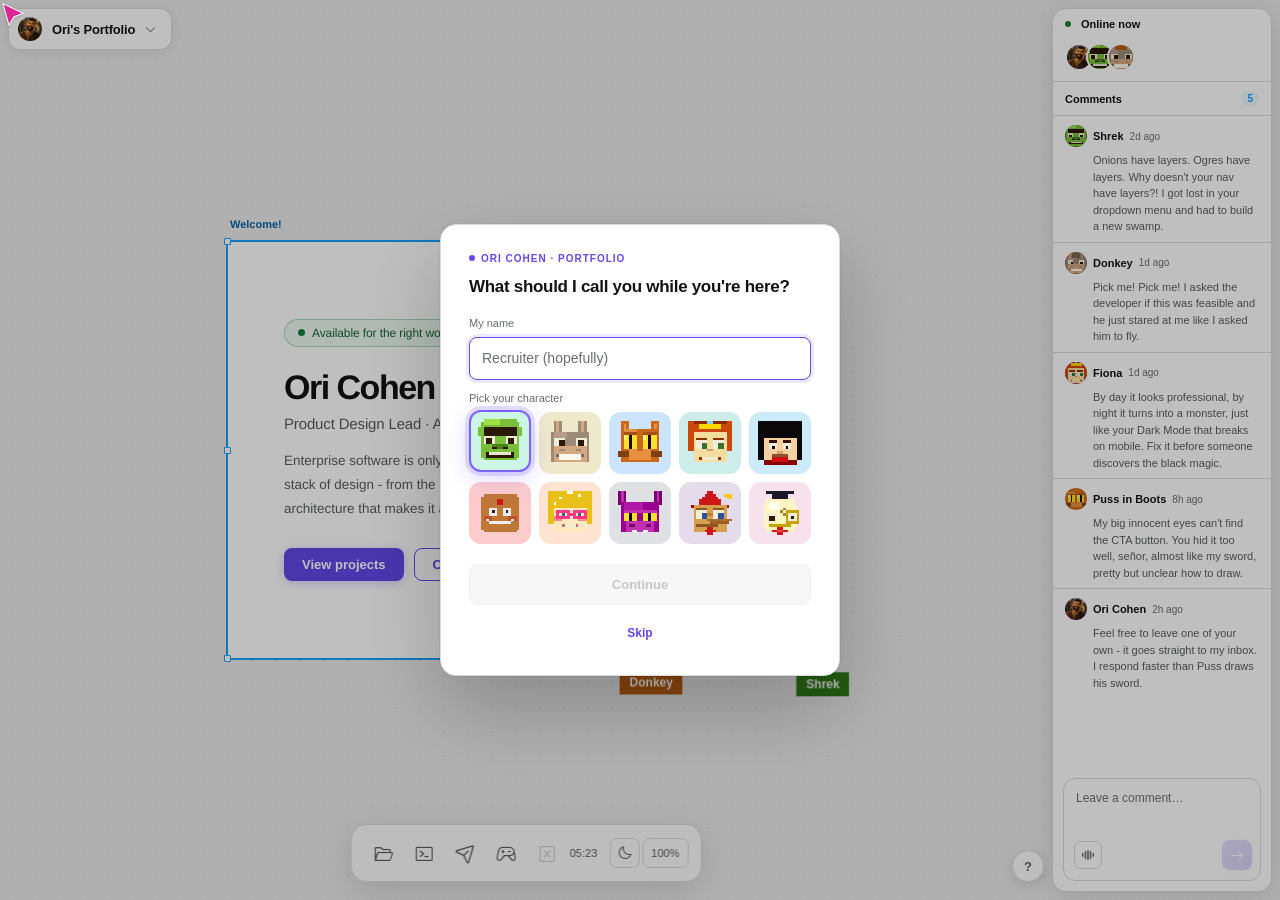
<file: index.html>
<!DOCTYPE html>
<html lang="en" data-theme="light">
<head>
<meta charset="UTF-8"/>
<meta name="viewport" content="width=device-width,initial-scale=1.0"/>
<title>Ori Cohen · Product Design Lead · AI Products &amp; Design Systems</title>
<meta name="description" content="Ori Cohen - Product Design Lead in Israel. AI products, enterprise design systems, Figma plugins, and the details that hold them together."/>
<meta name="author" content="Ori Cohen"/>
<link rel="canonical" href="https://oricohen.co/"/>
<meta property="og:type" content="website"/>
<meta property="og:title" content="Ori Cohen · Product Design Lead"/>
<meta property="og:description" content="Product Design Lead. AI products, enterprise design systems, and the details that hold them together."/>
<meta property="og:url" content="https://oricohen.co/"/>
<meta property="og:image" content="https://oricohen.co/Assets/Media/general/og-image-v2.jpg"/>
<meta property="og:image:width" content="1200"/>
<meta property="og:image:height" content="630"/>
<meta property="og:image:alt" content="Ori Cohen's portfolio: a design canvas with his intro card, a comments panel and cursors."/>
<meta name="twitter:card" content="summary_large_image"/>
<meta name="twitter:title" content="Ori Cohen · Product Design Lead"/>
<meta name="twitter:description" content="Product Design Lead. AI products, enterprise design systems, and the details that hold them together."/>
<meta name="twitter:image" content="https://oricohen.co/Assets/Media/general/og-image-v2.jpg"/>
<link rel="icon" type="image/svg+xml" href="Assets/favicon.svg"/>
<link rel="apple-touch-icon" href="Assets/apple-touch-icon.png"/>
<!-- Press Start 2P loaded on demand (only used in A11y game) via JS -->
<!-- Design tokens inlined — zero-latency, no extra HTTP request.
     Single source of truth: tokens.css is kept for case study pages which load it externally. -->
<style>
:root{--gray-0:#FFFFFF;--gray-50:#F5F5F5;--gray-100:#EBEBEB;--gray-200:#D9D9D9;--gray-300:#BFBFBF;--gray-400:#999999;--gray-500:#737373;--gray-600:#595959;--gray-700:#3D3D3D;--gray-750:#333333;--gray-800:#2C2C2C;--gray-850:#222222;--gray-900:#1E1E1E;--gray-950:#1A1A1A;--purple-50:#F4F2FF;--purple-100:#E8E3FF;--purple-200:#D0C7FF;--purple-300:#B0A0FF;--purple-400:#9F8AFF;--purple-500:#7B61FF;--purple-600:#6248E8;--purple-700:#4D35C8;--purple-800:#3A278A;--purple-900:#2A1F7A;--blue-50:#EEF6FF;--blue-100:#D0E8FE;--blue-200:#A8D4FD;--blue-300:#75B9FC;--blue-400:#4DAEFB;--blue-500:#18A0FB;--blue-600:#0882D4;--blue-700:#0664A8;--blue-800:#054880;--vg-50:#f7f8f8;--vg-75:#f3f4f5;--vg-300:#d0d3d6;--vg-500:#b0b6bb;--vg-600:#8d9296;--vg-650:#7b7f83;--vg-700:#6a6d70;--vg-750:#585b5e;--vg-950:#121213;--radius-xs:2px;--radius-sm:4px;--radius-md:8px;--radius-lg:12px;--radius-xl:16px;--radius-full:9999px;--ease:cubic-bezier(.4,0,.2,1);--spring:cubic-bezier(.22,.68,0,1.2);--duration-fast:100ms;--duration-base:150ms;--duration-slow:300ms;--font-sans:-apple-system,BlinkMacSystemFont,'Helvetica Neue',sans-serif;--font-mono:Consolas,'Courier New',monospace}
:root{--surface-canvas:var(--gray-100);--surface-default:var(--gray-0);--surface-raised:var(--gray-50);--surface-sunken:var(--gray-100);--surface-overlay:var(--gray-0);--border-subtle:var(--gray-200);--border-default:var(--gray-300);--border-strong:var(--gray-400);--text-primary:var(--vg-950);--text-secondary:var(--vg-750);--text-tertiary:var(--vg-700);--text-brand:var(--blue-700);--text-disabled:var(--vg-500);--text-inverse:var(--vg-50);--action-primary:var(--purple-600);--action-primary-hover:var(--purple-700);--action-primary-subtle:var(--purple-50);--action-secondary:var(--blue-500);--action-secondary-subtle:var(--blue-50);--state-hover:var(--gray-100);--state-active:rgba(24,160,251,.08);--state-focus:var(--blue-500);--overlay-backdrop:rgba(0,0,0,.25);--overlay-glass:rgba(255,255,255,.88);--overlay-glass-bd:var(--gray-200);--terminal-bg:var(--gray-0);--terminal-text:var(--gray-950);--terminal-grey:var(--gray-400);--terminal-prompt:#3DAD38;--terminal-key:#881391;--terminal-string:#C41A16;--terminal-dir:#0066CC;--terminal-link:#0066CC}
[data-theme="dark"]{--surface-canvas:var(--gray-900);--surface-default:var(--gray-800);--surface-raised:var(--gray-750);--surface-sunken:var(--gray-850);--surface-overlay:var(--gray-800);--border-subtle:var(--gray-700);--border-default:#464646;--border-strong:var(--gray-600);--text-primary:var(--vg-75);--text-secondary:var(--vg-300);--text-tertiary:var(--vg-500);--text-brand:var(--blue-400);--text-disabled:var(--vg-750);--text-inverse:var(--vg-950);--action-primary-subtle:rgba(98,72,232,.15);--action-secondary-subtle:rgba(24,160,251,.12);--state-hover:rgba(255,255,255,.05);--state-active:rgba(24,160,251,.12);--overlay-backdrop:rgba(0,0,0,.60);--overlay-glass:rgba(40,40,40,.90);--overlay-glass-bd:var(--gray-700);--terminal-bg:#0D0D0D;--terminal-text:#DDDDDD;--terminal-grey:var(--gray-600);--terminal-prompt:#4A9EFF;--terminal-key:#FF79C6;--terminal-string:#F1FA8C;--terminal-dir:#8BE9FD;--terminal-link:#8BE9FD}
:root{--panel:var(--surface-default);--canvas:var(--surface-canvas);--wbg:var(--surface-default);--whdr:var(--surface-raised);--inp:var(--surface-sunken);--frm:var(--surface-default);--mbox:var(--surface-overlay);--bd:var(--border-subtle);--bd2:var(--border-default);--bd3:var(--border-subtle);--wbd:var(--border-subtle);--mbd:var(--border-subtle);--tx:var(--text-primary);--tx2:var(--text-secondary);--tx3:var(--text-tertiary);--tx-brand:var(--text-brand);--tx-dis:var(--text-disabled);--tx-inv:var(--text-inverse);--hov:var(--state-hover);--act:var(--state-active);--mbg:var(--overlay-backdrop);--glass:var(--overlay-glass);--glass-bd:var(--overlay-glass-bd);--blue:var(--action-secondary);--figma:var(--action-primary);--f:var(--font-sans);--mono:var(--font-mono);--r-xs:var(--radius-xs);--r-sm:var(--radius-sm);--r-md:var(--radius-md);--r-lg:var(--radius-lg);--r-xl:var(--radius-xl);--r-full:var(--radius-full);--tbg:var(--terminal-bg);--ttx:var(--terminal-text);--tgrey:var(--terminal-grey);--tprompt:var(--terminal-prompt);--tkey:var(--terminal-key);--tstr:var(--terminal-string);--tdir:var(--terminal-dir);--tlink:var(--terminal-link);--thdr:var(--surface-canvas);--thdr-bd:var(--border-subtle);--dot:rgba(0,0,0,.05)}
[data-theme="dark"]{--thdr:#1C1C1C;--thdr-bd:var(--border-subtle);--dot:rgba(255,255,255,.04)}
.skip-nav{position:absolute;top:-100%;left:0;z-index:99999;padding:8px 16px;background:var(--figma);color:#fff;font-size:14px;font-weight:600;border-radius:0 0 8px 0;text-decoration:none;transition:top .1s}
.skip-nav:focus{top:0}
#cvp{transition:opacity .18s ease-out}
html.cv-wait #cvp{opacity:0;transition:none}
@media(prefers-reduced-motion:reduce){#cvp{transition:none}}
</style>
<!-- Restore saved theme before CSS paints — prevents flash of light mode on reload -->
<script>try{if(localStorage.getItem('ori-theme')==='dark')document.documentElement.setAttribute('data-theme','dark')}catch(e){}
/* Hide the canvas until the inline script before main.js has centred the frame. The timeout is a safety net only. */
document.documentElement.classList.add('cv-wait');setTimeout(function(){document.documentElement.classList.remove('cv-wait')},3000);</script>
<!-- Preload icon font — starts downloading immediately instead of after phosphor.css is parsed -->
<link rel="preload" href="Assets/fonts/phosphor/Phosphor.woff2" as="font" type="font/woff2" crossorigin>
<link rel="preload" href="Assets/Media/general/ori-profile-144.webp" as="image" type="image/webp"/>
<link rel="sitemap" type="application/xml" href="/sitemap.xml"/>
<link rel="stylesheet" href="Assets/fonts/phosphor/phosphor.css"/>
<link rel="stylesheet" href="src/styles.css?v=202610070648"/>
<script type="application/ld+json">
{
  "@context": "https://schema.org",
  "@graph": [
    {
      "@type": "Person",
      "@id": "https://oricohen.co/#person",
      "name": "Ori Cohen",
      "alternateName": "אורי כהן",
      "jobTitle": "Product Design Lead",
      "address": { "@type": "PostalAddress", "addressCountry": "IL" },
      "alumniOf": {
        "@type": "Organization",
        "name": "Verint",
        "url": "https://www.verint.com"
      },
      "url": "https://oricohen.co/",
      "image": "https://oricohen.co/Assets/Media/general/ori-profile.webp",
      "sameAs": [
        "https://www.linkedin.com/in/ori-cohen-hello/",
        "https://github.com/Oricohen10"
      ],
      "knowsAbout": ["Product Design", "AI Product Design", "Conversational AI", "Agentic UX", "Design Systems", "Design Tokens", "Figma", "Figma Plugins", "UX Design", "Enterprise Software", "Design Leadership"]
    },
    {
      "@type": "WebSite",
      "@id": "https://oricohen.co/#website",
      "url": "https://oricohen.co/",
      "name": "Ori Cohen - Product Design Lead, AI Products & Design Systems",
      "description": "Portfolio of Ori Cohen, Product Design Lead for AI products and design systems.",
      "author": { "@id": "https://oricohen.co/#person" }
    },
    {
      "@type": "WebPage",
      "@id": "https://oricohen.co/",
      "url": "https://oricohen.co/",
      "name": "Ori Cohen - Product Design Lead, AI Products & Design Systems",
      "isPartOf": { "@id": "https://oricohen.co/#website" },
      "about": { "@id": "https://oricohen.co/#person" },
      "description": "Enterprise design systems, AI product design, and the details that hold them together."
    }
  ]
}
</script>
</head>
<body>

<a href="#main-content" class="skip-nav">Skip to main content</a>

<!-- Cursor — 3 states: arrow (default) · hand (space) · grab (space+drag) -->
<div id="cursor" aria-hidden="true">
  <!-- State: arrow (Ori's exact Figma cursor) -->
  <svg id="cur-arrow" width="26" height="28" viewBox="3 2 27 27" fill="none" xmlns="http://www.w3.org/2000/svg" aria-hidden="true">
    <defs>
      <filter id="cshadow" x="-30%" y="-30%" width="160%" height="160%">
        <feDropShadow dx="0" dy="1" stdDeviation="1.5" flood-color="rgba(0,0,0,0.18)"/>
      </filter>
    </defs>
    <g filter="url(#cshadow)">
      <path d="M12.5448 26L6.72762 5.59339L26 14.8132L17.1816 17.9377L12.5448 26Z" fill="currentColor"/>
      <path d="M6.9457 5.14539L26.2178 14.3651L27.2985 14.8826L26.1697 15.2813L17.5259 18.3444L12.9812 26.2464L12.3881 27.2792L12.0614 26.1349L6.24434 5.72851L5.94119 4.66488L6.9457 5.14539Z" fill="none" stroke="#F5FAFF" stroke-width="1"/>
    </g>
  </svg>
  <!-- State: open hand (space held — pan mode) — same Group 19.svg design -->
  <svg id="cur-hand" width="20" height="22" viewBox="3 2 19 22" fill="none" style="display:none;position:absolute;top:0;left:0" aria-hidden="true">
    <defs>
      <filter id="hshad" x="-30%" y="-30%" width="160%" height="160%">
        <feDropShadow dx="0" dy="1" stdDeviation="1.4" flood-color="rgba(0,0,0,0.22)"/>
      </filter>
    </defs>
    <g filter="url(#hshad)">
      <path d="M13.3955 2.90039C14.2678 2.90048 15.0138 3.43265 15.3311 4.18945C15.6432 4.00561 16.0072 3.90039 16.3955 3.90039C17.5551 3.90051 18.4951 4.84024 18.4951 6V7.10254C18.768 6.97282 19.0735 6.90039 19.3955 6.90039C20.5551 6.90051 21.4951 7.84024 21.4951 9V17C21.4951 20.3689 18.7643 23.0995 15.3955 23.0996H14.3955C12.5375 23.0996 10.8731 22.2678 9.75586 20.96C9.72947 20.9368 9.70259 20.9139 9.67676 20.8896L4.67188 16.1836C3.73192 15.2999 3.63774 13.8218 4.45996 12.8262C5.26586 11.8502 6.68046 11.6719 7.70117 12.4258L8.29492 12.8633V7C8.29492 5.84017 9.23568 4.90039 10.3955 4.90039C10.7172 4.90042 11.0223 4.97212 11.2949 5.10156V5C11.2949 3.8402 12.2357 2.90039 13.3955 2.90039Z" fill="#DD2590"/>
      <path d="M13.3953 4C12.843 4 12.3953 4.4477 12.3953 5V12H11.3953V7C11.3953 6.4477 10.9475 6 10.3953 6C9.84296 6 9.39526 6.4477 9.39526 7V15.0448L7.04786 13.3105C6.49926 12.9052 5.74316 12.9989 5.30766 13.5262C4.85546 14.0739 4.90756 14.8949 5.42556 15.3819L10.4305 20.0878C10.4653 20.1205 10.5009 20.1514 10.5371 20.1805C11.4541 21.2917 12.842 22 14.3953 22H15.3953C18.1567 22 20.3953 19.7614 20.3953 17V9C20.3953 8.4477 19.9475 8 19.3953 8C18.843 8 18.3953 8.4477 18.3953 9V12H17.3953V6C17.3953 5.4477 16.9475 5 16.3953 5C15.8436 5 15.3963 5.4466 15.3953 5.998V12H14.3953V5C14.3953 4.4477 13.9476 4 13.3953 4Z" fill="white"/>
    </g>
  </svg>
  <!-- State: open grab (space + drag — actively panning) — from Group 19.svg -->
  <svg id="cur-grab" width="20" height="22" viewBox="3 2 19 22" fill="none" style="display:none;position:absolute;top:0;left:0" aria-hidden="true">
    <defs>
      <filter id="gshad" x="-30%" y="-30%" width="160%" height="160%">
        <feDropShadow dx="0" dy="1" stdDeviation="1.4" flood-color="rgba(0,0,0,0.22)"/>
      </filter>
    </defs>
    <g filter="url(#gshad)">
      <path d="M13.3955 2.90039C14.2678 2.90048 15.0138 3.43265 15.3311 4.18945C15.6432 4.00561 16.0072 3.90039 16.3955 3.90039C17.5551 3.90051 18.4951 4.84024 18.4951 6V7.10254C18.768 6.97282 19.0735 6.90039 19.3955 6.90039C20.5551 6.90051 21.4951 7.84024 21.4951 9V17C21.4951 20.3689 18.7643 23.0995 15.3955 23.0996H14.3955C12.5375 23.0996 10.8731 22.2678 9.75586 20.96C9.72947 20.9368 9.70259 20.9139 9.67676 20.8896L4.67188 16.1836C3.73192 15.2999 3.63774 13.8218 4.45996 12.8262C5.26586 11.8502 6.68046 11.6719 7.70117 12.4258L8.29492 12.8633V7C8.29492 5.84017 9.23568 4.90039 10.3955 4.90039C10.7172 4.90042 11.0223 4.97212 11.2949 5.10156V5C11.2949 3.8402 12.2357 2.90039 13.3955 2.90039Z" fill="#DD2590"/>
      <path d="M13.3953 4C12.843 4 12.3953 4.4477 12.3953 5V12H11.3953V7C11.3953 6.4477 10.9475 6 10.3953 6C9.84296 6 9.39526 6.4477 9.39526 7V15.0448L7.04786 13.3105C6.49926 12.9052 5.74316 12.9989 5.30766 13.5262C4.85546 14.0739 4.90756 14.8949 5.42556 15.3819L10.4305 20.0878C10.4653 20.1205 10.5009 20.1514 10.5371 20.1805C11.4541 21.2917 12.842 22 14.3953 22H15.3953C18.1567 22 20.3953 19.7614 20.3953 17V9C20.3953 8.4477 19.9475 8 19.3953 8C18.843 8 18.3953 8.4477 18.3953 9V12H17.3953V6C17.3953 5.4477 16.9475 5 16.3953 5C15.8436 5 15.3963 5.4466 15.3953 5.998V12H14.3953V5C14.3953 4.4477 13.9476 4 13.3953 4Z" fill="white"/>
    </g>
  </svg>
  <div id="ctag">Visitor</div>
</div>

<!-- Modal -->
<div id="modal-bg"><div id="modal-box" role="dialog" aria-modal="true" aria-labelledby="modal-q">
  <div class="m-badge"><div class="m-dot"></div>Ori Cohen · Portfolio</div>
  <p class="m-q" id="modal-q">What should I call you while you're here?</p>
  <div class="m-av-label" id="name-label">My name</div>
  <input type="text" id="name-input" class="field" placeholder="Recruiter (hopefully)" maxlength="20" autocomplete="off" aria-labelledby="name-label"/>
  <div class="m-av-label">Pick your character</div>
  <div id="m-av-grid" class="m-av-grid"></div>
  <button id="btn-go" disabled>Continue</button>
  <button id="btn-skip" class="btn btn-tertiary">Skip</button>
</div></div>

<!-- Toast -->
<div id="toast" role="status" aria-live="polite"><span id="tmsg"></span></div>

<!-- ══════════ FLOATING WINDOWS ══════════ -->

<!-- Projects -->
<span id="main-content" tabindex="-1" style="position:absolute;top:0;left:0;width:0;height:0;overflow:hidden"></span>
<div class="win" id="win-projects" role="dialog" aria-modal="true" aria-label="Projects" tabindex="-1" style="width:860px;height:760px">
  <div class="wh" onmousedown="startDrag(event,'win-projects')">
    <div class="wcs">
      <div class="wc cl" onclick="closeWin('projects')">×</div>

      <div class="wc mx" onclick="maximizeWin('projects')">+</div>
    </div>
    <span class="wt">portfolio.fig</span>
    <div class="wrc">
      <button class="wrc-btn on" id="vt-grid" data-tip="Grid view" aria-label="Grid view" aria-pressed="true" onclick="setView('grid')">
        <i class="ph ph-squares-four"></i>
      </button>
      <button class="wrc-btn" id="vt-list" data-tip="List view" aria-label="List view" aria-pressed="false" onclick="setView('list')">
        <i class="ph ph-list"></i>
      </button>
    </div>
  </div>
  <div class="wib">
    <h2 class="wib-title">Projects</h2>
  </div>

  <!-- GRID VIEW — priority order -->
  <div class="wb" id="view-grid">
    <!-- 1. Verint Design System 2.0 -->
    <div class="pg-card" role="button" tabindex="0" onclick="openWin('proj-lux')" onkeydown="if(event.key==='Enter'||event.key===' ')openWin('proj-lux')">
      <div class="pg-card-thumb">
        <img src="cases/lux/images/lux-thumb.webp"
             data-src-light="cases/lux/images/lux-thumb.webp"
             data-src-dark="cases/lux/images/lux-thumb-dark.webp"
             alt="Verint LUX 2.0 Design System - component library overview" width="1280" height="800" loading="lazy" style="width:100%;height:100%;object-fit:cover;object-position:center top;display:block">
      </div>
      <div class="pg-card-body">
        <div class="pg-card-name">Verint Design System</div>
        <div class="pg-card-desc">LUX 2.0 replaced seven years of design debt with a token-driven system that lets a designer change a color in Figma and see it live in code.</div>
      </div>
    </div>
    <!-- 2. My Verint -->
    <div class="pg-card" role="button" tabindex="0" onclick="openWin('proj-myverint')" onkeydown="if(event.key==='Enter'||event.key===' ')openWin('proj-myverint')">
      <div class="pg-card-thumb">
        <img src="cases/myverint/images/thumbnail.webp"
             data-src-light="cases/myverint/images/thumbnail.webp"
             data-src-dark="cases/myverint/images/thumbnail-dark.webp"
             alt="My Verint mobile app - AI assistant and schedule management for contact center employees" width="1600" height="1000" loading="lazy"/>
      </div>
      <div class="pg-card-body">
        <div class="pg-card-name">My Verint</div>
        <div class="pg-card-desc">Merged two legacy mobile apps into one AI-first experience for 10,000+ contact center employees. 85% of users now complete their tasks through conversation instead of navigating screens.</div>
      </div>
    </div>
    <!-- 3. Verint Copilot -->
    <div class="pg-card" role="button" tabindex="0" onclick="openWin('proj-copilot')" onkeydown="if(event.key==='Enter'||event.key===' ')openWin('proj-copilot')">
      <div class="pg-card-thumb">
        <img src="cases/copilot/images/thumbnail.webp"
             data-src-light="cases/copilot/images/thumbnail.webp"
             data-src-dark="cases/copilot/images/thumbnail-dark.webp"
             alt="Verint Agent Copilot - real-time AI panel for contact center agents" width="1600" height="1000" loading="lazy"/>
      </div>
      <div class="pg-card-body">
        <div class="pg-card-name">Verint Copilot</div>
        <div class="pg-card-desc">A real-time AI panel embedded in Verint's contact center desktop. Reads the conversation as it happens and surfaces what the agent needs - before they have to search.</div>
      </div>
    </div>
    <!-- 4. LUX Plugins -->
    <div class="pg-card" role="button" tabindex="0" onclick="openWin('proj-plugins')" onkeydown="if(event.key==='Enter'||event.key===' ')openWin('proj-plugins')">
      <div class="pg-card-thumb">
        <img src="cases/plugins/images/thumbnail.webp"
             data-src-light="cases/plugins/images/thumbnail.webp"
             data-src-dark="cases/plugins/images/thumbnail-dark.webp"
             alt="LUX Plugins - Figma plugin UIs for token sync, layout creation, table generation, and icon search" width="640" height="360" loading="lazy"/>
      </div>
      <div class="pg-card-body">
        <div class="pg-card-name">LUX Plugins</div>
        <div class="pg-card-desc">Four Figma plugins that close the LUX 2.0 workflow loop - token sync, layout scaffolding, table generation, icon search. Thirty minutes of manual work, cut to one click.</div>
      </div>
    </div>
    <!-- 5. Supervisor Hub -->
    <div class="pg-card" role="button" tabindex="0" onclick="openWin('proj-supervisor')" onkeydown="if(event.key==='Enter'||event.key===' ')openWin('proj-supervisor')">
      <div class="pg-card-thumb">
        <!-- Light theme thumbnail -->
        <svg class="sh-thumb-light" viewBox="-20 -12 360 204" preserveAspectRatio="xMidYMid slice" fill="none" xmlns="http://www.w3.org/2000/svg" aria-hidden="true">
          <defs><radialGradient id="shl-a" cx="50%" cy="110%" r="70%"><stop offset="0%" stop-color="#E07840" stop-opacity=".06"/><stop offset="100%" stop-color="#E07840" stop-opacity="0"/></radialGradient></defs>
          <rect x="-20" y="-12" width="360" height="204" fill="#FFF7F0"/>
          <rect x="-20" y="-12" width="360" height="204" fill="url(#shl-a)"/>
          <rect x="28" y="14" width="82" height="72" rx="10" fill="#FFFFFF" stroke="#E0C8B0" stroke-width=".8"/>
          <circle cx="69" cy="50" r="22" fill="none" stroke="#EDE0D8" stroke-width="7"/>
          <circle cx="69" cy="50" r="22" fill="none" stroke="#E07840" stroke-width="7" stroke-dasharray="87 52" stroke-dashoffset="34" opacity=".85"/>
          <circle cx="69" cy="50" r="22" fill="none" stroke="#E07840" stroke-width="7" stroke-dasharray="22 117" stroke-dashoffset="-53" opacity=".6"/>
          <rect x="119" y="14" width="82" height="72" rx="10" fill="#FFFFFF" stroke="#E0C8B0" stroke-width=".8"/>
          <rect x="129" y="58" width="10" height="22" rx="3" fill="#E07840" opacity=".25"/>
          <rect x="143" y="47" width="10" height="33" rx="3" fill="#E07840" opacity=".45"/>
          <rect x="157" y="38" width="10" height="42" rx="3" fill="#E07840" opacity=".7"/>
          <rect x="171" y="44" width="10" height="36" rx="3" fill="#E07840" opacity=".5"/>
          <rect x="185" y="52" width="10" height="28" rx="3" fill="#E07840" opacity=".3"/>
          <rect x="210" y="14" width="82" height="72" rx="10" fill="#FFFFFF" stroke="#E0C8B0" stroke-width=".8"/>
          <rect x="222" y="32" width="58" height="6" rx="3" fill="#EDE0D8"/>
          <rect x="222" y="32" width="50" height="6" rx="3" fill="#5599E0" opacity=".45"/>
          <rect x="222" y="46" width="58" height="6" rx="3" fill="#EDE0D8"/>
          <rect x="222" y="46" width="38" height="6" rx="3" fill="#E07840" opacity=".65"/>
          <rect x="222" y="60" width="58" height="6" rx="3" fill="#EDE0D8"/>
          <rect x="222" y="60" width="46" height="6" rx="3" fill="#5599E0" opacity=".45"/>
          <rect x="28" y="96" width="264" height="1" fill="#D8CCC4" opacity=".6"/>
          <rect x="28" y="97" width="264" height="100" rx="8" fill="#FFFFFF"/>
          <rect x="28" y="97" width="264" height="14" rx="8" fill="#F8F2EC"/>
          <rect x="28" y="105" width="264" height="6" fill="#F8F2EC"/>
          <rect x="38" y="102" width="34" height="4" rx="2" fill="#B8B0A8" opacity=".7"/>
          <rect x="104" y="102" width="26" height="4" rx="2" fill="#B8B0A8" opacity=".6"/>
          <rect x="162" y="102" width="34" height="4" rx="2" fill="#B8B0A8" opacity=".5"/>
          <rect x="232" y="102" width="44" height="4" rx="2" fill="#B8B0A8" opacity=".4"/>
          <rect x="28" y="111" width="4" height="26" fill="#E07840" opacity=".9"/>
          <rect x="28" y="111" width="264" height="26" fill="#E07840" opacity=".04"/>
          <circle cx="48" cy="124" r="10" fill="#F5E8DC"/>
          <rect x="62" y="119" width="32" height="5" rx="2.5" fill="#4A4540" opacity=".75"/>
          <rect x="62" y="127" width="24" height="4" rx="2" fill="#E07840" opacity=".45"/>
          <rect x="104" y="118" width="48" height="12" rx="6" fill="#FFF0E8"/>
          <rect x="109" y="122" width="34" height="4" rx="2" fill="#E07840" opacity=".75"/>
          <rect x="162" y="118" width="52" height="12" rx="4" fill="#F0EDE8"/>
          <rect x="167" y="122" width="34" height="4" rx="2" fill="#4A4540" opacity=".55"/>
          <rect x="232" y="116" width="52" height="16" rx="5" fill="#FFF0E8"/>
          <rect x="238" y="121" width="38" height="5" rx="2.5" fill="#E07840" opacity=".75"/>
          <rect x="28" y="138" width="264" height="20" fill="none" stroke="#E0D8D0" stroke-width=".5" opacity=".6"/>
          <circle cx="48" cy="148" r="10" fill="#F0EAE2"/>
          <rect x="62" y="144" width="32" height="5" rx="2.5" fill="#4A4540" opacity=".45"/>
          <rect x="104" y="143" width="48" height="12" rx="6" fill="#FFF8F0"/>
          <rect x="109" y="147" width="30" height="4" rx="2" fill="#E07840" opacity=".45"/>
          <rect x="162" y="143" width="52" height="12" rx="4" fill="#F0EDE8"/>
          <rect x="167" y="147" width="26" height="4" rx="2" fill="#4A4540" opacity=".3"/>
          <rect x="28" y="159" width="264" height="16" fill="none" stroke="#E0D8D0" stroke-width=".4" opacity=".35"/>
          <circle cx="48" cy="167" r="10" fill="#EDE8E2" opacity=".6"/>
          <rect x="62" y="163" width="32" height="5" rx="2.5" fill="#9A9590" opacity=".3"/>
          <rect x="104" y="162" width="48" height="12" rx="6" fill="#F5F2EE" opacity=".7"/>
          <rect x="109" y="166" width="26" height="4" rx="2" fill="#5599E0" opacity=".2"/>
        </svg>
        <!-- Dark theme thumbnail -->
        <svg class="sh-thumb-dark" viewBox="-20 -12 360 204" preserveAspectRatio="xMidYMid slice" fill="none" xmlns="http://www.w3.org/2000/svg" aria-hidden="true">
          <defs>
            <filter id="shd-glo"  x="-80%" y="-80%" width="260%" height="260%"><feGaussianBlur in="SourceGraphic" stdDeviation="10"/></filter>
            <filter id="shd-glo2" x="-50%" y="-50%" width="200%" height="200%"><feGaussianBlur in="SourceGraphic" stdDeviation="4"/></filter>
            <radialGradient id="shd-a" cx="50%" cy="110%" r="70%"><stop offset="0%" stop-color="#FCA878" stop-opacity=".18"/><stop offset="100%" stop-color="#FCA878" stop-opacity="0"/></radialGradient>
          </defs>
          <rect x="-20" y="-12" width="360" height="204" fill="#130F0D"/>
          <rect x="-20" y="-12" width="360" height="204" fill="url(#shd-a)"/>
          <rect x="28" y="102" width="264" height="26" fill="#FCA878" filter="url(#shd-glo)" opacity=".45"/>
          <rect x="28" y="14" width="82" height="72" rx="10" fill="#1A1412" stroke="#FCA878" stroke-width=".8" opacity=".55"/>
          <circle cx="69" cy="50" r="22" fill="none" stroke="#3A3C3E" stroke-width="7"/>
          <circle cx="69" cy="50" r="22" fill="none" stroke="#FCA878" stroke-width="7" stroke-dasharray="87 52" stroke-dashoffset="34" opacity=".8"/>
          <circle cx="69" cy="50" r="22" fill="none" stroke="#FCA878" stroke-width="7" stroke-dasharray="22 117" stroke-dashoffset="-53" opacity=".6"/>
          <circle cx="69" cy="50" r="22" fill="none" stroke="#FCA878" filter="url(#shd-glo2)" stroke-width="7" stroke-dasharray="87 52" stroke-dashoffset="34" opacity=".4"/>
          <rect x="119" y="14" width="82" height="72" rx="10" fill="#1A1412" stroke="#FCA878" stroke-width=".8" opacity=".45"/>
          <rect x="129" y="58" width="10" height="22" rx="3" fill="#FCA878" opacity=".25"/>
          <rect x="143" y="47" width="10" height="33" rx="3" fill="#FCA878" opacity=".4"/>
          <rect x="157" y="38" width="10" height="42" rx="3" fill="#FCA878" opacity=".65"/>
          <rect x="171" y="44" width="10" height="36" rx="3" fill="#FCA878" opacity=".45"/>
          <rect x="185" y="52" width="10" height="28" rx="3" fill="#FCA878" opacity=".3"/>
          <rect x="210" y="14" width="82" height="72" rx="10" fill="#1A1412" stroke="#FCA878" stroke-width=".8" opacity=".4"/>
          <rect x="222" y="32" width="58" height="6" rx="3" fill="#2A2520"/>
          <rect x="222" y="32" width="50" height="6" rx="3" fill="#66AFFF" opacity=".4"/>
          <rect x="222" y="46" width="58" height="6" rx="3" fill="#2A2520"/>
          <rect x="222" y="46" width="38" height="6" rx="3" fill="#FCA878" opacity=".6"/>
          <rect x="222" y="60" width="58" height="6" rx="3" fill="#2A2520"/>
          <rect x="222" y="60" width="46" height="6" rx="3" fill="#66AFFF" opacity=".4"/>
          <rect x="28" y="96" width="264" height="1" fill="#3A3C3E" opacity=".5"/>
          <rect x="28" y="97" width="264" height="115" rx="8" fill="#1A1412"/>
          <rect x="28" y="97" width="264" height="14" rx="8" fill="#1E1A18"/>
          <rect x="28" y="105" width="264" height="6" fill="#1E1A18"/>
          <rect x="38" y="102" width="34" height="4" rx="2" fill="#46494B" opacity=".7"/>
          <rect x="104" y="102" width="26" height="4" rx="2" fill="#46494B" opacity=".6"/>
          <rect x="162" y="102" width="34" height="4" rx="2" fill="#46494B" opacity=".5"/>
          <rect x="232" y="102" width="44" height="4" rx="2" fill="#46494B" opacity=".4"/>
          <rect x="28" y="111" width="4" height="26" fill="#FCA878" opacity=".9"/>
          <rect x="28" y="111" width="264" height="26" fill="#FCA878" opacity=".07"/>
          <circle cx="48" cy="124" r="10" fill="#2D1E10" opacity=".9"/>
          <rect x="62" y="119" width="32" height="5" rx="2.5" fill="#C0C5C9" opacity=".8"/>
          <rect x="62" y="127" width="24" height="4" rx="2" fill="#FCA878" opacity=".4"/>
          <rect x="104" y="118" width="48" height="12" rx="6" fill="#2D1E10"/>
          <rect x="109" y="122" width="34" height="4" rx="2" fill="#FCA878" opacity=".7"/>
          <rect x="162" y="118" width="52" height="12" rx="4" fill="#1E1A18"/>
          <rect x="167" y="122" width="34" height="4" rx="2" fill="#F7F8F8" opacity=".6"/>
          <rect x="232" y="116" width="52" height="16" rx="5" fill="#2D1E10"/>
          <rect x="238" y="121" width="38" height="5" rx="2.5" fill="#FCA878" opacity=".75"/>
          <rect x="28" y="138" width="264" height="20" fill="none" stroke="#3A3C3E" stroke-width=".5" opacity=".4"/>
          <circle cx="48" cy="148" r="10" fill="#1C1D1A" opacity=".7"/>
          <rect x="62" y="144" width="32" height="5" rx="2.5" fill="#C0C5C9" opacity=".55"/>
          <rect x="104" y="143" width="48" height="12" rx="6" fill="#2A2010" opacity=".7"/>
          <rect x="109" y="147" width="30" height="4" rx="2" fill="#FCA878" opacity=".45"/>
          <rect x="162" y="143" width="52" height="12" rx="4" fill="#1E1A18"/>
          <rect x="167" y="147" width="26" height="4" rx="2" fill="#F7F8F8" opacity=".35"/>
          <rect x="28" y="159" width="264" height="16" fill="none" stroke="#3A3C3E" stroke-width=".4" opacity=".18"/>
          <circle cx="48" cy="167" r="10" fill="#1A1A12" opacity=".4"/>
          <rect x="62" y="163" width="32" height="5" rx="2.5" fill="#3A3C3E" opacity=".35"/>
          <rect x="104" y="162" width="48" height="12" rx="6" fill="#1C1D20" opacity=".35"/>
          <rect x="109" y="166" width="26" height="4" rx="2" fill="#66AFFF" opacity=".15"/>
        </svg>
      </div>
      <div class="pg-card-body">
        <div class="pg-card-name">Supervisor Hub</div>
        <div class="pg-card-desc">Four fragmented WFM tools redesigned into one real-time dashboard for supervisors.</div>
      </div>
    </div>
    <div class="pg-card pg-card-soon" aria-hidden="true">
      <div class="pg-card-thumb pg-thumb-soon">
        <i class="ph ph-plus-circle"></i>
        <span>More coming soon</span>
      </div>
      <div class="pg-card-body">
        <div class="pg-card-name">In progress</div>
        <div class="pg-card-desc">More case studies are on the way.</div>
      </div>
    </div>
  </div>

  <!-- LIST VIEW -->
  <div class="wb" id="view-list" style="display:none">
    <div class="pl-table">
      <div class="pl-hdr">
        <span class="pl-hdr-cell">Project<button class="pl-sort-btn" aria-label="Sort by project name" data-sort="asc" onclick="sortProjectTable(this)"><i class="ph ph-arrow-up" aria-hidden="true"></i></button></span>
        <span class="pl-hdr-cell">Description</span>
        <span class="pl-hdr-cell">Type</span>
      </div>
      <!-- LUX Plugins -->
      <div class="pl-row" onclick="openWin('proj-plugins')" role="button" tabindex="0" onkeydown="if(event.key==='Enter'||event.key===' ')openWin('proj-plugins')">
        <div class="pl-name-cell">
<span class="pl-name">LUX Plugins</span>
        </div>
        <span class="pl-desc">4 Figma plugins that close the LUX 2.0 workflow loop - token sync, layout scaffolding, table generation, icon search.</span>
        <span class="chip chip--plugin">Figma Plugin</span>
      </div>
      <!-- My Verint -->
      <div class="pl-row" onclick="openWin('proj-myverint')" role="button" tabindex="0" onkeydown="if(event.key==='Enter'||event.key===' ')openWin('proj-myverint')">
        <div class="pl-name-cell">
<span class="pl-name">My Verint</span>
        </div>
        <span class="pl-desc">Merged two legacy mobile apps into one AI-first workforce experience. 85% of users now complete their tasks through conversation.</span>
        <span class="chip chip--mobile">Mobile</span>
      </div>
      <!-- Supervisor Hub -->
      <div class="pl-row" onclick="openWin('proj-supervisor')" role="button" tabindex="0" onkeydown="if(event.key==='Enter'||event.key===' ')openWin('proj-supervisor')">
        <div class="pl-name-cell">
<span class="pl-name">Supervisor Hub</span>
        </div>
        <span class="pl-desc">Collapsed 4 separate WFM tools into a unified dashboard for contact center supervisors.</span>
        <span class="chip chip--dash">Dashboard</span>
      </div>
      <!-- Verint Copilot -->
      <div class="pl-row" onclick="openWin('proj-copilot')" role="button" tabindex="0" onkeydown="if(event.key==='Enter'||event.key===' ')openWin('proj-copilot')">
        <div class="pl-name-cell">
<span class="pl-name">Verint Copilot</span>
        </div>
        <span class="pl-desc">Designed the UX for an enterprise AI assistant in contact centers. Zero to shipped in 6 months.</span>
        <span class="chip chip--ai">AI / Product</span>
      </div>
      <!-- Verint Design System 2.0 -->
      <div class="pl-row" onclick="openWin('proj-lux')" role="button" tabindex="0" onkeydown="if(event.key==='Enter'||event.key===' ')openWin('proj-lux')">
        <div class="pl-name-cell">
<span class="pl-name">Verint Design System</span>
        </div>
        <span class="pl-desc">Built Verint's design system from scratch. One design language for 40+ products.</span>
        <span class="chip chip--system">Design System</span>
      </div>
    </div>
  </div>
</div>

<!-- ═══ PROJECT DETAIL WINDOWS ═══ -->

<!-- LUX 2.0: loads case study in iframe -->
<div class="win" id="win-proj-lux" role="dialog" aria-modal="true" aria-label="Verint Design System Case Study" style="width:min(1080px, calc(100vw - 360px));height:min(720px, calc(100vh - 100px))">
  <div class="wh" onmousedown="startDrag(event,'win-proj-lux')">
    <div class="wcs">
      <div class="wc cl" onclick="closeWin('proj-lux')">×</div>
      <div class="wc mx" onclick="maximizeWin('proj-lux')">+</div>
    </div>
    <span class="wt">Verint Design System - Case Study</span>
  </div>
  <iframe class="proj-iframe" allow="fullscreen" src="cases/lux/index.html?v=202610070648" title="Verint Design System 2.0 Case Study" loading="lazy"></iframe>
</div>

<!-- My Verint: case study -->
<div class="win" id="win-proj-myverint" role="dialog" aria-modal="true" aria-label="My Verint Case Study" style="width:min(1320px, calc(100vw - 300px));height:min(820px, calc(100vh - 80px))">
  <div class="wh" onmousedown="startDrag(event,'win-proj-myverint')">
    <div class="wcs">
      <div class="wc cl" onclick="closeWin('proj-myverint')">×</div>
      <div class="wc mx" onclick="maximizeWin('proj-myverint')">+</div>
    </div>
    <span class="wt">My Verint - Case Study</span>
  </div>
  <iframe class="proj-iframe" allow="fullscreen" src="cases/myverint/index.html?v=202610070648" title="My Verint Case Study" loading="lazy"></iframe>
</div>

<!-- Verint Copilot: case study -->
<div class="win" id="win-proj-copilot" role="dialog" aria-modal="true" aria-label="Verint Copilot Case Study" style="width:min(1080px, calc(100vw - 360px));height:min(720px, calc(100vh - 100px))">
  <div class="wh" onmousedown="startDrag(event,'win-proj-copilot')">
    <div class="wcs">
      <div class="wc cl" onclick="closeWin('proj-copilot')">×</div>
      <div class="wc mx" onclick="maximizeWin('proj-copilot')">+</div>
    </div>
    <span class="wt">Agent Copilot - Case Study</span>
  </div>
  <iframe class="proj-iframe" allow="fullscreen" src="cases/copilot/index.html?v=202610070648" title="Agent Copilot Case Study" loading="lazy"></iframe>
</div>

<!-- LUX Plugins: case study -->
<div class="win" id="win-proj-plugins" role="dialog" aria-modal="true" aria-label="LUX Plugins Case Study" style="width:min(1080px, calc(100vw - 360px));height:min(720px, calc(100vh - 100px))">
  <div class="wh" onmousedown="startDrag(event,'win-proj-plugins')">
    <div class="wcs">
      <div class="wc cl" onclick="closeWin('proj-plugins')">×</div>
      <div class="wc mx" onclick="maximizeWin('proj-plugins')">+</div>
    </div>
    <span class="wt">LUX Plugins - Case Study</span>
  </div>
  <iframe class="proj-iframe" allow="fullscreen" src="cases/plugins/index.html?v=202610070648" title="LUX Plugins Case Study" loading="lazy"></iframe>
</div>

<!-- Supervisor Hub: placeholder -->
<div class="win" id="win-proj-supervisor" role="dialog" aria-modal="true" aria-label="Supervisor Hub Case Study" style="width:700px">
  <div class="wh" onmousedown="startDrag(event,'win-proj-supervisor')">
    <div class="wcs">
      <div class="wc cl" onclick="closeWin('proj-supervisor')">×</div>
      <div class="wc mx" onclick="maximizeWin('proj-supervisor')">+</div>
    </div>
    <span class="wt">Supervisor Hub - Case Study</span>
    <div class="wrc"></div>
  </div>
  <div class="wib"><h2 class="wib-title">Supervisor Hub</h2></div>
  <div class="proj-placeholder">
    <div class="proj-ph-thumb">
      <!-- Light theme placeholder -->
      <svg class="sh-thumb-light" viewBox="-20 -12 360 204" preserveAspectRatio="xMidYMid slice" fill="none" xmlns="http://www.w3.org/2000/svg" aria-hidden="true">
        <defs><radialGradient id="shl-b" cx="50%" cy="110%" r="70%"><stop offset="0%" stop-color="#E07840" stop-opacity=".06"/><stop offset="100%" stop-color="#E07840" stop-opacity="0"/></radialGradient></defs>
        <rect x="-20" y="-12" width="360" height="204" fill="#FFF7F0"/>
        <rect x="-20" y="-12" width="360" height="204" fill="url(#shl-b)"/>
        <rect x="28" y="14" width="82" height="72" rx="10" fill="#FFFFFF" stroke="#E0C8B0" stroke-width=".8"/>
        <circle cx="69" cy="50" r="22" fill="none" stroke="#EDE0D8" stroke-width="7"/>
        <circle cx="69" cy="50" r="22" fill="none" stroke="#E07840" stroke-width="7" stroke-dasharray="87 52" stroke-dashoffset="34" opacity=".85"/>
        <circle cx="69" cy="50" r="22" fill="none" stroke="#E07840" stroke-width="7" stroke-dasharray="22 117" stroke-dashoffset="-53" opacity=".6"/>
        <rect x="119" y="14" width="82" height="72" rx="10" fill="#FFFFFF" stroke="#E0C8B0" stroke-width=".8"/>
        <rect x="129" y="58" width="10" height="22" rx="3" fill="#E07840" opacity=".25"/>
        <rect x="143" y="47" width="10" height="33" rx="3" fill="#E07840" opacity=".45"/>
        <rect x="157" y="38" width="10" height="42" rx="3" fill="#E07840" opacity=".7"/>
        <rect x="171" y="44" width="10" height="36" rx="3" fill="#E07840" opacity=".5"/>
        <rect x="185" y="52" width="10" height="28" rx="3" fill="#E07840" opacity=".3"/>
        <rect x="210" y="14" width="82" height="72" rx="10" fill="#FFFFFF" stroke="#E0C8B0" stroke-width=".8"/>
        <rect x="222" y="32" width="58" height="6" rx="3" fill="#EDE0D8"/>
        <rect x="222" y="32" width="50" height="6" rx="3" fill="#5599E0" opacity=".45"/>
        <rect x="222" y="46" width="58" height="6" rx="3" fill="#EDE0D8"/>
        <rect x="222" y="46" width="38" height="6" rx="3" fill="#E07840" opacity=".65"/>
        <rect x="222" y="60" width="58" height="6" rx="3" fill="#EDE0D8"/>
        <rect x="222" y="60" width="46" height="6" rx="3" fill="#5599E0" opacity=".45"/>
        <rect x="28" y="96" width="264" height="1" fill="#D8CCC4" opacity=".6"/>
        <rect x="28" y="97" width="264" height="100" rx="8" fill="#FFFFFF"/>
        <rect x="28" y="97" width="264" height="14" rx="8" fill="#F8F2EC"/>
        <rect x="28" y="105" width="264" height="6" fill="#F8F2EC"/>
        <rect x="38" y="102" width="34" height="4" rx="2" fill="#B8B0A8" opacity=".7"/>
        <rect x="104" y="102" width="26" height="4" rx="2" fill="#B8B0A8" opacity=".6"/>
        <rect x="162" y="102" width="34" height="4" rx="2" fill="#B8B0A8" opacity=".5"/>
        <rect x="232" y="102" width="44" height="4" rx="2" fill="#B8B0A8" opacity=".4"/>
        <rect x="28" y="111" width="4" height="26" fill="#E07840" opacity=".9"/>
        <rect x="28" y="111" width="264" height="26" fill="#E07840" opacity=".04"/>
        <circle cx="48" cy="124" r="10" fill="#F5E8DC"/>
        <rect x="62" y="119" width="32" height="5" rx="2.5" fill="#4A4540" opacity=".75"/>
        <rect x="62" y="127" width="24" height="4" rx="2" fill="#E07840" opacity=".45"/>
        <rect x="104" y="118" width="48" height="12" rx="6" fill="#FFF0E8"/>
        <rect x="109" y="122" width="34" height="4" rx="2" fill="#E07840" opacity=".75"/>
        <rect x="162" y="118" width="52" height="12" rx="4" fill="#F0EDE8"/>
        <rect x="167" y="122" width="34" height="4" rx="2" fill="#4A4540" opacity=".55"/>
        <rect x="232" y="116" width="52" height="16" rx="5" fill="#FFF0E8"/>
        <rect x="238" y="121" width="38" height="5" rx="2.5" fill="#E07840" opacity=".75"/>
        <rect x="28" y="138" width="264" height="20" fill="none" stroke="#E0D8D0" stroke-width=".5" opacity=".6"/>
        <circle cx="48" cy="148" r="10" fill="#F0EAE2"/>
        <rect x="62" y="144" width="32" height="5" rx="2.5" fill="#4A4540" opacity=".45"/>
        <rect x="104" y="143" width="48" height="12" rx="6" fill="#FFF8F0"/>
        <rect x="109" y="147" width="30" height="4" rx="2" fill="#E07840" opacity=".45"/>
        <rect x="162" y="143" width="52" height="12" rx="4" fill="#F0EDE8"/>
        <rect x="167" y="147" width="26" height="4" rx="2" fill="#4A4540" opacity=".3"/>
        <rect x="28" y="159" width="264" height="16" fill="none" stroke="#E0D8D0" stroke-width=".4" opacity=".35"/>
        <circle cx="48" cy="167" r="10" fill="#EDE8E2" opacity=".6"/>
        <rect x="62" y="163" width="32" height="5" rx="2.5" fill="#9A9590" opacity=".3"/>
        <rect x="104" y="162" width="48" height="12" rx="6" fill="#F5F2EE" opacity=".7"/>
        <rect x="109" y="166" width="26" height="4" rx="2" fill="#5599E0" opacity=".2"/>
      </svg>
      <!-- Dark theme placeholder -->
      <svg class="sh-thumb-dark" viewBox="-20 -12 360 204" preserveAspectRatio="xMidYMid slice" fill="none" xmlns="http://www.w3.org/2000/svg" aria-hidden="true">
        <defs>
          <filter id="shd-glo2b" x="-80%" y="-80%" width="260%" height="260%"><feGaussianBlur in="SourceGraphic" stdDeviation="10"/></filter>
          <filter id="shd-glo3"  x="-50%" y="-50%" width="200%" height="200%"><feGaussianBlur in="SourceGraphic" stdDeviation="4"/></filter>
          <radialGradient id="shd-b" cx="50%" cy="110%" r="70%"><stop offset="0%" stop-color="#FCA878" stop-opacity=".18"/><stop offset="100%" stop-color="#FCA878" stop-opacity="0"/></radialGradient>
        </defs>
        <rect x="-20" y="-12" width="360" height="204" fill="#130F0D"/>
        <rect x="-20" y="-12" width="360" height="204" fill="url(#shd-b)"/>
        <rect x="28" y="102" width="264" height="26" fill="#FCA878" filter="url(#shd-glo2b)" opacity=".45"/>
        <rect x="28" y="14" width="82" height="72" rx="10" fill="#1A1412" stroke="#FCA878" stroke-width=".8" opacity=".55"/>
        <circle cx="69" cy="50" r="22" fill="none" stroke="#3A3C3E" stroke-width="7"/>
        <circle cx="69" cy="50" r="22" fill="none" stroke="#FCA878" stroke-width="7" stroke-dasharray="87 52" stroke-dashoffset="34" opacity=".8"/>
        <circle cx="69" cy="50" r="22" fill="none" stroke="#FCA878" stroke-width="7" stroke-dasharray="22 117" stroke-dashoffset="-53" opacity=".6"/>
        <circle cx="69" cy="50" r="22" fill="none" stroke="#FCA878" filter="url(#shd-glo3)" stroke-width="7" stroke-dasharray="87 52" stroke-dashoffset="34" opacity=".4"/>
        <rect x="119" y="14" width="82" height="72" rx="10" fill="#1A1412" stroke="#FCA878" stroke-width=".8" opacity=".45"/>
        <rect x="129" y="58" width="10" height="22" rx="3" fill="#FCA878" opacity=".25"/>
        <rect x="143" y="47" width="10" height="33" rx="3" fill="#FCA878" opacity=".4"/>
        <rect x="157" y="38" width="10" height="42" rx="3" fill="#FCA878" opacity=".65"/>
        <rect x="171" y="44" width="10" height="36" rx="3" fill="#FCA878" opacity=".45"/>
        <rect x="185" y="52" width="10" height="28" rx="3" fill="#FCA878" opacity=".3"/>
        <rect x="210" y="14" width="82" height="72" rx="10" fill="#1A1412" stroke="#FCA878" stroke-width=".8" opacity=".4"/>
        <rect x="222" y="32" width="58" height="6" rx="3" fill="#2A2520"/>
        <rect x="222" y="32" width="50" height="6" rx="3" fill="#66AFFF" opacity=".4"/>
        <rect x="222" y="46" width="58" height="6" rx="3" fill="#2A2520"/>
        <rect x="222" y="46" width="38" height="6" rx="3" fill="#FCA878" opacity=".6"/>
        <rect x="222" y="60" width="58" height="6" rx="3" fill="#2A2520"/>
        <rect x="222" y="60" width="46" height="6" rx="3" fill="#66AFFF" opacity=".4"/>
        <rect x="28" y="96" width="264" height="1" fill="#3A3C3E" opacity=".5"/>
        <rect x="28" y="97" width="264" height="115" rx="8" fill="#1A1412"/>
        <rect x="28" y="97" width="264" height="14" rx="8" fill="#1E1A18"/>
        <rect x="28" y="105" width="264" height="6" fill="#1E1A18"/>
        <rect x="38" y="102" width="34" height="4" rx="2" fill="#46494B" opacity=".7"/>
        <rect x="104" y="102" width="26" height="4" rx="2" fill="#46494B" opacity=".6"/>
        <rect x="162" y="102" width="34" height="4" rx="2" fill="#46494B" opacity=".5"/>
        <rect x="232" y="102" width="44" height="4" rx="2" fill="#46494B" opacity=".4"/>
        <rect x="28" y="111" width="4" height="26" fill="#FCA878" opacity=".9"/>
        <rect x="28" y="111" width="264" height="26" fill="#FCA878" opacity=".07"/>
        <circle cx="48" cy="124" r="10" fill="#2D1E10" opacity=".9"/>
        <rect x="62" y="119" width="32" height="5" rx="2.5" fill="#C0C5C9" opacity=".8"/>
        <rect x="62" y="127" width="24" height="4" rx="2" fill="#FCA878" opacity=".4"/>
        <rect x="104" y="118" width="48" height="12" rx="6" fill="#2D1E10"/>
        <rect x="109" y="122" width="34" height="4" rx="2" fill="#FCA878" opacity=".7"/>
        <rect x="162" y="118" width="52" height="12" rx="4" fill="#1E1A18"/>
        <rect x="167" y="122" width="34" height="4" rx="2" fill="#F7F8F8" opacity=".6"/>
        <rect x="232" y="116" width="52" height="16" rx="5" fill="#2D1E10"/>
        <rect x="238" y="121" width="38" height="5" rx="2.5" fill="#FCA878" opacity=".75"/>
        <rect x="28" y="138" width="264" height="20" fill="none" stroke="#3A3C3E" stroke-width=".5" opacity=".4"/>
        <circle cx="48" cy="148" r="10" fill="#1C1D1A" opacity=".7"/>
        <rect x="62" y="144" width="32" height="5" rx="2.5" fill="#C0C5C9" opacity=".55"/>
        <rect x="104" y="143" width="48" height="12" rx="6" fill="#2A2010" opacity=".7"/>
        <rect x="109" y="147" width="30" height="4" rx="2" fill="#FCA878" opacity=".45"/>
        <rect x="162" y="143" width="52" height="12" rx="4" fill="#1E1A18"/>
        <rect x="167" y="147" width="26" height="4" rx="2" fill="#F7F8F8" opacity=".35"/>
        <rect x="28" y="159" width="264" height="16" fill="none" stroke="#3A3C3E" stroke-width=".4" opacity=".18"/>
        <circle cx="48" cy="167" r="10" fill="#1A1A12" opacity=".4"/>
        <rect x="62" y="163" width="32" height="5" rx="2.5" fill="#3A3C3E" opacity=".35"/>
        <rect x="104" y="162" width="48" height="12" rx="6" fill="#1C1D20" opacity=".35"/>
        <rect x="109" y="166" width="26" height="4" rx="2" fill="#66AFFF" opacity=".15"/>
      </svg>
    </div>
    <div class="proj-ph-name">Supervisor Hub</div>
    <div class="proj-ph-badge">Dashboard</div>
    <div class="proj-ph-desc">Contact center supervisors were juggling 4 separate WFM tools. Redesigned the whole workflow into one real-time workspace.</div>
    <div class="proj-ph-wip">✦ Case study in progress</div>
  </div>
</div>

<!-- About / Terminal -->
<div class="win term-win" id="win-about" role="dialog" aria-modal="true" aria-label="About" style="width:760px;height:600px">
  <div class="wh" onmousedown="startDrag(event,'win-about')">
    <div class="wcs">
      <div class="wc cl" onclick="closeWin('about')">×</div>
      <div class="wc mx" onclick="maximizeWin('about')">+</div>
    </div>
    <span class="wt">Terminal: about ~ zsh</span>
    <div class="wrc"></div>
  </div>
  <div class="wb" id="term-wb">
    <div id="tcon"></div>
  </div>
</div>

<!-- Contact -->
<div class="win" id="win-contact" role="dialog" aria-modal="true" aria-label="Contact" style="width:340px">
  <div class="wh" onmousedown="startDrag(event,'win-contact')">
    <div class="wcs">
      <div class="wc cl" onclick="closeWin('contact')">×</div>
      <div class="wc mx" onclick="maximizeWin('contact')">+</div>
    </div>
    <span class="wt">contact</span>
  </div>
  <div class="wb" style="padding:0">
    <!-- Profile hero -->
    <div style="padding:28px 24px 20px;border-bottom:1px solid var(--bd3);display:flex;flex-direction:column;align-items:center;text-align:center;gap:12px">
      <div style="position:relative;display:inline-block">
        <div style="width:72px;height:72px;border-radius:50%;overflow:hidden;border:2.5px solid var(--bd2);background:var(--inp);display:flex;align-items:center;justify-content:center">
          <!-- Drop ori-photo.jpg next to the HTML to display here -->
          <img id="contact-photo" src="Assets/Media/general/ori-profile-144.webp" alt="Ori Cohen" width="72" height="72"
            style="width:100%;height:100%;object-fit:cover;display:block"
            onerror="this.style.display='none';this.nextElementSibling.style.display='flex'"/>
          <svg style="display:none;width:44px;height:44px;flex-shrink:0" viewBox="0 0 64 64" fill="none" xmlns="http://www.w3.org/2000/svg" aria-hidden="true">
            <defs><linearGradient id="cphoto-g" x1="0" y1="0" x2="64" y2="64" gradientUnits="userSpaceOnUse"><stop offset="0%" stop-color="#4ADE80"/><stop offset="48%" stop-color="#38BDF8"/><stop offset="100%" stop-color="#818CF8"/></linearGradient></defs>
            <path d="M18 4 L46 4 A14 14 0 0 1 60 18 L60 56 A4 4 0 0 1 56 60 L18 60 A14 14 0 0 1 4 46 L4 18 A14 14 0 0 1 18 4 Z" fill="url(#cphoto-g)"/>
          </svg>
        </div>
      </div>
      <div>
        <div style="font-size:15px;font-weight:700;color:var(--tx);letter-spacing:-.2px">Ori Cohen</div>
        <div style="font-size:11.5px;color:var(--tx2);margin-top:2px">Product Design Lead · AI &amp; Design Systems</div>
      </div>
      <div style="display:flex;align-items:center;gap:6px">
        <span style="width:6px;height:6px;border-radius:50%;background:#1BC47D;animation:pulse 1.8s infinite;flex-shrink:0"></span>
        <span class="avl-txt" style="font-size:11px;font-weight:600">Available for the right work</span>
      </div>
      <p style="margin:0;font-size:12px;color:var(--tx3);line-height:1.6;max-width:240px">Good design starts with a conversation. I'd love to have one. Reach out.</p>
    </div>
    <!-- Contact links -->
    <a class="clink" href="mailto:oricohenw@gmail.com">
      <div class="cico"><i class="ph ph-envelope-simple"></i></div>
      <div><div class="clbl">Email</div><div class="cval">oricohenw@gmail.com</div></div>
      <i class="ph ph-caret-right clink-arr"></i>
    </a>
    <a class="clink" href="https://www.linkedin.com/in/ori-cohen-hello/" target="_blank" rel="noopener">
      <div class="cico"><i class="ph ph-linkedin-logo"></i></div>
      <div><div class="clbl">LinkedIn</div><div class="cval">/in/ori-cohen-hello</div></div>
      <i class="ph ph-caret-right clink-arr"></i>
    </a>
    <a class="clink" href="tel:0543383953">
      <div class="cico"><i class="ph ph-phone"></i></div>
      <div><div class="clbl">Phone</div><div class="cval">054-338-3953</div></div>
      <i class="ph ph-caret-right clink-arr"></i>
    </a>
    <a class="clink" href="Assets/CV/Ori_Cohen_CV.docx" target="_blank" rel="noopener" download>
      <div class="cico"><i class="ph ph-file-arrow-down"></i></div>
      <div><div class="clbl">Resume</div><div class="cval">Download CV (.docx)</div></div>
      <i class="ph ph-caret-right clink-arr"></i>
    </a>
    <div class="lg-links">
      <button type="button" onclick="openLegal('privacy')">Privacy</button>
      <span aria-hidden="true">·</span>
      <button type="button" onclick="openLegal('accessibility')">Accessibility</button>
    </div>
  </div>
</div>


<!-- Privacy -->
<div class="win lg-win" id="win-privacy" role="dialog" aria-modal="true" aria-label="Privacy" style="width:520px;height:560px">
  <div class="wh" onmousedown="startDrag(event,'win-privacy')">
    <div class="wcs">
      <div class="wc cl" onclick="closeWin('privacy')">×</div>
      <div class="wc mx" onclick="maximizeWin('privacy')">+</div>
    </div>
    <span class="wt">privacy.md</span>
  </div>
  <div class="wb">
    <div class="lg-body" id="lg-privacy">
      <p class="lg-lede">This is a personal portfolio. It doesn't sell anything, show ads or share your data with anyone. Here's what it collects and why.</p>
      <h3>Who's responsible</h3>
      <p>Ori Cohen, Tel Aviv, Israel. For questions or requests, email <a href="mailto:oricohenw@gmail.com">oricohenw@gmail.com</a>.</p>
      <h3>Analytics</h3>
      <p>I use PostHog, hosted in the EU, to see which projects people read. It records page views, clicks, scroll depth, the windows you open, your device and browser, and your approximate city and country, based on your IP address.</p>
      <p>It also records session replays, so I can spot where the site is confusing. Anything you type is masked, and I can't tell who you are.</p>
      <h3>No cookies</h3>
      <p>Analytics don't use cookies, so there's no consent banner. A random ID is kept in your browser tab and deleted when you close it. If you come back tomorrow, you count as a new visitor.</p>
      <h3>Saved on your device</h3>
      <p>Your name and avatar, theme, comments and game scores are stored only in your browser. None of it is sent to me, except comments.</p>
      <h3>Comments</h3>
      <p>When you post a comment, your name and message are emailed to me through FormSubmit. I use them only to read and reply, and I'll delete them if you ask.</p>
      <h3>Other services</h3>
      <p>GitHub Pages hosts the site and keeps standard server logs. The contrast game loads a font from Google Fonts when you open it. Voice comments use your browser's built-in speech recognition, which Chrome processes through Google. Your audio never reaches this site.</p>
      <h3>Retention and your rights</h3>
      <p>Analytics data is kept under PostHog's standard retention limits. You can ask to see or delete any data about you at any time, or file a complaint with the Israeli Privacy Protection Authority.</p>
      <p class="lg-date">Last updated: October 2026</p>
    </div>
  </div>
</div>

<!-- Accessibility statement -->
<div class="win lg-win" id="win-accessibility" role="dialog" aria-modal="true" aria-label="Accessibility statement" style="width:520px;height:560px">
  <div class="wh" onmousedown="startDrag(event,'win-accessibility')">
    <div class="wcs">
      <div class="wc cl" onclick="closeWin('accessibility')">×</div>
      <div class="wc mx" onclick="maximizeWin('accessibility')">+</div>
    </div>
    <span class="wt">accessibility.md</span>
  </div>
  <div class="wb">
    <div class="lg-body" id="lg-accessibility">
      <p class="lg-lede">Accessibility is part of my job, so I hold this site to the same standard as the products I ship.</p>
      <h3>Standard</h3>
      <p>This site aims to meet WCAG 2.2 Level AA, which also covers Israeli Standard IS 5568.</p>
      <h3>What I've done</h3>
      <ul>
        <li>Every window, menu and case study works with a keyboard, with a visible focus indicator.</li>
        <li>Text contrast is at least 4.5:1, in both light and dark mode.</li>
        <li>Images and videos have text alternatives, and windows and controls are labeled for screen readers.</li>
        <li>You can always zoom, and case studies reduce animation when your system asks for it.</li>
        <li>Every page scores 100 for accessibility in Lighthouse.</li>
      </ul>
      <h3>Known limitations</h3>
      <p>Dragging windows and panning the canvas need a mouse, but you never have to do either. Windows open in place, and every section is available from the toolbar.</p>
      <p>Some decorative animation on the homepage, like the live cursors, keeps running when reduced motion is on. The contrast game is visual by design. Demo videos are silent screen recordings, so there's nothing to caption.</p>
      <h3>Found a barrier?</h3>
      <p>Let me know at <a href="mailto:oricohenw@gmail.com">oricohenw@gmail.com</a> or <a href="tel:0543383953">054-338-3953</a>. I'll get back to you within a few days.</p>
      <p class="lg-date">Last reviewed: October 2026</p>
    </div>
  </div>
</div>

<!-- Contrast Quest v2 — Pixel Edition -->
<div class="win" id="win-a11y" role="dialog" aria-modal="true" aria-label="A11y Game" style="width:460px" data-no-resize>
  <div class="wh" onmousedown="startDrag(event,'win-a11y')">
    <div class="wcs">
      <div class="wc cl" onclick="closeWin('a11y')">×</div>
      <div class="wc mx" onclick="maximizeWin('a11y')">+</div>
    </div>
    <span class="wt">contrast.quest</span>
  </div>
  <div class="wb" style="padding:0;overflow:hidden">

    <!-- Full game container — fixed 500 px, no overflow gap -->
    <div id="px-wrap" style="background:#080816;height:500px;overflow:hidden;display:flex;flex-direction:column;position:relative">

      <!-- Scanlines -->
      <div style="position:absolute;inset:0;background:repeating-linear-gradient(0deg,transparent,transparent 3px,rgba(0,0,0,.07) 3px,rgba(0,0,0,.07) 4px);pointer-events:none;z-index:50"></div>

      <!-- ── TITLE SCREEN ── -->
      <div id="px-title" style="display:flex;flex-direction:column;flex:1">
        <!-- Top bar with leaderboard button -->
        <div style="display:flex;align-items:center;justify-content:space-between;padding:0 14px;height:56px;flex-shrink:0;border-bottom:2px solid #1A1A3A">
          <!-- Player card compact -->
          <div style="display:flex;align-items:center;gap:8px">
            <div id="px-card-av" role="button" tabindex="0"
                 aria-label="Change avatar"
                 onkeydown="if(event.key==='Enter'||event.key===' '){event.preventDefault();pxGoSetup()}" style="width:30px;height:30px;display:flex;align-items:center;justify-content:center;border:2px solid #1A1A3A;background:#080816;flex-shrink:0;cursor:pointer" onclick="pxGoSetup()" title="Change character"></div>
            <div>
              <div id="px-card-name" style="font-family:'Press Start 2P',monospace;font-size:8px;color:#E0E0FF;white-space:nowrap;overflow:hidden;text-overflow:ellipsis;max-width:120px"></div>
              <div id="px-hiscore" style="font-family:'Press Start 2P',monospace;font-size:7px;color:#FFD700;margin-top:3px">BEST: 0 PTS</div>
            </div>
          </div>
          <button onclick="pxShowBoard()" style="font-family:'Press Start 2P',monospace;font-size:7px;padding:6px 10px;background:transparent;color:#FFD700;border:2px solid #FFD700;cursor:pointer;letter-spacing:.5px;box-shadow:3px 3px 0 #4A3800" onmousedown="this.style.transform='translate(2px,2px)';this.style.boxShadow='1px 1px 0 #4A3800'" onmouseup="this.style.transform='';this.style.boxShadow='3px 3px 0 #4A3800'">🏆</button>
        </div>
        <!-- Title — vertically centered in its own flex section -->
        <div style="flex:1;display:flex;align-items:center;justify-content:center;text-align:center">
          <div>
            <div style="font-family:'Press Start 2P',monospace;font-size:36px;color:#00F5FF;text-shadow:0 0 20px #00F5FF,5px 5px 0 #005566;letter-spacing:3px;line-height:1.2">CONTRAST</div>
            <div style="font-family:'Press Start 2P',monospace;font-size:36px;color:#FF00FF;text-shadow:0 0 20px #FF00FF,5px 5px 0 #550055;letter-spacing:3px;line-height:1.2">QUEST</div>
            <div style="font-family:'Press Start 2P',monospace;font-size:7px;color:#9292C8;margin-top:10px;letter-spacing:4px">A11Y EDITION</div>
          </div>
        </div>

        <!-- Content — how to play + play button pinned to bottom -->
        <div style="padding:0 24px 20px;display:flex;flex-direction:column;gap:12px">
          <div style="background:#0E0E22;border:2px solid #1A1A3A;padding:12px 16px;text-align:left">
            <div style="font-family:'Press Start 2P',monospace;font-size:7px;color:#00FF7F;margin-bottom:10px;letter-spacing:1px">HOW TO PLAY</div>
            <div style="font-family:'Press Start 2P',monospace;font-size:7px;color:#C0C0E8;line-height:2.4;letter-spacing:.3px">
              1. BG COLOR APPEARS - MOVE SLIDER<br>
              2. MATCH THE TEXT COLOR BY EYE<br>
              3. AIM FOR 4.5:1 CONTRAST RATIO<br>
              4. LOCK IN - SEE YOUR SCORE<br>
              5. +100 PERFECT · −5 PER 0.1 OFF
            </div>
          </div>
          <button onclick="pxStartGame()" style="width:100%;font-family:'Press Start 2P',monospace;font-size:11px;padding:15px;background:#00F5FF;color:#080816;border:none;cursor:pointer;letter-spacing:1px;box-shadow:5px 5px 0 #006677;display:flex;align-items:center;justify-content:center" onmousedown="this.style.transform='translate(2px,2px)';this.style.boxShadow='2px 2px 0 #006677'" onmouseup="this.style.transform='';this.style.boxShadow='5px 5px 0 #006677'">PLAY</button>
        </div>
      </div>

      <!-- ── PLAY SCREEN ── -->
      <div id="px-play" style="display:none;flex-direction:column;flex:1">
        <div style="display:flex;align-items:center;justify-content:space-between;padding:0 16px;height:42px;flex-shrink:0;background:#0E0E22;border-bottom:2px solid #00F5FF;font-family:'Press Start 2P',monospace;font-size:8px">
          <span id="px-rnd-lbl" style="color:#00F5FF">ROUND 1/3</span>
          <span style="color:#7878AA;font-size:6px">✦ CONTRAST QUEST ✦</span>
          <span id="px-pts-lbl" style="color:#FFD700">0 PTS</span>
        </div>
        <div id="px-preview" style="flex:1;margin:10px 16px 6px;border:3px solid #00F5FF;box-shadow:0 0 0 1px #080816,0 0 20px rgba(0,245,255,.2),inset 0 0 30px rgba(0,0,0,.3);display:flex;flex-direction:column;align-items:center;justify-content:center;gap:10px;transition:background .06s;overflow:hidden">
          <div id="px-txt-a" style="font-family:'Press Start 2P',monospace;font-size:28px;letter-spacing:2px;transition:color .06s">Aa</div>
          <div id="px-txt-b" style="font-family:'Press Start 2P',monospace;font-size:9px;letter-spacing:2px;transition:color .06s">QUICK FOX JUMPS</div>
          <div id="px-txt-c" style="font-family:'Press Start 2P',monospace;font-size:6px;letter-spacing:3px;transition:color .06s;opacity:.45">TARGET: 4.5:1</div>
        </div>
        <div style="flex-shrink:0;padding:0 16px;height:60px;display:flex;flex-direction:column;justify-content:center;gap:5px">
          <div style="display:flex;justify-content:space-between;font-family:'Press Start 2P',monospace;font-size:6px;color:#9292C8">
            <span>◀ DARK</span><span>FOREGROUND BRIGHTNESS</span><span>LIGHT ▶</span>
          </div>
          <input type="range" id="px-sl" min="0" max="100" value="50" aria-label="Foreground brightness" oninput="pxUpdate()" style="width:100%;height:6px;accent-color:#FF00FF;cursor:pointer;display:block">
          <div style="height:5px;border:1px solid #1A1A3A;background:linear-gradient(to right,#000,#fff)"></div>
        </div>
        <div style="flex-shrink:0;padding:0 16px 14px">
          <button onclick="pxLockIn()" style="width:100%;font-family:'Press Start 2P',monospace;font-size:10px;padding:12px;background:#FF00FF;color:#080816;border:none;cursor:pointer;letter-spacing:1px;box-shadow:4px 4px 0 #660066" onmousedown="this.style.transform='translate(2px,2px)';this.style.boxShadow='2px 2px 0 #660066'" onmouseup="this.style.transform='';this.style.boxShadow='4px 4px 0 #660066'">LOCK IN</button>
        </div>
      </div>

      <!-- ── ROUND RESULT ── -->
      <div id="px-result" style="display:none;flex-direction:column;flex:1">
        <div style="flex:1;display:flex;flex-direction:column;align-items:center;justify-content:center;padding:18px 16px 8px;gap:14px;text-align:center">
          <div style="font-family:'Press Start 2P',monospace;font-size:11px;color:#00F5FF;text-shadow:0 0 10px #00F5FF;letter-spacing:1px">ROUND RESULT</div>
          <!-- 3 containers -->
          <div style="display:flex;gap:8px;width:100%">
            <!-- MY RATIO -->
            <div style="flex:1;padding:14px 8px;background:#0E0E22;border:2px solid #1A1A3A;display:flex;flex-direction:column;align-items:center;gap:8px">
              <div style="font-family:'Press Start 2P',monospace;font-size:5px;color:#7878AA;letter-spacing:.5px">MY RATIO</div>
              <div id="px-r-ratio" style="font-family:'Press Start 2P',monospace;font-size:14px;color:#FFD700;line-height:1"></div>
              <div style="font-family:'Press Start 2P',monospace;font-size:4px;color:#3A3A6A">TARGET 4.5:1</div>
            </div>
            <!-- DIFF -->
            <div style="flex:1;padding:14px 8px;background:#0E0E22;border:2px solid #1A1A3A;display:flex;flex-direction:column;align-items:center;gap:8px">
              <div style="font-family:'Press Start 2P',monospace;font-size:5px;color:#7878AA;letter-spacing:.5px">DIFF</div>
              <div id="px-r-diff" style="font-family:'Press Start 2P',monospace;font-size:14px;line-height:1"></div>
            </div>
            <!-- SCORE big -->
            <div style="flex:1.2;padding:14px 8px;background:#0A1F12;border:2px solid #00FF7F;display:flex;flex-direction:column;align-items:center;justify-content:center;gap:6px">
              <div style="font-family:'Press Start 2P',monospace;font-size:5px;color:#00BB55;letter-spacing:.5px">SCORE</div>
              <div id="px-r-pts" style="font-family:'Press Start 2P',monospace;font-size:22px;color:#00FF7F;text-shadow:0 0 12px #00FF7F;line-height:1"></div>
              <div style="font-family:'Press Start 2P',monospace;font-size:5px;color:#00BB55">PTS</div>
            </div>
          </div>
          <!-- Running total -->
          <div id="px-r-total" style="font-family:'Press Start 2P',monospace;font-size:7px;color:#9292C8">TOTAL: <span style="color:#FFD700">0</span> PTS</div>
        </div>
        <!-- Action button anchored to bottom — same position as LOCK IN -->
        <div style="flex-shrink:0;padding:0 16px 14px">
          <button id="px-next-btn" style="width:100%;font-family:'Press Start 2P',monospace;font-size:9px;padding:12px;background:#00F5FF;color:#080816;border:none;cursor:pointer;letter-spacing:1px;box-shadow:4px 4px 0 #006677" onmousedown="this.style.transform='translate(2px,2px)';this.style.boxShadow='2px 2px 0 #006677'" onmouseup="this.style.transform='';this.style.boxShadow='4px 4px 0 #006677'"></button>
        </div>
      </div>

            <!-- ── END SCREEN ── -->
      <div id="px-end" style="display:none;flex-direction:column;flex:1;position:relative;overflow:hidden">
        <canvas id="px-cvc" style="position:absolute;inset:0;width:100%;height:100%;pointer-events:none;z-index:0"></canvas>
        <div style="position:relative;z-index:1;display:flex;flex-direction:column;flex:1;padding:20px 22px 22px;text-align:center;overflow-y:auto">
          <!-- Back button top-right -->
          <button onclick="pxGoTitle()" style="position:absolute;top:12px;right:12px;z-index:3;font-family:'Press Start 2P',monospace;font-size:7px;padding:7px 12px;background:transparent;color:#7878AA;border:none;cursor:pointer;display:flex;align-items:center;gap:6px"><i class="ph ph-house" style="font-size:14px"></i> HOME</button>
          <!-- Top: avatar + name -->
          <div style="display:flex;flex-direction:column;align-items:center;padding-top:32px;gap:0;flex-shrink:0">
            <div style="font-size:28px;line-height:1;filter:drop-shadow(0 0 8px rgba(255,215,0,.7))">👑</div>
            <div id="px-end-av" style="width:64px;height:64px;border-radius:50%;display:flex;align-items:center;justify-content:center;border:3px solid #FFD700;background:#0A0A1A;overflow:hidden;flex-shrink:0;margin-top:-4px"></div>
            <div id="px-end-name" style="font-family:'Press Start 2P',monospace;font-size:8px;color:#9292C8;overflow:hidden;text-overflow:ellipsis;white-space:nowrap;max-width:100%;margin-top:8px"></div>
          </div>
          <!-- Center: score — fills remaining space, truly centered -->
          <div style="flex:1;display:flex;flex-direction:column;align-items:center;justify-content:center;gap:22px">
            <div style="font-family:'Press Start 2P',monospace;font-size:7px;color:#9292C8;letter-spacing:2px">FINAL SCORE</div>
            <div style="display:flex;align-items:baseline;gap:8px">
              <div id="px-end-score" style="font-family:'Press Start 2P',monospace;font-size:62px;color:#FFD700;text-shadow:0 0 24px #FFD700,7px 7px 0 #4A3800;letter-spacing:4px;line-height:1">0</div>
              <div style="font-family:'Press Start 2P',monospace;font-size:9px;color:#9292C8">/ 300</div>
            </div>
          </div>
          <!-- Bottom: actions -->
          <div style="display:flex;flex-direction:column;gap:8px;width:100%">
            <button onclick="pxStartGame()" style="width:100%;font-family:'Press Start 2P',monospace;font-size:9px;padding:14px;background:#FF00FF;color:#080816;border:none;cursor:pointer;letter-spacing:1px;box-shadow:3px 3px 0 #660066" onmousedown="this.style.transform='translate(2px,2px)';this.style.boxShadow='1px 1px 0 #660066'" onmouseup="this.style.transform='';this.style.boxShadow='3px 3px 0 #660066'">PLAY AGAIN</button>
            <button onclick="pxShowBoard()" style="width:100%;font-family:'Press Start 2P',monospace;font-size:8px;padding:11px;background:transparent;color:#FFD700;border:2px solid #FFD700;cursor:pointer;letter-spacing:1px" onmousedown="this.style.opacity='.7'" onmouseup="this.style.opacity='1'">LEADERBOARD</button>
          </div>
        </div>
      </div>

      <!-- ── LEADERBOARD ── -->
      <div id="px-board" style="display:none;flex-direction:column;flex:1">
        <div style="display:flex;align-items:center;justify-content:space-between;padding:0 16px;height:44px;flex-shrink:0;background:#0E0E22;border-bottom:2px solid #FFD700">
          <span style="font-family:'Press Start 2P',monospace;font-size:9px;color:#FFD700;text-shadow:0 0 10px #FFD700">🏆 LEADERBOARD</span>
          <button onclick="pxGoTitle()" style="font-family:'Press Start 2P',monospace;font-size:6px;padding:6px 10px;background:transparent;color:#9292C8;border:2px solid #1A1A3A;cursor:pointer">BACK</button>
        </div>
        <div id="px-board-list" style="flex:1;overflow-y:auto;padding:10px;display:flex;flex-direction:column;gap:6px"></div>
      </div>

    </div>
  </div>
</div>

<!-- LUX Component Viewer -->
<div class="win" id="win-lux-viewer" role="dialog" aria-modal="true" aria-label="Verint Design System Component Viewer" style="width:1100px;height:720px">
  <div class="wh" onmousedown="startDrag(event,'win-lux-viewer')">
    <div class="wcs">
      <div class="wc cl" onclick="closeWin('lux-viewer')" aria-label="Close">×</div>
      <div class="wc mn" onclick="minimizeWin('lux-viewer')">-</div>
      <div class="wc mx" onclick="maximizeWin('lux-viewer')">+</div>
    </div>
    <span class="wt">Verint Design System - Component Viewer</span>
    <div class="wrc"></div>
  </div>
  <iframe class="proj-iframe" allow="fullscreen" src="cases/lux/viewer.html?v=202610070648" title="Verint Design System Component Viewer" loading="lazy"></iframe>
</div>

<!-- ══════════ APP SHELL ══════════ -->
<div id="app">

  <div id="workspace">
    <!-- Figma-style title pill (desktop) -->
    <div id="title-pill" role="button" tabindex="0" aria-controls="site-menu" aria-expanded="false"
         aria-label="Site menu" onclick="toggleSiteMenu(this)"
         onkeydown="if(event.key==='Enter'||event.key===' '){event.preventDefault();toggleSiteMenu(this)}">
      <img src="Assets/Media/general/ori-profile-144.webp" width="26" height="26" alt="Ori Cohen" style="border-radius:50%;object-fit:cover;flex-shrink:0;border:1.5px solid rgba(255,255,255,.15)">
      <span id="title-pill-name">Ori's Portfolio</span>
      <i class="ph ph-caret-down tp-chevron-ph"></i>
    </div>

    <!-- Canvas: pan + zoom -->
    <div id="canvas-area" role="main">
      <div id="cvp">
        <div id="fw">
          <div id="flabel">Welcome!</div>
          <div id="fborder">
            <div class="rh rh-tl" data-rh="tl" aria-hidden="true"></div>
            <div class="rh rh-tc" data-rh="tc" aria-hidden="true"></div>
            <div class="rh rh-tr" data-rh="tr" aria-hidden="true"></div>
            <div class="rh rh-ml" data-rh="ml" aria-hidden="true"></div>
            <div class="rh rh-mr" data-rh="mr" aria-hidden="true"></div>
            <div class="rh rh-bl" data-rh="bl" aria-hidden="true"></div>
            <div class="rh rh-bc" data-rh="bc" aria-hidden="true"></div>
            <div class="rh rh-br" data-rh="br" aria-hidden="true"></div>
            <div id="welcome">
              <div>
                <div class="wf-badge"><div class="wf-bdot"></div>Available for the right work</div>
                <h1 class="wf-name">Ori Cohen</h1>
                <div class="wf-role">Product Design Lead · AI Products &amp; Design Systems</div>

                <p class="wf-bio">Enterprise software is only as good as the trust it builds. I work across the full stack of design - from the micro-interaction that feels just right, to the system architecture that makes it all hold together.</p>
                <div class="wf-ctas">
                  <button class="btn btn-primary" onclick="openWin('projects')">View projects</button>
                  <button class="btn btn-secondary" onclick="openWin('contact')">Contact</button>
                </div>
                <p class="wf-hint">↓ Use the toolbar below to explore</p>
              </div>
            </div>
          </div>
        </div>
      </div>
      <button id="hint-btn" onclick="toggleHint()" title="Controls">?</button>
      <div id="hint-panel">
        <div class="hint-title">Canvas controls</div>
        <div class="hint-row"><span class="hint-key">pinch</span> zoom in / out</div>
        <div class="hint-row"><span class="hint-key">space + drag</span> pan canvas</div>
        <div class="hint-row"><span class="hint-key">cmd + / -</span> zoom in / out</div>
        <div class="hint-row"><span class="hint-key">click zoom %</span> reset to 100%</div>
      </div>
    </div>

    <!-- Right panel: Presence + Comments -->
    <div id="panel-right">
      <!-- Online now -->
      <div class="rp-section">
        <div class="rp-sh">
          <span style="display:inline-block;width:6px;height:6px;border-radius:50%;background:#15803d;margin-right:4px;flex-shrink:0;animation:pulse 2s infinite"></span>Online now
        </div>
        <div class="rp-avatars" id="rp-avatars">
          <!-- portraits injected by initPortraitAvatars() -->
        </div>
      </div>

      <!-- Comments header -->
      <div class="rp-sh" style="border-bottom:1px solid var(--bd)">
        Comments
        <span id="rp-cc" style="font-size:10px;font-weight:600;color:var(--blue);background:var(--act);padding:2px 6px;border-radius:10px;margin-left:auto">5</span>
      </div>

      <!-- Comment list -->
      <div id="rp-cl" style="flex:1;overflow-y:auto"></div>

      <!-- Add comment -->
      <div class="rp-input-wrap">
        <div class="rp-chatbox">
          <textarea class="rp-ta" id="rp-ta" aria-label="Leave a comment" placeholder="Leave a comment…" rows="2" oninput="syncSendBtn()" onkeyup="syncSendBtn()"></textarea>
          <div class="rp-actions">
            <!-- Mic / waveform button -->
            <button class="rp-mic-btn" id="rp-mic-btn" aria-label="Record voice" title="Record voice" onclick="toggleRecording()">
              <svg viewBox="0 0 14 14" fill="currentColor" xmlns="http://www.w3.org/2000/svg" aria-hidden="true">
                <rect class="wb" x="1"   y="5"   width="1.6" height="4"  rx=".8"  transform-origin="1.8 7"/>
                <rect class="wb" x="3.7" y="3"   width="1.6" height="8"  rx=".8"  transform-origin="4.5 7"/>
                <rect class="wb" x="6.2" y="2"   width="1.6" height="10" rx=".8"  transform-origin="7 7"/>
                <rect class="wb" x="8.7" y="3"   width="1.6" height="8"  rx=".8"  transform-origin="9.5 7"/>
                <rect class="wb" x="11.4" y="5"  width="1.6" height="4"  rx=".8"  transform-origin="12.2 7"/>
              </svg>
            </button>
            <!-- Send button -->
            <button class="rp-sb" id="rp-sb" disabled aria-label="Post comment" title="Post (⌘↵)" onclick="postComment()">
              <i class="ph ph-arrow-right" style="font-size:15px"></i>
            </button>
          </div>
        </div>
      </div>
    </div>
  </div>

  <!-- FLOATING BOTTOM BAR -->
  <div id="bottombar">
    <!-- Left: nav buttons -->
    <div class="bb-left">
      <button class="bb-btn" id="nav-projects" data-tip="Projects" aria-label="Projects" onclick="toggleWin('projects')">
        <i class="ph ph-folder-open" aria-hidden="true"></i>
      </button>
      <button class="bb-btn" id="nav-about" data-tip="About" aria-label="About" onclick="toggleWin('about')">
        <i class="ph ph-terminal-window" aria-hidden="true"></i>
      </button>
      <button class="bb-btn" id="nav-contact" data-tip="Contact" aria-label="Contact" onclick="toggleWin('contact')">
        <i class="ph ph-paper-plane-tilt" aria-hidden="true"></i>
      </button>
      <button class="bb-btn" id="nav-a11y" data-tip="A11y Game" aria-label="Accessibility Game" onclick="toggleWin('a11y')">
        <i class="ph ph-game-controller" aria-hidden="true"></i>
      </button>
      <button class="bb-btn inactive" id="nav-closeall" data-tip="Close All" aria-label="Close all windows" onclick="closeAllWins()">
        <i class="ph ph-x-square" aria-hidden="true"></i>
      </button>
    </div>
    <!-- Center: clock (absolutely centered) -->
    <div id="tb-clock">--:--</div>
    <!-- Right: theme + zoom -->
    <div class="bb-right">
      <button id="theme-btn" data-tip="Toggle theme" aria-label="Toggle dark mode" onclick="toggleTheme()">
        <i id="icon-moon" class="ph ph-moon" aria-hidden="true"></i>
        <i id="icon-sun" class="ph ph-sun" style="display:none" aria-hidden="true"></i>
      </button>
      <button id="bb-zoom" data-tip="Click to reset zoom" aria-label="Reset zoom" onclick="resetZoom()">100%</button>
    </div>
  </div>
</div>

<!-- Site action menu (shared desktop + mobile) -->
<div id="site-menu" aria-label="Site menu">
  <div id="site-menu-head">
    <img id="site-menu-photo" src="Assets/Media/general/ori-profile-144.webp" width="30" height="30" alt="Ori Cohen" style="border-radius:50%;object-fit:cover;flex-shrink:0;border:1.5px solid rgba(255,255,255,.15)">
    <div>
      <div id="site-menu-head-name">Ori Cohen</div>
      <div id="site-menu-head-sub">Product Design Lead</div>
    </div>
  </div>
  <a class="sm-item" href="Assets/CV/Ori_Cohen_CV.docx" download onclick="closeSiteMenu()">
    <i class="ph ph-download-simple"></i>Download CV
  </a>
  <a class="sm-item" href="mailto:oricohenw@gmail.com" onclick="closeSiteMenu()">
    <i class="ph ph-envelope-simple"></i>Send email
  </a>
  <a class="sm-item" href="tel:0543383953" onclick="closeSiteMenu()">
    <i class="ph ph-phone"></i>Call
  </a>
  <div class="sm-divider"></div>
  <button class="sm-item" onclick="sharePortfolio(this)">
    <i class="ph ph-share-network"></i>Share portfolio
  </button></div>

<!-- Mobile view -->
<div id="mv">

  <!-- Top bar: favicon + site name left · hamburger right -->
  <div id="mv-bar">
    <div id="mv-logo-trigger" class="mv-logo-grp" role="button" tabindex="0" aria-controls="site-menu"
         aria-expanded="false" aria-label="Site menu" onclick="toggleSiteMenu(this)"
         onkeydown="if(event.key==='Enter'||event.key===' '){event.preventDefault();toggleSiteMenu(this)}">
      <img src="Assets/Media/general/ori-profile-144.webp" width="26" height="26" alt="Ori Cohen" style="border-radius:50%;object-fit:cover;flex-shrink:0;border:1.5px solid rgba(255,255,255,.15)">
      <span class="mv-site-nm">Ori's Portfolio</span>
      <i class="ph ph-caret-down tp-chevron-ph"></i>
    </div>
    <button id="mv-ham" onclick="mvHamClick()" aria-label="Open menu" aria-expanded="false" aria-controls="mv-menu">
      <span></span><span></span><span></span>
    </button>
  </div>

  <!-- Canvas: dots background + centered welcome frame -->
  <div id="mv-canvas" role="main">
    <div id="mv-welcome">
      <div class="wf-badge"><div class="wf-bdot"></div>Available for the right work</div>
      <h1 class="wf-name">Ori Cohen</h1>
      <div class="wf-role">Product Design Lead · AI &amp; Design Systems</div>
      <p class="wf-bio">Enterprise software is only as good as the trust it builds. I work across the full stack of design - from the micro-interaction that feels just right, to the system architecture that makes it all hold together.</p>
      <p class="wf-hint">↓ Use the menu above to explore</p>
      <div class="wf-ctas">
        <button class="btn btn-primary" onclick="mvPageOpen('portfolio')">View projects</button>
        <a class="btn btn-secondary" href="mailto:oricohenw@gmail.com">Contact</a>
      </div>
    </div>
  </div>

  <!-- Slide-in hamburger menu -->
  <div id="mv-menu">
    <div id="mv-menu-bd" aria-hidden="true" onclick="mvMenuClose()"></div>
    <div id="mv-menu-inner">
      <!-- Header -->
      <div class="mv-menu-hdr">
        <div class="mv-menu-icon">OC</div>
        <div>
          <div class="mv-menu-name">Ori Cohen</div>
          <div class="mv-menu-sub">Product Design Lead</div>
        </div>
      </div>
      <!-- Nav -->
      <div class="mv-mi on">
        <i class="ph ph-house-simple"></i>Home
      </div>
      <div class="mv-mi" role="button" tabindex="0" onclick="mvPageOpen('portfolio')" onkeydown="if(event.key==='Enter'||event.key===' ')mvPageOpen('portfolio')">
        <i class="ph ph-squares-four"></i>Projects
      </div>
      <div class="mv-mi" role="button" tabindex="0" onclick="mvPageOpen('about')" onkeydown="if(event.key==='Enter'||event.key===' ')mvPageOpen('about')">
        <i class="ph ph-user-circle"></i>About
      </div>
      <div class="mv-mi" role="button" tabindex="0" onclick="mvPageOpen('contact')" onkeydown="if(event.key==='Enter'||event.key===' ')mvPageOpen('contact')">
        <i class="ph ph-envelope-simple"></i>Contact
      </div>
      <!-- Theme toggle — pinned to bottom -->
      <div style="flex:1;min-height:16px"></div>
      <div class="mv-mi-sep"></div>
      <div class="mv-mi" role="button" tabindex="0" onclick="toggleTheme()" onkeydown="if(event.key==='Enter'||event.key===' ')toggleTheme()">
        <i class="ph ph-moon" id="mv-icon-moon"></i>
        <i class="ph ph-sun" id="mv-icon-sun" style="display:none"></i>
        <span id="mv-theme-text">Dark mode</span>
        <div class="mv-toggle"></div>
      </div>
    </div><!-- /mv-menu-inner -->
  </div><!-- /mv-menu -->

  <div id="mv-foot">Best experienced on desktop</div>
</div>

<!-- Mobile full-page: Portfolio -->
<div id="mv-page-portfolio" class="mv-page">
  <div class="mv-ph">
    <span class="mv-page-title">Portfolio</span>
  </div>
  <div class="mv-pb">
    <a class="mv-proj-card" href="cases/lux/index.html">
      <div class="mv-proj-thumb">
        <img src="cases/lux/images/lux-thumb.webp" data-src-light="cases/lux/images/lux-thumb.webp" data-src-dark="cases/lux/images/lux-thumb-dark.webp" alt="Verint LUX 2.0 Design System" width="720" height="240" loading="lazy" style="width:100%;height:100%;object-fit:cover;object-position:center top;display:block">
      </div>
      <div class="mv-proj-info">
        <div class="mv-proj-name">Verint Design System</div>
        <div class="mv-proj-sub">Verint · Design System · 2024-2026</div>
        <div class="mv-proj-desc">Built Verint's enterprise design system from scratch: one design language for 40+ products.</div>
        <div class="mv-proj-tag">Case Study →</div>
      </div>
    </a>
    <a class="mv-proj-card" href="cases/myverint/index.html">
      <div class="mv-proj-thumb">
        <img src="cases/myverint/images/thumbnail.webp" data-src-light="cases/myverint/images/thumbnail.webp" data-src-dark="cases/myverint/images/thumbnail-dark.webp" alt="My Verint mobile app" width="720" height="240" loading="lazy" style="width:100%;height:100%;object-fit:cover;display:block">
      </div>
      <div class="mv-proj-info">
        <div class="mv-proj-name">My Verint</div>
        <div class="mv-proj-sub">Verint · Mobile App · 2024-2025</div>
        <div class="mv-proj-desc">Unified two disconnected mobile apps into one AI-powered experience for 10,000+ contact center employees.</div>
        <div class="mv-proj-tag">Case Study →</div>
      </div>
    </a>
    <a class="mv-proj-card" href="cases/copilot/index.html">
      <div class="mv-proj-thumb">
        <img src="cases/copilot/images/thumbnail.webp" data-src-light="cases/copilot/images/thumbnail.webp" data-src-dark="cases/copilot/images/thumbnail-dark.webp" alt="Verint Agent Copilot" width="720" height="240" loading="lazy" style="width:100%;height:100%;object-fit:cover;display:block">
      </div>
      <div class="mv-proj-info">
        <div class="mv-proj-name">Verint Copilot</div>
        <div class="mv-proj-sub">Verint · AI / Product · 2023</div>
        <div class="mv-proj-desc">AI assistant UX design for enterprise contact centers - from concept to shipped in 6 months.</div>
        <div class="mv-proj-tag mv-proj-tag--green">Case Study →</div>
      </div>
    </a>
    <a class="mv-proj-card" href="cases/plugins/index.html">
      <div class="mv-proj-thumb">
        <img src="cases/plugins/images/thumbnail.webp" data-src-light="cases/plugins/images/thumbnail.webp" data-src-dark="cases/plugins/images/thumbnail-dark.webp" alt="LUX Figma Plugins" width="720" height="240" loading="lazy" style="width:100%;height:100%;object-fit:cover;display:block">
      </div>
      <div class="mv-proj-info">
        <div class="mv-proj-name">LUX Plugins</div>
        <div class="mv-proj-sub">Verint · Figma Plugin</div>
        <div class="mv-proj-desc">4 Figma plugins extending LUX 2.0 - token sync, component inspector, design QA, and theming tools.</div>
        <div class="mv-proj-tag mv-proj-tag--purple">Case Study →</div>
      </div>
    </a>
    <div class="mv-proj-card mv-proj-card--soon">
      <div class="mv-proj-thumb">
        <svg viewBox="0 0 360 120" xmlns="http://www.w3.org/2000/svg" style="width:100%;height:100%;display:block;background:#F4F6F8" aria-hidden="true">
          <!-- bar chart -->
          <rect x="44" y="62" width="20" height="40" rx="3" fill="#64748B" opacity=".2"/>
          <rect x="70" y="42" width="20" height="60" rx="3" fill="#64748B" opacity=".2"/>
          <rect x="96" y="52" width="20" height="50" rx="3" fill="#64748B" opacity=".2"/>
          <rect x="122" y="34" width="20" height="68" rx="3" fill="#64748B" opacity=".3"/>
          <rect x="148" y="48" width="20" height="54" rx="3" fill="#64748B" opacity=".2"/>
          <!-- KPI cards right -->
          <rect x="200" y="20" width="130" height="36" rx="7" fill="#64748B" opacity=".1"/>
          <rect x="212" y="30" width="50" height="7" rx="3.5" fill="#64748B" opacity=".25"/>
          <rect x="212" y="41" width="32" height="7" rx="3.5" fill="#64748B" opacity=".18"/>
          <rect x="200" y="64" width="130" height="36" rx="7" fill="#64748B" opacity=".1"/>
          <rect x="212" y="74" width="50" height="7" rx="3.5" fill="#64748B" opacity=".25"/>
          <rect x="212" y="85" width="32" height="7" rx="3.5" fill="#64748B" opacity=".18"/>
        </svg>
      </div>
      <div class="mv-proj-info">
        <div class="mv-proj-name">Supervisor Hub</div>
        <div class="mv-proj-sub">Verint · Dashboard</div>
        <div class="mv-proj-desc">Unified WFM dashboard for contact center supervisors - redesigned from 4 separate tools to one.</div>
        <div class="mv-proj-tag mv-proj-tag--soon">Coming soon</div>
      </div>
    </div>
    <div style="height:20px"></div>
  </div>
</div>

<!-- Mobile full-page: About — terminal style -->
<div id="mv-page-about" class="mv-page">
  <div class="mv-ph">
    <span class="mv-page-title">terminal: about ~ zsh</span>
  </div>
  <div class="mv-pb" id="mv-term">
    <div id="mv-tcon"></div>
  </div>
</div>

<!-- Mobile full-page: Contact -->
<div id="mv-page-contact" class="mv-page">
  <div class="mv-ph">
    <span class="mv-page-title">Contact</span>
  </div>
  <div class="mv-pb" style="background:var(--panel)">
    <div style="padding:28px 24px 20px;border-bottom:1px solid var(--bd3);display:flex;flex-direction:column;align-items:center;text-align:center;gap:12px">
      <div style="width:72px;height:72px;border-radius:50%;overflow:hidden;border:2.5px solid var(--bd2);flex-shrink:0">
        <img src="Assets/Media/general/ori-profile-144.webp" width="72" height="72" alt="Ori Cohen" style="width:100%;height:100%;object-fit:cover;display:block">
      </div>
      <div>
        <div style="font-size:15px;font-weight:700;color:var(--tx);letter-spacing:-.2px">Ori Cohen</div>
        <div style="font-size:11.5px;color:var(--tx2);margin-top:2px">Product Design Lead · AI &amp; Design Systems</div>
      </div>
      <div style="display:flex;align-items:center;gap:6px">
        <span style="width:6px;height:6px;border-radius:50%;background:#1BC47D;flex-shrink:0;animation:pulse 1.8s infinite"></span>
        <span class="avl-txt" style="font-size:11px;font-weight:600">Available for the right work</span>
      </div>
      <p style="margin:0;font-size:12px;color:var(--tx3);line-height:1.6;max-width:240px">Good design starts with a conversation. I'd love to have one. Reach out.</p>
    </div>
    <div class="mv-clinks-grid">
      <a class="mv-ccard" href="mailto:oricohenw@gmail.com">
        <div class="mv-ccard-ico"><i class="ph ph-envelope-simple"></i></div>
        <div class="mv-ccard-lbl">Email</div>
        <div class="mv-ccard-val">oricohenw@gmail.com</div>
      </a>
      <a class="mv-ccard" href="https://www.linkedin.com/in/ori-cohen-hello/" target="_blank" rel="noopener">
        <div class="mv-ccard-ico"><i class="ph ph-linkedin-logo"></i></div>
        <div class="mv-ccard-lbl">LinkedIn</div>
        <div class="mv-ccard-val">/in/ori-cohen-hello</div>
      </a>
      <a class="mv-ccard" href="tel:0543383953">
        <div class="mv-ccard-ico"><i class="ph ph-phone"></i></div>
        <div class="mv-ccard-lbl">Phone</div>
        <div class="mv-ccard-val">054-338-3953</div>
      </a>
      <a class="mv-ccard" href="Assets/CV/Ori_Cohen_CV.docx" target="_blank" rel="noopener" download>
        <div class="mv-ccard-ico"><i class="ph ph-file-arrow-down"></i></div>
        <div class="mv-ccard-lbl">Resume</div>
        <div class="mv-ccard-val">Download CV (.docx)</div>
      </a>
    </div>
    <div class="lg-links">
      <button type="button" onclick="openLegal('privacy')">Privacy</button>
      <span aria-hidden="true">·</span>
      <button type="button" onclick="openLegal('accessibility')">Accessibility</button>
    </div>
  </div>
</div>

<!-- Mobile full-page: Privacy and Accessibility. Bodies are copied from the
     desktop windows by initLegalPages() in main.js, so the text lives once. -->
<div id="mv-page-privacy" class="mv-page" role="dialog" aria-label="Privacy">
  <div class="mv-ph"><button type="button" class="mv-back" onclick="mvPageBack('privacy')" aria-label="Back to Contact"><svg viewBox="0 0 16 16" width="16" height="16" fill="none" stroke="currentColor" stroke-width="1.8" stroke-linecap="round" stroke-linejoin="round" aria-hidden="true"><path d="M10 3 5 8l5 5"/></svg><span>Contact</span></button><span class="mv-page-title">Privacy</span></div>
  <div class="mv-pb" style="background:var(--panel)"><div class="lg-body" data-legal="privacy"></div></div>
</div>
<div id="mv-page-accessibility" class="mv-page" role="dialog" aria-label="Accessibility statement">
  <div class="mv-ph"><button type="button" class="mv-back" onclick="mvPageBack('accessibility')" aria-label="Back to Contact"><svg viewBox="0 0 16 16" width="16" height="16" fill="none" stroke="currentColor" stroke-width="1.8" stroke-linecap="round" stroke-linejoin="round" aria-hidden="true"><path d="M10 3 5 8l5 5"/></svg><span>Contact</span></button><span class="mv-page-title">Accessibility</span></div>
  <div class="mv-pb" style="background:var(--panel)"><div class="lg-body" data-legal="accessibility"></div></div>
</div>

<script>
/* Centre the welcome frame at parse time, before main.js has even downloaded,
   then reveal the canvas. Same arithmetic as centerFrame() in main.js, which
   repeats it later and lands on the identical transform, so nothing moves.
   Keep the two in step: 228 = right panel 220 + 8 margin; 600x420 = frame. */
(function(){
  var d = document.documentElement;
  try {
    var ca = document.getElementById('canvas-area'), cvp = document.getElementById('cvp');
    if (ca && cvp && ca.offsetWidth) {
      var r = ca.getBoundingClientRect();
      cvp.style.transform = 'translate(' + ((r.width - 228 - 600) / 2) + 'px,' + ((r.height - 420) / 2) + 'px) scale(1)';
    }
  } catch (e) {}
  d.classList.remove('cv-wait');
})();
</script>
<script src="src/main.js?v=202610070648" defer></script>
<script src="src/analytics.js?v=202610070648" defer></script>
<!-- Performance overlay, opt-in via ?perf=1. The guard means that in normal
     use nothing is fetched and no observer is installed - the cost of having
     this available is this comment and one regex test. -->
<script>
if (/[?&#]perf\b/.test(location.href)) {
  var _p = document.createElement('script');
  _p.src = 'src/perf-hud.js'; _p.defer = true;
  document.head.appendChild(_p);
}
</script>
</body>
</html>
</file>
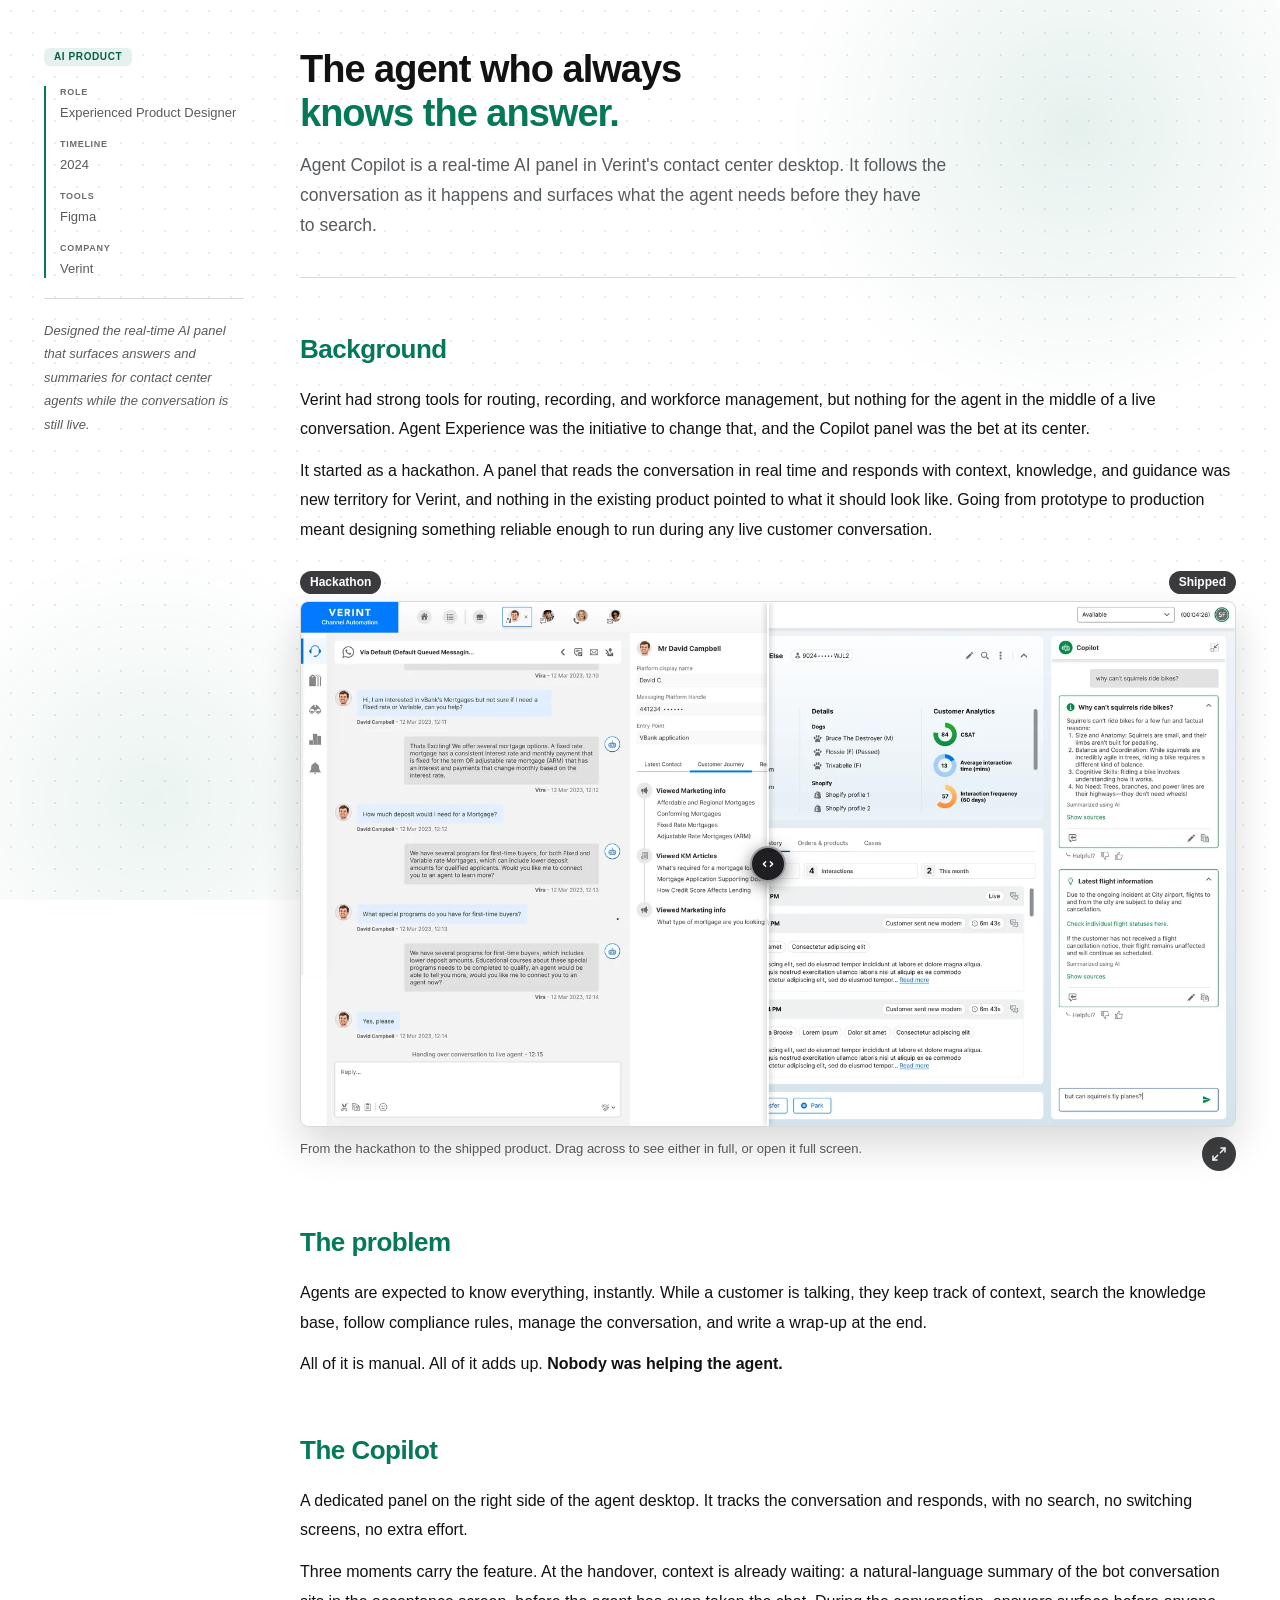
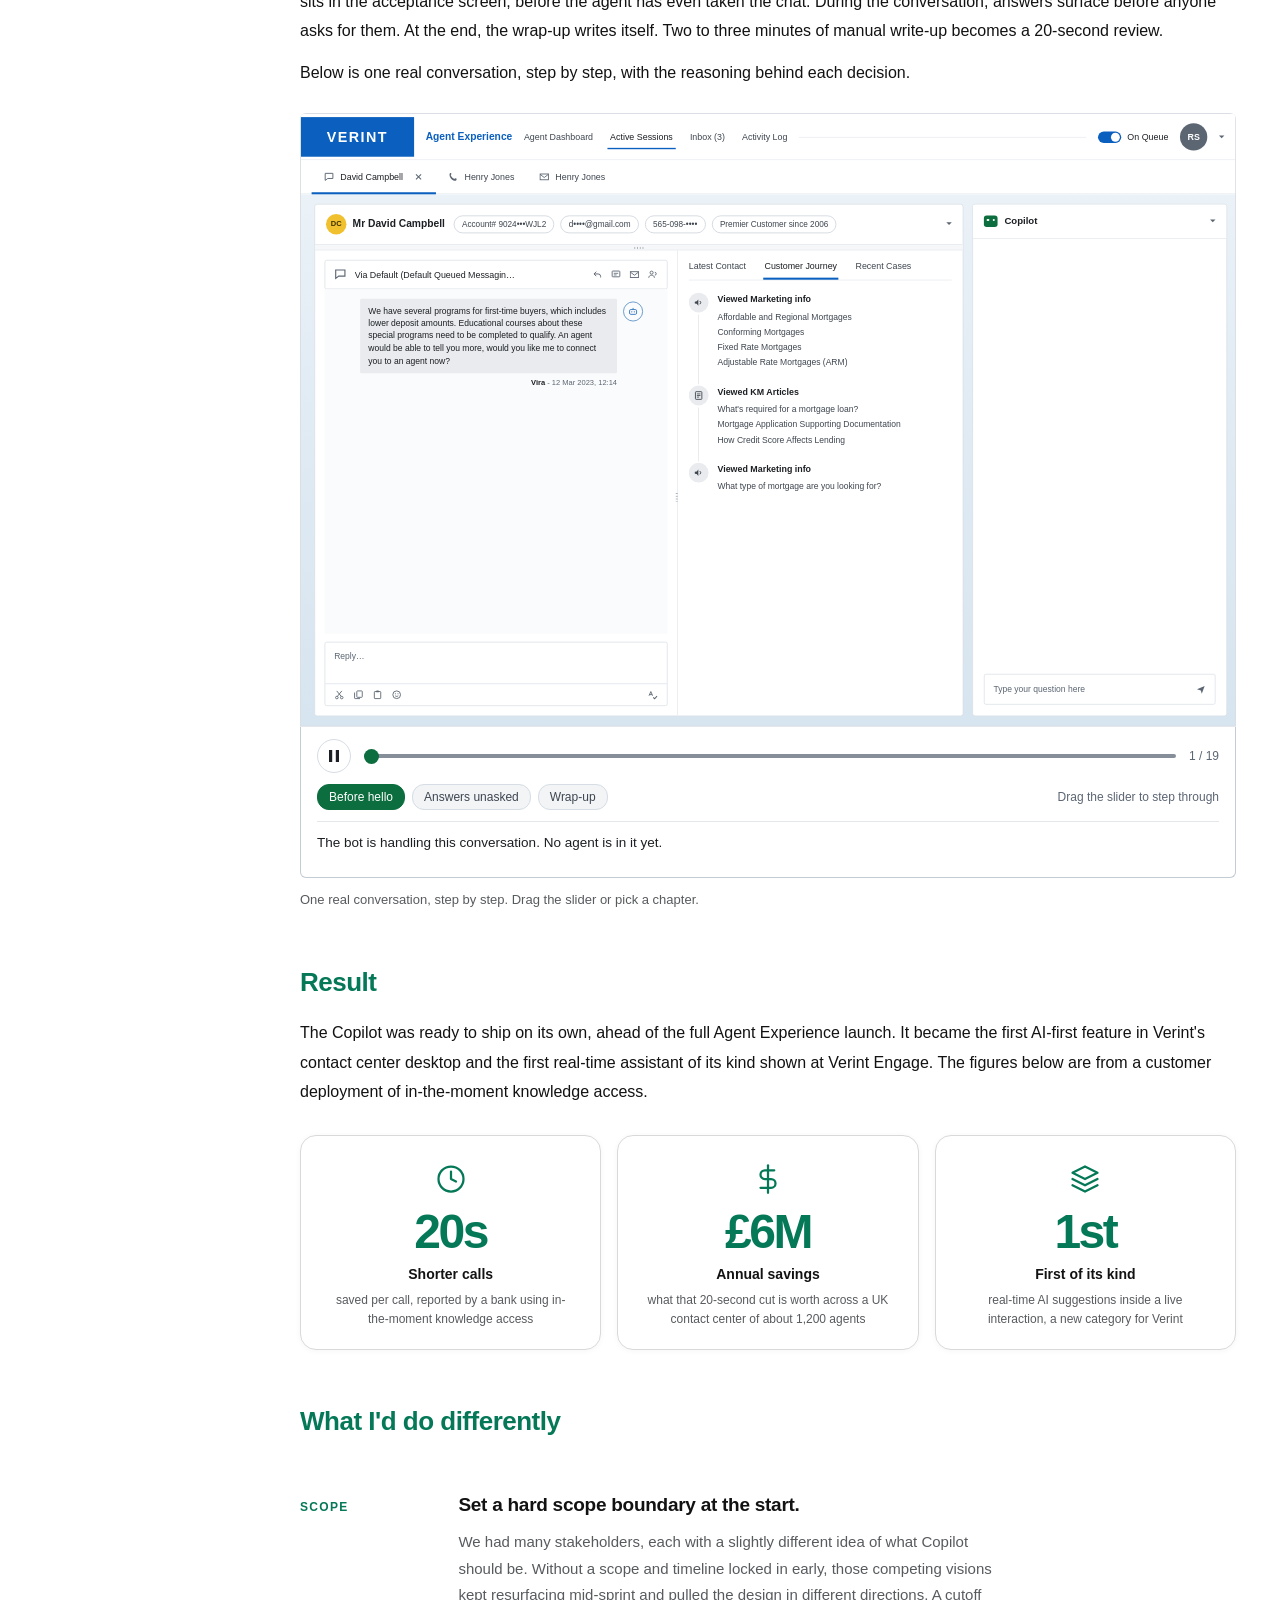
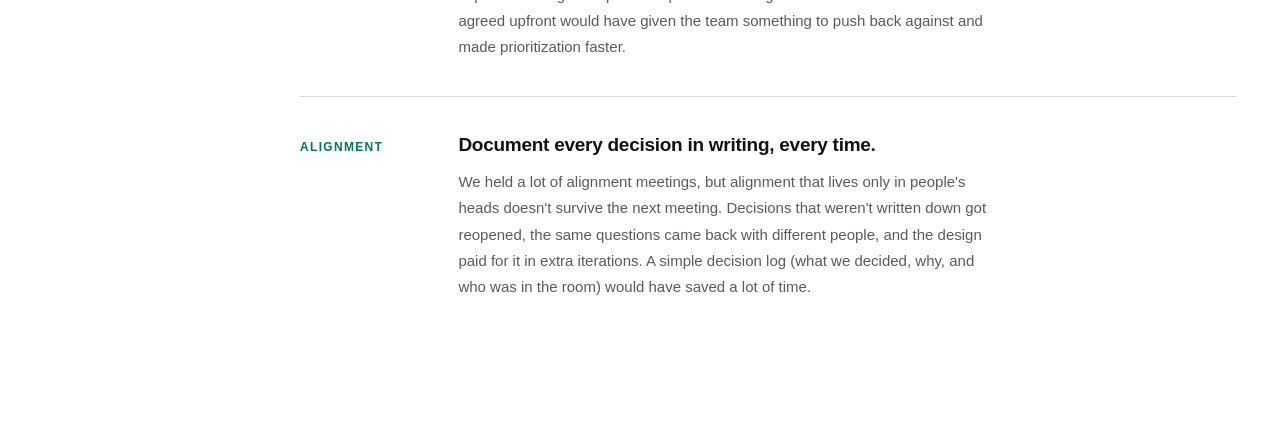
<file: cases/copilot/index.html>
<!DOCTYPE html>
<html lang="en" data-theme="light">
<head>
<meta charset="UTF-8"/>
<meta name="viewport" content="width=device-width, initial-scale=1.0"/>
<title>Agent Copilot - Case Study - Ori Cohen</title>
<link rel="icon" type="image/svg+xml" href="../../Assets/favicon.svg"/>
<link rel="apple-touch-icon" href="../../Assets/apple-touch-icon.png"/>
<meta name="description" content="Designing the real-time AI panel that coaches contact center agents during live customer conversations. Hackathon to Verint Engage in six months."/>
<link rel="canonical" href="https://oricohen.co/cases/copilot/"/>
<meta property="og:type" content="article"/>
<meta property="og:title" content="Agent Copilot - Case Study - Ori Cohen"/>
<meta property="og:description" content="Designing the real-time AI panel that coaches contact center agents during live customer conversations."/>
<meta property="og:url" content="https://oricohen.co/cases/copilot/"/>
<meta property="og:image" content="https://oricohen.co/cases/copilot/images/og-image.png"/>
<meta name="twitter:card" content="summary_large_image"/>
<meta name="twitter:image" content="https://oricohen.co/cases/copilot/images/og-image.png"/>
<meta name="author" content="Ori Cohen"/>
<script type="application/ld+json">
{
  "@context": "https://schema.org",
  "@type": "Article",
  "@id": "https://oricohen.co/cases/copilot/",
  "url": "https://oricohen.co/cases/copilot/",
  "headline": "Agent Copilot - Case Study",
  "description": "Designing the real-time AI panel that coaches contact center agents during live customer conversations. Hackathon to Verint Engage in six months.",
  "image": "https://oricohen.co/cases/copilot/images/og-image.png",
  "author": {
    "@type": "Person",
    "@id": "https://oricohen.co/#person",
    "name": "Ori Cohen"
  },
  "publisher": {
    "@type": "Person",
    "name": "Ori Cohen",
    "url": "https://oricohen.co/"
  },
  "isPartOf": {
    "@type": "WebSite",
    "@id": "https://oricohen.co/#website"
  }
}
</script>
<link rel="stylesheet" href="../../src/tokens.css?v=202610070648"/>
<link rel="stylesheet" href="../shared/case-study.css?v=202610070648"/>
<script>try{if(localStorage.getItem('ori-theme')==='dark')document.documentElement.setAttribute('data-theme','dark')}catch(e){}
if(window.self!==window.top){var _s=document.createElement('style');_s.textContent='*{cursor:none!important}';document.head.appendChild(_s);}</script>
<style>
/* -- Project accent: Copilot = emerald ---------------------------------- */
:root {
  --action-primary:        #047857;
  --action-primary-hover:  #065f46;
  --action-primary-subtle: rgba(4,120,87,.07);
}
[data-theme="dark"] {
  --action-primary:        #34d399;
  --action-primary-hover:  #6ee7b7;
  --action-primary-subtle: rgba(52,211,153,.12);
}

/* -- Chip variant ------------------------------------------------------- */
/* emerald-800 ink, not 700: on the tinted mobile meta card #047857 was
   4.17:1. #065f46 is 5.84:1 there and 6.65:1 on desktop. */
.chip--ai{background:rgba(4,120,87,.1);color:#065f46}
[data-theme="dark"] .chip--ai{background:rgba(52,211,153,.10);color:#34d399}


/* ── Hackathon vs shipped seam ────────────────────────────────────────────
   Labels sit in a row above the frame. The stage gets the room; the shared
   .cmp-label keeps its look, only its anchor changes. */
.cmp-wrapup{--cmp-ar:16/9}  /* both exports cut to 16:9, 1600 and 2400 wide */
.cmp-wrapup .cmp-stage{padding-top:30px}
.cmp-wrapup .cmp-label{top:0}
.cmp-wrapup .cmp-label-a{left:0}
.cmp-wrapup .cmp-label-b{right:0}
/* "Hackathon" and "Shipped" as written, not all caps: Ori's call. The shared
   label is 10px uppercase with tracking; sentence case needs neither the
   tracking nor the small size to read as a label. */
.cmp-wrapup .cmp-label{text-transform:none;letter-spacing:0;font-size:12px;font-weight:700}
/* Full screen: icon only, the same chrome as the Plugins video expand button
   (.vs-btn.vs-exp) - fixed dark circle, white glyph (15.3:1) - so the
   portfolio has one way of saying "full screen". */
.cmp-cap{display:flex;align-items:flex-start;justify-content:space-between;gap:16px}
.cmp-expand{flex-shrink:0;margin-top:-2px;
  width:34px;height:34px;padding:0;border:0;border-radius:50%;cursor:pointer;
  display:flex;align-items:center;justify-content:center;
  background:rgba(18,19,20,.82);color:#fff;transition:background .16s,transform .16s}
.cmp-expand:hover{background:rgba(18,19,20,.95);transform:scale(1.07)}
.cmp-expand:focus-visible{outline:3px solid var(--action-primary);outline-offset:2px}
/* On the dark page the circle needs an edge to separate from the background. */
[data-theme="dark"] .cmp-expand{box-shadow:inset 0 0 0 1px rgba(255,255,255,.22)}
.cmp-expand svg{width:16px;height:16px;display:block}
@media(prefers-reduced-motion:reduce){.cmp-expand{transition:none}.cmp-expand:hover{transform:none}}
/* An app window, not a card: a tighter radius reads as the product's own
   chrome. 12px on a square screenshot looked clipped. */
.cmp-wrapup .cmp-frame{border-radius:var(--radius-md, 8px)}

/* The dialog. Sized by the viewport's height as well as its width, so the
   16:9 frame fits whole on a wide short laptop screen, not just a tall one. */
.cmp-dlg{border:0;margin:0;padding:64px 24px 24px;background:transparent;
  width:100vw;height:100vh;height:100dvh;max-width:none;max-height:none;overflow:hidden}
.cmp-dlg[open]{display:flex;align-items:center;justify-content:center}
.cmp-dlg::backdrop{background:rgba(10,11,13,.97)}
html:has(.cmp-dlg[open]){overflow:hidden}
.cmp-dlg .cmp{width:min(100%, calc((100dvh - 118px) * 16 / 9));margin:0}
.cmp-dlg .cmp-expand{display:none}
/* Fixed chrome on a fixed dark backdrop, so fixed colours in both themes. */
.cmp-dlg .cmp-label{background:#fff;color:#121213}
.cmp-dlg .cmp-frame{box-shadow:none}
.cmp-dlg-x{position:fixed;top:14px;right:16px;width:44px;height:44px;border-radius:50%;
  display:flex;align-items:center;justify-content:center;cursor:pointer;
  border:1px solid rgba(255,255,255,.4);background:rgba(255,255,255,.12);color:#fff}
.cmp-dlg-x:hover{background:rgba(255,255,255,.22)}
.cmp-dlg-x:focus-visible{outline:3px solid #fff;outline-offset:2px}
@media(max-width:720px){.cmp-dlg{padding:64px 12px 16px}}

/* Inside a section the figure's own 26px is the gap; the seam's 22px on top
   of it would make this the one figure on the page set further off its text. */
.cmp-fig > .cmp{margin-top:0}

/* ══ Agent Copilot player ══════════════════════════════════════════════════
   Pasted verbatim from the supplied fragment. Everything is scoped to
   .cp-wrap, including its custom properties, so nothing here reaches the
   rest of the page and the page does not reach in. Contrast pairs inside
   were checked against WCAG when it was built - body 9.5:1, muted 5.8:1,
   green 6.4:1, the orange compliance rule 4.5:1, the slider track 3.3:1 -
   so a colour change here needs re-measuring, not taste.                 */
.cp-wrap{
  --ink:#1c1f23; --body:#3f4650; --mute:#5c6673; --line:#d6dde4; --hair:#e4e8ec;
  --blue:#0a5fbf; --green:#0c6d3e; --greendk:#0a5c34; --orange:#c25708;
  --cust:#d7e6fa; --bot:#e9ebee;
  font:400 13px/1.5 -apple-system,"Segoe UI",Roboto,"Helvetica Neue",Arial,sans-serif;
  color:var(--ink); max-width:1180px; margin:0 auto;
}
.cp-wrap *{box-sizing:border-box}

/* scale wrapper: keeps the native 1370x898 layout at any width */
.cp-fit{position:relative; overflow:hidden; border-radius:6px}
.cp-stage{
  width:1370px; height:898px; transform-origin:top left; position:relative;
  background:linear-gradient(180deg,#eef4f9 0%,#dfeaf3 55%,#d7e5f0 100%);
  border:1px solid #c3cbd3; border-radius:6px; overflow:hidden;
  display:flex; flex-direction:column;
}

/* ---------- glyphs, drawn as masks so there is no icon font ---------- */
.cp-wrap .ic{
  display:inline-block; flex:none; width:15px; height:15px;
  background:#5c6673; opacity:1;
  -webkit-mask-repeat:no-repeat;mask-repeat:no-repeat;
  -webkit-mask-position:center;mask-position:center;
  -webkit-mask-size:contain;mask-size:contain;
}
.ic-chat{-webkit-mask-image:url("data:image/svg+xml,%3Csvg xmlns='http://www.w3.org/2000/svg' viewBox='0 0 16 16'%3E%3Cpath d='M2 2.5h12v8H6l-4 3z' fill='none' stroke='%23000' stroke-width='1.5'/%3E%3C/svg%3E");mask-image:url("data:image/svg+xml,%3Csvg xmlns='http://www.w3.org/2000/svg' viewBox='0 0 16 16'%3E%3Cpath d='M2 2.5h12v8H6l-4 3z' fill='none' stroke='%23000' stroke-width='1.5'/%3E%3C/svg%3E")}
.ic-chat.big{width:18px;height:18px}
.ic-phone{-webkit-mask-image:url("data:image/svg+xml,%3Csvg xmlns='http://www.w3.org/2000/svg' viewBox='0 0 16 16'%3E%3Cpath d='M3 2c1 0 2 .3 2 1.2 0 1-1 1.4-1 2.3 0 1.6 3.9 5.5 5.5 5.5.9 0 1.3-1 2.3-1 .9 0 1.2 1 1.2 2 0 1.3-1.2 2-2.5 2C6.7 14 2 9.3 2 4.5 2 3.2 2.7 2 3 2z' fill='%23000'/%3E%3C/svg%3E");mask-image:url("data:image/svg+xml,%3Csvg xmlns='http://www.w3.org/2000/svg' viewBox='0 0 16 16'%3E%3Cpath d='M3 2c1 0 2 .3 2 1.2 0 1-1 1.4-1 2.3 0 1.6 3.9 5.5 5.5 5.5.9 0 1.3-1 2.3-1 .9 0 1.2 1 1.2 2 0 1.3-1.2 2-2.5 2C6.7 14 2 9.3 2 4.5 2 3.2 2.7 2 3 2z' fill='%23000'/%3E%3C/svg%3E")}
.ic-mail{-webkit-mask-image:url("data:image/svg+xml,%3Csvg xmlns='http://www.w3.org/2000/svg' viewBox='0 0 16 16'%3E%3Crect x='1.5' y='3.5' width='13' height='9' fill='none' stroke='%23000' stroke-width='1.4'/%3E%3Cpath d='M1.5 4l6.5 5 6.5-5' fill='none' stroke='%23000' stroke-width='1.4'/%3E%3C/svg%3E");mask-image:url("data:image/svg+xml,%3Csvg xmlns='http://www.w3.org/2000/svg' viewBox='0 0 16 16'%3E%3Crect x='1.5' y='3.5' width='13' height='9' fill='none' stroke='%23000' stroke-width='1.4'/%3E%3Cpath d='M1.5 4l6.5 5 6.5-5' fill='none' stroke='%23000' stroke-width='1.4'/%3E%3C/svg%3E")}
.ic-note{-webkit-mask-image:url("data:image/svg+xml,%3Csvg xmlns='http://www.w3.org/2000/svg' viewBox='0 0 16 16'%3E%3Crect x='2' y='2.5' width='12' height='9' rx='1' fill='none' stroke='%23000' stroke-width='1.4'/%3E%3Cpath d='M4.5 6h7M4.5 8.6h4.5' stroke='%23000' stroke-width='1.3'/%3E%3C/svg%3E");mask-image:url("data:image/svg+xml,%3Csvg xmlns='http://www.w3.org/2000/svg' viewBox='0 0 16 16'%3E%3Crect x='2' y='2.5' width='12' height='9' rx='1' fill='none' stroke='%23000' stroke-width='1.4'/%3E%3Cpath d='M4.5 6h7M4.5 8.6h4.5' stroke='%23000' stroke-width='1.3'/%3E%3C/svg%3E")}
.ic-people{-webkit-mask-image:url("data:image/svg+xml,%3Csvg xmlns='http://www.w3.org/2000/svg' viewBox='0 0 16 16'%3E%3Ccircle cx='6' cy='5' r='2.4' fill='none' stroke='%23000' stroke-width='1.4'/%3E%3Cpath d='M1.6 13c0-2.5 2-4 4.4-4s4.4 1.5 4.4 4M11 4.5a2.2 2.2 0 010 4.4' fill='none' stroke='%23000' stroke-width='1.4'/%3E%3C/svg%3E");mask-image:url("data:image/svg+xml,%3Csvg xmlns='http://www.w3.org/2000/svg' viewBox='0 0 16 16'%3E%3Ccircle cx='6' cy='5' r='2.4' fill='none' stroke='%23000' stroke-width='1.4'/%3E%3Cpath d='M1.6 13c0-2.5 2-4 4.4-4s4.4 1.5 4.4 4M11 4.5a2.2 2.2 0 010 4.4' fill='none' stroke='%23000' stroke-width='1.4'/%3E%3C/svg%3E")}
.ic-back{-webkit-mask-image:url("data:image/svg+xml,%3Csvg xmlns='http://www.w3.org/2000/svg' viewBox='0 0 16 16'%3E%3Cpath d='M6 3.5L2.5 7 6 10.5M2.5 7h6.5a3.8 3.8 0 013.8 3.8v1.7' fill='none' stroke='%23000' stroke-width='1.5' stroke-linejoin='round'/%3E%3C/svg%3E");mask-image:url("data:image/svg+xml,%3Csvg xmlns='http://www.w3.org/2000/svg' viewBox='0 0 16 16'%3E%3Cpath d='M6 3.5L2.5 7 6 10.5M2.5 7h6.5a3.8 3.8 0 013.8 3.8v1.7' fill='none' stroke='%23000' stroke-width='1.5' stroke-linejoin='round'/%3E%3C/svg%3E")}
.ic-x{-webkit-mask-image:url("data:image/svg+xml,%3Csvg xmlns='http://www.w3.org/2000/svg' viewBox='0 0 16 16'%3E%3Cpath d='M4 4l8 8M12 4l-8 8' stroke='%23000' stroke-width='1.6'/%3E%3C/svg%3E");mask-image:url("data:image/svg+xml,%3Csvg xmlns='http://www.w3.org/2000/svg' viewBox='0 0 16 16'%3E%3Cpath d='M4 4l8 8M12 4l-8 8' stroke='%23000' stroke-width='1.6'/%3E%3C/svg%3E");width:11px;height:11px;margin-left:6px}
.ic-send{-webkit-mask-image:url("data:image/svg+xml,%3Csvg xmlns='http://www.w3.org/2000/svg' viewBox='0 0 16 16'%3E%3Cpath d='M2 8l12-5-4.5 12L8 10z' fill='%23000'/%3E%3C/svg%3E");mask-image:url("data:image/svg+xml,%3Csvg xmlns='http://www.w3.org/2000/svg' viewBox='0 0 16 16'%3E%3Cpath d='M2 8l12-5-4.5 12L8 10z' fill='%23000'/%3E%3C/svg%3E");width:18px;height:18px;background:var(--green)}
.ic-copy{-webkit-mask-image:url("data:image/svg+xml,%3Csvg xmlns='http://www.w3.org/2000/svg' viewBox='0 0 16 16'%3E%3Crect x='5.5' y='2' width='8.5' height='10' rx='1' fill='none' stroke='%23000' stroke-width='1.4'/%3E%3Cpath d='M10.5 14H3a1 1 0 01-1-1V4.5' fill='none' stroke='%23000' stroke-width='1.4'/%3E%3C/svg%3E");mask-image:url("data:image/svg+xml,%3Csvg xmlns='http://www.w3.org/2000/svg' viewBox='0 0 16 16'%3E%3Crect x='5.5' y='2' width='8.5' height='10' rx='1' fill='none' stroke='%23000' stroke-width='1.4'/%3E%3Cpath d='M10.5 14H3a1 1 0 01-1-1V4.5' fill='none' stroke='%23000' stroke-width='1.4'/%3E%3C/svg%3E")}
.ic-paste{-webkit-mask-image:url("data:image/svg+xml,%3Csvg xmlns='http://www.w3.org/2000/svg' viewBox='0 0 16 16'%3E%3Crect x='3' y='3' width='10' height='11' rx='1' fill='none' stroke='%23000' stroke-width='1.4'/%3E%3Crect x='6' y='1.5' width='4' height='2.6' rx='.8' fill='%23000'/%3E%3C/svg%3E");mask-image:url("data:image/svg+xml,%3Csvg xmlns='http://www.w3.org/2000/svg' viewBox='0 0 16 16'%3E%3Crect x='3' y='3' width='10' height='11' rx='1' fill='none' stroke='%23000' stroke-width='1.4'/%3E%3Crect x='6' y='1.5' width='4' height='2.6' rx='.8' fill='%23000'/%3E%3C/svg%3E")}
.ic-cut{-webkit-mask-image:url("data:image/svg+xml,%3Csvg xmlns='http://www.w3.org/2000/svg' viewBox='0 0 16 16'%3E%3Cpath d='M4 2l7 8.5M12 2L5 10.5' stroke='%23000' stroke-width='1.4'/%3E%3Ccircle cx='4.2' cy='12.4' r='2' fill='none' stroke='%23000' stroke-width='1.4'/%3E%3Ccircle cx='11.8' cy='12.4' r='2' fill='none' stroke='%23000' stroke-width='1.4'/%3E%3C/svg%3E");mask-image:url("data:image/svg+xml,%3Csvg xmlns='http://www.w3.org/2000/svg' viewBox='0 0 16 16'%3E%3Cpath d='M4 2l7 8.5M12 2L5 10.5' stroke='%23000' stroke-width='1.4'/%3E%3Ccircle cx='4.2' cy='12.4' r='2' fill='none' stroke='%23000' stroke-width='1.4'/%3E%3Ccircle cx='11.8' cy='12.4' r='2' fill='none' stroke='%23000' stroke-width='1.4'/%3E%3C/svg%3E")}
.ic-smile{-webkit-mask-image:url("data:image/svg+xml,%3Csvg xmlns='http://www.w3.org/2000/svg' viewBox='0 0 16 16'%3E%3Ccircle cx='8' cy='8' r='6' fill='none' stroke='%23000' stroke-width='1.4'/%3E%3Cpath d='M5.6 9.4a3 3 0 004.8 0' fill='none' stroke='%23000' stroke-width='1.4'/%3E%3Ccircle cx='6' cy='6.5' r='.85' fill='%23000'/%3E%3Ccircle cx='10' cy='6.5' r='.85' fill='%23000'/%3E%3C/svg%3E");mask-image:url("data:image/svg+xml,%3Csvg xmlns='http://www.w3.org/2000/svg' viewBox='0 0 16 16'%3E%3Ccircle cx='8' cy='8' r='6' fill='none' stroke='%23000' stroke-width='1.4'/%3E%3Cpath d='M5.6 9.4a3 3 0 004.8 0' fill='none' stroke='%23000' stroke-width='1.4'/%3E%3Ccircle cx='6' cy='6.5' r='.85' fill='%23000'/%3E%3Ccircle cx='10' cy='6.5' r='.85' fill='%23000'/%3E%3C/svg%3E")}
.ic-spell{-webkit-mask-image:url("data:image/svg+xml,%3Csvg xmlns='http://www.w3.org/2000/svg' viewBox='0 0 16 16'%3E%3Cpath d='M2 9.5L4.8 3l2.8 6.5M3 7.8h3.6' fill='none' stroke='%23000' stroke-width='1.4'/%3E%3Cpath d='M8.5 12l2.2 2.2L14.5 10' fill='none' stroke='%23000' stroke-width='1.6'/%3E%3C/svg%3E");mask-image:url("data:image/svg+xml,%3Csvg xmlns='http://www.w3.org/2000/svg' viewBox='0 0 16 16'%3E%3Cpath d='M2 9.5L4.8 3l2.8 6.5M3 7.8h3.6' fill='none' stroke='%23000' stroke-width='1.4'/%3E%3Cpath d='M8.5 12l2.2 2.2L14.5 10' fill='none' stroke='%23000' stroke-width='1.6'/%3E%3C/svg%3E");width:17px;height:17px}
.ic-open{-webkit-mask-image:url("data:image/svg+xml,%3Csvg xmlns='http://www.w3.org/2000/svg' viewBox='0 0 16 16'%3E%3Cpath d='M9 2.5h4.5V7M13.5 2.5L8 8' fill='none' stroke='%23000' stroke-width='1.5'/%3E%3Cpath d='M12 10v3a1 1 0 01-1 1H3a1 1 0 01-1-1V5a1 1 0 011-1h3' fill='none' stroke='%23000' stroke-width='1.4'/%3E%3C/svg%3E");mask-image:url("data:image/svg+xml,%3Csvg xmlns='http://www.w3.org/2000/svg' viewBox='0 0 16 16'%3E%3Cpath d='M9 2.5h4.5V7M13.5 2.5L8 8' fill='none' stroke='%23000' stroke-width='1.5'/%3E%3Cpath d='M12 10v3a1 1 0 01-1 1H3a1 1 0 01-1-1V5a1 1 0 011-1h3' fill='none' stroke='%23000' stroke-width='1.4'/%3E%3C/svg%3E")}
.ic-link{-webkit-mask-image:url("data:image/svg+xml,%3Csvg xmlns='http://www.w3.org/2000/svg' viewBox='0 0 16 16'%3E%3Cpath d='M6.5 9.5l3-3M5.5 7.5L4 9a2.5 2.5 0 003.5 3.5L9 11M10.5 8.5L12 7A2.5 2.5 0 008.5 3.5L7 5' fill='none' stroke='%23000' stroke-width='1.4'/%3E%3C/svg%3E");mask-image:url("data:image/svg+xml,%3Csvg xmlns='http://www.w3.org/2000/svg' viewBox='0 0 16 16'%3E%3Cpath d='M6.5 9.5l3-3M5.5 7.5L4 9a2.5 2.5 0 003.5 3.5L9 11M10.5 8.5L12 7A2.5 2.5 0 008.5 3.5L7 5' fill='none' stroke='%23000' stroke-width='1.4'/%3E%3C/svg%3E")}
.ic-list{-webkit-mask-image:url("data:image/svg+xml,%3Csvg xmlns='http://www.w3.org/2000/svg' viewBox='0 0 16 16'%3E%3Cpath d='M5.5 4h9M5.5 8h9M5.5 12h9' stroke='%23000' stroke-width='1.4'/%3E%3Ccircle cx='2.5' cy='4' r='1' fill='%23000'/%3E%3Ccircle cx='2.5' cy='8' r='1' fill='%23000'/%3E%3Ccircle cx='2.5' cy='12' r='1' fill='%23000'/%3E%3C/svg%3E");mask-image:url("data:image/svg+xml,%3Csvg xmlns='http://www.w3.org/2000/svg' viewBox='0 0 16 16'%3E%3Cpath d='M5.5 4h9M5.5 8h9M5.5 12h9' stroke='%23000' stroke-width='1.4'/%3E%3Ccircle cx='2.5' cy='4' r='1' fill='%23000'/%3E%3Ccircle cx='2.5' cy='8' r='1' fill='%23000'/%3E%3Ccircle cx='2.5' cy='12' r='1' fill='%23000'/%3E%3C/svg%3E")}

.cp-chev{width:0;height:0;border:4.5px solid transparent;border-top-color:#5c6673;margin-top:3px;display:inline-block;flex:none}
.cp-chev.white{border-top-color:#fff}
.cp-chev.end{margin-left:auto}

/* ---------- top bar ---------- */
.cp-top{display:flex;align-items:center;gap:17px;height:68px;padding:0 16px 0 0;background:#fff;flex:none;position:relative;z-index:1}
.cp-logo{background:var(--blue);color:#fff;font:700 21px/1 -apple-system,"Segoe UI",Roboto,sans-serif;letter-spacing:.10em;width:166px;height:58px;display:grid;place-items:center;flex:none}
.cp-appname{color:var(--blue);font-weight:600;font-size:15px;flex:none}
.cp-tabs{display:flex;gap:25px;color:var(--body);font-size:13px}
.cp-tabs span{white-space:nowrap;position:relative}
.cp-tabs .on{color:var(--ink);font-weight:500}
.cp-tabs .on::after{content:"";position:absolute;left:-4px;right:-4px;bottom:-8px;height:2px;background:var(--blue)}
.cp-rule{flex:1;height:1px;background:var(--hair);min-width:20px}
.cp-queue{display:flex;align-items:center;gap:9px;font-size:13px;color:var(--ink);white-space:nowrap}
.cp-toggle{width:34px;height:17px;border-radius:9px;background:var(--blue);position:relative;display:inline-block;flex:none}
.cp-toggle::after{content:"";position:absolute;right:2px;top:2px;width:13px;height:13px;border-radius:50%;background:#fff}
.cp-me{width:40px;height:40px;border-radius:50%;background:#5c6673;color:#fff;font-size:13px;font-weight:600;display:grid;place-items:center;flex:none}
.cp-top::after{content:"";position:absolute;left:0;right:0;bottom:0;height:1px;background:var(--hair)}

/* ---------- session tabs ---------- */
.cp-sessions{display:flex;background:#fff;padding:0 16px;flex:none;box-shadow:inset 0 -1px 0 var(--hair);position:relative;z-index:1}
.cp-sessions span{display:flex;align-items:center;gap:9px;padding:15px 18px;font-size:13px;color:var(--body);white-space:nowrap;position:relative}
.cp-sessions .on{color:var(--ink)}
.cp-sessions .on::after{content:"";position:absolute;left:0;right:0;bottom:0;height:3px;background:var(--blue)}

/* ---------- content ---------- */
.cp-content{flex:1;min-height:0;display:flex;gap:13px;padding:14px 12px 14px 20px}
.cp-card-main{flex:1;min-width:0;background:#fff;border:1px solid var(--line);border-radius:4px;display:flex;flex-direction:column;overflow:hidden}
/* the whole Copilot panel is one white card, exactly as in the product */
.cp-panel{width:373px;flex:none;display:flex;flex-direction:column;min-height:0;background:#fff;border:1px solid var(--line);border-radius:4px;overflow:hidden}

.cp-cust{display:flex;align-items:center;gap:9px;padding:14px 16px;flex:none}
.cp-av{border-radius:50%;display:grid;place-items:center;font-weight:700;flex:none;width:30px;height:30px;font-size:11px}
.cp-av.dc{background:#f0c02f;color:#3d3000}
.cp-av.rs{background:var(--blue);color:#fff}
.cp-cust strong{font-size:15px;margin-right:4px}
.cp-chip{border:1px solid #c4ccd4;border-radius:14px;padding:3px 11px;font-size:12px;color:var(--body);white-space:nowrap}
.cp-grab{height:9px;background:#f6f7f9;border-top:1px solid var(--hair);border-bottom:1px solid var(--hair);position:relative;flex:none}
.cp-grab::after{content:"";position:absolute;left:50%;top:3px;width:16px;height:3px;margin-left:-8px;
  background:radial-gradient(circle,#aab2ba 1px,transparent 1.2px) 0 0/4px 3px repeat-x}

.cp-cols{flex:1;min-height:0;display:flex}
.cp-conv{width:530px;flex:none;display:flex;flex-direction:column;min-height:0;padding:14px 14px 0}
.cp-split{width:1px;background:var(--hair);position:relative;flex:none}
.cp-split::after{content:"";position:absolute;left:-2px;top:52%;width:5px;height:14px;
  background:radial-gradient(circle,#aab2ba 1px,transparent 1.2px) 0 0/3px 4px repeat-y}
.cp-journey{flex:1;min-width:0;padding:14px 16px 0;display:flex;flex-direction:column;min-height:0}

/* conversation */
.cp-convhead{display:flex;align-items:center;gap:12px;border:1px solid var(--line);border-radius:3px;padding:11px 13px;font-size:13px;color:var(--ink);flex:none}
.cp-convhead span{flex:1;min-width:0;overflow:hidden;text-overflow:ellipsis;white-space:nowrap;font-weight:500}
.cp-chat{flex:1;min-height:200px;overflow-y:auto;overflow-x:hidden;background:#fafbfc;padding:14px 7px 14px 13px;display:flex;flex-direction:column;scrollbar-width:thin;scrollbar-color:#c3ccd5 transparent}
.cp-chat > *{flex:none}
.cp-msg{display:flex;gap:9px;align-items:flex-start;max-width:100%}
.cp-msg .col{min-width:0}
.cp-msg .bub{display:inline-block;text-align:left;padding:9px 12px;font-size:12.5px;border-radius:2px;line-height:1.45;max-width:100%}
/* inline-block so the bubble hugs its text, even though the
   timestamp underneath it may be wider */
.cp-msg.bot .col,.cp-msg.agent .col{text-align:right}
.cp-msg .meta{font-size:11px;color:var(--mute);margin-top:5px}
.cp-msg .meta b{color:var(--ink);font-weight:600}
.cp-msg.cust .col{max-width:330px}
.cp-msg.cust .bub{background:var(--cust)}
.cp-msg.bot .col{max-width:376px;margin-left:39px}
.cp-msg.bot .bub{background:var(--bot);color:var(--ink)}
.cp-msg.bot .meta{text-align:right}
.cp-botmark{width:29px;height:29px;border-radius:50%;border:1.5px solid #2f74bd;display:grid;place-items:center;flex:none;margin-top:4px}
.cp-botmark i{width:15px;height:15px;background:#2f74bd;display:inline-block;
  -webkit-mask-repeat:no-repeat;mask-repeat:no-repeat;-webkit-mask-size:contain;mask-size:contain;-webkit-mask-position:center;mask-position:center;
  -webkit-mask-image:url("data:image/svg+xml,%3Csvg xmlns='http://www.w3.org/2000/svg' viewBox='0 0 16 16'%3E%3Crect x='2.5' y='5' width='11' height='7.5' rx='2' fill='none' stroke='%23000' stroke-width='1.4'/%3E%3Ccircle cx='6' cy='8.6' r='1' fill='%23000'/%3E%3Ccircle cx='10' cy='8.6' r='1' fill='%23000'/%3E%3Cpath d='M8 2.5v2.4' stroke='%23000' stroke-width='1.4'/%3E%3C/svg%3E");
  mask-image:url("data:image/svg+xml,%3Csvg xmlns='http://www.w3.org/2000/svg' viewBox='0 0 16 16'%3E%3Crect x='2.5' y='5' width='11' height='7.5' rx='2' fill='none' stroke='%23000' stroke-width='1.4'/%3E%3Ccircle cx='6' cy='8.6' r='1' fill='%23000'/%3E%3Ccircle cx='10' cy='8.6' r='1' fill='%23000'/%3E%3Cpath d='M8 2.5v2.4' stroke='%23000' stroke-width='1.4'/%3E%3C/svg%3E")}
.cp-msg.agent{margin-left:auto;flex-direction:row-reverse}
.cp-msg.agent .col{max-width:340px}
.cp-msg.agent .bub{background:#fff;border:1px solid var(--line)}
.cp-msg.agent .meta{text-align:right}
.cp-sys{text-align:center;font-size:12px;color:var(--mute);padding:2px 0}

.cp-reply{flex:none;padding:12px 0 14px}
.cp-reply-field{border:1px solid var(--line);border-radius:3px;background:#fff;overflow:hidden}
.cp-reply-box{padding:11px 13px 30px;color:var(--mute);font-size:12.5px}
/* the agent is typing their reply in the box, before it is sent */
.cp-reply-box.typing{color:var(--ink)}
/* focus ring belongs to the whole field, toolbar included */
.cp-reply.active .cp-reply-field{border-color:var(--blue);box-shadow:0 0 0 1px var(--blue)}
.cp-caret{display:inline-block;width:1.5px;height:13px;background:var(--ink);margin-left:1px;vertical-align:-2px;animation:cpCaret 1s step-end infinite}
@keyframes cpCaret{0%,50%{opacity:1}50.1%,100%{opacity:0}}
.cp-reply-icons{border-top:1px solid var(--line);display:flex;align-items:center;gap:13px;padding:8px 13px}
.cp-reply-icons span{flex:1}

/* wrap up */
.cp-wrapup{flex:none;border-top:1px solid var(--hair);padding:12px 0 14px}
.cp-wrapup-head{display:flex;align-items:center;gap:9px;font-weight:600;font-size:13px;margin-bottom:9px}
.cp-wrapup-head span{font-weight:400;color:var(--mute);border-left:1px solid var(--line);padding-left:9px}
.cp-wrapup-toolbar{display:flex;align-items:center;gap:14px;background:#f2f4f6;border:1px solid var(--line);border-bottom:0;border-radius:3px 3px 0 0;padding:6px 12px;font-size:12.5px;color:var(--body)}
.cp-wrapup-toolbar em{font-style:italic;font-family:Georgia,serif}
.cp-wrapup-box{border:1px solid var(--line);border-radius:0 0 3px 3px;min-height:84px;padding:11px 13px;font-size:12.5px;color:var(--mute);background:#fff}
.cp-wrapup-box.filled{color:var(--ink)}
.cp-wrapup-box p{margin:0 0 8px}
.cp-wrapup-box p:last-child{margin:0}
.cp-wrapup-actions{display:flex;justify-content:flex-end;gap:9px;margin-top:11px}
.cp-wrapup-actions button{font:inherit;font-size:12.5px;border-radius:3px;padding:6px 18px;border:1px solid var(--line);background:#eceef0;color:#6a7480;cursor:default}
.cp-wrapup-actions .prim{background:#b9c4d0;border-color:#b9c4d0;color:#fff}
.cp-wrapup.ready .prim{background:var(--blue);border-color:var(--blue);color:#fff}

/* journey */
.cp-jtabs{display:flex;gap:27px;border-bottom:1px solid var(--hair);font-size:13px;color:var(--body);flex:none}
.cp-jtabs span{padding-bottom:10px;position:relative;white-space:nowrap}
.cp-jtabs .on{color:var(--ink);font-weight:500}
.cp-jtabs .on::after{content:"";position:absolute;left:-2px;right:-2px;bottom:0;height:3px;background:var(--blue)}
.cp-jbody{padding-top:18px;overflow:auto;min-height:0}
.cp-jitem{display:flex;gap:13px;padding-bottom:22px;position:relative}
.cp-jitem::before{content:"";position:absolute;left:14px;top:32px;bottom:2px;width:1px;background:#dfe3e7}
.cp-jitem.last::before{display:none}
.cp-jitem > i{width:29px;height:29px;border-radius:50%;background:#e9ebee;flex:none;position:relative;display:inline-block}
.cp-jitem > i::after{content:"";position:absolute;inset:7px;background:var(--body);
  -webkit-mask-repeat:no-repeat;mask-repeat:no-repeat;-webkit-mask-size:contain;mask-size:contain;-webkit-mask-position:center;mask-position:center}
.jc-mkt::after{-webkit-mask-image:url("data:image/svg+xml,%3Csvg xmlns='http://www.w3.org/2000/svg' viewBox='0 0 16 16'%3E%3Cpath d='M2 6.5v3l3 .5 2.5 3v-10L5 6z' fill='%23000'/%3E%3Cpath d='M10 5.5a3.5 3.5 0 010 5' fill='none' stroke='%23000' stroke-width='1.5'/%3E%3C/svg%3E");mask-image:url("data:image/svg+xml,%3Csvg xmlns='http://www.w3.org/2000/svg' viewBox='0 0 16 16'%3E%3Cpath d='M2 6.5v3l3 .5 2.5 3v-10L5 6z' fill='%23000'/%3E%3Cpath d='M10 5.5a3.5 3.5 0 010 5' fill='none' stroke='%23000' stroke-width='1.5'/%3E%3C/svg%3E")}
.jc-doc::after{-webkit-mask-image:url("data:image/svg+xml,%3Csvg xmlns='http://www.w3.org/2000/svg' viewBox='0 0 16 16'%3E%3Crect x='3' y='2' width='10' height='12' rx='1' fill='none' stroke='%23000' stroke-width='1.4'/%3E%3Cpath d='M5.2 5.5h5.6M5.2 8h5.6M5.2 10.5h3.6' stroke='%23000' stroke-width='1.3'/%3E%3C/svg%3E");mask-image:url("data:image/svg+xml,%3Csvg xmlns='http://www.w3.org/2000/svg' viewBox='0 0 16 16'%3E%3Crect x='3' y='2' width='10' height='12' rx='1' fill='none' stroke='%23000' stroke-width='1.4'/%3E%3Cpath d='M5.2 5.5h5.6M5.2 8h5.6M5.2 10.5h3.6' stroke='%23000' stroke-width='1.3'/%3E%3C/svg%3E")}
.cp-jitem strong{display:block;font-size:13px;margin-bottom:5px}
.cp-jitem span{display:block;font-size:12.5px;color:var(--body);line-height:1.78}

/* ---------- copilot panel ---------- */
.cp-panelhead{display:flex;align-items:center;gap:10px;padding:14px 16px;font-weight:600;font-size:14px;background:#fff;border-bottom:1px solid var(--hair);flex:none}
.cp-bot{width:20px;height:17px;border-radius:4px;background:var(--green);position:relative;flex:none;display:inline-block}
.cp-bot::before,.cp-bot::after{content:"";position:absolute;top:5px;width:3.5px;height:3.5px;border-radius:50%;background:#fff}
.cp-bot::before{left:4px}.cp-bot::after{right:4px}
/* the scrollbar lives in a reserved 6px gutter, so the cards keep an even
   16px inset on both sides whether or not the bar is showing */
.cp-cards{flex:1;min-height:0;overflow-y:auto;overflow-x:hidden;display:flex;flex-direction:column;padding:15px 10px 16px 16px;scrollbar-width:thin;scrollbar-color:#c3ccd5 transparent}
.cp-cards::-webkit-scrollbar,.cp-chat::-webkit-scrollbar{width:6px}
.cp-cards::-webkit-scrollbar-track,.cp-chat::-webkit-scrollbar-track{background:transparent}
.cp-cards::-webkit-scrollbar-thumb,.cp-chat::-webkit-scrollbar-thumb{background:#c3ccd5;border-radius:3px}
.cp-cards > *{flex:none}
.cp-ask{flex:none;margin:0 16px 16px;background:#fff;border:1px solid var(--line);border-radius:3px;padding:12px 13px;color:var(--mute);font-size:12.5px;display:flex;align-items:center;gap:10px}
.cp-ask span{flex:1}

.cp-card{background:#fff;border:1px solid var(--green);border-radius:3px;padding:12px 13px}
.cp-card h4{margin:0 0 7px;font-size:13px;font-weight:600;display:flex;align-items:center;gap:8px}
.cp-card p{margin:0;font-size:12.5px;line-height:1.5}
.cp-card .foot{display:flex;align-items:center;gap:11px;margin-top:10px;padding-top:9px;border-top:1px solid var(--hair);font-size:12px;color:var(--green);font-weight:600}
.cp-card .foot .sp{flex:1}
.cp-card .foot .ok{font-style:normal;display:inline-flex;align-items:center;gap:6px}
.cp-card .foot .ok.pop{animation:cpPop 420ms cubic-bezier(.2,1.5,.4,1)}
@keyframes cpPop{from{transform:scale(.6);opacity:0}to{transform:scale(1);opacity:1}}
.cp-i{width:17px;height:17px;flex:none;display:block}
.cp-card.fill{background:var(--greendk);border-color:var(--greendk);color:#fff}
.cp-card.fill .cp-i .bg{fill:rgba(255,255,255,.28)}
.cp-card .ai{font-size:11px;margin-top:9px;color:rgba(255,255,255,.92)}
.cp-card.nudge{border-color:var(--line);border-left:5px solid var(--orange)}
.cp-card.praise{border-color:var(--line);border-left:5px solid var(--green)}
.cp-card.insights .lead{color:var(--green);font-weight:600;font-size:12.5px;margin-bottom:3px}
.cp-plane{width:15px;height:15px;flex:none;display:block;fill:var(--green)}
.cp-rows{margin:9px 0 0;display:grid;grid-template-columns:auto 1fr;gap:4px 10px;font-size:12px;align-items:center}
.cp-rows dt{color:var(--body)}
.cp-rows dd{margin:0;background:#f2f4f6;border-radius:2px;padding:5px 9px}
.cp-tags{display:flex;flex-wrap:wrap;gap:6px;margin-top:11px}
.cp-tags span{border:1px solid var(--line);border-radius:12px;padding:3px 10px;font-size:11.5px;color:var(--body)}
.cp-rate{margin-top:11px;display:grid;grid-template-columns:1fr 1fr;gap:3px 12px;font-size:12px;color:var(--body)}
.cp-rate .h{color:var(--green);font-weight:600}
.cp-rate .hit{font-weight:700;color:var(--ink)}
.cp-q{display:flex;gap:9px;align-items:flex-start}
.cp-q .bub{background:var(--bot);border-radius:2px;padding:9px 12px;font-size:12.5px}
.cp-a{display:flex;gap:9px;align-items:flex-start}
.cp-a .cp-card{flex:1;min-width:0}
.cp-abot{width:29px;height:29px;border-radius:50%;background:var(--green);flex:none;position:relative;margin-top:2px}
.cp-abot::before,.cp-abot::after{content:"";position:absolute;top:12px;width:4px;height:4px;border-radius:50%;background:#fff}
.cp-abot::before{left:8px}.cp-abot::after{right:8px}
.cp-card .sec{margin-top:10px}
.cp-card .sec strong{display:block;font-size:12.5px;margin-bottom:3px}
.cp-card ul{margin:4px 0 0;padding-left:17px;font-size:12.5px}
.cp-card .out{background:#fff;border:1px solid var(--line);border-radius:3px;padding:7px 10px;font-size:12px;color:var(--ink);margin-top:5px;display:flex;align-items:center}

/* ---------- one motion language ----------
   every transition in the player uses the same curve and the same
   two durations, so arrivals, departures and scrolling read as one
   continuous movement rather than three separate effects. */
.cp-wrap{--ease:cubic-bezier(.22,.7,.16,1); --in:520ms; --out:200ms}

@keyframes cpIn{
  from{opacity:0;transform:translateY(12px) scale(.985)}
  to{opacity:1;transform:none}
}
@keyframes cpOut{
  from{opacity:1;transform:none}
  to{opacity:0;transform:translateY(-5px) scale(.97)}
}
/* the highlight breathes out instead of snapping off */
@keyframes cpRing{
  0%{box-shadow:0 0 0 0 rgba(12,109,62,0)}
  22%{box-shadow:0 0 0 3px rgba(12,109,62,.18)}
  100%{box-shadow:0 0 0 5px rgba(12,109,62,0)}
}
@keyframes cpFlash{
  0%{background:#eaf5ef}
  100%{background:#fff}
}

/* Every arriving item lives in a wrapper that opens to exactly its own
   height. The content settles inside while the wrapper grows, so the
   items above are pushed rather than redrawn. */
.cp-slot{overflow:hidden}
.cp-slot.growing{transition:height var(--in) var(--ease), opacity 300ms var(--ease)}
.cp-slot.growing > *{animation:cpIn var(--in) var(--ease)}
.cp-slot.shown{overflow:visible}
.cp-cards > .cp-slot{margin-bottom:12px}
.cp-cards > .cp-slot:last-child{margin-bottom:0}
.cp-chat > .cp-slot{margin-bottom:12px}
.cp-chat > .cp-slot:last-child{margin-bottom:0}

.cp-out{animation:cpOut var(--out) ease-in forwards}
.cp-slot.growing .cp-card,
.cp-slot.growing .bub{animation:cpIn var(--in) var(--ease), cpRing 1200ms var(--ease)}
.cp-card.cp-flash{animation:cpFlash 900ms var(--ease)}

/* someone is typing */
.cp-dots{display:flex;gap:4px;align-items:center;height:19px}
.cp-dots i{width:6px;height:6px;border-radius:50%;background:var(--mute);display:inline-block;animation:cpDot 1.1s ease-in-out infinite}
.cp-dots i:nth-child(2){animation-delay:.16s}
.cp-dots i:nth-child(3){animation-delay:.32s}
@keyframes cpDot{0%,80%,100%{transform:translateY(0);opacity:.45}40%{transform:translateY(-4px);opacity:1}}

/* copilot is working */
.cp-think{display:flex;gap:9px;align-items:center}
.cp-think .bub{background:#fff;border:1px solid var(--green);border-radius:3px;padding:11px 13px}
.cp-think .cp-dots i{background:var(--green)}
.cp-panelhead.busy .cp-bot{animation:cpPulse 1s ease-in-out infinite}
@keyframes cpPulse{0%,100%{box-shadow:0 0 0 0 rgba(12,109,62,.45)}50%{box-shadow:0 0 0 6px rgba(12,109,62,0)}}

/* confetti */
.cp-fx{position:absolute;inset:0;width:1370px;height:898px;pointer-events:none;z-index:9}

/* ---------- player controls ---------- */
.cp-ctrl{
  margin-top:14px; border:1px solid var(--line); border-radius:6px;
  background:#fff; padding:12px 14px; max-width:720px;
}
.cp-ctrl-row{display:flex;align-items:center;gap:13px}
.cp-btn{width:34px;height:34px;flex:none;border-radius:50%;border:1px solid var(--line);background:#fff;display:grid;place-items:center;cursor:pointer;color:var(--ink)}
.cp-btn:hover{background:#f2f4f6}
.cp-btn svg{fill:currentColor}
.cp-wrap :focus-visible{outline:2px solid var(--blue);outline-offset:2px}
#cpRange{flex:1;min-width:0;height:4px;-webkit-appearance:none;appearance:none;background:#868f99;border-radius:2px;cursor:pointer}
#cpRange::-webkit-slider-thumb{-webkit-appearance:none;width:15px;height:15px;border-radius:50%;background:var(--green);border:0;cursor:pointer}
#cpRange::-moz-range-thumb{width:15px;height:15px;border-radius:50%;background:var(--green);border:0;cursor:pointer}
.cp-count{font-size:12px;color:var(--mute);font-variant-numeric:tabular-nums;white-space:nowrap}
.cp-chapters{display:flex;align-items:center;gap:7px;margin-top:11px;flex-wrap:wrap}
.cp-chapters button{
  font:inherit;font-size:12px;color:var(--body);background:#f2f4f6;
  border:1px solid var(--line);border-radius:12px;padding:3px 11px;cursor:pointer;
}
.cp-chapters button:hover{background:#e9ecef}
.cp-chapters button[aria-current="true"]{background:var(--green);border-color:var(--green);color:#fff}
.cp-chapters .hint{font-size:12px;color:var(--mute);margin-left:auto}
.cp-note{
  margin:11px 0 0; padding-top:11px; border-top:1px solid var(--hair);
  font-size:13.5px; line-height:1.55; color:var(--ink); min-height:3.1em;
}

/* ── page-level: the controls belong to the screen ──────────────────────
   Not part of the pasted fragment, and colours are untouched (the only one
   used is the stage's own border, #c3cbd3). What changes is geometry: the
   bar was a separate 720px card 14px below a full-width screen, so the two
   read as unrelated objects with misaligned edges. Now the bar is the
   screen's bottom edge - same width, same border, square seam, rounded only
   at the outer corners - so the slider reads as the scrubber of the replay
   above it. Ori asked for this on Sept 30. */
.cp-wrap .cp-fit{border-radius:6px 6px 0 0}
.cp-wrap .cp-stage{border-bottom-left-radius:0;border-bottom-right-radius:0}
.cp-wrap .cp-ctrl{margin-top:0;max-width:none;border-color:#c3cbd3;border-top:0;
  border-radius:0 0 6px 6px;padding:12px 16px 14px}

@media (prefers-reduced-motion:reduce){
  .cp-out,.cp-dots i,.cp-panelhead.busy .cp-bot,.cp-card .foot .ok.pop,.cp-caret,
  .cp-card.cp-flash,.cp-slot.growing > *,.cp-slot.growing .cp-card,.cp-slot.growing .bub{animation:none}
  .cp-slot.growing{transition:none}
}
</style>
</head>
<body>
<div class="cs-field" aria-hidden="true"><i></i><i></i></div>

<!-- Back nav (mobile only) -->
<a href="../../index.html" class="back-nav" aria-label="Back to projects">
  <svg width="16" height="16" viewBox="0 0 24 24" fill="none" stroke="currentColor" stroke-width="2.5" stroke-linecap="round" stroke-linejoin="round" aria-hidden="true"><polyline points="15 18 9 12 15 6"/></svg>
  Back to projects
</a>

<!-- Carousel -->

<!-- Body -->
<div class="cs-body">

  <!-- Sidebar -->
  <aside class="sidebar" aria-label="Project details">
    <span class="chip chip--ai">AI Product</span>
    <div class="sb-fields">
      <div>
        <div class="sb-label">Role</div>
        <div class="sb-value">Experienced Product Designer</div>
      </div>
      <div>
        <div class="sb-label">Timeline</div>
        <div class="sb-value">2024</div>
      </div>
      <div>
        <div class="sb-label">Tools</div>
        <div class="sb-value">Figma</div>
      </div>
      <div>
        <div class="sb-label">Company</div>
        <div class="sb-value">Verint</div>
      </div>
    </div>
    <div class="sb-div"></div>
    <p class="sb-nut">Designed the real-time AI panel that surfaces answers and summaries for contact center agents while the conversation is still live.</p>
  </aside>

  <!-- Content -->
  <main class="cs-content">

    <!-- Hero -->
    <div class="cs-hero">
      <h1>The agent who always<br/><span class="cs-hero-accent">knows the answer.</span></h1>
      <p class="cs-hero-sub">Agent Copilot is a real-time AI panel in Verint's contact center desktop. It follows the conversation as it happens and surfaces what the agent needs before they have to search.</p>
    </div>

    <!-- Background -->

    <div class="cs-section cs-reveal">
      <div class="cs-section-num">
        <h2 class="cs-sec-title">Background</h2>
      </div>
      <p>Verint had strong tools for routing, recording, and workforce management, but nothing for the agent in the middle of a live conversation. Agent Experience was the initiative to change that, and the Copilot panel was the bet at its center.</p>
      <p>It started as a hackathon. A panel that reads the conversation in real time and responds with context, knowledge, and guidance was new territory for Verint, and nothing in the existing product pointed to what it should look like. Going from prototype to production meant designing something reliable enough to run during any live customer conversation.</p>

      <!-- Placed here, not under the hero: the reader only knows there was a
           hackathon once this paragraph has said so. -->
      <!-- ══ Before/after: hackathon vs shipped ═════════════════════════════════
           Hackathon design on the left of the seam, shipped design behind it.
           Both are the full agent desktop, because the Copilot panel sits on
           the right and the comparison is only honest whole. The handle travels
           0 to 100, so either one can be seen in full.

           Images are 1600x900 (2x the column), masked: account number, phone,
           messaging handle and date of birth, and the test note under the
           customer name removed. Sources were Ori's exports of Sept 30.

           SHIPPED SIDE: Ori's export of the shipped agent desktop (Sept 30),
         masked before use: account number and phone number, and the test
         note under the customer name ("This customer is blind!!!" plus lorem
         ipsum) removed. Ori chose it over a still of the player below.
         -->
      <figure class="cs-media cmp-fig">
        <div class="cmp cmp-wrapup" id="cmp-wrapup" data-cmp-unit="hackathon">
          <div class="cmp-stage">
            <!-- Above the frame, not on it: both images are full desktops with
                 UI in every corner, so an on-image label always covers something. -->
            <span class="cmp-label cmp-label-a">Hackathon</span>
            <span class="cmp-label cmp-label-b">Shipped</span>
            <div class="cmp-frame">
              <!-- base layer: SHIPPED, full width, sits behind -->
              <div class="cmp-side">
                <picture>
                  <source type="image/webp" sizes="(max-width:720px) 100vw, 1200px"
                          srcset="images/copilot-shipped-1600.webp 1600w, images/copilot-shipped-2400.webp 2400w"/>
                  <img src="images/copilot-shipped.png" width="1600" height="900"
                       loading="lazy" decoding="async"
                       alt="Shipped design of the agent desktop: the chat on the left, the customer profile and interaction history in the middle, and the Copilot panel on the right answering the agent's questions in cards, each with sources, a helpful rating and a box to ask more."/>
                </picture>
              </div>
              <!-- clipped layer: HACKATHON, occupies the left of the seam -->
              <div class="cmp-side cmp-clip">
                <picture>
                  <source type="image/webp" sizes="(max-width:720px) 100vw, 1200px"
                          srcset="images/copilot-hackathon-1600.webp 1600w, images/copilot-hackathon-2400.webp 2400w"/>
                  <img src="images/copilot-hackathon.png" width="1600" height="900"
                       loading="lazy" decoding="async"
                       alt="Hackathon design of the agent desktop: the chat on the left, customer details in the middle, and a Verint Copilot panel on the right with a robot mascot, a green chat summary card and a list of facts about the customer."/>
                </picture>
              </div>
              <input class="cmp-input" type="range" min="0" max="100" value="50" step="1"
                     aria-label="Compare the hackathon design with the shipped design. Drag or use the arrow keys."/>
              <div class="cmp-handle" aria-hidden="true">
                <span class="cmp-line"></span>
                <span class="cmp-pill">
                  <svg viewBox="0 0 24 24" fill="none" stroke="currentColor" stroke-width="2.5" stroke-linecap="round" stroke-linejoin="round"><path d="M8 8L4 12l4 4M16 8l4 4-4 4"/></svg>
                </span>
                <span class="cmp-line"></span>
              </div>
            </div>
          </div>
        </div>
        <!-- Full screen sits at the right end of the caption line, under the
             frame's bottom-right corner. Overlaid on the image it covered the
             Copilot input's send button - product UI, not empty space. -->
        <figcaption class="cmp-cap">
          <span>From the hackathon to the shipped product. Drag across to see either in full, or open it full screen.</span>
          <button type="button" class="cmp-expand" aria-expanded="false" aria-controls="cmp-dlg"
                  aria-label="Open the comparison full screen">
            <svg viewBox="0 0 24 24" fill="none" stroke="currentColor" stroke-width="2.2" stroke-linecap="round" stroke-linejoin="round" aria-hidden="true"><polyline points="15 3 21 3 21 9"/><polyline points="9 21 3 21 3 15"/><line x1="21" y1="3" x2="14" y2="10"/><line x1="3" y1="21" x2="10" y2="14"/></svg>
          </button>
        </figcaption>
      </figure>
      <!-- Full screen. A native dialog, not a fixed overlay: this sits inside a
           .cs-reveal section, whose transform makes position:fixed resolve
           against the section instead of the viewport. showModal() puts the
           dialog in the top layer, which ignores that, and brings Esc, focus
           containment and an inert page with it. The comparison itself is
           moved in and back out, so there is one copy and its seam position
           survives the round trip. -->
      <dialog class="cmp-dlg" id="cmp-dlg" aria-label="Hackathon and Shipped, full screen">
        <button type="button" class="cmp-dlg-x" aria-label="Close full screen">
          <svg viewBox="0 0 24 24" width="18" height="18" fill="none" stroke="currentColor" stroke-width="2.4" stroke-linecap="round" aria-hidden="true"><path d="M6 6l12 12M18 6L6 18"/></svg>
        </button>
      </dialog>
    </div>

    <!-- Problem -->
    <div class="cs-section cs-reveal">
      <div class="cs-section-num">
        <h2 class="cs-sec-title">The problem</h2>
      </div>
      <p>Agents are expected to know everything, instantly. While a customer is talking, they keep track of context, search the knowledge base, follow compliance rules, manage the conversation, and write a wrap-up at the end.</p>
      <p>All of it is manual. All of it adds up. <strong>Nobody was helping the agent.</strong></p>
    </div>

    <!-- Solution -->
    <div class="cs-section cs-reveal">
      <div class="cs-section-num">
        <h2 class="cs-sec-title">The Copilot</h2>
      </div>
      <p>A dedicated panel on the right side of the agent desktop. It tracks the
        conversation and responds, with no search, no switching screens, no extra
        effort.</p>
      <p>Three moments carry the feature. At the handover, context is already
        waiting: a natural-language summary of the bot conversation sits in the
        acceptance screen, before the agent has even taken the chat. During the
        conversation, answers surface before anyone asks for them. At the end,
        the wrap-up writes itself. Two to three minutes of manual write-up
        becomes a 20-second review.</p>
      <p>Below is one real conversation, step by step, with the reasoning behind
        each decision.</p>

      <!-- The player. Inlined rather than iframed, for three reasons:
           it sizes its own container in JS from a scaled 1370x898 stage, so a
           fixed iframe height is only ever right at one viewport width; this
           page is itself loaded in an iframe from the homepage, so an iframe
           here would nest a third document; and the fragment is safe to inline
           - every class is cp- prefixed, its custom properties are declared on
           .cp-wrap rather than :root, and it never selects :root, html, body
           or *. Its own --ease therefore shadows the site's for its subtree.
           Do not restyle anything cp-: those values are measured off the real
           Figma frames and are meant to read as the product, not as this site. -->
      <figure class="cs-media">
        <div class="cp-wrap">
          <div class="cp-fit" id="cpFit">
            <div class="cp-stage" id="cpStage" role="img"
                 aria-label="Agent desktop with the Copilot panel responding to a live conversation">

              <canvas class="cp-fx" id="cpFx" width="1370" height="898" aria-hidden="true"></canvas>

              <!-- top bar -->
              <header class="cp-top">
                <span class="cp-logo">VERINT</span>
                <span class="cp-appname">Agent Experience</span>
                <nav class="cp-tabs">
                  <span>Agent Dashboard</span><span class="on">Active Sessions</span>
                  <span>Inbox (3)</span><span>Activity Log</span>
                </nav>
                <span class="cp-rule"></span>
                <span class="cp-queue"><i class="cp-toggle"></i>On Queue</span>
                <span class="cp-me">RS</span>
                <i class="cp-chev"></i>
              </header>

              <!-- open sessions -->
              <div class="cp-sessions">
                <span class="on"><i class="ic ic-chat"></i>David Campbell<i class="ic ic-x"></i></span>
                <span><i class="ic ic-phone"></i>Henry Jones</span>
                <span><i class="ic ic-mail"></i>Henry Jones</span>
              </div>

              <div class="cp-content">
                <!-- interaction card: conversation + journey -->
                <div class="cp-card-main">
                  <div class="cp-cust">
                    <span class="cp-av dc">DC</span>
                    <strong>Mr David Campbell</strong>
                    <span class="cp-chip">Account# 9024&bull;&bull;&bull;WJL2</span>
                    <span class="cp-chip">d&bull;&bull;&bull;&bull;@gmail.com</span>
                    <span class="cp-chip">565-098-&bull;&bull;&bull;&bull;</span>
                    <span class="cp-chip">Premier Customer since 2006</span>
                    <i class="cp-chev end"></i>
                  </div>
                  <div class="cp-grab"></div>

                  <div class="cp-cols">
                    <section class="cp-conv">
                      <div class="cp-convhead">
                        <i class="ic ic-chat big"></i>
                        <span>Via Default (Default Queued Messagin&hellip;</span>
                        <i class="ic ic-back"></i><i class="ic ic-note"></i><i class="ic ic-mail"></i><i class="ic ic-people"></i>
                      </div>
                      <div class="cp-chat" id="cpChat"></div>

                      <div class="cp-reply" id="cpReply">
                        <div class="cp-reply-field">
                          <div class="cp-reply-box">Reply&hellip;</div>
                          <div class="cp-reply-icons"><i class="ic ic-cut"></i><i class="ic ic-copy"></i><i class="ic ic-paste"></i><i class="ic ic-smile"></i><span></span><i class="ic ic-spell"></i></div>
                        </div>
                      </div>

                      <div class="cp-wrapup" id="cpWrapup" hidden>
                        <div class="cp-wrapup-head">Wrap up <span>David Campbell</span><i class="ic ic-open end"></i></div>
                        <div class="cp-wrapup-toolbar"><b>B</b><em>I</em><u>U</u><i class="ic ic-link"></i><i class="ic ic-list"></i></div>
                        <div class="cp-wrapup-box" id="cpWrapupBox"></div>
                        <div class="cp-wrapup-actions">
                          <button type="button" class="ghost" tabindex="-1">Discard</button>
                          <button type="button" class="prim" tabindex="-1">Save</button>
                        </div>
                      </div>
                    </section>

                    <div class="cp-split"></div>

                    <div class="cp-journey">
                      <div class="cp-jtabs"><span>Latest Contact</span><span class="on">Customer Journey</span><span>Recent Cases</span></div>
                      <div class="cp-jbody">
                        <div class="cp-jitem">
                          <i class="jc jc-mkt"></i>
                          <div><strong>Viewed Marketing info</strong>
                            <span>Affordable and Regional Mortgages</span>
                            <span>Conforming Mortgages</span>
                            <span>Fixed Rate Mortgages</span>
                            <span>Adjustable Rate Mortgages (ARM)</span>
                          </div>
                        </div>
                        <div class="cp-jitem">
                          <i class="jc jc-doc"></i>
                          <div><strong>Viewed KM Articles</strong>
                            <span>What's required for a mortgage loan?</span>
                            <span>Mortgage Application Supporting Documentation</span>
                            <span>How Credit Score Affects Lending</span>
                          </div>
                        </div>
                        <div class="cp-jitem last">
                          <i class="jc jc-mkt"></i>
                          <div><strong>Viewed Marketing info</strong>
                            <span>What type of mortgage are you looking for?</span>
                          </div>
                        </div>
                      </div>
                    </div>
                  </div>
                </div>

                <!-- copilot panel -->
                <div class="cp-panel">
                  <div class="cp-panelhead" id="cpHead"><i class="cp-bot"></i>Copilot<i class="cp-chev end"></i></div>
                  <div class="cp-cards" id="cpCards"></div>
                  <div class="cp-ask"><span>Type your question here</span><i class="ic ic-send"></i></div>
                </div>
              </div>
            </div>
          </div>

          <!-- player controls -->
          <div class="cp-ctrl">
            <div class="cp-ctrl-row">
              <button type="button" id="cpPlay" class="cp-btn" aria-label="Pause">
                <svg viewBox="0 0 12 14" width="12" height="14" aria-hidden="true"><rect x="1" y="1" width="3.2" height="12"/><rect x="7.8" y="1" width="3.2" height="12"/></svg>
              </button>
              <input type="range" id="cpRange" min="0" max="0" value="0" step="1" aria-label="Conversation step">
              <span class="cp-count" id="cpCount">1 / 1</span>
            </div>
            <div class="cp-chapters" id="cpChapters" role="group" aria-label="Jump to a chapter"></div>
            <p class="cp-note" id="cpNote" aria-live="polite"></p>
          </div>
        </div>
        <figcaption>One real conversation, step by step. Drag the slider or pick a chapter.</figcaption>
      </figure>
    </div>

    <!-- Result -->
    <div class="cs-section cs-reveal">
      <div class="cs-section-num">
        <h2 class="cs-sec-title">Result</h2>
      </div>
      <p>The Copilot was ready to ship on its own, ahead of the full Agent Experience launch. It became the first AI-first feature in Verint's contact center desktop and the first real-time assistant of its kind shown at Verint Engage. The figures below are from a customer deployment of in-the-moment knowledge access.</p>

      <div class="stat-grid">
        <div class="stat-card">
          <div class="stat-icon">
            <svg viewBox="0 0 24 24" fill="none" stroke="currentColor" stroke-width="1.8" stroke-linecap="round" stroke-linejoin="round" aria-hidden="true"><circle cx="12" cy="12" r="10"/><polyline points="12 6 12 12 16 14"/></svg>
          </div>
          <div class="stat-num">20s</div>
          <div class="stat-title">Shorter calls</div>
          <div class="stat-desc">saved per call, reported by a bank using in-the-moment knowledge access</div>
        </div>
        <div class="stat-card">
          <div class="stat-icon">
            <svg viewBox="0 0 24 24" fill="none" stroke="currentColor" stroke-width="1.8" stroke-linecap="round" stroke-linejoin="round" aria-hidden="true"><line x1="12" y1="1" x2="12" y2="23"/><path d="M17 5H9.5a3.5 3.5 0 0 0 0 7h5a3.5 3.5 0 0 1 0 7H6"/></svg>
          </div>
          <div class="stat-num">£6M</div>
          <div class="stat-title">Annual savings</div>
          <div class="stat-desc">what that 20-second cut is worth across a UK contact center of about 1,200 agents</div>
        </div>
        <div class="stat-card">
          <div class="stat-icon">
            <svg viewBox="0 0 24 24" fill="none" stroke="currentColor" stroke-width="1.8" stroke-linecap="round" stroke-linejoin="round" aria-hidden="true"><path d="M12 2L2 7l10 5 10-5-10-5z"/><path d="M2 17l10 5 10-5"/><path d="M2 12l10 5 10-5"/></svg>
          </div>
          <div class="stat-num">1st</div>
          <div class="stat-title">First of its kind</div>
          <div class="stat-desc">real-time AI suggestions inside a live interaction, a new category for Verint</div>
        </div>
      </div>
    </div>

    <!-- What I'd do differently -->
    <div class="cs-section cs-reveal">
      <div class="cs-section-num">
        <h2 class="cs-sec-title">What I'd do differently</h2>
      </div>
      <div class="diff-item">
          <div class="diff-marg">Scope</div>
          <div class="diff-body">
            <p class="diff-lesson">Set a hard scope boundary at the start.</p>
            <p class="diff-text">We had many stakeholders, each with a slightly different idea of what Copilot should be. Without a scope and timeline locked in early, those competing visions kept resurfacing mid-sprint and pulled the design in different directions. A cutoff agreed upfront would have given the team something to push back against and made prioritization faster.</p>
          </div>
        </div>
      <div class="diff-item">
          <div class="diff-marg">Alignment</div>
          <div class="diff-body">
            <p class="diff-lesson">Document every decision in writing, every time.</p>
            <p class="diff-text">We held a lot of alignment meetings, but alignment that lives only in people's heads doesn't survive the next meeting. Decisions that weren't written down got reopened, the same questions came back with different people, and the design paid for it in extra iterations. A simple decision log (what we decided, why, and who was in the room) would have saved a lot of time.</p>
          </div>
        </div>
    </div>

  </main><!-- /cs-content -->
</div><!-- /cs-body -->

<button id="scroll-top" aria-label="Back to top">
  <svg width="16" height="16" viewBox="0 0 16 16" fill="none" xmlns="http://www.w3.org/2000/svg" aria-hidden="true">
    <path d="M8 12V4M8 4L4 8M8 4L12 8" stroke="currentColor" stroke-width="1.8" stroke-linecap="round" stroke-linejoin="round"/>
  </svg>
</button>

<script src="../shared/case-study.js?v=202610070648" defer></script>
<script src="../../src/analytics.js?v=202610070648" defer></script>
<script>
/* Hackathon and Shipped, full screen. Page-local: only this comparison has it. */
(function(){
  var cmp=document.getElementById('cmp-wrapup'), dlg=document.getElementById('cmp-dlg');
  if(!cmp||!dlg) return;
  var btn=document.querySelector('.cmp-fig .cmp-expand');
  if(typeof dlg.showModal!=='function'){ btn.hidden=true; return; }
  var home=cmp.parentNode, next=cmp.nextSibling;
  btn.addEventListener('click', function(){
    dlg.appendChild(cmp); dlg.showModal();
    btn.setAttribute('aria-expanded','true');
    cmp.querySelector('.cmp-input').focus();
  });
  dlg.addEventListener('close', function(){
    home.insertBefore(cmp, next);
    btn.setAttribute('aria-expanded','false');
    btn.focus();
  });
  dlg.querySelector('.cmp-dlg-x').addEventListener('click', function(){ dlg.close(); });
  /* A click on the backdrop lands on the dialog itself; one inside it does not. */
  dlg.addEventListener('click', function(e){ if(e.target===dlg) dlg.close(); });
})();
</script>
<script>
(function(){
  var stage = document.getElementById('cpStage'),
      fit   = document.getElementById('cpFit'),
      chat  = document.getElementById('cpChat'),
      cards = document.getElementById('cpCards'),
      head  = document.getElementById('cpHead'),
      reply = document.getElementById('cpReply'),
      wrap  = document.getElementById('cpWrapup'),
      box   = document.getElementById('cpWrapupBox'),
      range = document.getElementById('cpRange'),
      count = document.getElementById('cpCount'),
      note  = document.getElementById('cpNote'),
      play  = document.getElementById('cpPlay'),
      replyBox = document.querySelector('.cp-reply-box'),
      chaps = document.getElementById('cpChapters'),
      fx    = document.getElementById('cpFx'),
      ctx   = fx.getContext('2d');

  var ICON_PLAY  = '<svg viewBox="0 0 12 14" width="12" height="14" aria-hidden="true"><path d="M2 1l9 6-9 6z"/></svg>',
      ICON_PAUSE = '<svg viewBox="0 0 12 14" width="12" height="14" aria-hidden="true"><rect x="1" y="1" width="3.2" height="12"/><rect x="7.8" y="1" width="3.2" height="12"/></svg>';

  var reduce = window.matchMedia('(prefers-reduced-motion:reduce)').matches;

  // Playback speed. 1 is the pace tuned for reading each caption once;
  // lower is faster (0.75 is brisk), higher is slower.
  var SPEED = 1;

  // ---- scale the native 1370x898 layout to whatever width it gets ----
  var APP_W = 1370, APP_H = 898, scale = 1;
  function resize(){
    scale = Math.min(1, fit.clientWidth / APP_W);
    stage.style.transform = 'scale(' + scale + ')';
    fit.style.height = Math.round(APP_H * scale) + 'px';
  }
  window.addEventListener('resize', resize);
  if(window.ResizeObserver) new ResizeObserver(resize).observe(fit);

  // ---- pieces --------------------------------------------------------
  var INFO = '<svg class="cp-i" viewBox="0 0 18 18" aria-hidden="true">'+
             '<circle class="bg" cx="9" cy="9" r="9" fill="#3b4652"/>'+
             '<rect x="8.1" y="7.4" width="1.8" height="6.4" rx=".9" fill="#fff"/>'+
             '<circle cx="9" cy="4.7" r="1.2" fill="#fff"/></svg>',
      PLANE = '<svg class="cp-plane" viewBox="0 0 16 16" aria-hidden="true"><path d="M2 8l12-5-4.5 12L8 10z"/></svg>',
      SMILE = '<svg class="cp-plane" viewBox="0 0 16 16" aria-hidden="true">'+
              '<circle cx="8" cy="8" r="6.6" fill="none" stroke="#0c6d3e" stroke-width="1.4"/>'+
              '<path d="M5.4 9.6a3.2 3.2 0 005.2 0" fill="none" stroke="#0c6d3e" stroke-width="1.4"/>'+
              '<circle cx="5.9" cy="6.4" r=".95" fill="#0c6d3e"/><circle cx="10.1" cy="6.4" r=".95" fill="#0c6d3e"/></svg>',
      CHEV  = '<i class="cp-chev end"></i>',
      CHEVW = '<i class="cp-chev white end"></i>',
      DOTS  = '<span class="cp-dots"><i></i><i></i><i></i></span>';

  // Every card is a slot. Slots are appended once and then only mutate,
  // so the panel accumulates exactly like a chat thread.
  var SLOTS = {
    summary: function(){
      return '<div class="cp-card fill"><h4>'+INFO+'Self-Service Summary'+CHEVW+'</h4>'+
        '<p>David is a <b>first time buyer</b> looking for a <b>Mortgage</b>, but has questions about <b>deposits</b> and how much to put down. David is interested in any <b>assistance programs</b> that can be offered for <b>first-time buyers</b>.</p>'+
        '<div class="ai">Summarized using AI</div></div>';
    },
    insights: function(){
      return '<div class="cp-card insights"><h4>'+PLANE+'Customer Insights'+CHEV+'</h4>'+
        '<div class="lead">Calling about: Mortgages</div>'+
        '<p>David requested information about mortgages.</p>'+
        '<dl class="cp-rows"><dt>Customer name</dt><dd>David Campbell</dd>'+
        '<dt>Hold time</dt><dd>8m 04s</dd>'+
        '<dt>Account number</dt><dd>9024&bull;&bull;&bull;WJL2</dd>'+
        '<dt>Phone number</dt><dd>565-098-&bull;&bull;&bull;&bull;</dd>'+
        '<dt>Address</dt><dd>•• W•••••• Street, Madras, TX</dd></dl>'+
        '<div class="cp-tags"><span>English</span><span>&#9733; Existing Customer</span><span>Called 2 days ago</span></div></div>';
    },
    know: function(st){
      return '<div class="cp-card"><h4>'+INFO+'Mortgage Application'+CHEV+'</h4>'+
        '<p>The first step is to get Pre-approved, this requires you to submit an application</p>'+
        '<div class="foot">'+
        (st.sent ? '<em class="ok">&#10003; Pushed to chat</em><i class="ic ic-mail"></i>'
                 : '<i class="ic ic-back"></i><i class="ic ic-mail"></i>')+
        '<span class="sp"></span><i class="ic ic-copy"></i></div></div>';
    },
    question: function(){
      return '<div class="cp-q"><span class="cp-av rs">RS</span><div class="bub">How does the customer credit score affect the customer\'s buying options?</div></div>';
    },
    answer: function(st){
      return '<div class="cp-a"><div class="cp-card">'+
        '<p>The credit score can impact the interest rate the customer will be offered, a high score will mean a lower interest rate and vice versa.</p>'+
        '<div class="cp-rate"><span class="h">Credit Score</span><span class="h">Interest Rate</span>'+
        '<span>579 or lower</span><span>9.0%</span>'+
        '<span>580-619</span><span>7.1%</span>'+
        '<span>620-659</span><span>5.6%</span>'+
        '<span class="hit">660-719</span><span class="hit">5.4%</span>'+
        '<span>720 or higher</span><span>5.1%</span></div>'+
        '<div class="foot"><i class="ic ic-back"></i>'+
        (st.sent ? '<em class="ok">&#10003; Sent via email</em>' : '<i class="ic ic-mail"></i>')+
        '<span class="sp"></span><i class="ic ic-copy"></i></div>'+
        '</div><span class="cp-abot"></span></div>';
    },
    nudge: function(){
      return '<div class="cp-card nudge"><h4>'+INFO+'Don\'t forget!'+CHEV+'</h4>'+
        '<p>Don\'t forget to offer Private Mortgage Insurance (PMI) to all applicants who are making a down payment less than 20%.</p></div>';
    },
    praise: function(){
      return '<div class="cp-card praise"><h4>'+SMILE+'Satisfied customer'+CHEV+'</h4><p>Well done, keep it up!</p></div>';
    },
    complete: function(){
      return '<div class="cp-card fill"><h4>'+INFO+'Call complete summary'+CHEVW+'</h4>'+
        '<div class="sec"><strong>Outcome</strong><div class="out">Customer provided with relevant information'+CHEV+'</div></div>'+
        '<div class="sec"><strong>Summary</strong>Customer inquired about Mortgage options for first-time buyers. David confirmed his readiness to start the application process.'+
        '<ul><li>Sent information regards credit rating impacting interest rates (via email).</li></ul></div>'+
        '<div class="sec"><strong>Next Steps</strong><ul><li>Assistance sent via email for pre-approval application</li></ul></div>'+
        '<div class="sec"><strong>Additional Notes</strong>Recommend follow-up to maintain momentum.</div>'+
        '<div class="ai">Summarized using AI</div></div>';
    }
  };

  var WRAPUP_FILLED =
    '<p>Customer inquired about Mortgage options for first-time buyers. David confirmed his readiness to start the application process.</p>'+
    '<p>Sent information regarding credit rating impacting interest rates (via email). Assistance sent via email for pre-approval application.</p>'+
    '<p>Recommend follow-up to maintain momentum.</p>';

  // ---- the script: msg = chat message, add = new card, set = mutation --
  // Three acts: escalation, live help, wrap-up.
  // msg = a chat message, add = a new card, set = a card mutation.
  var STEPS = [
    { fx:'type', ms:4180,
      msg:{k:'bot',t:'We have several programs for first-time buyers, which includes lower deposit amounts. Educational courses about these special programs need to be completed to qualify. An agent would be able to tell you more, would you like me to connect you to an agent now?',w:'Vira',at:'12 Mar 2023, 12:14'},
      note:'The bot is handling this conversation. No agent is in it yet.' },

    { fx:'type', ms:2740,
      msg:{k:'cust',t:'Yes, please',w:'David Campbell',at:'12 Mar 2023, 12:14'},
      note:'The customer asks for a person.' },

    { ms:5140, msg:{k:'sys',t:'Handing over conversation to live agent - 12:15'},
      note:'The escalation. Everything said up to this point is invisible to whoever picks the conversation up.' },

    { fx:'think', ms:4420, add:'summary',
      note:'Copilot reads the bot transcript and writes the handover the bot never gave.' },

    { fx:'think', ms:5380, add:'insights',
      note:'Identity, topic and wait time, so the agent does not open a second system to find them.' },

    { fx:'compose', ms:5380, msg:{k:'agent',t:'Hello David, I see you\'re looking to buy your first home.',w:'Robert Smith',at:'12 Mar 2023, 12:17'},
      note:'The agent can open with what they already know, instead of asking the customer to start again.' },

    { fx:'type', ms:5140, msg:{k:'cust',t:'What\'s the first step we need to do to get started?',w:'David Campbell',at:'12 Mar 2023, 12:19'},
      note:'A knowledge question. Normally this is the point where the agent leaves the conversation to search.' },

    { fx:'think', ms:4180, add:'know',
      note:'The answer surfaces from the live conversation, without anyone asking for it.' },

    { fx:'ok', ms:6300, set:['know',{sent:true}],
      msg:{k:'agent',t:'The first step is to get Pre-approved, this requires you to submit an application',w:'Robert Smith',at:'12 Mar 2023, 12:20'},
      note:'Pushed straight into the conversation as the agent\'s own message. The agent typed the greeting; this one they only had to approve.' },

    { ms:4660, add:'question',
      note:'The agent can also ask Copilot directly, in the same panel, without switching context.' },

    { fx:'think', ms:5140, add:'answer',
      note:'Structured content stays structured. A rate table is faster to scan than a paragraph describing it.' },

    { fx:'ok', ms:6100, set:['answer',{sent:true}],
      note:'Sent by email rather than read out, because five rates are not something a customer can hold in their head.' },

    { fx:'think', ms:6579, add:'nudge',
      note:'Compliance fires on its own. Orange, and with no send action, because it is addressed to the agent and not the customer.' },

    { fx:'type', ms:2500, msg:{k:'cust',t:'That\'s really helpful, thank you.',w:'David Campbell',at:'12 Mar 2023, 12:29'} },

    { fx:'think', ms:6340, add:'praise', confetti:true,
      note:'Sentiment goes back to the agent while the conversation is still open and there is still time to act on it.' },

    { ms:2500, msg:{k:'sys',t:'David left the chat - 12:30'} },

    { ms:6579, wrapup:'empty',
      note:'Wrap-up used to happen here: written from memory, after the customer had gone, while the next conversation waited in the queue.' },

    { fx:'think', ms:4420, add:'complete', wrapup:'empty',
      note:'Copilot drafts it instead, from the conversation it has been reading all along.' },

    { ms:5860, wrapup:'filled',
      note:'The agent edits rather than writes. That change of task, repeated on every interaction, is where the time went.' }
  ];

  // labels match the section eyebrows on the case study page
  var CHAPTERS = [
    {label:'Before hello',    at:0},
    {label:'Answers unasked', at:5},
    {label:'Wrap-up',         at:16}
  ];

  // ---- build the state at a given step -------------------------------
  function stateAt(upto){
    var msgs = [], order = [], vars = {}, w = null;
    for(var i=0; i<=upto; i++){
      var st = STEPS[i];
      if(st.msg) msgs.push(st.msg);
      if(st.add){ order.push(st.add); vars[st.add] = vars[st.add] || {}; }
      if(st.set){ vars[st.set[0]] = Object.assign(vars[st.set[0]] || {}, st.set[1]); }
      if(st.wrapup) w = st.wrapup;
    }
    return {msgs:msgs, order:order, vars:vars, wrapup:w};
  }

  function msgHTML(m){
    if(m.k === 'sys') return '<div class="cp-sys">'+m.t+'</div>';
    var inner = m.typing ? DOTS : '<div class="bub">'+m.t+'</div>'
                                  + (m.w ? '<div class="meta"><b>'+m.w+'</b> - '+m.at+'</div>' : ''),
        body  = m.typing ? '<div class="col"><div class="bub">'+DOTS+'</div></div>'
                         : '<div class="col">'+inner+'</div>';
    if(m.k === 'bot')  return '<div class="cp-msg bot">'+body+'<span class="cp-botmark"><i></i></span></div>';
    if(m.k === 'cust') return '<div class="cp-msg cust"><span class="cp-av dc">DC</span>'+body+'</div>';
    return '<div class="cp-msg agent"><span class="cp-av rs">RS</span>'+body+'</div>';
  }

  // Scroll like a chat thread: hold the current position, then ease down
  // to the newest item on the same curve as the entrance, so the list
  // moving and the item arriving read as one gesture.
  var IN_MS = 520;

  // A chat list is anchored to its bottom edge: the newest item grows in
  // place and everything above it is pushed up. Easing the scroll
  // separately meant the card opened below the fold and was briefly
  // clipped by the ask box, so the scroll is now pinned to the bottom for
  // as long as the growth lasts. The one easing curve on the height drives
  // both movements.
  function follow(el, animate){
    var token = (el._scroll = (el._scroll || 0) + 1);
    function bottom(){ return Math.max(0, el.scrollHeight - el.clientHeight); }
    if(!animate || reduce){ el.scrollTop = bottom(); return; }
    var t0 = null, DUR = IN_MS + 140;
    requestAnimationFrame(function step(t){
      if(el._scroll !== token) return;
      if(t0 === null) t0 = t;
      el.scrollTop = bottom();
      if(t - t0 < DUR) requestAnimationFrame(step);
    });
  }

  // An arriving item opens the space it needs instead of appearing in it:
  // the wrapper grows from zero to its own height while the content fades
  // and settles. Everything below is pushed rather than repainted.
  function grow(el){
    if(reduce){ el.classList.add('shown'); return; }
    var h = el.scrollHeight;
    el.style.height = '0px';
    el.style.opacity = '0';
    // force a frame so the transition has a starting point
    void el.offsetHeight;
    el.classList.add('growing');
    el.style.height = h + 'px';
    el.style.opacity = '1';
    setTimeout(function(){
      el.classList.remove('growing');
      el.style.height = '';
      el.style.opacity = '';
      el.classList.add('shown');
    }, IN_MS + 40);
  }

  // ---- the panel and the chat keep their DOM between steps -----------
  var mounted = {order:[], html:{}, msgs:0};

  function resetPanel(){
    cards.innerHTML = '';
    mounted.order = [];
    mounted.html = {};
  }

  function slotEl(name, html, animate){
    var w = document.createElement('div');
    w.className = 'cp-slot';
    w.setAttribute('data-slot', name);
    w.innerHTML = html;
    cards.appendChild(w);
    if(animate) grow(w); else w.classList.add('shown');
    return w;
  }

  function syncCards(s, animate, addedNow){
    // a jump backwards or sideways: rebuild quietly
    var isExtension = mounted.order.every(function(n, k){ return s.order[k] === n; });
    if(!isExtension || s.order.length < mounted.order.length){
      resetPanel();
      animate = false;
    }

    s.order.forEach(function(name, k){
      var html = SLOTS[name](s.vars[name] || {});
      if(k >= mounted.order.length){
        slotEl(name, html, animate && name === addedNow);
        mounted.order.push(name);
        mounted.html[name] = html;
      } else if(mounted.html[name] !== html){
        // same card, new state: patch it in place and let it flash
        var w = cards.children[k];
        w.innerHTML = html;
        mounted.html[name] = html;
        if(animate){
          var card = w.querySelector('.cp-card');
          if(card && !card.classList.contains('fill')) card.classList.add('cp-flash');
          var ok = w.querySelector('.ok');
          if(ok) ok.classList.add('pop');
        }
      }
    });
  }

  // Only real messages are counted. The typing bubble is a transient
  // element that is removed at the top of every render, so it can never
  // take the slot a real message is about to fill.
  function syncChat(msgs, animate){
    if(msgs.length < mounted.msgs){ chat.innerHTML = ''; mounted.msgs = 0; animate = false; }
    for(var k = mounted.msgs; k < msgs.length; k++){
      var w = document.createElement('div');
      w.className = 'cp-slot';
      w.innerHTML = msgHTML(msgs[k]);
      chat.appendChild(w);
      if(animate && k === msgs.length - 1) grow(w); else w.classList.add('shown');
    }
    mounted.msgs = msgs.length;
  }

  function render(i, animate, pending){
    var upto  = pending ? i - 1 : i,
        s     = stateAt(upto),
        stepI = STEPS[i];

    // ---- conversation ----
    var oldType = chat.querySelector('.cp-type-slot');
    if(oldType) oldType.parentNode.removeChild(oldType);
    syncChat(s.msgs, animate && !!stepI.msg);
    if(pending === 'type' && stepI.msg){
      var tw = document.createElement('div');
      tw.className = 'cp-slot cp-type-slot';
      tw.innerHTML = msgHTML({k:stepI.msg.k, typing:true});
      chat.appendChild(tw);
      grow(tw);
    }

    // ---- copilot panel ----
    var think = cards.querySelector('.cp-think-slot');
    if(think) think.parentNode.removeChild(think);
    syncCards(s, animate && !pending, !pending ? stepI.add : null);
    if(pending === 'think'){
      var t = document.createElement('div');
      t.className = 'cp-slot cp-think-slot';
      t.innerHTML = '<div class="cp-think"><div class="bub">'+DOTS+'</div><span class="cp-abot"></span></div>';
      cards.appendChild(t);
      grow(t);
    }
    head.classList.toggle('busy', pending === 'think');

    // ---- the reply box: placeholder, or the agent mid-sentence ----
    if(pending === 'compose'){
      reply.classList.add('active');
      replyBox.className = 'cp-reply-box typing';
      replyBox.innerHTML = '<span class="cp-typed"></span><i class="cp-caret"></i>';
    } else {
      reply.classList.remove('active');
      replyBox.className = 'cp-reply-box';
      replyBox.textContent = 'Reply\u2026';
    }

    // ---- wrap up replaces the reply box ----
    wrap.hidden  = !s.wrapup;
    reply.hidden = !!s.wrapup;
    wrap.classList.toggle('ready', s.wrapup === 'filled');
    box.className = 'cp-wrapup-box' + (s.wrapup === 'filled' ? ' filled' : '');
    box.innerHTML = s.wrapup === 'filled' ? WRAPUP_FILLED : 'Type your summary here...';

    var moving = animate || !!pending;
    follow(chat,  moving);
    follow(cards, moving);

    for(var n=i; n>=0; n--){ if(STEPS[n].note){ note.innerHTML = STEPS[n].note; break; } }
    range.value = i;
    count.textContent = (i+1) + ' / ' + STEPS.length;

    // highlight the chapter the playhead is inside
    var active = 0;
    CHAPTERS.forEach(function(c, n){ if(i >= c.at) active = n; });
    Array.prototype.forEach.call(chaps.querySelectorAll('button'), function(b, n){
      b.setAttribute('aria-current', n === active ? 'true' : 'false');
    });
  }

  // ---- confetti, once, over the panel --------------------------------
  var fxRun = 0;
  // where on the stage (in native 1370x898 coordinates) an element sits
  function originOf(el, fallbackX, fallbackY){
    if(!el || !el.getBoundingClientRect) return [fallbackX, fallbackY];
    var r = el.getBoundingClientRect(), sr = stage.getBoundingClientRect();
    if(!r.width) return [fallbackX, fallbackY];
    return [(r.left - sr.left)/scale + (r.width/scale)/2,
            (r.top  - sr.top )/scale + 6];
  }

  function confetti(ox, oy){
    var COLORS = ['#0c6d3e','#0a5fbf','#c25708','#f0c02f','#63b18d'],
        bits = [], now = ++fxRun, t0 = performance.now();
    if(ox == null){ ox = 1170; oy = 470; }
    for(var n=0; n<46; n++){
      var a = -Math.PI/2 + (Math.random()-0.5)*2.1, v = 4.5 + Math.random()*5.5;
      bits.push({x:ox+(Math.random()-0.5)*140, y:oy, vx:Math.cos(a)*v, vy:Math.sin(a)*v,
                 w:4+Math.random()*4, h:6+Math.random()*6, r:Math.random()*Math.PI,
                 vr:(Math.random()-0.5)*0.3, c:COLORS[n % COLORS.length]});
    }
    (function frame(t){
      if(now !== fxRun) return;
      var age = t - t0;
      ctx.clearRect(0,0,APP_W,APP_H);
      if(age > 1700) return;
      bits.forEach(function(b){
        b.vy += 0.16; b.x += b.vx; b.y += b.vy; b.r += b.vr;
        ctx.save();
        ctx.globalAlpha = Math.max(0, 1 - age/1700);
        ctx.translate(b.x, b.y); ctx.rotate(b.r);
        ctx.fillStyle = b.c;
        ctx.fillRect(-b.w/2, -b.h/2, b.w, b.h);
        ctx.restore();
      });
      requestAnimationFrame(frame);
    })(t0);
  }

  // ---- playback ------------------------------------------------------
  var idx = 0, timer = null, beat = null, running = true;

  // fire the confetti from the card that earned it
  function celebrate(){
    var o = originOf(cards.querySelector('.cp-card.praise'), 1170, 470);
    confetti(o[0], o[1]);
  }

  var typer = null;
  function land(st){
    render(idx, true);
    if(st.confetti) celebrate();
  }

  function advance(){
    clearTimeout(beat);
    clearInterval(typer);
    var st = STEPS[idx], k = st.fx;

    if(reduce || (k !== 'type' && k !== 'think' && k !== 'compose')){
      render(idx, true);
      if(st.confetti && !reduce) celebrate();
      return;
    }

    render(idx, false, k);

    if(k === 'compose'){
      // type the agent's reply into the box, then send it
      var probe = document.createElement('div');
      probe.innerHTML = st.msg.t;
      var text = probe.textContent,
          slot = replyBox.querySelector('.cp-typed'),
          n = 0, per = Math.max(14, Math.round(1100 / text.length));
      typer = setInterval(function(){
        n += 1;
        slot.textContent = text.slice(0, n);
        if(n >= text.length){
          clearInterval(typer);
          beat = setTimeout(function(){ land(st); }, 420);
        }
      }, per);
      return;
    }

    // the dots step aside first, then the message or card lands in the
    // space they leave behind
    var hold = (k === 'type' ? 900 : 1150);
    beat = setTimeout(function(){
      var ph = k === 'type' ? chat.querySelector('.cp-type-slot')
                            : cards.querySelector('.cp-think-slot');
      if(ph && !reduce) ph.classList.add('cp-out');
      beat = setTimeout(function(){ land(st); }, 190);
    }, hold - 190);
  }

  function schedule(){
    clearTimeout(timer);
    if(!running) return;
    timer = setTimeout(function(){
      idx = (idx + 1) % STEPS.length;
      advance();
      schedule();
    }, (STEPS[idx].ms || 1800) * SPEED);
  }

  function setRunning(on){
    running = on;
    play.innerHTML = on ? ICON_PAUSE : ICON_PLAY;
    play.setAttribute('aria-label', on ? 'Pause' : 'Play');
    if(on){ schedule(); } else { clearTimeout(timer); clearTimeout(beat); clearInterval(typer); }
  }

  play.addEventListener('click', function(){ setRunning(!running); });

  range.addEventListener('input', function(){
    clearTimeout(beat);
    clearInterval(typer);
    fxRun++;                              // cancel any confetti in flight
    ctx.clearRect(0,0,APP_W,APP_H);
    setRunning(false);
    idx = +range.value;
    render(idx, false);
  });

  CHAPTERS.forEach(function(c){
    var b = document.createElement('button');
    b.type = 'button';
    b.textContent = c.label;
    b.addEventListener('click', function(){
      clearTimeout(beat); clearInterval(typer);
      fxRun++; ctx.clearRect(0,0,APP_W,APP_H);
      idx = c.at;
      render(idx, false);
      setRunning(true);
    });
    chaps.appendChild(b);
  });
  var hint = document.createElement('span');
  hint.className = 'hint';
  hint.textContent = 'Drag the slider to step through';
  chaps.appendChild(hint);

  range.max = STEPS.length - 1;
  resize();
  render(0, false);
  setRunning(!reduce);
})();
</script>
</body>
</html>
</file>
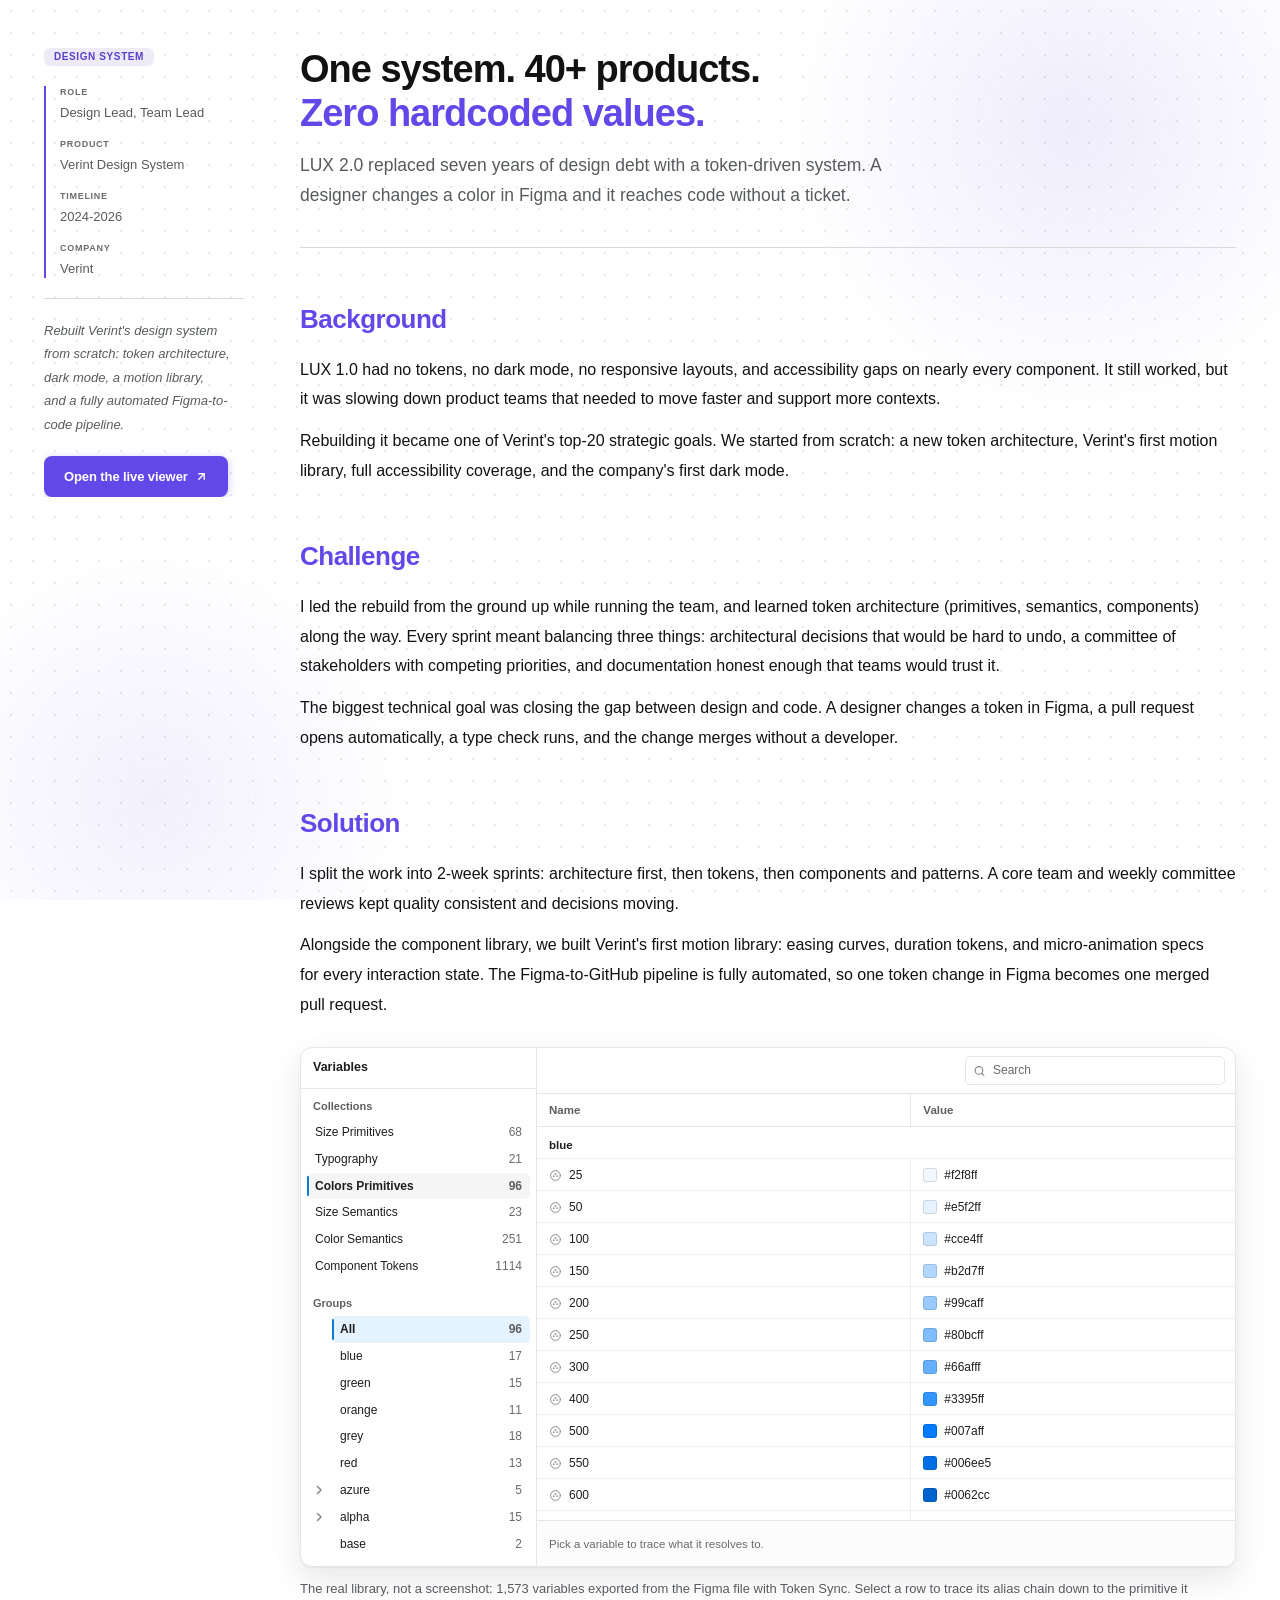
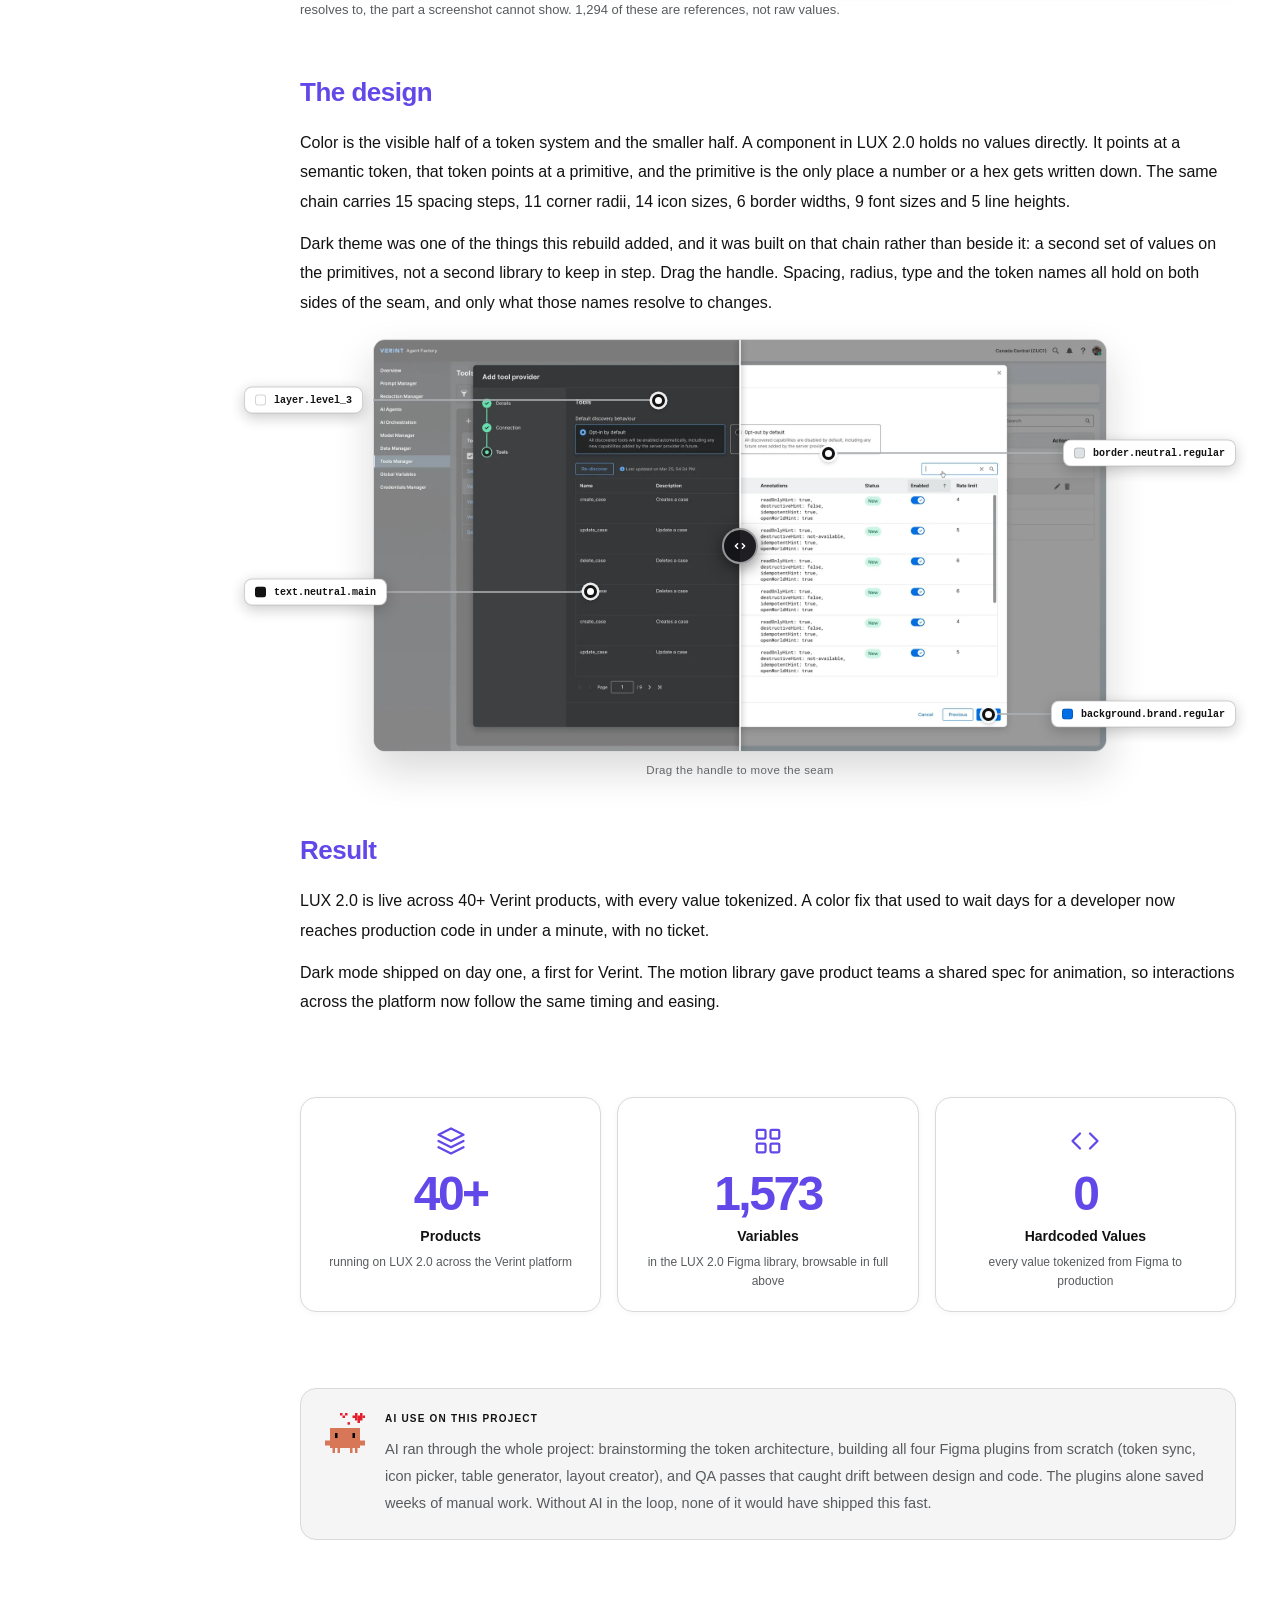
<file: cases/lux/index.html>
<!DOCTYPE html>
<html lang="en" data-theme="light">
<head>
<meta charset="UTF-8"/>
<meta name="viewport" content="width=device-width, initial-scale=1.0"/>
<title>LUX 2.0, Verint's Enterprise Design System - Case Study - Ori Cohen</title>
<link rel="icon" type="image/svg+xml" href="../../Assets/favicon.svg"/>
<link rel="apple-touch-icon" href="../../Assets/apple-touch-icon.png"/>
<meta name="description" content="How Ori Cohen built Verint's enterprise design system from scratch: one design language for 40+ products."/>
<link rel="canonical" href="https://oricohen.co/cases/lux/"/>
<meta property="og:type" content="article"/>
<meta property="og:title" content="Verint Design System - Case Study - Ori Cohen"/>
<meta property="og:description" content="How Ori Cohen built Verint's enterprise design system from scratch: one design language for 40+ products."/>
<meta property="og:url" content="https://oricohen.co/cases/lux/"/>
<meta property="og:image" content="https://oricohen.co/cases/lux/images/og-image.png"/>
<meta name="twitter:card" content="summary_large_image"/>
<meta name="twitter:title" content="Verint Design System - Case Study - Ori Cohen"/>
<meta name="twitter:description" content="How Ori Cohen built Verint's enterprise design system from scratch: one design language for 40+ products."/>
<meta name="twitter:image" content="https://oricohen.co/cases/lux/images/og-image.png"/>
<meta name="author" content="Ori Cohen"/>
<link rel="stylesheet" href="../../src/tokens.css?v=202610070648"/>
<link rel="stylesheet" href="../shared/case-study.css?v=202610070648"/>
<!-- Hide default cursor when embedded in the portfolio iframe -->
<script>try{if(localStorage.getItem('ori-theme')==='dark')document.documentElement.setAttribute('data-theme','dark')}catch(e){}
if(window.self!==window.top){var _s=document.createElement('style');_s.textContent='*{cursor:none!important}';document.head.appendChild(_s);}</script>
<style>
/* -- Project accent: LUX = Verint purple -------------------------------- */
:root {
  --action-primary:        var(--purple-600);
  --action-primary-hover:  var(--purple-700, #4c36c8);
  --action-primary-subtle: rgba(98,72,232,.08);
}
[data-theme="dark"] {
  --action-primary:        var(--purple-300, #a78bfa);
  --action-primary-hover:  var(--purple-200, #c4b5fd);
  --action-primary-subtle: rgba(167,139,250,.15);
}

/* -- Chip variant ------------------------------------------------------- */
.chip--system{background:rgba(91,63,199,.1);color:#5b3fc7}
/* 20% toward white from the old value: on the tinted mobile meta card the
   chip measured 3.80:1. Now 4.64:1, and higher still on desktop. */
[data-theme="dark"] .chip--system{background:rgba(167,139,250,.10);color:#bfaafb}

/* -- Sidebar tag (pill chip with accent border) ------------------------- */

/* -- Sidebar CTA - links to live viewer ---------------------------------
   Primary now, not outlined. It was a ghost button competing with nothing,
   in a sidebar of grey labels - so it read as a footnote rather than as the
   one thing on the page you are meant to click.

   Filled from the fixed purple ramp rather than --action-primary, which is
   the same call .btn-primary makes and for the same reason: the accent flips
   lightness between themes, and white on the dark accent would be 2.78:1.
   purple-600 under white is 5.81:1, purple-700 is 7.90:1, and both read
   against the sidebar in either theme. No dark override needed at all, which
   is also how the two-rule :hover/:active drift below got fixed. */
.sb-cta{
  display:inline-flex;align-items:center;justify-content:center;gap:7px;
  width:fit-content;
  padding:11px 20px;border-radius:var(--r-md);
  background:var(--purple-600, #6248E8);color:var(--gray-0, #fff);border:0;
  font-size:13px;font-weight:700;letter-spacing:-.1px;
  text-decoration:none;
  box-shadow:0 2px 10px rgba(98,72,232,.30);
  transition:background .14s,box-shadow .14s,transform .14s;
}
.sb-cta:hover{background:var(--purple-700, #4D35C8);
  box-shadow:0 5px 18px rgba(98,72,232,.42);transform:translateY(-1px)}
.sb-cta:active{background:var(--purple-800, #3A278A);
  box-shadow:0 1px 6px rgba(98,72,232,.28);transform:translateY(0)}
@media(prefers-reduced-motion:reduce){.sb-cta,.sb-cta:hover{transform:none}}
/* A visible edge in dark, and it is not decoration. purple-600 against the
   near-black sidebar is 2.40:1, so the FILL alone barely separates from the
   surface - the white label reads fine at 5.81:1 but the button's shape does
   not, which is the opposite of standing out. A purple-400 hairline is 5.02:1
   on the sidebar and 2.09:1 against its own fill, so it draws the outline
   without fighting the label. Light mode needs none of this: the same fill is
   already 5.81:1 on white. */
[data-theme="dark"] .sb-cta{border:1px solid var(--purple-400, #9F8AFF);
  box-shadow:0 2px 12px rgba(98,72,232,.5)}
[data-theme="dark"] .sb-cta:hover{border-color:var(--purple-300, #B0A0FF);
  box-shadow:0 5px 20px rgba(98,72,232,.62)}
.sb-cta svg{width:13px;height:13px;flex-shrink:0}

/* ══ The variables browser ══════════════════════════════════════════════════
   A replica of Figma's Variables panel, browsing the real LUX 2.0 library:
   1,573 variables across six collections, exported from the file with Token
   Sync and committed under data/.

   It has both themes, and the earlier version did not. I argued for
   light-in-both on the phone-bezel rule - a picture of a piece of software,
   not page chrome - but the analogy was wrong: a phone bezel really is one
   fixed colour, whereas Figma ships an actual dark UI. So a dark panel is a
   truthful depiction rather than an invention, and a white slab on the
   near-black page was the thing that looked out of place.

   Everything is scoped under .vb and uses Figma's own greys rather than site
   tokens, because the colours belong to the thing being depicted. That part
   still holds. All of them flow through the --vb-* properties below, so the
   dark theme is one override block - eleven of them used to be hardcoded
   further down, which is exactly how a second theme drifts out of sync with
   the first.                                                                */
.vb-shell{margin-top:28px}
.vb{
  --vb-line:#e6e6e6; --vb-line-2:#f0f0f0;
  --vb-ink:#1e1e1e; --vb-ink-2:#5f5f5f;
  /* Two tertiary greys, and this is the one place the replica deviates from
     Figma on purpose. Figma's secondary grey is #8a8a8a, which is 3.45:1 on
     white and 3.04:1 on the selected row - it fails AA as text on every
     surface in this panel. Fine for a GRAPHIC under 1.4.11, which asks 3:1,
     so the row icon and the caret glyphs keep it. Not fine for the counts,
     the placeholder and the footer hint, which are text.
     #6a6a6a is the lightest grey that clears 4.5:1 on all five backgrounds
     here, worst case 4.76:1 on the selected row. Two shades darker than the
     reference and invisible beside it, and the alternative is a case study
     about design-system rigour containing text that fails the standard the
     system exists to guarantee. */
  --vb-ink-3:#8a8a8a;      /* graphics only - icon, caret */
  --vb-ink-3t:#6a6a6a;     /* text - counts, placeholder, hint */
  --vb-sel:#f5f5f5; --vb-selb:#e5f2ff;
  /* Everything the panel paints with lives here, so the dark theme is one
     block rather than a hunt through the file. Eleven of these used to be
     hardcoded further down, which is how a second theme drifts. */
  --vb-bg:#fff;            /* panel, group header, search field, hop chip */
  --vb-bg-hover:#fafafa;   /* row hover */
  --vb-bg-foot:#fcfcfc;    /* the trace strip */
  --vb-bg-input:#fff;      /* the search field */
  --vb-sw-bd:rgba(0,0,0,.12);
  --vb-check:#ccc;         /* transparency checkerboard */
  /* #0a7cd1, not Figma's #0d99ff. The bar exists to carry the selected state
     because the tint cannot, so the bar itself has to clear the 3:1 that
     1.4.11 asks of a state indicator - and #0d99ff is 2.63:1 on the tint it
     sits on and 2.99:1 on the panel. Both just under. One step darker clears
     both at 3.84 and 4.36, and at 2px wide the hue difference is not
     perceptible next to the reference.
     Dark mode does not have this problem and keeps a brighter blue - see the
     override block. */
  --vb-accent:#0a7cd1;     /* selected-row bar, focus ring */
  --vb-accent-a:rgba(10,124,209,.28);
  display:grid;grid-template-columns:236px minmax(0,1fr);
  /* A FIXED height, and it has to live here rather than on the two columns.
     A grid row sizes to its tallest item and a grid item defaults to
     min-height:auto, so flex:1 + min-height:0 on the group list did nothing:
     nothing above it was bounded. The group list for Component Tokens is 276
     rows, about 7,450px, so the sidebar set the height of the whole panel and
     the table sat in the top 376px of it with a mile of white underneath. */
  height:520px;
  background:var(--vb-bg);color:var(--vb-ink);
  border:1px solid var(--vb-line);border-radius:12px;overflow:hidden;
  font-size:12px;line-height:1.4;
  /* Not symmetric between themes - short and faint on white or it smears,
     deep on near-black or it does not register. */
  box-shadow:0 1px 2px rgba(18,18,19,.05),0 12px 32px rgba(18,18,19,.10)}
/* ── dark ──────────────────────────────────────────────────────────────────
   Figma's dark UI surfaces. Every grey here was picked by measuring, not by
   eye, and two of them are not what Figma uses:

   The selected row is #374350, not Figma's #2c4a63. That blue is only 1.51:1
   against the panel, so it barely reads as a boundary at all, and worse, it
   is dark enough to drag the secondary text on top of it down to 4.42:1 -
   under AA. #374350 keeps the blue cast, clears 4.81:1 for --vb-ink-3t, and
   the state is carried by the accent bar below rather than by the tint.

   The tertiary greys flip roles between themes rather than inverting. In
   light, #8a8a8a is fine as a graphic and fails as text. In dark the same
   split exists at different values: #949494 clears 3:1 on every dark surface
   here, #b3b3b3 clears 4.5:1, and Figma's own #8a8a8a would fail BOTH bars on
   dark - 2.92:1 at worst. So it is not used at all here.               */
[data-theme="dark"] .vb{
  --vb-line:#444; --vb-line-2:#383838;
  --vb-ink:#fff;           /* 10.09:1 worst case */
  --vb-ink-2:#d4d4d4;      /* 6.81:1 */
  --vb-ink-3:#949494;      /* graphics, 3.33:1 - clears the 1.4.11 bar */
  --vb-ink-3t:#b3b3b3;     /* text, 4.81:1 */
  --vb-sel:#383838; --vb-selb:#374350;
  --vb-bg:#2c2c2c;
  --vb-bg-hover:#333;
  --vb-bg-foot:#262626;
  /* Sunken, not level with the panel: matching --vb-bg made the field
     invisible against it. */
  --vb-bg-input:#252525;
  --vb-sw-bd:rgba(255,255,255,.18);
  --vb-check:#555;
  --vb-accent:#4dabff;     /* 4.12:1 on the selected tint, 5.71:1 on the panel */
  --vb-accent-a:rgba(77,171,255,.28);
  border-color:#3a3a3a;
  box-shadow:0 0 0 1px rgba(255,255,255,.07),0 30px 70px rgba(0,0,0,.6)}

/* ── left: collections and groups ──────────────────────────────────────── */
/* min-height:0 is what lets a grid item shrink below its content, which is
   the half of the fix that is easy to leave out. */
.vb-side{border-right:1px solid var(--vb-line);min-width:0;min-height:0;
  display:flex;flex-direction:column;overflow:hidden}
.vb-side-hd{display:flex;align-items:center;justify-content:space-between;
  padding:11px 12px;border-bottom:1px solid var(--vb-line);
  font-size:12.5px;font-weight:600}
.vb-sec{display:flex;align-items:center;justify-content:space-between;
  padding:10px 12px 5px;font-size:11px;font-weight:600;color:var(--vb-ink-2)}
.vb-list{list-style:none;margin:0;padding:0 6px 6px}
.vb-list li{margin:0}
.vb-row{display:flex;align-items:center;gap:8px;width:100%;
  font:inherit;text-align:left;cursor:pointer;
  border:0;background:transparent;color:var(--vb-ink);
  padding:5px 8px;min-height:24px;border-radius:5px}
.vb-row:hover{background:var(--vb-line-2)}
.vb-row[aria-selected="true"],.vb-row[aria-current="true"]{background:var(--vb-sel);font-weight:600;
  position:relative}
.vb-groups .vb-row[aria-current="true"]{background:var(--vb-selb)}
.vb-row[aria-selected="true"]::before,.vb-row[aria-current="true"]::before{content:"";position:absolute;
  left:0;top:3px;bottom:3px;width:2px;border-radius:2px;
  background:var(--vb-accent)}
.vb-row-n{flex:1;min-width:0;overflow:hidden;text-overflow:ellipsis;
  white-space:nowrap}
.vb-row-c{flex-shrink:0;color:var(--vb-ink-3t);font-variant-numeric:tabular-nums}
.vb-row[aria-selected="true"] .vb-row-c,.vb-row[aria-current="true"] .vb-row-c{color:var(--vb-ink-2)}
.vb-groups{overflow-y:auto;flex:1;min-height:0}
/* A group row is a toggle plus a label, two controls rather than one. The
   caret expands, the name filters. Overloading a single row with both is
   what makes tree navigation feel like a guess. */
.vb-grow{display:flex;align-items:center;gap:1px}
/* 24x24, not the 18x22 this started at, because 2.5.8 asks for 24x24 and a
   disclosure has no equivalent elsewhere - the label beside it filters, it
   does not expand. It also happens to match Figma's real row height, so the
   rail reads slightly closer to the reference than the tighter version did. */
.vb-tog{flex-shrink:0;width:24px;height:24px;padding:0;border:0;
  background:transparent;cursor:pointer;color:var(--vb-ink-3);
  display:flex;align-items:center;justify-content:center;border-radius:4px}
.vb-tog:hover{background:var(--vb-line-2);color:var(--vb-ink)}
.vb-tog svg{width:10px;height:10px;display:block;
  transition:transform .16s ease}
.vb-tog[aria-expanded="true"] svg{transform:rotate(90deg)}
@media(prefers-reduced-motion:reduce){.vb-tog svg{transition:none}}
.vb-spacer{flex-shrink:0;width:24px}
.vb-grow .vb-row{flex:1;min-width:0}
.vb-sub{list-style:none;margin:0;padding:0 0 0 24px}
.vb-sub[hidden]{display:none}

/* ── right: the table ──────────────────────────────────────────────────── */
.vb-main{min-width:0;min-height:0;display:flex;flex-direction:column}
.vb-top{display:flex;align-items:center;gap:8px;
  padding:8px 10px;border-bottom:1px solid var(--vb-line)}
.vb-search{position:relative;margin-left:auto;flex:0 1 260px}
.vb-search svg{position:absolute;left:8px;top:50%;transform:translateY(-50%);
  width:13px;height:13px;color:var(--vb-ink-3);pointer-events:none}
.vb-search input{width:100%;font:inherit;color:var(--vb-ink);
  padding:5px 8px 5px 27px;border:1px solid var(--vb-line);border-radius:5px;
  background:var(--vb-bg-input)}
.vb-search input::placeholder{color:var(--vb-ink-3t)}
.vb-search input:focus{border-color:var(--vb-accent);
  outline:2px solid var(--vb-accent-a);outline-offset:-1px}
/* Figma's expand, close and side-panel icons used to be drawn here as
   decoration - aria-hidden, pointer-events:none, part of the picture rather
   than controls. That reasoning was wrong in the way that only shows up in
   use: fidelity to the reference is not worth a control that looks live and
   does nothing. Someone reaches for the close button, nothing happens, and
   now they distrust the parts that DO work. Removed, not disabled. */

.vb-head,.vb-r{display:grid;grid-template-columns:minmax(0,1.15fr) minmax(0,1fr);
  align-items:center}
.vb-head{border-bottom:1px solid var(--vb-line);
  font-size:11.5px;font-weight:600;color:var(--vb-ink-2)}
.vb-head span{padding:8px 12px}
.vb-head span+span{border-left:1px solid var(--vb-line)}

/* The scroller. Component Tokens alone is 1,114 rows, so only the visible
   window is in the DOM - see the driver. Fixed row height is what makes the
   arithmetic possible, so it is a constant in both places. */
/* Flexes to fill whatever the fixed panel height leaves, rather than being
   its own magic number - so there is one height to change, not two. */
.vb-scroll{position:relative;overflow-y:auto;flex:1;min-height:0}
.vb-sizer{position:relative;width:100%}
.vb-win{position:absolute;top:0;left:0;right:0}
.vb-r{height:32px;border-bottom:1px solid var(--vb-line-2);
  width:100%;font:inherit;text-align:left;background:transparent;border-left:0;
  border-right:0;border-top:0;cursor:pointer;color:var(--vb-ink)}
.vb-r:hover{background:var(--vb-bg-hover)}
/* A tint alone cannot carry the selected state in either theme: #e5f2ff on
   white is 1.13:1 and #374350 on #2c2c2c is 1.38:1. Both are below the 3:1
   that 1.4.11 asks of a state indicator, so neither is doing the job on its
   own. The bar is what makes it unambiguous - same conclusion as
   .vs-item.on on the plugins page. */
.vb-r[aria-selected="true"]{background:var(--vb-selb);position:relative}
.vb-r[aria-selected="true"]::before{content:"";position:absolute;
  left:0;top:0;bottom:0;width:2px;background:var(--vb-accent)}
.vb-r-n,.vb-r-v{display:flex;align-items:center;gap:7px;
  padding:0 12px;min-width:0;overflow:hidden}
.vb-r-v{border-left:1px solid var(--vb-line-2);height:32px}
.vb-r-n span,.vb-r-v span{overflow:hidden;text-overflow:ellipsis;
  white-space:nowrap}
.vb-ico{flex-shrink:0;width:13px;height:13px;color:var(--vb-ink-3)}
.vb-sw{flex-shrink:0;width:14px;height:14px;border-radius:3px;
  border:1px solid var(--vb-sw-bd)}
/* A transparent or semi-transparent token has to show it, or a 10% overlay
   and white read as the same swatch. */
.vb-sw-a{background-image:linear-gradient(45deg,var(--vb-check) 25%,transparent 25%,transparent 75%,var(--vb-check) 75%),
  linear-gradient(45deg,var(--vb-check) 25%,transparent 25%,transparent 75%,var(--vb-check) 75%);
  background-size:8px 8px;background-position:0 0,4px 4px}
/* An alias renders as a chip naming its target, which is what the panel is
   for. A resolved hex here would throw away the architecture. */
.vb-alias{display:inline-flex;align-items:center;gap:6px;min-width:0;
  padding:2px 7px 2px 5px;border-radius:4px;background:var(--vb-sel);
  color:var(--vb-ink-2);font-size:11.5px;max-width:100%}
.vb-grp{padding:9px 12px 5px;font-weight:600;font-size:11.5px;
  background:var(--vb-bg);border-bottom:1px solid var(--vb-line-2)}
.vb-empty{padding:26px 12px;color:var(--vb-ink-3t);text-align:center}

/* ── the resolution trace ──────────────────────────────────────────────────
   The reason this is interactive rather than a screenshot. Selecting a row
   walks its alias chain to the primitive it lands on, which is the three
   layers made visible on one line. */
.vb-foot{border-top:1px solid var(--vb-line);padding:10px 12px;
  min-height:46px;display:flex;align-items:center;gap:8px;
  flex-wrap:wrap;font-size:11.5px;color:var(--vb-ink-2);background:var(--vb-bg-foot)}
.vb-hop{display:inline-flex;align-items:center;gap:6px;
  padding:2px 8px;border-radius:4px;background:var(--vb-bg);
  border:1px solid var(--vb-line);color:var(--vb-ink)}
.vb-hop-c{width:11px;height:11px;border-radius:2px;border:1px solid var(--vb-sw-bd);
  flex-shrink:0}
.vb-arrow{color:var(--vb-ink-3);flex-shrink:0}
.vb-foot-hint{color:var(--vb-ink-3t)}

/* ── narrow-width nav (mobile) ─────────────────────────────────────────────
   Ori's note was that the phone layout read as messy and the hierarchy was
   not clear, and the count is the reason: six stacked bands of chrome before
   any data. A clipped horizontal strip of collections, then a Groups label,
   then a scrolling list of groups with carets and counts, then search, then
   the column header, then group headers inside the table itself - two of
   those looked almost identical while one was navigation and the other was
   content.

   This replaces the first three with two labelled selects. The words
   "Collection" and "Group" state the containment that the old layout only
   implied, one control means one decision at a time, and it costs about 90px
   against the roughly 200px the strip and the rail took - which goes back to
   the table, the only part anyone came for. */
.vb-mnav{display:none}
/* Label beside the select, not above it. Above reads marginally better but
   costs 35px across the two rows - 125px against 90px - and on a 560px panel
   that is an extra row and a half of the table, which is the thing anyone
   actually came here for. A fixed 64px label column keeps the two selects
   left-aligned with each other, so the pair still reads as one path. */
.vb-mf{display:flex;align-items:center;gap:10px;min-width:0}
.vb-mlab{flex:0 0 64px;font-size:9.5px;font-weight:700;letter-spacing:.08em;
  text-transform:uppercase;color:var(--vb-ink-3t)}
.vb-msel{width:100%;font:inherit;font-size:12.5px;
  padding:7px 9px;border-radius:6px;
  border:1px solid var(--vb-line);background:var(--vb-bg-input);
  color:var(--vb-ink);
  /* The native arrow is kept. A custom one would need appearance:none, which
     on iOS also drops the tap-to-open affordance styling. */
  max-width:100%}
.vb-msel:focus{border-color:var(--vb-accent);
  outline:2px solid var(--vb-accent-a);outline-offset:-1px}

/* ── narrow ────────────────────────────────────────────────────────────────
   Same ladder as the rest of the page. Below 720 the sidebar goes on top and
   the collections scroll sideways, because a 236px rail plus a two-column
   table does not fit in a phone width without the value column collapsing to
   nothing. */
@media(max-width:860px){
  .vb{grid-template-columns:200px minmax(0,1fr);height:470px}
}
/* Ori reported this as "the parts are reversed, the search bar and the column
   headers should not be at the bottom, it is broken". They were not reversed.
   The rail was UNBOUNDED: .vb-side is the auto row, and six collection rows
   plus two section labels plus a 132px group list is about 400px of a 560px
   panel. .vb-main got the remaining 160px, and the search bar (40), the
   Name/Value header (30) and the trace strip (44) take 114 of those - leaving
   roughly 46px of table, which is one row and the hint.

   So the panel looked like a list, then a search bar floating in the middle,
   then headers with nothing under them. Every part was in its right place and
   the thing still read as broken, because the table had no room to look like
   a table.

   The fix is to bound the rail rather than to reorder anything. Collections
   become a horizontal strip of chips - six items, one line, scrolls sideways
   if it needs to - which takes the rail from ~400px to ~180px and gives the
   table about 260px, or eight rows. That is enough for it to read as a table,
   and the search sits directly under a compact nav strip instead of halfway
   down the panel. */
@media(max-width:720px){
  /* One row now, not two: the rail is gone at this width and the two selects
     above the table replace it, so .vb-main gets the whole panel.

     Everything that used to style the rail here - the collections as a
     horizontal chip strip, the suppressed "Collections" label, the capped
     group list - went with it. That strip was the previous attempt at this
     problem and it is what Ori was looking at: clipped at the left edge with
     no sign there was more, and stacked above a second scrolling list that
     looked like content but was navigation. */
  .vb{grid-template-columns:1fr;grid-template-rows:minmax(0,1fr);height:560px}
  .vb-side{display:none}
  .vb-mnav{display:flex;flex-direction:column;gap:8px;
    padding:10px 12px;border-bottom:1px solid var(--vb-line)}
  /* The trace strip is a 44px band holding one sentence of instruction until
     something is actually selected. On a phone that is the table's space.
     :has() rather than a JS class - where it is unsupported the hint simply
     shows, which is exactly today's behaviour. */
  .vb-foot:has(.vb-foot-hint){display:none}
  .vb-search{flex:1 1 auto;margin-left:0}
}

@media(max-width:560px){
  .vb-head,.vb-r{grid-template-columns:minmax(0,1fr) minmax(0,1fr)}
  .vb-r-n,.vb-r-v{padding:0 9px}
}

/* ══ Light / dark, one seam ══════════════════════════════════════════════════
   The mechanism and the box now live in cases/shared/case-study.css, because
   the Copilot case study needed the same comparison for its wrap-up
   before/after. Moved, not copied.

   What is still here is everything specific to what THIS page compares: the
   token chips, their leader lines, the hotspot dots, and the gutter that
   makes room for the chips. Two shared parameters are set below.           */
/* ── Token annotations ─────────────────────────────────────────────────────
   Fifth arrangement. The history matters because each version fixed the last
   one's real fault and introduced its own:

   v1 chips ON the image      -> hid the thing they pointed at
   v2 chips in wide gutters   -> ate 380px of an 880px column, image looked sad
   v3 chips at frame edges    -> leaders were 3.5px long (percentage resolved
                                 against the 9px dot, not the frame) so they
                                 looked stranded
   v4 hover/click hotspots    -> nothing was visible until you found it, and
                                 the hover reveal flickered chips on and off
                                 as the pointer crossed the frame

   v5 is v3 with the leader bug actually fixed, plus v4's hotspots kept for
   narrow screens only. Ori's call, and it is the right one: on a desktop the
   labels are the content, so they should be on screen, not behind a gesture.

   ONE chip element per anchor serves both modes. It is always edge-pinned and
   the LEADER is what connects it to its dot, so the chip never sits on top of
   the UI it names. Wide: all four shown, no interaction, no animation. Narrow:
   hidden until its dot is pressed. That is the only difference between the two
   modes, which is why there is one copy of each token name in the markup
   rather than three.

   Two chips left, two right, by Ori's rule - the label goes to the edge its
   element is nearest, so the primary button at x:83.9% is labelled from the
   right. With anchors at 29.6, 38.9, 62 and 83.9 that splits 2/2 on its own.

   No infinite animation in this module at desktop width. The ping ring is the
   affordance hint for the hotspots, so it only runs in the mode that has
   hotspots. */
/* 13% gutters and a 56px breakout, and both numbers come from one
   constraint: a chip pinned to the stage edge must not cover the dot it
   names, and the binding dot is the primary button at x:83.9%.

   A full token name on one line is 185px of 10px mono. Pinned to the edge of
   a 796px column - which is what a 1140px window gives, after 200px of
   sidebar, a 56px gap and 88px of padding - it crossed 6px PAST its own dot.
   No gutter fixes that: the arithmetic needs the module itself to be wider,
   and every gutter big enough took the image under 70% of the column, which
   is the v2 mistake.

   So the module borrows the 56px grid gap between the sidebar and the text.
   That space is empty - the content column starts at 200+56, so -56px puts
   this block's left edge flush against the sidebar and overlaps nothing. It
   cannot break out further: the sidebar is sticky and always on screen, so
   anything past 56px would slide under it.

   With the breakout the worst case at 1140px is +14.8px of clearance instead
   of -6.4px, and every width that shows chips is clean. Verified 390-1440px. */
/* Gutter is 0 by DEFAULT, which is the narrow case: the image uses the full
   width of the module and the chip opens over it. The wide block near the
   bottom puts the 13% back, because that is where edge-pinned chips need
   somewhere to sit. Narrow inherited 13% before this, which is what left the
   image inset on a phone with a chip half outside it. */
/* --cmp-ar is the aspect of the two screenshots; the shared sheet defaults
   to 16/9. --cmp-gut is 0 here and 13% in the wide block far below, which is
   where the edge-pinned chips need the room.

   The -56px is LUX only: it borrows the empty grid gap beside the sticky
   sidebar so a 185px chip clears the dot it names at a 1140px window. Nothing
   else on the site needs it, which is why it did not travel to the shared
   sheet with the rest. */
.cmp{--cmp-ar:1800/1012}
@media(min-width:1001px){
  .cmp{margin-left:-56px}
}
/* Two layers, both sized to a known box so percentages mean what they say.
   .cmp-ov is the frame rectangle, because --x is "percent across the
   screenshot". .cmp-chips is the whole stage, because a chip is pinned to the
   stage edge and hangs over the frame. Both are outside .cmp-frame, which sets
   overflow:hidden for the seam clip and would cut them off. */
.cmp-ov{position:absolute;top:0;bottom:0;left:var(--cmp-gut);right:var(--cmp-gut);
  z-index:3;pointer-events:none}
.cmp-chips{position:absolute;inset:0;z-index:5;pointer-events:none}
/* The dots have to clear .cmp-input, which is z-index 4 inside .cmp-frame -
   and .cmp-frame is position:relative with z-index:auto, so it creates no
   stacking context and its children compete directly with these layers. At
   the leaders' z-index 3 the dots sat under the invisible range input and
   could not be clicked at all. 6 also puts them above a chip that overhangs
   them, which is the right way round: the dot is the anchor, the chip is the
   label. */
.cmp-ov-dots{z-index:6}

/* ── leaders ───────────────────────────────────────────────────────────────
   A leader runs from its own frame edge to its dot, so it has to know which
   edge. The right variant sets left AND right with no width - width:var(--x)
   is the bug that made v3 look broken, because a percentage width resolves
   against the containing block and the dot was the containing block. */
/* #7f858c, not the #8f959c this started at. A leader crosses both halves of
   the seam, so one fixed value has to clear 1.4.11's 3:1 against the lightest
   thing on the light side AND the darkest thing on the dark side. #8f959c was
   2.77:1 on the light page grey - the white outer stroke does nothing there,
   since it is white on near-white. #7f858c sits in the middle of the window
   that satisfies both: 3.42:1 light, 3.75:1 dark. */
.cmp-lead{position:absolute;top:var(--y);height:1px;transform:translateY(-50%);
  background:#7f858c;box-shadow:0 0 0 .5px rgba(255,255,255,.55)}
.cmp-lead-l{left:0;width:var(--x)}
.cmp-lead-r{left:var(--x);right:0;width:auto}

/* ── dots ──────────────────────────────────────────────────────────────────
   Fixed colours in both themes, the same rule as the phone bezel: a dot lands
   on whichever half of the seam it falls on, so it cannot take its colour from
   the document theme. 13px core, 3px near-black ring, 2.5px white halo and a
   drop shadow - enough to read on a white modal and on a near-black one, which
   is what "prominent in both themes" has to mean here. */
.cmp-hot{position:absolute;left:var(--x);top:var(--y);
  transform:translate(-50%,-50%);
  width:24px;height:24px;padding:0;border:0;background:transparent;
  pointer-events:auto;display:flex;align-items:center;justify-content:center}
.cmp-dot{width:13px;height:13px;border-radius:50%;position:relative;
  background:#fff;border:3px solid #121213;
  box-shadow:0 0 0 2.5px rgba(255,255,255,.9),0 2px 5px rgba(0,0,0,.45)}
.cmp-hot:focus-visible{outline:3px solid var(--action-primary);
  outline-offset:2px;border-radius:50%}

/* ── the chip ──────────────────────────────────────────────────────────────
   One line, the full token path, nothing else.

   The previous version split it over two lines - namespace in tertiary grey
   above, leaf in bold primary below - and capped the width at 132px. Both
   were wrong. The split invented a hierarchy the token does not have: a
   token is one identifier, and `background.brand` is not a heading with
   `regular` as its subtitle. And the cap turned the longest name into
   "background.bran / d", breaking a word mid-letter, because a token path
   has no spaces for overflow-wrap to use.

   So: no cap, no wrap, one weight, one colour. The width is whatever the
   name needs, and the geometry above is what makes room for it.

   The swatch is always on the LEFT, on both sides of the image. It used to
   flip with row-reverse on the right-hand chips so it sat nearest the image,
   which read as two different components. Colour-then-name is one shape to
   recognise, wherever the chip is. */
.cmp-ann{position:absolute;top:var(--y);transform:translateY(-50%);
  display:flex;align-items:center;gap:8px;
  padding:6px 10px;border-radius:var(--radius-md, 8px);
  background:var(--surface-default);
  border:1px solid rgba(18,18,19,.20);
  box-shadow:0 4px 14px rgba(18,18,19,.22);
  font-family:var(--font-mono);font-size:10px;font-weight:600;
  color:var(--text-primary);line-height:1.3;white-space:nowrap}
[data-theme="dark"] .cmp-ann{border-color:rgba(255,255,255,.26);
  box-shadow:0 6px 20px rgba(0,0,0,.6)}
/* No left/right here on purpose. The two modes want different positioning
   for these classes, and both would be (0,1,0) against the base .cmp-ann
   rule, so whichever appeared later would win - decided by line number, not
   by intent. Instead the base gives ONE position (centred, below) and the
   wide block is the only place that pins to an edge. Nothing to conflict. */
.cmp-ann-dot{width:11px;height:11px;border-radius:3px;flex-shrink:0;
  border:1px solid rgba(18,18,19,.18)}
[data-theme="dark"] .cmp-ann-dot{border-color:rgba(255,255,255,.28)}

/* ══ NARROW: hotspots ══════════════════════════════════════════════════════
   This is the DEFAULT, and the wide rules below override it. Base-first so the
   cascade is decided by intent rather than by line number, which is how the
   shared sheet's mobile type floor ended up silently dead.

   The chip and its leader are hidden until the dot is pressed; JS puts
   .is-open on the matching pair. Nothing depends on :hover, because the
   screens that get this mode are the ones that cannot produce it. */
.cmp-ann,.cmp-lead{opacity:0;visibility:hidden;transition:opacity .15s ease,visibility .15s}
.cmp-ann.is-open,.cmp-lead.is-open{opacity:1;visibility:visible}
.cmp-hot{cursor:pointer}
.cmp-hint-w{display:none}

/* The open chip sits ON the image, centred, and offset vertically clear of
   the dot that opened it.

   Centred rather than edge-pinned because at phone widths there is no edge to
   pin to that works: the module is 280-342px, the chip is 185px, so a chip
   against either edge covers most of the width AND lands on top of its own
   dot - the 83.9% anchor sits at 287px of a 342px frame, right where a
   right-pinned chip is. Centred, it spans 78 to 263 of 342 and the dot stays
   outside it vertically instead.

   30px of offset: the chip is 27px tall, so its near edge lands 16.5px from
   the dot centre against a 9px dot-plus-halo radius - a 7.5px gap. 26px was
   the first value and measured out at 3.5px, which is a touching-but-not-
   overlapping look rather than a deliberate one. The bottom anchor at 90.8% opens UPWARD, otherwise the chip would
   hang off the image.

   Occlusion is fine here in a way it was not for the permanent desktop chips:
   this appears because someone asked for it and goes away again. */
.cmp-ann{left:50%;right:auto;
  transform:translate(-50%,-50%);
  top:calc(var(--y) + 30px)}
.cmp-ann-up{top:calc(var(--y) - 30px)}
/* No leaders in this mode. The chip is a few pixels from its dot, so a line
   between them would be shorter than the gap it is meant to bridge. */
.cmp-lead{display:none}
/* The ping is the only thing saying a dot is a control, so it runs in this
   mode and stops on the one that is open. Transform and opacity only, so it
   composites instead of repainting. */
.cmp-dot::after{content:"";position:absolute;inset:-3px;border-radius:50%;
  border:1.5px solid rgba(18,18,19,.55);
  animation:cmpPing 4.5s cubic-bezier(.2,.6,.3,1) var(--d,0s) infinite;
  pointer-events:none}
.cmp-hot[aria-pressed="true"] .cmp-dot::after{animation:none;opacity:0}
@keyframes cmpPing{
  0%      {transform:scale(1);   opacity:.75}
  55%,100%{transform:scale(2.9); opacity:0}
}
@media(prefers-reduced-motion:reduce){
  .cmp-dot::after{animation:none;opacity:0}
  .cmp-ann,.cmp-lead{transition:none}
}

/* ══ WIDE: all four chips on screen ════════════════════════════════════════
   The two ranges are where the CONTENT COLUMN is at least 700px, which is what
   the geometry actually depends on - not the viewport. Below that a 132px chip
   pinned to the edge reaches the dot it names.
     1-col layout (viewport <= 1000): column = viewport - 48   -> from 760px
     2-col layout (viewport >  1000): column = viewport - 344  -> from 1060px
   The 1000-1060 gap is real: that band is the two-column layout at its
   narrowest, where a 200px sidebar, a 56px gap and 88px of padding leave the
   column narrower than a 980px single-column page. It gets hotspots. */
@media (min-width:880px) and (max-width:1000px), (min-width:1100px){
  .cmp{--cmp-gut:13%}
  .cmp-lead{display:block}
  /* back to a row-aligned chip pinned to the stage edge, with the leader
     carrying the distance to the dot */
  .cmp-ann{top:var(--y);transform:translateY(-50%)}
  .cmp-ann-l{left:0;right:auto}
  .cmp-ann-r{left:auto;right:0}
  .cmp-ann-up{top:var(--y)}
  .cmp-ann,.cmp-lead{opacity:1;visibility:visible;transition:none}
  /* Not controls in this mode - the information is already on screen, so a
     button that only removes it is noise. Kept in the DOM with the dot as its
     child so there is one markup tree for both modes; JS skips binding. */
  .cmp-hot{cursor:default;pointer-events:none}
  .cmp-dot::after{display:none}
  .cmp-hint-n{display:none}
  .cmp-hint-w{display:inline}
}

</style>
<script type="application/ld+json">
{
  "@context": "https://schema.org",
  "@type": "Article",
  "@id": "https://oricohen.co/cases/lux/",
  "url": "https://oricohen.co/cases/lux/",
  "headline": "Verint Design System 2.0 - Case Study",
  "description": "How I built Verint's enterprise design system from scratch: one design language for 40+ products.",
  "image": "https://oricohen.co/cases/lux/images/og-image.png",
  "author": {
    "@type": "Person",
    "@id": "https://oricohen.co/#person",
    "name": "Ori Cohen"
  },
  "publisher": {
    "@type": "Person",
    "name": "Ori Cohen",
    "url": "https://oricohen.co/"
  },
  "isPartOf": {
    "@type": "WebSite",
    "@id": "https://oricohen.co/#website"
  },
  "about": {
    "@type": "SoftwareApplication",
    "name": "Verint Design System",
    "applicationCategory": "Design System",
    "operatingSystem": "Web"
  }
}
</script>
</head>
<body>
<div class="cs-field" aria-hidden="true"><i></i><i></i></div>

<!-- Back nav (mobile only) -->
<a href="../../index.html" class="back-nav" aria-label="Back to projects">
  <svg width="16" height="16" viewBox="0 0 24 24" fill="none" stroke="currentColor" stroke-width="2.5" stroke-linecap="round" stroke-linejoin="round" aria-hidden="true"><polyline points="15 18 9 12 15 6"/></svg>
  Back to projects
</a>

<!-- Carousel -->

<!-- Body -->
<div class="cs-body">

  <!-- Sidebar -->
  <aside class="sidebar" aria-label="Project details">
    <span class="chip chip--system">Design System</span>
    <div class="sb-fields">
      <div>
        <div class="sb-label">Role</div>
        <div class="sb-value">Design Lead, Team Lead</div>
      </div>
      <div>
        <div class="sb-label">Product</div>
        <div class="sb-value">Verint Design System</div>
      </div>
      <div>
        <div class="sb-label">Timeline</div>
        <div class="sb-value">2024-2026</div>
      </div>
      <div>
        <div class="sb-label">Company</div>
        <div class="sb-value">Verint</div>
      </div>
    </div>
    <div class="sb-div"></div>
    <p class="sb-nut">Rebuilt Verint's design system from scratch: token architecture, dark mode, a motion library, and a fully automated Figma-to-code pipeline.</p>
    <a class="sb-cta" href="viewer.html" target="_blank" rel="noopener"
       onclick="if(window.parent!==window){window.parent.openWin('lux-viewer');return false;}">
      Open the live viewer
      <svg viewBox="0 0 24 24" fill="none" stroke="currentColor" stroke-width="2.5" stroke-linecap="round" stroke-linejoin="round" aria-hidden="true"><line x1="7" y1="17" x2="17" y2="7"/><polyline points="7 7 17 7 17 17"/></svg>
    </a>
  </aside>

  <!-- Content -->
  <main class="cs-content">

    <!-- Hero -->
    <div class="cs-hero">
      <h1>One system. 40+ products.<br/><span class="cs-hero-accent">Zero hardcoded values.</span></h1>
      <p class="cs-hero-sub">LUX 2.0 replaced seven years of design debt with a token-driven system. A designer changes a color in Figma and it reaches code without a ticket.</p>
    </div>

    <!-- Section 1: Background -->
    <div class="cs-section cs-reveal">
      <div class="cs-section-num">
        <h2 class="cs-sec-title">Background</h2>
      </div>
      <p>LUX 1.0 had no tokens, no dark mode, no responsive layouts, and accessibility gaps on nearly every component. It still worked, but it was slowing down product teams that needed to move faster and support more contexts.</p>
      <p>Rebuilding it became one of Verint's top-20 strategic goals. We started from scratch: a new token architecture, Verint's first motion library, full accessibility coverage, and the company's first dark mode.</p>
    </div>

    

    <!-- Section 2: Challenge -->
    <div class="cs-section cs-reveal">
      <div class="cs-section-num">
        <h2 class="cs-sec-title">Challenge</h2>
      </div>
      <p>I led the rebuild from the ground up while running the team, and learned token architecture (primitives, semantics, components) along the way. Every sprint meant balancing three things: architectural decisions that would be hard to undo, a committee of stakeholders with competing priorities, and documentation honest enough that teams would trust it.</p>
      <p>The biggest technical goal was closing the gap between design and code. A designer changes a token in Figma, a pull request opens automatically, a type check runs, and the change merges without a developer.</p>
    </div>

    <!-- Section 3: Solution -->
    <div class="cs-section cs-reveal">
      <div class="cs-section-num">
        <h2 class="cs-sec-title">Solution</h2>
      </div>
      <p>I split the work into 2-week sprints: architecture first, then tokens, then components and patterns. A core team and weekly committee reviews kept quality consistent and decisions moving.</p>
      <p>Alongside the component library, we built Verint's first motion library: easing curves, duration tokens, and micro-animation specs for every interaction state. The Figma-to-GitHub pipeline is fully automated, so one token change in Figma becomes one merged pull request.</p>
      <figure class="cs-media">
      <!-- The variables browser. Replaces the component-library screenshot:
           the same claim, but checkable. -->
      <div class="vb-shell" data-dv="202610070648">
        <div class="vb" id="vb" role="group"
             aria-label="LUX 2.0 variable library, browsable">
          <div class="vb-side">
            <div class="vb-side-hd">
              <span>Variables</span>
            </div>
            <div class="vb-sec"><span>Collections</span></div>
            <ul class="vb-list" id="vb-colls" role="tablist"
                aria-label="Variable collections"></ul>
            <div class="vb-sec"><span>Groups</span></div>
            <ul class="vb-list vb-groups" id="vb-groups"
                aria-label="Groups in the selected collection"></ul>
          </div>
          <div class="vb-main">
            <!-- Narrow-width navigation. Hidden above 720px, where the rail
                 on the left does this job. Two native selects rather than a
                 custom control: on a phone they open the OS picker, which is
                 the clearest "choose one of these" affordance there is, and
                 they bring their own keyboard, labelling and scrolling.
                 Stacked, not side by side, so they read top to bottom in the
                 order things actually contain each other. -->
            <div class="vb-mnav">
              <div class="vb-mf">
                <label class="vb-mlab" for="vb-msel-c">Collection</label>
                <select class="vb-msel" id="vb-msel-c"></select>
              </div>
              <div class="vb-mf">
                <label class="vb-mlab" for="vb-msel-g">Group</label>
                <select class="vb-msel" id="vb-msel-g"></select>
              </div>
            </div>
            <div class="vb-top">
              <label class="vb-search">
                <svg viewBox="0 0 24 24" fill="none" stroke="currentColor" stroke-width="2.2" stroke-linecap="round" aria-hidden="true"><circle cx="11" cy="11" r="7"/><line x1="20" y1="20" x2="16.2" y2="16.2"/></svg>
                <input id="vb-q" type="search" placeholder="Search"
                       aria-label="Search variables by name or value"
                       autocomplete="off" spellcheck="false"/>
              </label>
            </div>
            <div class="vb-head" aria-hidden="true"><span>Name</span><span>Value</span></div>
            <div class="vb-scroll" id="vb-scroll" tabindex="0"
                 role="listbox" aria-label="Variables">
              <div class="vb-sizer" id="vb-sizer"><div class="vb-win" id="vb-win"></div></div>
            </div>
            <div class="vb-foot" id="vb-foot" aria-live="polite">
              <span class="vb-foot-hint">Pick a variable to trace what it resolves to.</span>
            </div>
          </div>
        </div>
      </div>
      <figcaption>The real library, not a screenshot: 1,573 variables exported
        from the Figma file with Token Sync. Select a row to trace its alias
        chain down to the primitive it resolves to, the part a screenshot
        cannot show. 1,294 of these are references, not raw values.</figcaption>
      </figure>

      
    </div>

    <!-- Section: The design -->
    <div class="cs-section cs-reveal">
      <div class="cs-section-num">
        <h2 class="cs-sec-title">The design</h2>
      </div>
      <p>Color is the visible half of a token system and the smaller half. A
        component in LUX 2.0 holds no values directly. It points at a semantic
        token, that token points at a primitive, and the primitive is the only
        place a number or a hex gets written down. The same chain carries 15
        spacing steps, 11 corner radii, 14 icon sizes, 6 border widths, 9 font
        sizes and 5 line heights.</p>
      <p>Dark theme was one of the things this rebuild added, and it was built
        on that chain rather than beside it: a second set of values on the
        primitives, not a second library to keep in step. Drag the handle.
        Spacing, radius, type and the token names all hold on both sides of
        the seam, and only what those names resolve to changes.</p>
      <div class="cmp" id="cmp" data-cmp-unit="dark">
            <div class="cmp-stage">
            <div class="cmp-frame">
              <div class="cmp-side cmp-light">
                <img src="images/af-light.webp" width="1800" height="1012"
                     loading="lazy" decoding="async"
                     alt="Verint Agent Factory in light mode: the Add tool provider modal over the Tools Manager page, with a stepper, radio cards, a data table of tool names and annotations, status badges and toggles."/>
              </div>
              <div class="cmp-side cmp-dark cmp-clip" aria-hidden="true">
                <img src="images/af-dark.webp" width="1800" height="1012"
                     loading="lazy" decoding="async" alt=""/>
              </div>
              <input class="cmp-input" id="cmp-input" type="range"
                     min="0" max="100" value="50" step="1"
                     aria-label="Reveal the dark theme. Drag or use the arrow keys."/>
              <div class="cmp-handle" aria-hidden="true">
                <span class="cmp-line"></span>
                <span class="cmp-pill">
                  <svg viewBox="0 0 24 24" fill="none" stroke="currentColor" stroke-width="2.5" stroke-linecap="round" stroke-linejoin="round"><path d="M8 8L4 12l4 4M16 8l4 4-4 4"/></svg>
                </span>
                <span class="cmp-line"></span>
              </div>
            </div>
            <!-- Leaders and dots, sized to the frame rectangle. Both layers
                 sit OUTSIDE .cmp-frame, which sets overflow:hidden for the
                 seam clip and would cut them off at the edge.

                 Each dot's aria-label carries the element and the full token
                 path, so the chip is decoration of what the button already
                 says and is aria-hidden. data-n pairs a dot to its chip and
                 its leader; JS uses it for the narrow-width reveal. -->
            <div class="cmp-ov" aria-hidden="true">
                <i class="cmp-lead cmp-lead-l" data-n="1"
                   style="--x:38.9%;--y:14.8%"></i>
                <i class="cmp-lead cmp-lead-r" data-n="2"
                   style="--x:62%;--y:27.6%"></i>
                <i class="cmp-lead cmp-lead-l" data-n="3"
                   style="--x:29.6%;--y:61.2%"></i>
                <i class="cmp-lead cmp-lead-r" data-n="4"
                   style="--x:83.9%;--y:90.8%"></i>
            </div>
            <div class="cmp-ov cmp-ov-dots">
                <button type="button" class="cmp-hot" data-n="1"
                        style="--x:38.9%;--y:14.8%;--d:0s" aria-pressed="false"
                        aria-label="Modal surface, painted by layer.level_3">
                  <span class="cmp-dot"></span>
                </button>
                <button type="button" class="cmp-hot" data-n="2"
                        style="--x:62%;--y:27.6%;--d:0.55s" aria-pressed="false"
                        aria-label="Radio card border, painted by border.neutral.regular">
                  <span class="cmp-dot"></span>
                </button>
                <button type="button" class="cmp-hot" data-n="3"
                        style="--x:29.6%;--y:61.2%;--d:1.1s" aria-pressed="false"
                        aria-label="Table cell text, painted by text.neutral.main">
                  <span class="cmp-dot"></span>
                </button>
                <button type="button" class="cmp-hot" data-n="4"
                        style="--x:83.9%;--y:90.8%;--d:1.65s" aria-pressed="false"
                        aria-label="Primary button fill, painted by background.brand.regular">
                  <span class="cmp-dot"></span>
                </button>
            </div>
            <!-- Chips, pinned to the stage edges, two left and two right. -->
            <div class="cmp-chips">
              <span class="cmp-ann cmp-ann-l" data-n="1"
                    style="--y:14.8%" aria-hidden="true">
                <i class="cmp-ann-dot" style="background-color:#ffffff"></i>
                <span class="cmp-ann-n">layer.level_3</span>
              </span>
              <span class="cmp-ann cmp-ann-r" data-n="2"
                    style="--y:27.6%" aria-hidden="true">
                <i class="cmp-ann-dot" style="background-color:#dfe2e4"></i>
                <span class="cmp-ann-n">border.neutral.regular</span>
              </span>
              <span class="cmp-ann cmp-ann-l" data-n="3"
                    style="--y:61.2%" aria-hidden="true">
                <i class="cmp-ann-dot" style="background-color:#121213"></i>
                <span class="cmp-ann-n">text.neutral.main</span>
              </span>
              <span class="cmp-ann cmp-ann-r cmp-ann-up" data-n="4"
                    style="--y:90.8%" aria-hidden="true">
                <i class="cmp-ann-dot" style="background-color:#006ee5"></i>
                <span class="cmp-ann-n">background.brand.regular</span>
              </span>
            </div>
            </div>
            <!-- Mode-aware, because "tap a dot" is false in wide mode where
                 every chip is already on screen and the dots are inert. -->
            <p class="cmp-hint">
              <span class="cmp-hint-n">Drag the handle to move the seam, or tap a dot to see its token</span>
              <span class="cmp-hint-w">Drag the handle to move the seam</span>
            </p>
            </div>
    </div>


    <!-- Section 4: Result -->
    <div class="cs-section cs-reveal">
      <div class="cs-section-num">
        <h2 class="cs-sec-title">Result</h2>
      </div>
    
      <p>LUX 2.0 is live across 40+ Verint products, with every value tokenized. A color fix that used to wait days for a developer now reaches production code in under a minute, with no ticket.</p>
      <p>Dark mode shipped on day one, a first for Verint. The motion library gave product teams a shared spec for animation, so interactions across the platform now follow the same timing and easing.</p>

    </div>

    <!-- Stat cards - after Result, matching every other case study -->
    <div class="stat-grid cs-reveal">
      <div class="stat-card">
        <div class="stat-icon">
          <svg viewBox="0 0 24 24" fill="none" stroke="currentColor" stroke-width="1.8" stroke-linecap="round" stroke-linejoin="round" aria-hidden="true"><path d="M12 2L2 7l10 5 10-5-10-5z"/><path d="M2 17l10 5 10-5"/><path d="M2 12l10 5 10-5"/></svg>
        </div>
        <div class="stat-num">40+</div>
        <div class="stat-title">Products</div>
        <div class="stat-desc">running on LUX 2.0 across the Verint platform</div>
      </div>
      <div class="stat-card">
        <div class="stat-icon">
          <svg viewBox="0 0 24 24" fill="none" stroke="currentColor" stroke-width="1.8" stroke-linecap="round" stroke-linejoin="round" aria-hidden="true"><rect x="3" y="3" width="7" height="7" rx="1"/><rect x="14" y="3" width="7" height="7" rx="1"/><rect x="3" y="14" width="7" height="7" rx="1"/><rect x="14" y="14" width="7" height="7" rx="1"/></svg>
        </div>
        <div class="stat-num">1,573</div>
        <div class="stat-title">Variables</div>
        <div class="stat-desc">in the LUX 2.0 Figma library, browsable in full above</div>
      </div>
      <div class="stat-card">
        <div class="stat-icon">
          <svg viewBox="0 0 24 24" fill="none" stroke="currentColor" stroke-width="1.8" stroke-linecap="round" stroke-linejoin="round" aria-hidden="true"><polyline points="16 18 22 12 16 6"/><polyline points="8 6 2 12 8 18"/></svg>
        </div>
        <div class="stat-num">0</div>
        <div class="stat-title">Hardcoded Values</div>
        <div class="stat-desc">every value tokenized from Figma to production</div>
      </div>
    </div>

    <!-- AI Usage -->
    <div class="ai-card cs-reveal">
      <div class="ai-icon">
        <svg xmlns="http://www.w3.org/2000/svg" viewBox="0 0 48 48" width="40" height="40" baseProfile="basic" aria-hidden="true"><rect width="7.5" height="6" y="33" fill="#d77757"/><rect width="7.5" height="6" x="40.5" y="33" fill="#d77757"/><rect width="36" height="24" x="6" y="18" fill="#d77757"/><rect width="3" height="9" x="9" y="39" fill="#d77757"/><rect width="3" height="9" x="15" y="39" fill="#d77757"/><rect width="3" height="9" x="30" y="39" fill="#d77757"/><rect width="3" height="9" x="36" y="39" fill="#d77757"/><rect width="3" height="6" x="12" y="24"/><rect width="3" height="6" x="33" y="24"/><rect width="3" height="9" x="39" y="3" fill="#e51e2d"/><rect width="3" height="3" x="27" y="11" fill="#e51e2d"/><rect width="3" height="3" x="24" fill="#e51e2d"/><rect width="3" height="3" x="18" fill="#e51e2d"/><rect width="3" height="3" x="21" y="3" fill="#e51e2d"/><rect width="3" height="9" x="36" fill="#e51e2d"/><rect width="3" height="9" x="42" fill="#e51e2d"/><rect width="3" height="3" x="33" y="3" fill="#e51e2d"/><rect width="3" height="3" x="45" y="3" fill="#e51e2d"/></svg>
      </div>
      <div class="ai-card-body">
        <div class="ai-card-label">AI use on this project</div>
        <p class="ai-card-text">AI ran through the whole project: brainstorming the token architecture, building all four Figma plugins from scratch (token sync, icon picker, table generator, layout creator), and QA passes that caught drift between design and code. The plugins alone saved weeks of manual work. Without AI in the loop, none of it would have shipped this fast.</p>
      </div>
    </div>

  </main>
</div><!-- /cs-body -->

<button id="scroll-top" aria-label="Back to top">
  <svg width="16" height="16" viewBox="0 0 16 16" fill="none" xmlns="http://www.w3.org/2000/svg" aria-hidden="true">
    <path d="M8 12V4M8 4L4 8M8 4L12 8" stroke="currentColor" stroke-width="1.8" stroke-linecap="round" stroke-linejoin="round"/>
  </svg>
</button>

<script src="../shared/case-study.js?v=202610070648" defer></script>
<script src="../../src/analytics.js?v=202610070648" defer></script>
<script>
/* The seam itself is driven by cases/shared/case-study.js, which wires every
   .cmp on the page. What is left here is the token hotspots, which are
   specific to what this page compares. */
(function(){
  var wrap=document.getElementById('cmp');
  if(!wrap) return;

  /* The hotspots, narrow widths only.

     Two modes share one markup tree, so which one is live is read from the
     SAME media query the stylesheet uses. Duplicating a breakpoint between
     CSS and JS is a thing that drifts, so it is written once here as a string
     and matchMedia is the only consumer.

     Why JS has to care at all: in wide mode the CSS sets pointer-events:none
     on the dots, but CSS cannot take an element out of the tab order. Without
     this, a desktop visitor got four tab stops that looked like buttons,
     announced a pressed state, and did nothing when activated. */
  var WIDE = '(min-width:880px) and (max-width:1000px), (min-width:1100px)';
  var mq   = window.matchMedia(WIDE);
  var hots = wrap.querySelectorAll('.cmp-hot');
  var anns = wrap.querySelectorAll('.cmp-ann');
  var leads= wrap.querySelectorAll('.cmp-lead');

  /* Place the open chip beside the dot that opened it.

     Ori asked for it to open next to its hotspot and to the left of it, so
     left is the first choice. It cannot be the only choice: the chip is 185px
     and the leftmost anchor sits at 29.6%, which on a 284px phone frame
     leaves 84px to its left. So the order is left, then right, then the CSS
     fallback (centred, offset 30px clear of the dot), which is the only one
     that always fits - at 320px two of the four anchors have room on neither
     side. From about 390px up, all four open adjacent.

     Measured from rects rather than computed from the --x percentages,
     because that stays correct whatever the gutter is doing, and rects are
     read here once per open rather than per frame. */
  var stageEl = wrap.querySelector('.cmp-stage');
  var GAP = 8, EDGE = 4;
  function place(btn, chip){
    chip.style.left = chip.style.right = chip.style.top = chip.style.transform = '';
    if (mq.matches) return;            /* wide mode is positioned by CSS */
    var s = stageEl.getBoundingClientRect();
    var d = btn.getBoundingClientRect();
    var w = chip.offsetWidth;          /* visibility:hidden still has layout */
    var cx = d.left - s.left + d.width / 2;
    var cy = d.top  - s.top  + d.height / 2;
    var half = d.width / 2, left = null;
    if (cx - half - GAP - w >= EDGE) left = cx - half - GAP - w;
    else if (cx + half + GAP + w <= s.width - EDGE) left = cx + half + GAP;
    if (left === null) return;
    chip.style.left = left + 'px';
    chip.style.right = 'auto';
    chip.style.top = cy + 'px';
    chip.style.transform = 'translateY(-50%)';
  }

  function pair(n, on){
    Array.prototype.forEach.call(anns, function(el){
      var mine = on && el.dataset.n === n;
      el.classList.toggle('is-open', mine);
      if (!mine) { el.style.left = el.style.right = el.style.top = el.style.transform = ''; }
    });
    Array.prototype.forEach.call(leads, function(el){
      el.classList.toggle('is-open', on && el.dataset.n === n);
    });
    if (!on || n == null) return;
    var btn  = wrap.querySelector('.cmp-hot[data-n="' + n + '"]');
    var chip = wrap.querySelector('.cmp-ann[data-n="' + n + '"]');
    if (btn && chip) place(btn, chip);
  }

  /* The frame changes width on rotate and on a window resize, so an open chip
     has to be measured again. Coalesced to one frame - resize fires in bursts
     and each of these reads two rects. */
  var rq = false;
  window.addEventListener('resize', function(){
    if (rq) return; rq = true;
    requestAnimationFrame(function(){
      rq = false;
      var open = wrap.querySelector('.cmp-ann.is-open');
      if (!open) return;
      var btn = wrap.querySelector('.cmp-hot[data-n="' + open.dataset.n + '"]');
      if (btn) place(btn, open);
    });
  }, { passive: true });
  function clear(){
    Array.prototype.forEach.call(hots, function(o){ o.setAttribute('aria-pressed','false'); });
    pair(null, false);
  }

  Array.prototype.forEach.call(hots, function(btn){
    btn.addEventListener('click', function(){
      if (mq.matches) return;               /* not a control in wide mode */
      var on = btn.getAttribute('aria-pressed') === 'true';
      clear();
      if (!on){
        btn.setAttribute('aria-pressed','true');
        pair(btn.dataset.n, true);
      }
    });
  });

  /* Escape closes, because a pinned chip is the only thing on this page that
     stays open until told otherwise. */
  wrap.addEventListener('keydown', function(e){
    if (e.key === 'Escape' && !mq.matches) clear();
  });

  function syncMode(){
    var wide = mq.matches;
    Array.prototype.forEach.call(hots, function(btn){
      if (wide){
        /* Out of the tab order and out of the a11y tree: in wide mode every
           chip is already on screen, so the button carries no information a
           screen reader has not been given by the text beside it. */
        btn.setAttribute('tabindex','-1');
        btn.setAttribute('aria-hidden','true');
        btn.removeAttribute('aria-pressed');
      } else {
        btn.removeAttribute('tabindex');
        btn.removeAttribute('aria-hidden');
        btn.setAttribute('aria-pressed','false');
      }
    });
    /* Leaving wide mode with nothing open would show four dots and no labels,
       which is correct; entering it, any pinned state has to go or a chip
       would carry .is-open into a mode that ignores it. */
    if (wide) pair(null, false);
  }
  syncMode();
  if (mq.addEventListener) mq.addEventListener('change', syncMode);
  else if (mq.addListener) mq.addListener(syncMode);
})();
</script>
<script>
/* ══ The variables browser ══════════════════════════════════════════════════
   Real data: cases/lux/data/, exported from the Figma file with Token Sync and
   normalised by tools/lux-normalise.py. 1,573 variables, six collections.

   Three things worth knowing before changing this:

   1. ROW is a constant shared with the CSS. The scroller keeps only the
      visible window in the DOM because Component Tokens alone is 1,114 rows,
      and 1,573 nodes with a swatch each is a real cost inside an iframe on a
      page that also runs the ambient field. Fixed row height is what makes
      the arithmetic possible, so if it changes in one place it has to change
      in both.
   2. Component Tokens is fetched separately and only when selected. It is
      141KB against 39KB for the other five put together, and most visitors
      never open it.
   3. Nothing loads until the module is on screen. Same rule as the media on
      every other case study: entering a section should not cost the whole
      section's payload.                                                     */
(function(){
  var shell = document.querySelector('.vb-shell');
  var root  = document.getElementById('vb');
  if (!shell || !root) return;

  var ROW = 32;                 /* keep in sync with .vb-r height */
  var PAD = 6;                  /* rows rendered beyond the viewport, each end */
  var DV  = shell.getAttribute('data-dv') || '0';

  var scroll = document.getElementById('vb-scroll');
  var sizer  = document.getElementById('vb-sizer');
  var win    = document.getElementById('vb-win');
  var collsEl= document.getElementById('vb-colls');
  var grpsEl = document.getElementById('vb-groups');
  var mselC  = document.getElementById('vb-msel-c');
  var mselG  = document.getElementById('vb-msel-g');
  var footEl = document.getElementById('vb-foot');
  var qEl    = document.getElementById('vb-q');

  var DATA = null;              /* {order, counts, deferred, collections} */
  var store = {};               /* collection name -> rows */
  var cur = null, curGroup = '', query = '', selected = -1;
  var items = [];               /* flat display list: headers and rows */

  /* ── helpers ──────────────────────────────────────────────────────────── */
  function isColor(t){ return t === 'color'; }
  function hasAlpha(v){
    return typeof v === 'string' && /^#[0-9a-f]{8}$/i.test(v) &&
           v.slice(7).toLowerCase() !== 'ff';
  }
  function groupOf(r){ return r.p.slice(0, -1).join('/'); }
  function nameOf(r){ return r.p[r.p.length - 1]; }
  function esc(s){
    return String(s).replace(/[&<>"]/g, function(c){
      return ({'&':'&amp;','<':'&lt;','>':'&gt;','"':'&quot;'})[c];
    });
  }
  function swatch(v, cls){
    var a = hasAlpha(v) ? ' vb-sw-a' : '';
    /* The colour goes in a style attribute because it is data, not design -
       there is no way to express 894 distinct swatches as classes. */
    return '<i class="' + cls + a + '" style="background-color:' + esc(v) +
           '" aria-hidden="true"></i>';
  }

  /* ── the display list ─────────────────────────────────────────────────── */
  function build(){
    var rows = store[cur] || [];
    var q = query.trim().toLowerCase();
    var out = [];
    var filtered = rows.filter(function(r){
      if (curGroup && groupOf(r) !== curGroup &&
          groupOf(r).indexOf(curGroup + '/') !== 0) return false;
      if (!q) return true;
      return r.p.join('/').toLowerCase().indexOf(q) > -1 ||
             String(r.v).toLowerCase().indexOf(q) > -1 ||
             String(r.r).toLowerCase().indexOf(q) > -1;
    });
    var last = null;
    filtered.forEach(function(r){
      var g = groupOf(r);
      if (g !== last){ out.push({h:g || cur}); last = g; }
      out.push({r:r});
    });
    items = out;
    selected = -1;
    sizer.style.height = (items.length * ROW) + 'px';
    scroll.scrollTop = 0;
    paint();
    if (!items.length) {
      win.innerHTML = '<div class="vb-empty">No variable matches "' +
                      esc(query) + '".</div>';
    }
    scroll.setAttribute('aria-label',
      filtered.length + ' variables in ' + cur + (curGroup ? ' / ' + curGroup : ''));
  }

  /* ── paint only the visible window ────────────────────────────────────── */
  var painting = false;
  function paint(){
    if (!items.length) return;
    var top = scroll.scrollTop;
    var h   = scroll.clientHeight;
    var a = Math.max(0, Math.floor(top / ROW) - PAD);
    var b = Math.min(items.length, Math.ceil((top + h) / ROW) + PAD);
    var html = '';
    for (var i = a; i < b; i++){
      var it = items[i];
      if (it.h !== undefined){
        html += '<div class="vb-r vb-grp" role="presentation">' + esc(it.h) + '</div>';
        continue;
      }
      var r = it.r, val;
      if (typeof r.v === 'string' && r.v.charAt(0) === '{'){
        /* An alias shows its target, with the colour it ends up at beside it.
           Resolving it to a hex here would discard the whole point. */
        val = '<span class="vb-alias">' +
              (isColor(r.t) ? swatch(r.r, 'vb-hop-c') : '') +
              '<span>' + esc(r.v.slice(1, -1)) + '</span></span>';
      } else if (isColor(r.t)){
        val = swatch(r.v, 'vb-sw') + '<span>' + esc(r.v) + '</span>';
      } else {
        val = '<span>' + esc(r.v) + '</span>';
      }
      html += '<button class="vb-r" role="option" data-i="' + i + '"' +
              (i === selected ? ' aria-selected="true"' : ' aria-selected="false"') +
              '><span class="vb-r-n">' +
              '<svg class="vb-ico" viewBox="0 0 24 24" fill="none" stroke="currentColor" stroke-width="1.8" stroke-linecap="round" aria-hidden="true"><circle cx="12" cy="12" r="9"/><circle cx="12" cy="9" r="1.6" fill="currentColor" stroke="none"/><circle cx="9" cy="13" r="1.6" fill="currentColor" stroke="none"/><circle cx="15" cy="13" r="1.6" fill="currentColor" stroke="none"/></svg>' +
              '<span>' + esc(nameOf(r)) + '</span></span>' +
              '<span class="vb-r-v">' + val + '</span></button>';
    }
    win.style.transform = 'translateY(' + (a * ROW) + 'px)';
    win.innerHTML = html;
  }
  scroll.addEventListener('scroll', function(){
    if (painting) return;
    painting = true;
    requestAnimationFrame(function(){ painting = false; paint(); });
  }, {passive:true});

  /* ── the resolution trace ─────────────────────────────────────────────── */
  function trace(r){
    if (!r.c.length){
      footEl.innerHTML = '<span class="vb-hop">' +
        (isColor(r.t) ? '<i class="vb-hop-c" style="background-color:' + esc(r.v) + '"></i>' : '') +
        esc(r.p.join('/')) + '</span>' +
        '<span class="vb-foot-hint">is a value, not a reference - this is where a chain ends.</span>';
      return;
    }
    var html = '<span class="vb-hop">' + esc(r.p.join('/')) + '</span>';
    r.c.forEach(function(hop, i){
      var lastHop = i === r.c.length - 1;
      html += '<svg class="vb-arrow" width="10" height="14" viewBox="0 0 10 14" fill="none" stroke="currentColor" stroke-width="1.5" stroke-linecap="round" stroke-linejoin="round" aria-hidden="true"><path d="M3 4 7 7.5 3 11"/></svg>' +
              '<span class="vb-hop">' +
              (lastHop && isColor(r.t) ? '<i class="vb-hop-c" style="background-color:' + esc(r.r) + '"></i>' : '') +
              esc(hop) + (lastHop ? ' = ' + esc(r.r) : '') + '</span>';
    });
    html += '<span class="vb-foot-hint">' + r.c.length +
            (r.c.length === 1 ? ' hop' : ' hops') + '</span>';
    footEl.innerHTML = html;
  }

  win.addEventListener('click', function(e){
    var btn = e.target.closest('.vb-r[data-i]');
    if (!btn) return;
    selected = +btn.getAttribute('data-i');
    paint();
    trace(items[selected].r);
  });

  /* ── left rail ────────────────────────────────────────────────────────── */
  /* The rail and the mobile select are filled from the same call, so they
     cannot disagree about what exists or what is current. Only one of the two
     is visible at any width; keeping both in sync is cheaper than keeping
     track of which one is live. */
  function renderColls(){
    collsEl.innerHTML = DATA.order.map(function(c){
      return '<li role="presentation"><button class="vb-row" role="tab" data-c="' +
        esc(c) + '" aria-selected="' + (c === cur) + '">' +
        '<span class="vb-row-n">' + esc(c) + '</span>' +
        '<span class="vb-row-c">' + DATA.counts[c] + '</span></button></li>';
    }).join('');
    mselC.innerHTML = DATA.order.map(function(c){
      return '<option value="' + esc(c) + '"' + (c === cur ? ' selected' : '') +
        '>' + esc(c) + '  (' + DATA.counts[c] + ')</option>';
    }).join('');
  }
  var open = {};                /* level-1 group -> expanded? */
  var CARET = '<svg viewBox="0 0 10 10" fill="none" stroke="currentColor"' +
    ' stroke-width="1.6" stroke-linecap="round" stroke-linejoin="round"' +
    ' aria-hidden="true"><path d="M3.5 1.5 7 5 3.5 8.5"/></svg>';

  function renderGroups(){
    var rows = store[cur] || [];
    /* Two levels, which is what the real panel shows - azure holds light_mode
       and dark_mode. Deeper than that and the rail becomes the table. */
    var l1 = {}, kids = {};
    rows.forEach(function(r){
      if (r.p.length < 2) return;
      l1[r.p[0]] = (l1[r.p[0]] || 0) + 1;
      if (r.p.length > 2){
        var k = r.p[0] + '/' + r.p[1];
        (kids[r.p[0]] = kids[r.p[0]] || {})[k] = (kids[r.p[0]][k] || 0) + 1;
      }
    });

    function label(cls, g, name, count){
      return '<button class="vb-row ' + cls + '" data-g="' + esc(g) + '"' +
        (curGroup === g ? ' aria-current="true"' : '') + '>' +
        '<span class="vb-row-n">' + esc(name) + '</span>' +
        '<span class="vb-row-c">' + count + '</span></button>';
    }

    var html = '<li><div class="vb-grow">' +
      '<span class="vb-spacer" aria-hidden="true"></span>' +
      label('', '', 'All', rows.length) + '</div></li>';

    Object.keys(l1).forEach(function(g, i){
      var sub = kids[g], subKeys = sub ? Object.keys(sub) : [];
      var id = 'vb-g-' + i;
      var isOpen = !!open[g];
      html += '<li><div class="vb-grow">';
      if (subKeys.length){
        /* A disclosure button, not a div with a click handler: it gets the
           role, the keyboard and aria-expanded for free. */
        html += '<button class="vb-tog" data-t="' + esc(g) + '"' +
          ' aria-expanded="' + isOpen + '" aria-controls="' + id + '"' +
          ' aria-label="' + (isOpen ? 'Collapse ' : 'Expand ') + esc(g) + '">' +
          CARET + '</button>';
      } else {
        html += '<span class="vb-spacer" aria-hidden="true"></span>';
      }
      html += label('', g, g, l1[g]) + '</div>';
      if (subKeys.length){
        html += '<ul class="vb-sub" id="' + id + '"' + (isOpen ? '' : ' hidden') + '>';
        subKeys.forEach(function(k){
          html += '<li><div class="vb-grow">' +
            '<span class="vb-spacer" aria-hidden="true"></span>' +
            label('', k, k.split('/')[1], sub[k]) + '</div></li>';
        });
        html += '</ul>';
      }
      html += '</li>';
    });
    grpsEl.innerHTML = html;

    /* A select cannot nest, so the two-level tree flattens. Subgroup keys are
       already "parent/child", which is unambiguous without an indent trick -
       and an indent made of spaces is not reliable in a native picker. */
    var opts = '<option value=""' + (curGroup === '' ? ' selected' : '') +
      '>All  (' + rows.length + ')</option>';
    Object.keys(l1).forEach(function(g){
      opts += '<option value="' + esc(g) + '"' + (curGroup === g ? ' selected' : '') +
        '>' + esc(g) + '  (' + l1[g] + ')</option>';
      var sub = kids[g];
      if (!sub) return;
      Object.keys(sub).forEach(function(k){
        opts += '<option value="' + esc(k) + '"' + (curGroup === k ? ' selected' : '') +
          '>' + esc(k) + '  (' + sub[k] + ')</option>';
      });
    });
    mselG.innerHTML = opts;
  }

  collsEl.addEventListener('click', function(e){
    var b = e.target.closest('[data-c]');
    if (!b) return;
    select(b.getAttribute('data-c'));
  });
  grpsEl.addEventListener('click', function(e){
    var t = e.target.closest('[data-t]');
    if (t){
      /* Expanding is not selecting. Toggling a group open should not move the
         table out from under you, so this returns without touching curGroup. */
      var g = t.getAttribute('data-t');
      open[g] = !open[g];
      renderGroups();
      var again = grpsEl.querySelector('[data-t="' + g.replace(/"/g,'\\"') + '"]');
      if (again) again.focus();
      return;
    }
    var b = e.target.closest('[data-g]');
    if (!b) return;
    curGroup = b.getAttribute('data-g');
    renderGroups(); build();
  });
  mselC.addEventListener('change', function(){ select(mselC.value); });
  mselG.addEventListener('change', function(){
    curGroup = mselG.value;
    renderGroups(); build();
  });
  qEl.addEventListener('input', function(){ query = qEl.value; build(); });

  function select(name){
    cur = name; curGroup = ''; open = {};
    
    footEl.innerHTML = '<span class="vb-foot-hint">Pick a variable to trace what it resolves to.</span>';
    renderColls();
    if (store[cur]) { renderGroups(); build(); return; }
    /* Deferred collection - fetch it now, once. */
    win.innerHTML = '<div class="vb-empty">Loading ' + esc(cur) + '...</div>';
    fetch('data/component-tokens.json?v=' + DV)
      .then(function(r){ return r.json(); })
      .then(function(j){ store[j.name] = j.rows; renderGroups(); build(); })
      .catch(function(){
        win.innerHTML = '<div class="vb-empty">Could not load ' + esc(cur) + '.</div>';
      });
  }

  /* ── boot, on intersection ────────────────────────────────────────────── */
  var booted = false;
  function boot(){
    if (booted) return; booted = true;
    fetch('data/collections.json?v=' + DV)
      .then(function(r){ return r.json(); })
      .then(function(j){
        DATA = j;
        Object.keys(j.collections).forEach(function(k){ store[k] = j.collections[k]; });
        select('Colors Primitives');
      })
      .catch(function(){
        win.innerHTML = '<div class="vb-empty">Could not load the variable data.</div>';
      });
  }
  if ('IntersectionObserver' in window){
    var io = new IntersectionObserver(function(en){
      en.forEach(function(e){ if (e.isIntersecting){ boot(); io.disconnect(); } });
    }, {rootMargin:'200px'});
    io.observe(root);
  } else { boot(); }
})();
</script>
</body>
</html>
</file>
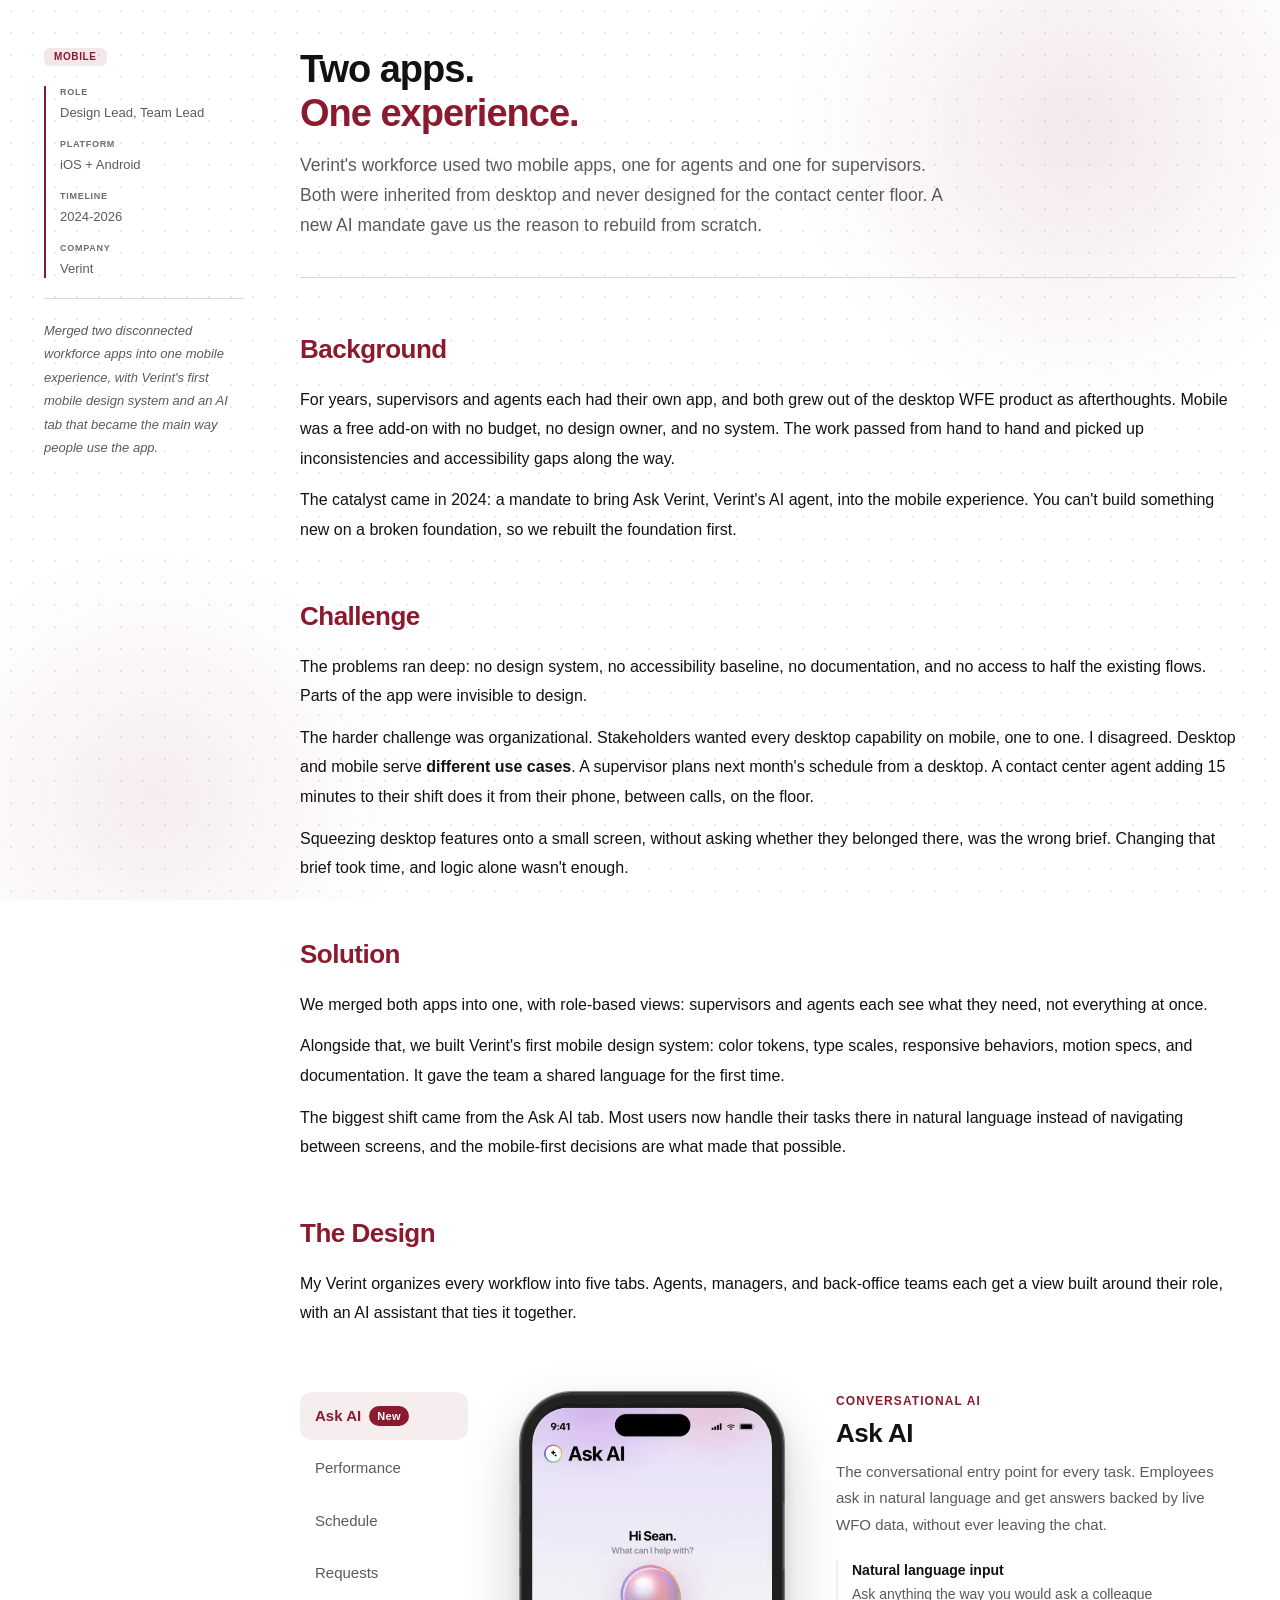
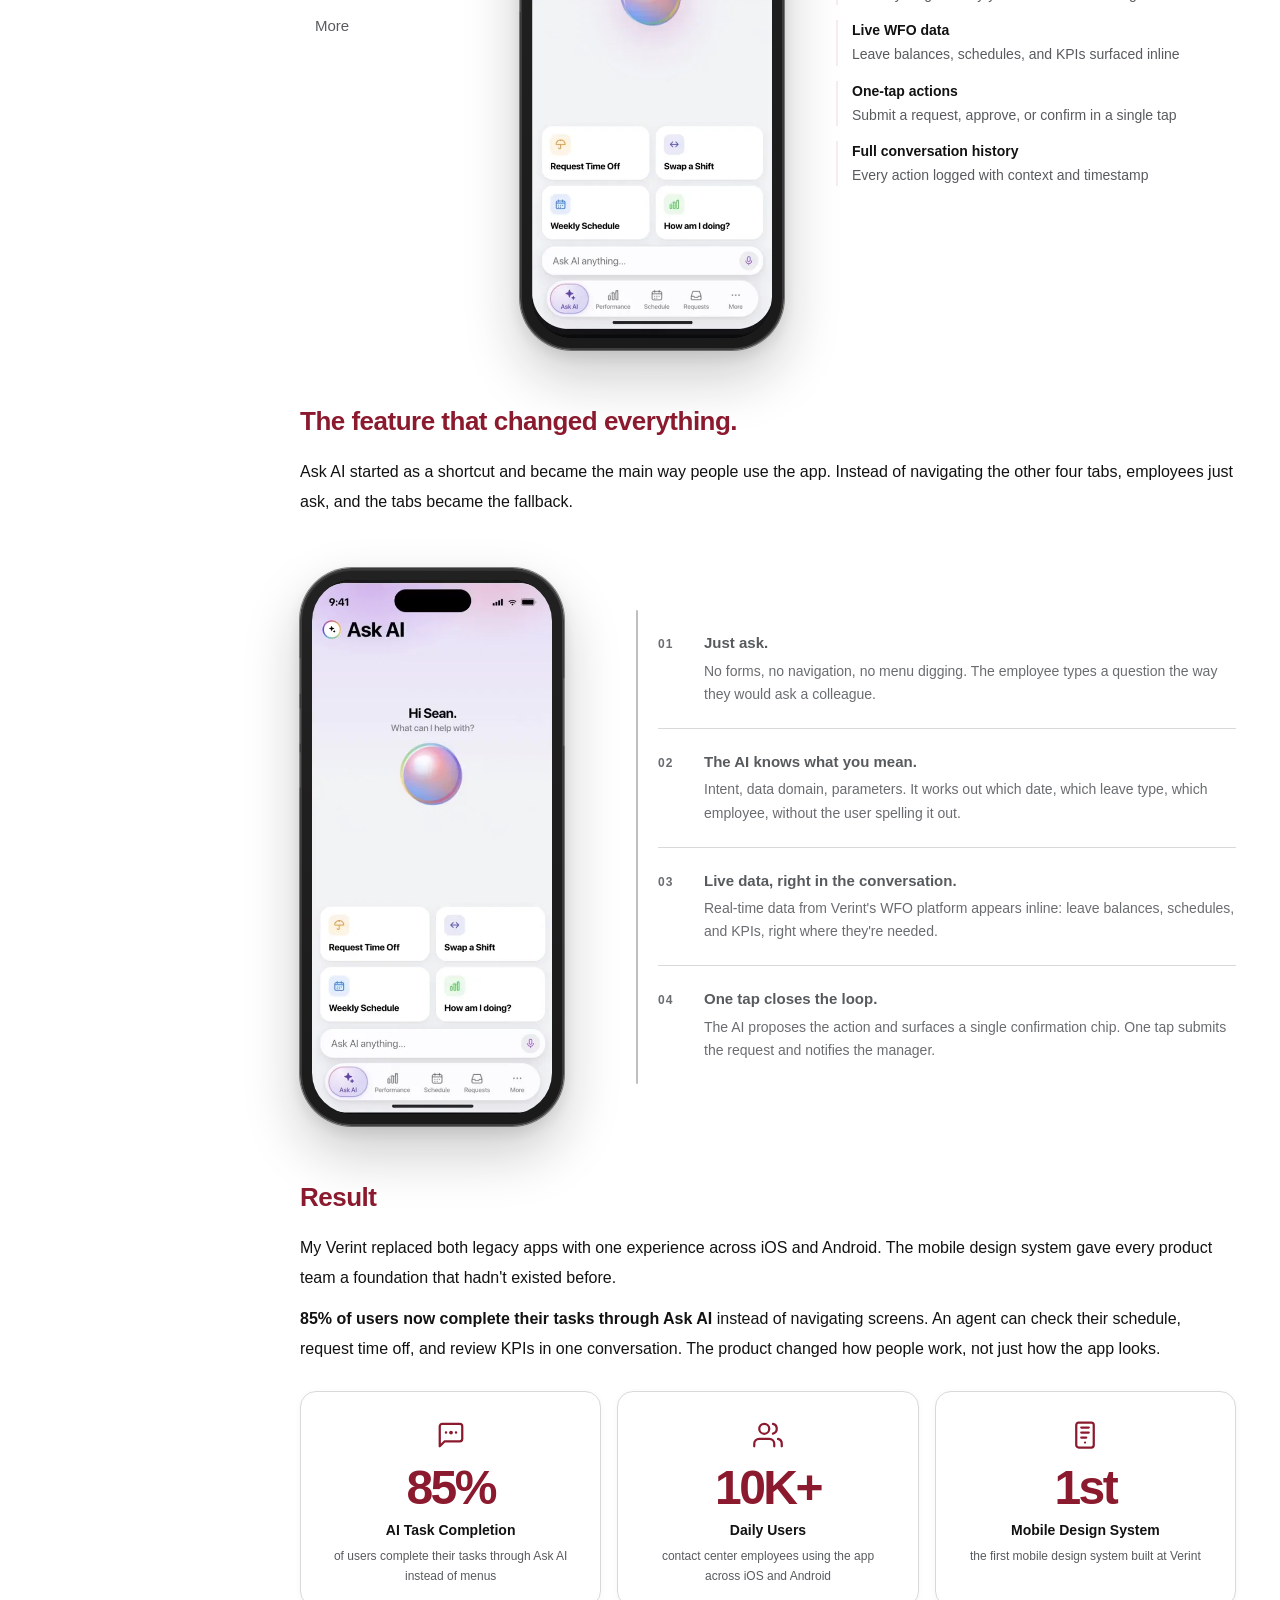
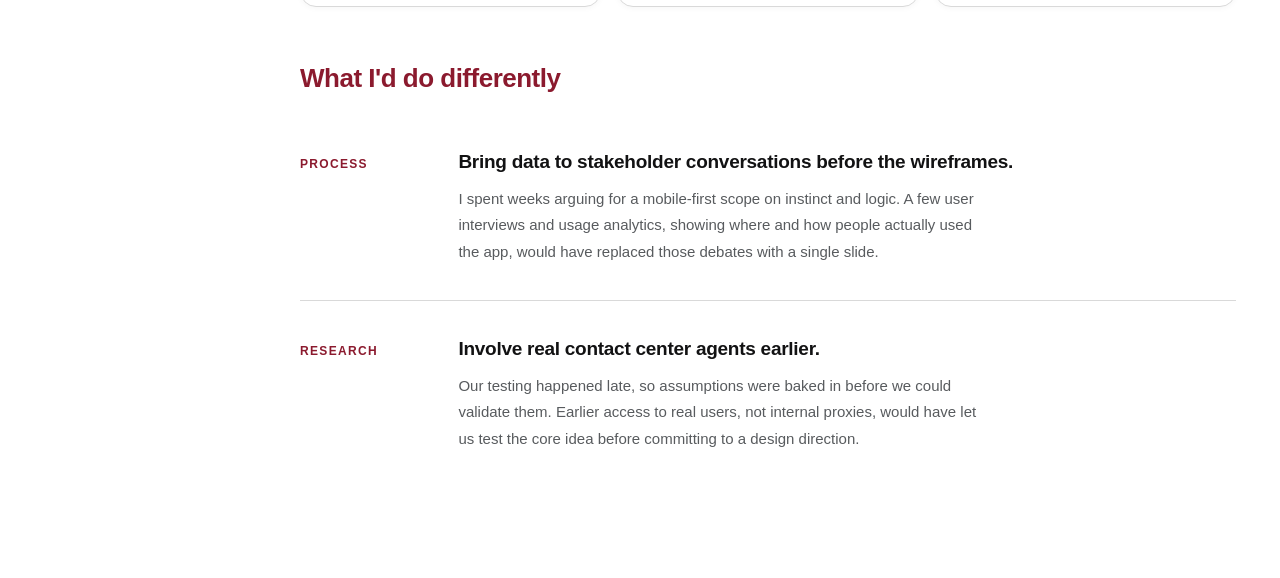
<file: cases/myverint/index.html>
<!DOCTYPE html>
<html lang="en" data-theme="light">
<head>
<meta charset="UTF-8"/>
<meta name="viewport" content="width=device-width, initial-scale=1.0"/>
<title>My Verint - Case Study - Ori Cohen</title>
<link rel="icon" type="image/svg+xml" href="../../Assets/favicon.svg"/>
<link rel="apple-touch-icon" href="../../Assets/apple-touch-icon.png"/>
<meta name="description" content="How Ori Cohen redesigned My Verint - merging two disconnected mobile apps into a unified, AI-powered experience for 10,000+ contact center employees."/>
<link rel="canonical" href="https://oricohen.co/cases/myverint/"/>
<meta property="og:type" content="article"/>
<meta property="og:title" content="My Verint - Case Study - Ori Cohen"/>
<meta property="og:description" content="How Ori Cohen redesigned My Verint - merging two disconnected mobile apps into a unified, AI-powered experience for 10,000+ contact center employees."/>
<meta property="og:url" content="https://oricohen.co/cases/myverint/"/>
<meta property="og:image" content="https://oricohen.co/cases/myverint/images/og-image.png"/>
<meta name="twitter:card" content="summary_large_image"/>
<meta name="twitter:image" content="https://oricohen.co/cases/myverint/images/og-image.png"/>
<meta name="author" content="Ori Cohen"/>
<meta name="twitter:title" content="My Verint - Case Study - Ori Cohen"/>
<meta name="twitter:description" content="How Ori Cohen redesigned My Verint - merging two disconnected mobile apps into a unified, AI-powered experience for 10,000+ contact center employees."/>
<link rel="stylesheet" href="../../src/tokens.css?v=202610070648"/>
<link rel="stylesheet" href="../shared/case-study.css?v=202610070648"/>
<script>try{if(localStorage.getItem('ori-theme')==='dark')document.documentElement.setAttribute('data-theme','dark')}catch(e){}
if(window.self!==window.top){var _s=document.createElement('style');_s.textContent='*{cursor:none!important}';document.head.appendChild(_s);}</script>
<style>
/* -- Project accent: My Verint = burgundy ------------------------------- */
:root {
  --action-primary:        #8B1A2E;
  --action-primary-hover:  #6B1323;
  --action-primary-subtle: rgba(139,26,46,.08);
}
[data-theme="dark"] {
  --action-primary:        #E8718A;
  --action-primary-hover:  #F09AAF;
  --action-primary-subtle: rgba(232,113,138,.14);
}
/* The reflection markers are margin labels now, not filled circles, so the
   old dark-on-rose override is gone. */

/* -- Chip variant ------------------------------------------------------- */
.chip--mobile{background:rgba(139,26,46,.1);color:#8B1A2E}
/* 20% toward white from the old value: on the tinted mobile meta card the
   chip measured 3.92:1. Now 4.75:1, and higher still on desktop. */
[data-theme="dark"] .chip--mobile{background:rgba(232,113,138,.10);color:#ef9dae}


/* Inline media modules replace the carousel: media sits beside the claim it
   evidences instead of being front-loaded in a tray where slides 2-4 never
   get seen. All colour comes from the shared tokens, so both themes work.

   Page width, padding, overflow-x:clip, the sidebar sticky guard and the
   ambient field all live in cases/shared/case-study.css now - none of them
   was ever page-specific. What is left below is the tab module and the Ask
   AI module, which are genuinely particular to this project.            */
.sidebar::-webkit-scrollbar{width:6px}
.sidebar::-webkit-scrollbar-thumb{background:var(--border-default);border-radius:3px}

/* No vertical padding. .cs-content already sets a 52px gap between every
   section, and 76/84 on top of that put The Design roughly three times
   further from its neighbours than any other pair on the page. The module
   gets its breathing room from .mv-show's own margin-top instead, which
   costs nothing at the section boundary. */
.mv-sec{position:relative}

/* ── three columns ─────────────────────────────────────────────────────
   No breakout: the module starts at .cs-content's left edge, so the tab
   list lines up with the heading and body copy above it rather than with
   the page edge. The only slack was the sidebar gutter on the left, and
   using it broke that alignment. Right-column width comes from sizing the
   phone at the original's 264px instead of 300px. */
.mv-show{display:grid;grid-template-columns:168px auto minmax(0,1fr);
  gap:52px;align-items:center;margin-top:64px}
.sc-tabs-wrap{position:relative;align-self:start;width:100%}
.sc-tabs{display:flex;flex-direction:column;gap:4px;position:sticky;top:80px}
.sc-tab{display:flex;align-items:center;gap:8px;padding:13px 15px;cursor:pointer;
  border-radius:var(--radius-lg);font-size:15px;font-weight:500;
  color:var(--text-secondary);transition:background .18s,color .18s}
.sc-tab:hover{background:var(--action-primary-subtle);color:var(--text-primary)}
.sc-tab.active{background:var(--action-primary-subtle);color:var(--action-primary);font-weight:700}
.sc-tab:focus-visible{outline:2px solid var(--action-primary);outline-offset:2px}
.sc-tab-label{min-width:0}   /* no flex:1 - the badge hugs the label */
/* The active label sits on its own accent tint, where the dark accent
   #E8718A was 3.87:1. 20% lighter is 4.83:1. */
[data-theme="dark"] .sc-tab.active .sc-tab-label{color:#ed8da1}
.sc-tab-badge{font-size:11px;font-weight:700;padding:2px 8px;border-radius:var(--radius-full);
  background:var(--action-primary);color:var(--text-on-accent);letter-spacing:.04em}

/* ── the device. Bezel colours are a physical object, not page chrome, so
      they stay dark in both themes - a dark phone on a light page is
      correct. Ported from the original frame. ──────────────────────────── */
.sc-phone-col{display:flex;justify-content:center}
.sc-phone{width:264px;height:558px;border-radius:52px;flex-shrink:0;position:relative;
  background:linear-gradient(160deg,#222,#1A1A1A);
  border:2px solid rgba(255,255,255,.13);
  box-shadow:0 0 0 1px rgba(18,18,19,.5),0 26px 56px rgba(18,18,19,.22),0 6px 16px rgba(18,18,19,.10),
             inset 0 1px 0 rgba(255,255,255,.08)}
[data-theme="dark"] .sc-phone{
  box-shadow:0 0 0 1px rgba(0,0,0,.9),0 40px 80px rgba(0,0,0,.7),inset 0 1px 0 rgba(255,255,255,.08)}
.sc-phone::before{content:"";position:absolute;right:-4px;top:108px;width:3px;height:68px;
  background:rgba(255,255,255,.14);border-radius:0 4px 4px 0}
.sc-phone::after{content:"";position:absolute;left:-4px;top:88px;width:3px;height:36px;
  background:rgba(255,255,255,.11);border-radius:4px 0 0 4px;
  box-shadow:0 50px 0 rgba(255,255,255,.11),0 94px 0 rgba(255,255,255,.11)}
.sc-phone-screen{position:absolute;inset:10px;border-radius:41px;overflow:hidden;background:#000}
.sc-phone-island{position:absolute;top:14px;left:50%;transform:translateX(-50%);
  width:100px;height:27px;background:#000;border-radius:18px;z-index:10}
/* The recordings already contain the real status bar and island, so drawing
   our own on top gives you two. Same rule the original used. */
.sc-phone-screen.has-video .sc-phone-island{display:none}
.sc-screen-vid{position:absolute;inset:0;width:100%;height:100%;object-fit:cover;
  opacity:0;transition:opacity .4s ease}
.sc-screen-vid.vid-active{opacity:1}
@media(min-width:1261px) and (prefers-reduced-motion:no-preference){
  .sc-phone{animation:floatPhone 5s cubic-bezier(.45,0,.55,1) infinite}
}
@keyframes floatPhone{0%,100%{transform:translateY(0)}50%{transform:translateY(-10px)}}

.sc-desc{display:flex;flex-direction:column;gap:20px;align-self:start;text-align:left;min-width:0}
.sc-desc-tab{display:none}
.sc-desc-tab.active{display:block}
.sc-desc-eyebrow{font-size:12px;font-weight:700;letter-spacing:.09em;text-transform:uppercase;
  color:var(--action-primary);margin-bottom:8px}
.sc-desc-name{font-size:26px;font-weight:700;letter-spacing:-.5px;color:var(--text-primary);
  line-height:1.2;margin-bottom:10px}
.sc-desc-body{font-size:15px;line-height:1.75;color:var(--text-secondary);
  margin-bottom:22px;max-width:52ch}
.sc-bullets{list-style:none;margin:0;padding:0;display:flex;flex-direction:column;gap:15px}
.sc-bullets li{padding-left:14px;border-left:2px solid var(--action-primary-subtle)}
.sc-bl-title{font-size:14px;font-weight:700;color:var(--text-primary);margin-bottom:2px}
.sc-bl-desc{font-size:14px;line-height:1.6;color:var(--text-secondary)}

/* ══ Ask AI - mockup left, steps right, with a video-synced indicator ══
   The bar and the .active states are driven by video.currentTime, ported
   from the original: AI_STEP_TIMES marks when each step begins.         */
/* Same device frame as The Design, so the two sections match. The video
   fills the screen inset; the island is hidden because the recording has
   the real status bar baked in. */
.mv-vid{position:absolute;inset:0;width:100%;height:100%;object-fit:cover;
  object-position:center top;background:#000}
.mv-feature{display:grid;grid-template-columns:264px minmax(0,1fr);gap:72px;
  align-items:center;margin-top:52px}
.mv-feature .sc-phone{order:-1}   /* visually left; DOM stays text-first */

.ai-steps-track{position:relative;padding-left:22px}
.ai-steps-track::before{content:"";position:absolute;left:0;top:0;bottom:0;width:2px;
  background:var(--border-default);border-radius:1px}
.step-active-bar{position:absolute;left:0;top:0;width:2px;border-radius:1px;
  background:var(--action-primary);
  transition:top .4s cubic-bezier(.4,0,.2,1),height .4s cubic-bezier(.4,0,.2,1)}
.ai-step{display:flex;gap:20px;padding:22px 0;
  border-bottom:1px solid var(--border-subtle)}
.ai-step:last-child{border-bottom:none}
.ai-step-num{font-size:12px;font-weight:700;letter-spacing:.08em;min-width:26px;
  padding-top:3px;color:var(--text-tertiary);font-variant-numeric:tabular-nums;
  transition:color .3s}
.ai-step-title{font-size:15px;font-weight:700;color:var(--text-secondary);
  margin-bottom:5px;transition:color .3s}
.ai-step-desc{font-size:14px;line-height:1.65;color:var(--text-tertiary);transition:color .3s}
.ai-step-body{min-width:0}
.ai-step.active .ai-step-num{color:var(--action-primary)}
.ai-step.active .ai-step-title{color:var(--text-primary)}
.ai-step.active .ai-step-desc{color:var(--text-secondary)}

/* ══ Mobile - same solution as the original: tabs become a horizontal
      scrolling pill row, phone centres, detail goes full width ════════ */
/* 1260, not 900, and the criterion is characters per line rather than "does
   not overflow". The module is 168px of tabs + 264px of phone + 104px of
   gaps = 536px before the description gets anything, and .sc-desc-body is
   15px, so 50 characters - the floor in the project's typesetting rules -
   needs 375px. That is 911px of content, which is a 1255px window.

   This is not an edge case. index.html opens a project window at
   min(1320px, 100vw - 300px), so:

     1440px screen -> 1140px window -> 35 chars per line
     1512px screen -> 1212px window -> 44 chars per line
     1728px screen -> 1320px window -> 59 chars per line

   The three-column layout was therefore broken by default on any 14- or
   15-inch MacBook, not only when the window was dragged narrower. Below
   1260 the module uses its single-column form, which gives the description
   the full content width instead of a 260px ribbon. */
@media(max-width:1260px){
  .cs-body{padding:24px 20px 80px}
  .mv-show{display:flex;flex-direction:column;gap:28px;align-items:stretch;margin-top:32px}
  .sc-tabs-wrap{overflow:hidden;width:100%;align-self:stretch}
  .sc-tabs{flex-direction:row;overflow-x:auto;overflow-y:hidden;
    -webkit-overflow-scrolling:touch;gap:7px;position:static;padding:2px 0 6px;
    scrollbar-width:none}
  .sc-tabs::-webkit-scrollbar{display:none}
  .sc-tab{flex-shrink:0;padding:9px 15px;border-radius:var(--radius-full);
    background:var(--surface-raised);border:1px solid var(--border-subtle);font-size:13px}
  .sc-tab.active{background:var(--action-primary-subtle);
    border-color:color-mix(in srgb,var(--action-primary) 28%,transparent)}
  .sc-tab-label{white-space:nowrap;font-size:13px;font-weight:600}
  .sc-tab-badge{display:none}
  .sc-phone-col{flex-direction:column;align-items:center}
  .sc-phone{width:272px;height:574px;border-radius:54px}
  .sc-phone-screen{inset:10px;border-radius:44px}
  .sc-phone-island{width:104px;height:28px;top:13px}
  .sc-desc{width:100%;position:static;padding:0}
  .mv-feature{grid-template-columns:1fr;gap:28px}
  /* Reading order on one column: heading and intro copy (both outside
     .mv-feature), then the mockup, then the steps. The steps describe what
     the recording shows, so they have to follow it - the DOM is text-first
     for the desktop two-column layout, which puts them before it by
     default. order:-1 on the phone is what corrects that. */
  .mv-feature .sc-phone{order:-1;margin:0 auto}
}
@media(prefers-reduced-motion:reduce){
  .sc-screen-vid{transition:none}
  .sc-phone{animation:none}
}
/* The reflection block is shared now - see cases/shared/case-study.css */


</style>
<script type="application/ld+json">
{
  "@context": "https://schema.org",
  "@type": "Article",
  "@id": "https://oricohen.co/cases/myverint/",
  "url": "https://oricohen.co/cases/myverint/",
  "headline": "My Verint - Case Study",
  "description": "How Ori Cohen redesigned My Verint - merging two disconnected mobile apps into a unified, AI-powered experience for 10,000+ contact center employees.",
  "author": {
    "@type": "Person",
    "@id": "https://oricohen.co/#person",
    "name": "Ori Cohen"
  },
  "publisher": {
    "@type": "Person",
    "name": "Ori Cohen",
    "url": "https://oricohen.co/"
  },
  "isPartOf": {
    "@type": "WebSite",
    "@id": "https://oricohen.co/#website"
  },
  "about": {
    "@type": "SoftwareApplication",
    "name": "My Verint",
    "applicationCategory": "Mobile App",
    "operatingSystem": "iOS, Android"
  }
}
</script>
</head>
<body>

<!-- Ambient field: fixed, so the dots and the drifting project colour
     stay with you the whole way down the page -->
<div class="cs-field" aria-hidden="true"><i></i><i></i></div>

<!-- Back nav (mobile only) -->
<a href="../../index.html" class="back-nav" aria-label="Back to projects">
  <svg width="16" height="16" viewBox="0 0 24 24" fill="none" stroke="currentColor" stroke-width="2.5" stroke-linecap="round" stroke-linejoin="round" aria-hidden="true"><polyline points="15 18 9 12 15 6"/></svg>
  Back to projects
</a>


<!-- Body -->
<div class="cs-body">

  <!-- Sidebar -->
  <aside class="sidebar" aria-label="Project details">
    <span class="chip chip--mobile">Mobile</span>
    <div class="sb-fields">
      <div>
        <div class="sb-label">Role</div>
        <div class="sb-value">Design Lead, Team Lead</div>
      </div>
      <div>
        <div class="sb-label">Platform</div>
        <div class="sb-value">iOS + Android</div>
      </div>
      <div>
        <div class="sb-label">Timeline</div>
        <div class="sb-value">2024-2026</div>
      </div>
      <div>
        <div class="sb-label">Company</div>
        <div class="sb-value">Verint</div>
      </div>
    </div>
    <div class="sb-div"></div>
    <p class="sb-nut">Merged two disconnected workforce apps into one mobile experience, with Verint's first mobile design system and an AI tab that became the main way people use the app.</p>
  </aside>

  <!-- Content -->
  <main class="cs-content">

    <!-- Hero -->
    <div class="cs-hero">
      <h1>Two apps.<br/><span class="cs-hero-accent">One experience.</span></h1>
      <p class="cs-hero-sub">Verint's workforce used two mobile apps, one for agents and one for supervisors. Both were inherited from desktop and never designed for the contact center floor. A new AI mandate gave us the reason to rebuild from scratch.</p>
    </div>

    <!-- Section 1: Background -->
    <div class="cs-section cs-reveal">
      <div class="cs-section-num">
        <h2 class="cs-sec-title">Background</h2>
      </div>
      <p>For years, supervisors and agents each had their own app, and both grew out of the desktop WFE product as afterthoughts. Mobile was a free add-on with no budget, no design owner, and no system. The work passed from hand to hand and picked up inconsistencies and accessibility gaps along the way.</p>
      <p>The catalyst came in 2024: a mandate to bring Ask Verint, Verint's AI agent, into the mobile experience. You can't build something new on a broken foundation, so we rebuilt the foundation first.</p>
    </div>

    <!-- Section 2: Challenge -->
    <div class="cs-section cs-reveal">
      <div class="cs-section-num">
        <h2 class="cs-sec-title">Challenge</h2>
      </div>
      <p>The problems ran deep: no design system, no accessibility baseline, no documentation, and no access to half the existing flows. Parts of the app were invisible to design.</p>
      <p>The harder challenge was organizational. Stakeholders wanted every desktop capability on mobile, one to one. I disagreed. Desktop and mobile serve <strong>different use cases</strong>. A supervisor plans next month's schedule from a desktop. A contact center agent adding 15 minutes to their shift does it from their phone, between calls, on the floor.</p>
      <p>Squeezing desktop features onto a small screen, without asking whether they belonged there, was the wrong brief. Changing that brief took time, and logic alone wasn't enough.</p>
    </div>

    <!-- Section 3: Solution -->
    <div class="cs-section">
      <div class="cs-section-num">
        <h2 class="cs-sec-title">Solution</h2>
      </div>
      <p>We merged both apps into one, with role-based views: supervisors and agents each see what they need, not everything at once.</p>
      <p>Alongside that, we built Verint's first mobile design system: color tokens, type scales, responsive behaviors, motion specs, and documentation. It gave the team a shared language for the first time.</p>
      <p>The biggest shift came from the Ask AI tab. Most users now handle their tasks there in natural language instead of navigating between screens, and the mobile-first decisions are what made that possible.</p>
    </div>
    <!-- Section: The Design -->
    <div class="cs-section cs-reveal mv-sec">
      <div class="cs-section-num">
        <h2 class="cs-sec-title">The Design</h2>
      </div>
      <p>My Verint organizes every workflow into five tabs. Agents, managers, and back-office teams each get a view built around their role, with an AI assistant that ties it together.</p>
      <div class="mv-show">
<div class="sc-tabs-wrap">
      <div class="sc-tabs" id="scTabs" role="tablist" aria-label="My Verint tabs">
        <div class="sc-tab active" data-tab="ask-ai" role="tab" tabindex="0" aria-selected="true"><div class="sc-tab-label">Ask AI</div><div class="sc-tab-badge">New</div></div>
        <div class="sc-tab" data-tab="performance" role="tab" tabindex="-1" aria-selected="false"><div class="sc-tab-label">Performance</div></div>
        <div class="sc-tab" data-tab="schedule" role="tab" tabindex="-1" aria-selected="false"><div class="sc-tab-label">Schedule</div></div>
        <div class="sc-tab" data-tab="requests" role="tab" tabindex="-1" aria-selected="false"><div class="sc-tab-label">Requests</div></div>
        <div class="sc-tab" data-tab="more" role="tab" tabindex="-1" aria-selected="false"><div class="sc-tab-label">More</div></div>
      </div>
      </div>
<div class="sc-phone-col">
        <div class="sc-phone" id="scPhone">
          <div class="sc-phone-screen has-video" id="scPhoneScreen">
            <div class="sc-phone-island" id="scPhoneIsland"></div>
            <video class="sc-screen-vid vid-active" id="scScreenVid" data-for="ask-ai" data-src="videos/ai-tab.mp4" poster="images/ai-tab-poster.webp" muted loop playsinline preload="none" aria-label="Ask AI tab - asking for a schedule in plain language and acting on the answer inline"></video>
            <video class="sc-screen-vid" id="scScreenVid2" data-for="schedule" data-src="videos/schedule-tab.mp4" poster="images/schedule-tab-poster.webp" muted loop playsinline preload="none" aria-label="Schedule tab - month calendar with shifts color-coded by type"></video>
            <video class="sc-screen-vid" id="scScreenVid3" data-for="performance" data-src="videos/performance-tab.mp4" poster="images/performance-tab-poster.webp" muted loop playsinline preload="none" aria-label="Performance tab - personal KPI detail with an AI coaching insight"></video>
            <video class="sc-screen-vid" id="scScreenVid4" data-for="requests" data-src="videos/requests-tab.mp4" poster="images/requests-tab-poster.webp" muted loop playsinline preload="none" aria-label="Requests tab - time off, shift swaps and flex time with status badges"></video>
            <video class="sc-screen-vid" id="scScreenVid5" data-for="more" data-src="videos/more-tab.mp4" poster="images/more-tab-poster.webp" muted loop playsinline preload="none" aria-label="More tab - messages and announcements inbox"></video>
          </div>
        </div>
      </div>
<div class="sc-desc" id="scDesc">

        <div class="sc-desc-tab active" data-for="ask-ai" role="tabpanel">
          <div class="sc-desc-eyebrow">Conversational AI</div>
          <div class="sc-desc-name">Ask AI</div>
          <div class="sc-desc-body">The conversational entry point for every task. Employees ask in natural language and get answers backed by live WFO data, without ever leaving the chat.</div>
          <ul class="sc-bullets">
            <li><div class="sc-bl-title">Natural language input</div><div class="sc-bl-desc">Ask anything the way you would ask a colleague</div></li>
            <li><div class="sc-bl-title">Live WFO data</div><div class="sc-bl-desc">Leave balances, schedules, and KPIs surfaced inline</div></li>
            <li><div class="sc-bl-title">One-tap actions</div><div class="sc-bl-desc">Submit a request, approve, or confirm in a single tap</div></li>
            <li><div class="sc-bl-title">Full conversation history</div><div class="sc-bl-desc">Every action logged with context and timestamp</div></li>
          </ul>
        </div>

        <div class="sc-desc-tab" data-for="schedule" role="tabpanel">
          <div class="sc-desc-eyebrow">Time &amp; Shifts</div>
          <div class="sc-desc-name">Schedule</div>
          <div class="sc-desc-body">A full calendar view of upcoming shifts, color-coded by type. Employees can read their week at a glance and take action without switching apps.</div>
          <ul class="sc-bullets">
            <li><div class="sc-bl-title">Month and week views</div><div class="sc-bl-desc">Switch between views to match how far ahead you plan</div></li>
            <li><div class="sc-bl-title">Shift type color coding</div><div class="sc-bl-desc">Read your week at a glance without counting rows</div></li>
            <li><div class="sc-bl-title">Shift swap requests</div><div class="sc-bl-desc">Initiate a change directly from any shift in the calendar</div></li>
            <li><div class="sc-bl-title">Activity feed</div><div class="sc-bl-desc">Schedule changes and approvals surface in real time</div></li>
          </ul>
        </div>

        <div class="sc-desc-tab" data-for="performance" role="tabpanel">
          <div class="sc-desc-eyebrow">Personal KPIs</div>
          <div class="sc-desc-name">Performance</div>
          <div class="sc-desc-body">Personal KPI dashboard with AI-powered coaching insights. Agents see where they stand and what to fix, without a manager walking them through it.</div>
          <ul class="sc-bullets">
            <li><div class="sc-bl-title">Personal KPI cards</div><div class="sc-bl-desc">Key metrics with trend indicators</div></li>
            <li><div class="sc-bl-title">AI coaching insights</div><div class="sc-bl-desc">Specific, actionable suggestions based on your data</div></li>
            <li><div class="sc-bl-title">Team benchmark comparison</div><div class="sc-bl-desc">See where you stand relative to your peers</div></li>
            <li><div class="sc-bl-title">Historical trends</div><div class="sc-bl-desc">Week-over-week and month-over-month performance views</div></li>
          </ul>
        </div>

        <div class="sc-desc-tab" data-for="requests" role="tabpanel">
          <div class="sc-desc-eyebrow">Leave &amp; Approvals</div>
          <div class="sc-desc-name">Requests</div>
          <div class="sc-desc-body">All time-off, shift change, and schedule requests in one place. No more separate portals, no more calling HR for a status update.</div>
          <ul class="sc-bullets">
            <li><div class="sc-bl-title">All request types in one place</div><div class="sc-bl-desc">Time off, shift swap, and flexible start: one flow for all</div></li>
            <li><div class="sc-bl-title">Real-time status tracking</div><div class="sc-bl-desc">Pending, approved, or rejected: always visible</div></li>
            <li><div class="sc-bl-title">Automatic routing</div><div class="sc-bl-desc">Requests reach the right approver without any manual steps</div></li>
            <li><div class="sc-bl-title">Push notifications</div><div class="sc-bl-desc">Status changes surface immediately on the employee&rsquo;s phone</div></li>
          </ul>
        </div>

        <div class="sc-desc-tab" data-for="more" role="tabpanel">
          <div class="sc-desc-eyebrow">Additional Features</div>
          <div class="sc-desc-name">More</div>
          <div class="sc-desc-body">A consolidated hub for the features employees and managers reach for beyond their daily core workflow.</div>
          <ul class="sc-bullets">
            <li><div class="sc-bl-title">Messages &amp; announcements</div><div class="sc-bl-desc">Priority-sorted team updates, role-targeted and with read confirmation</div></li>
            <li><div class="sc-bl-title">Coaching &amp; training</div><div class="sc-bl-desc">Assigned learning content and manager feedback surfaced in context</div></li>
            <li><div class="sc-bl-title">Gamification &amp; badges</div><div class="sc-bl-desc">Performance streaks, team rankings, and recognition: visible on the go</div></li>
            <li><div class="sc-bl-title">Profile &amp; settings</div><div class="sc-bl-desc">Personal preferences, notification controls, and account management</div></li>
          </ul>
        </div>

      </div>
      </div>
    </div>

    <!-- Section: Ask AI (depth - the turn) -->
    <div class="cs-section cs-reveal">
      <div class="cs-section-num">
        <h2 class="cs-sec-title">The feature that changed everything.</h2>
      </div>
      <p>Ask AI started as a shortcut and became the main way people use the app. Instead of navigating the other four tabs, employees just ask, and the tabs became the fallback.</p>
      <div class="mv-feature">
        <div class="ai-steps-track" id="aiStepsTrack">
          <div class="step-active-bar" id="stepActiveBar" aria-hidden="true"></div>
          <div class="ai-step" id="aiStep1">
            <div class="ai-step-num">01</div>
            <div class="ai-step-body">
              <div class="ai-step-title">Just ask.</div>
              <div class="ai-step-desc">No forms, no navigation, no menu digging. The employee types a question the way they would ask a colleague.</div>
            </div>
          </div>
          <div class="ai-step" id="aiStep2">
            <div class="ai-step-num">02</div>
            <div class="ai-step-body">
              <div class="ai-step-title">The AI knows what you mean.</div>
              <div class="ai-step-desc">Intent, data domain, parameters. It works out which date, which leave type, which employee, without the user spelling it out.</div>
            </div>
          </div>
          <div class="ai-step" id="aiStep3">
            <div class="ai-step-num">03</div>
            <div class="ai-step-body">
              <div class="ai-step-title">Live data, right in the conversation.</div>
              <div class="ai-step-desc">Real-time data from Verint's WFO platform appears inline: leave balances, schedules, and KPIs, right where they're needed.</div>
            </div>
          </div>
          <div class="ai-step" id="aiStep4">
            <div class="ai-step-num">04</div>
            <div class="ai-step-body">
              <div class="ai-step-title">One tap closes the loop.</div>
              <div class="ai-step-desc">The AI proposes the action and surfaces a single confirmation chip. One tap submits the request and notifies the manager.</div>
            </div>
          </div>
        </div>
        <div class="sc-phone">
          <div class="sc-phone-screen has-video">
            <div class="sc-phone-island" aria-hidden="true"></div>
            <video class="mv-vid" id="aiDemoVid" muted loop playsinline preload="metadata"
                   poster="images/ask-ai-demo-poster.webp"
                   aria-label="Ask AI resolving a time-off request in one conversation">
              <source src="videos/ask-ai-demo.mp4" type="video/mp4"/>
            </video>
          </div>
        </div>
      </div>
    </div>


    <!-- Section 4: Result -->
    <div class="cs-section cs-reveal" id="result">
      <div class="cs-section-num">
        <h2 class="cs-sec-title">Result</h2>
      </div>
      <p>My Verint replaced both legacy apps with one experience across iOS and Android. The mobile design system gave every product team a foundation that hadn't existed before.</p>
      <p><strong>85% of users now complete their tasks through Ask AI</strong> instead of navigating screens. An agent can check their schedule, request time off, and review KPIs in one conversation. The product changed how people work, not just how the app looks.</p>

      <!-- Stat cards -->
      <div class="stat-grid">
      <div class="stat-card">
        <div class="stat-icon">
          <svg viewBox="0 0 24 24" fill="none" stroke="currentColor" stroke-width="1.8" stroke-linecap="round" stroke-linejoin="round" aria-hidden="true"><path d="M21 15a2 2 0 0 1-2 2H7l-4 4V5a2 2 0 0 1 2-2h14a2 2 0 0 1 2 2z"/><circle cx="12" cy="10" r="1.5" fill="currentColor" stroke="none"/><path d="M8 10h.01M16 10h.01" stroke="currentColor" stroke-width="2" stroke-linecap="round"/></svg>
        </div>
        <div class="stat-num">85%</div>
        <div class="stat-title">AI Task Completion</div>
        <div class="stat-desc">of users complete their tasks through Ask AI instead of menus</div>
      </div>
      <div class="stat-card">
        <div class="stat-icon">
          <svg viewBox="0 0 24 24" fill="none" stroke="currentColor" stroke-width="1.8" stroke-linecap="round" stroke-linejoin="round" aria-hidden="true"><path d="M17 21v-2a4 4 0 0 0-4-4H5a4 4 0 0 0-4 4v2"/><circle cx="9" cy="7" r="4"/><path d="M23 21v-2a4 4 0 0 0-3-3.87"/><path d="M16 3.13a4 4 0 0 1 0 7.75"/></svg>
        </div>
        <div class="stat-num">10K+</div>
        <div class="stat-title">Daily Users</div>
        <div class="stat-desc">contact center employees using the app across iOS and Android</div>
      </div>
      <div class="stat-card">
        <div class="stat-icon">
          <svg viewBox="0 0 24 24" fill="none" stroke="currentColor" stroke-width="1.8" stroke-linecap="round" stroke-linejoin="round" aria-hidden="true"><rect x="5" y="2" width="14" height="20" rx="2"/><line x1="12" y1="18" x2="12.01" y2="18"/><path d="M9 6h6M9 10h6M9 14h4"/></svg>
        </div>
        <div class="stat-num">1st</div>
        <div class="stat-title">Mobile Design System</div>
        <div class="stat-desc">the first mobile design system built at Verint</div>
      </div>
      </div>
    </div>

    <!-- Section 5: What I'd do differently -->
    <div class="cs-section cs-reveal">
      <div class="cs-section-num">
        <h2 class="cs-sec-title">What I'd do differently</h2>
      </div>
      <div class="diff-item">
        <div class="diff-marg">Process</div>
        <div class="diff-body">
        <p class="diff-lesson">Bring data to stakeholder conversations before the wireframes.</p>
        <p class="diff-text">I spent weeks arguing for a mobile-first scope on instinct and logic. A few user interviews and usage analytics, showing where and how people actually used the app, would have replaced those debates with a single slide.</p>
      </div>
      </div>
      <div class="diff-item">
        <div class="diff-marg">Research</div>
        <div class="diff-body">
        <p class="diff-lesson">Involve real contact center agents earlier.</p>
        <p class="diff-text">Our testing happened late, so assumptions were baked in before we could validate them. Earlier access to real users, not internal proxies, would have let us test the core idea before committing to a design direction.</p>
      </div>
      </div>
    </div>

  </main>
</div><!-- /cs-body -->

<button id="scroll-top" aria-label="Back to top">
  <svg width="16" height="16" viewBox="0 0 16 16" fill="none" xmlns="http://www.w3.org/2000/svg" aria-hidden="true">
    <path d="M8 12V4M8 4L4 8M8 4L12 8" stroke="currentColor" stroke-width="1.8" stroke-linecap="round" stroke-linejoin="round"/>
  </svg>
</button>

<script src="../shared/case-study.js?v=202610070648" defer></script>
<script src="../../src/analytics.js?v=202610070648" defer></script>
<script>
/* "The Design" tabs - opacity crossfade only.
   Adopted from the original implementation: every video runs continuously
   and switching changes opacity, nothing else. Pausing and replaying on
   each switch adds decode latency and makes the tabs feel sticky. */
(function(){
  var sec = document.querySelector('.mv-sec');
  if (!sec) return;
  var reduce = window.matchMedia('(prefers-reduced-motion: reduce)').matches;
  var tabs = Array.prototype.slice.call(sec.querySelectorAll('.sc-tab'));
  var vids = Array.prototype.slice.call(sec.querySelectorAll('.sc-screen-vid'));
  var descs = Array.prototype.slice.call(sec.querySelectorAll('.sc-desc-tab'));

  /* Load all five only once the section is near the viewport, so the page
     does not pull 7MB on first paint. */
  /* WebM is gone: once the H.264 was encoded at CRF 26 it beat VP9 on
     every file (246kB vs 267kB and so on), so the second format, the
     canPlayType probe and the runtime string swap were all dead weight.

     Loading is staged. The visible tab loads on intersection; the other
     four wait for idle, so entering the section costs 246kB rather than
     2.5MB, and switching tabs is still instant once idle has run. */
  var loaded = false;

  /* Every recording opened with a ~0.47s fade in from black. Once src is
     set the element has a current frame, so the browser paints that frame
     and stops honouring the poster - a video that is loaded but not
     playing therefore rendered as a pure black rectangle. The clips are
     now trimmed so frame 0 is real content, and this function no longer
     leaves a video in that state silently:

     - No v.load(). Assigning src already runs the resource selection
       algorithm; calling load() re-runs it, fires abort/emptied, and a
       play() issued in the same tick rejects with AbortError ("interrupted
       by a new load request"). The empty catch() then swallowed it and the
       video sat paused forever.
     - A rejected play() is retried once on canplay instead of ignored.
     - Under reduced motion src is never assigned at all, so the poster
       stays on screen. A still frame is the right treatment there; a black
       rectangle is not.                                                  */
  function tryPlay(v){
    var pr = v.play();
    if (!pr || !pr.catch) return;
    pr.catch(function(){
      v.addEventListener('canplay', function once(){
        v.removeEventListener('canplay', once);
        var p2 = v.play();
        if (p2 && p2.catch) p2.catch(function(){});
      });
    });
  }
  /* Loading and playing are separate on purpose. Calling play() and then
     pause() in the same tick rejects the play promise with the same
     AbortError, and the retry above would then fight the pause. */
  function loadVid(v){
    if (!v || v.src || !v.dataset.src) return;
    if (reduce) return;            /* keep the poster, do not paint frame 0 */
    v.src = v.dataset.src;
  }
  var lazy = new IntersectionObserver(function(e){
    if (!e[0].isIntersecting || loaded) return;
    loaded = true; lazy.disconnect();
    var active = sec.querySelector('.sc-screen-vid.vid-active') || vids[0];
    loadVid(active);
    if (!reduce && active.src) tryPlay(active);
    /* The other four are fetched but never played, so they are ready to
       crossfade to without four extra decoders running behind an
       opacity:0. activate() starts whichever one becomes visible. */
    var rest = function(){ vids.forEach(loadVid); };
    if (window.requestIdleCallback) requestIdleCallback(rest, { timeout: 2500 });
    else setTimeout(rest, 1200);
  }, { threshold: 0.12 });
  lazy.observe(sec);

  function activate(id){
    tabs.forEach(function(t){
      var on = t.dataset.tab === id;
      t.classList.toggle('active', on);
      t.setAttribute('aria-selected', on ? 'true' : 'false');
      t.tabIndex = on ? 0 : -1;
    });
    descs.forEach(function(d){ d.classList.toggle('active', d.dataset.for === id); });
    /* Match on data-for, never on index. The tab list is ordered
       ask-ai/performance/schedule but the videos sit in DOM order
       ai/schedule/performance, so index arithmetic paired Performance with
       the Schedule recording and vice versa. */
    /* Crossfade is opacity only - no load(), no currentTime reset, so
       switching stays instant. The hidden four are paused rather than left
       running: five simultaneous 1020px decoders cost real battery for
       four frames nobody can see, and resuming is a keyframe away. */
    vids.forEach(function(v){
      var on = v.dataset.for === id;
      v.classList.toggle('vid-active', on);
      if (on) { loadVid(v); if (!reduce && v.src) tryPlay(v); }
      else if (!v.paused) v.pause();
    });
  }

  tabs.forEach(function(t, i){
    t.addEventListener('click', function(){ activate(t.dataset.tab); });
    t.addEventListener('keydown', function(e){
      var k = e.key, n = null;
      if (k === 'ArrowDown' || k === 'ArrowRight') n = (i + 1) % tabs.length;
      else if (k === 'ArrowUp' || k === 'ArrowLeft') n = (i - 1 + tabs.length) % tabs.length;
      else if (k === 'Home') n = 0;
      else if (k === 'End') n = tabs.length - 1;
      else if (k === 'Enter' || k === ' ') { e.preventDefault(); activate(t.dataset.tab); return; }
      if (n === null) return;
      e.preventDefault(); tabs[n].focus(); activate(tabs[n].dataset.tab);
    });
  });

  /* The standalone Ask AI video below still plays only while on screen. */
  /* Exclude the tab videos by SECTION, not by frame. Both phones now use
     .sc-phone-screen, so filtering on the frame silently dropped the Ask AI
     video from the playlist - it never played, so timeupdate never fired
     and the step indicator never moved. */
  var solo = Array.prototype.filter.call(document.querySelectorAll('.mv-vid'),
    function(v){ return !v.closest('.mv-sec'); });
  if (solo.length && !reduce){
    var io = new IntersectionObserver(function(es){
      es.forEach(function(e){
        if (e.isIntersecting){
          /* This one uses <source> and preload="metadata", so a load() is
             genuinely needed when nothing has been fetched yet - but only
             then, and never in the same tick as the play() below. */
          if (e.target.readyState < 1) {
            e.target.load();
            e.target.addEventListener('loadeddata', function once(){
              e.target.removeEventListener('loadeddata', once);
              tryPlay(e.target);
            });
          } else tryPlay(e.target);
        } else e.target.pause();
      });
    }, { threshold: 0.3 });
    solo.forEach(function(v){ io.observe(v); });
  }
  /* ── Video-synced step indicator ────────────────────────────────────────
     Ported from the original. AI_STEP_TIMES marks the second at which each
     step begins; the bar slides to the active step and the copy brightens.
     The backwards-jump check catches the loop restarting, otherwise the
     highlight would stick on step 04 forever after the first pass.      */
  /* Shifted by the 0.467s fade-in that was trimmed off the front of the
     recording. Marks in the source timeline were 1.5 / 6 / 12 / 19. */
  var AI_STEP_TIMES = [1.03, 5.53, 11.53, 18.53];
  var demo = document.getElementById('aiDemoVid');
  var track = document.getElementById('aiStepsTrack');
  var bar = document.getElementById('stepActiveBar');
  if (demo && track && bar){
    var aiSteps = [1,2,3,4].map(function(i){ return document.getElementById('aiStep'+i); });
    var lastT = 0, curStep = -1;

    function setStep(n){
      aiSteps.forEach(function(s,i){ if (s) s.classList.toggle('active', i+1 === n); });
      var el = aiSteps[n-1];
      if (n >= 1 && el){
        bar.style.top = (el.getBoundingClientRect().top - track.getBoundingClientRect().top) + 'px';
        bar.style.height = el.offsetHeight + 'px';
      } else {
        bar.style.height = '0';
      }
    }

    demo.addEventListener('timeupdate', function(){
      var t = demo.currentTime;
      if (t < lastT - 3) curStep = -1;   /* loop restarted */
      lastT = t;
      var step = 0;
      for (var i = 0; i < AI_STEP_TIMES.length; i++) if (t >= AI_STEP_TIMES[i]) step = i + 1;
      if (step !== curStep){ curStep = step; setStep(step); }
    });

    /* Under reduced motion the video never plays, so show step 01 rather
       than leaving every step dimmed with no indicator at all. */
    if (reduce) setStep(1);
    window.addEventListener('resize', function(){ if (curStep >= 1) setStep(curStep); });
  }
})();
</script>
</body>
</html>
</file>
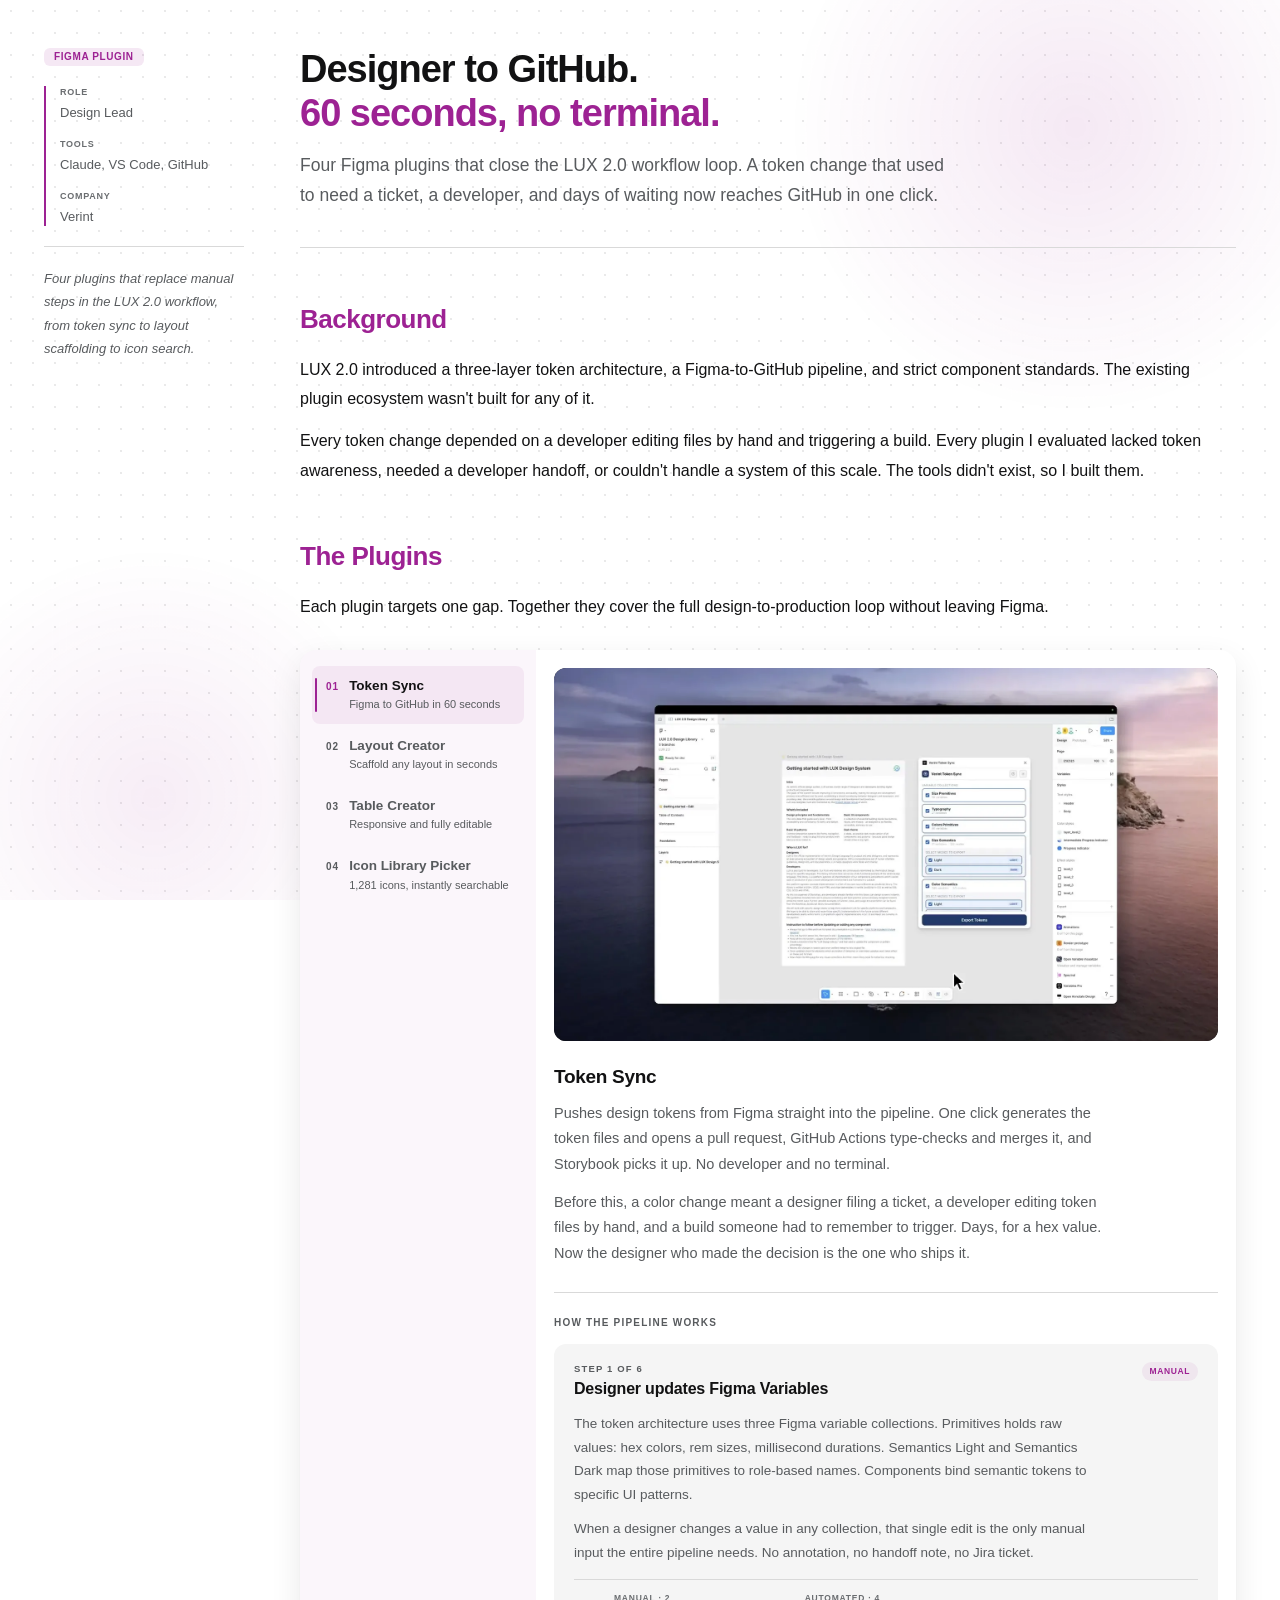
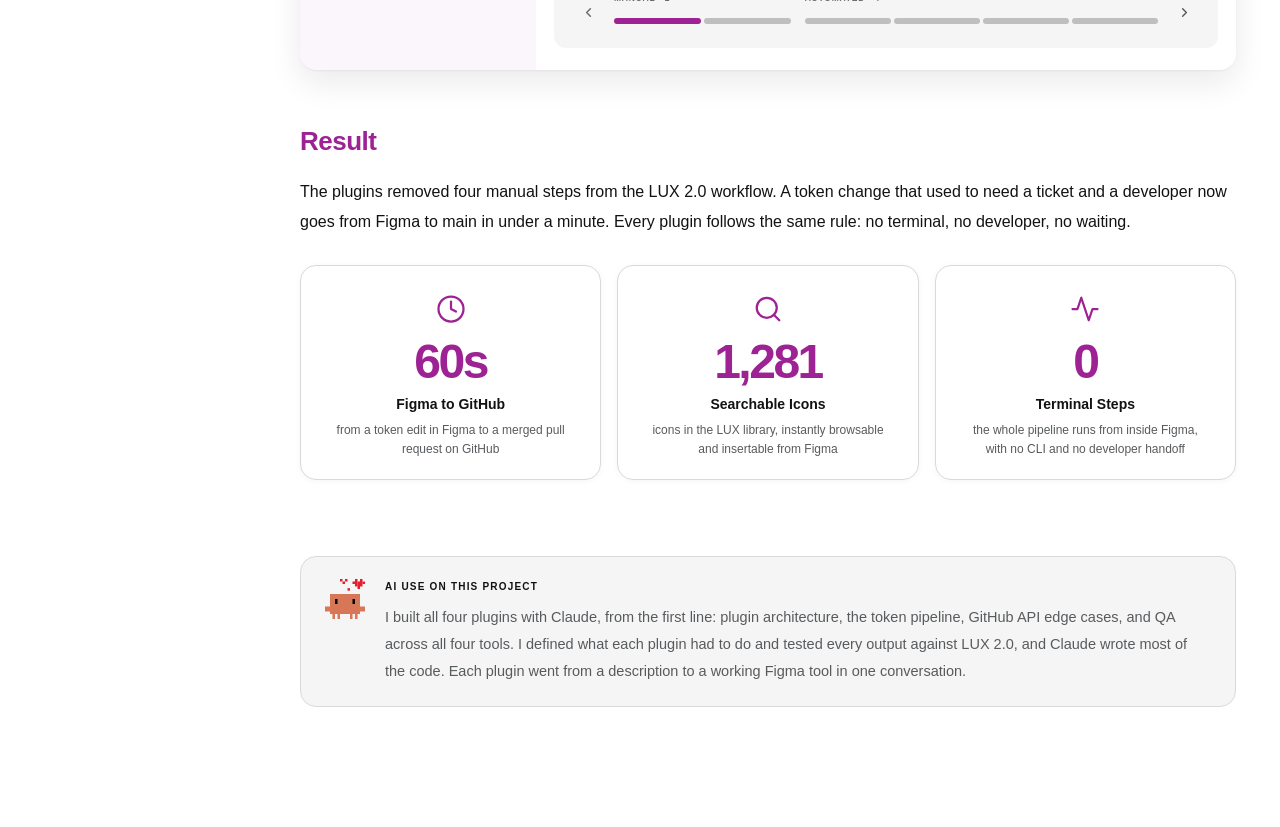
<file: cases/plugins/index.html>
<!DOCTYPE html>
<html lang="en" data-theme="light">
<head>
<meta charset="UTF-8"/>
<meta name="viewport" content="width=device-width, initial-scale=1.0"/>
<title>LUX Plugins - Case Study - Ori Cohen</title>
<link rel="icon" type="image/svg+xml" href="../../Assets/favicon.svg"/>
<link rel="apple-touch-icon" href="../../Assets/apple-touch-icon.png"/>
<meta name="description" content="Four Figma plugins built for LUX 2.0: token sync, layout scaffolding, table generator, and icon picker. Designer to GitHub in 60 seconds."/>
<link rel="canonical" href="https://oricohen.co/cases/plugins/"/>
<meta property="og:type" content="article"/>
<meta property="og:title" content="LUX Plugins - Case Study - Ori Cohen"/>
<meta property="og:description" content="Four Figma plugins built for LUX 2.0: token sync, layout scaffolding, table generator, and icon picker."/>
<meta property="og:url" content="https://oricohen.co/cases/plugins/"/>
<meta property="og:image" content="https://oricohen.co/cases/plugins/images/og-image.png"/>
<meta name="twitter:card" content="summary_large_image"/>
<meta name="twitter:image" content="https://oricohen.co/cases/plugins/images/og-image.png"/>
<meta name="author" content="Ori Cohen"/>
<script type="application/ld+json">
{
  "@context": "https://schema.org",
  "@type": "Article",
  "@id": "https://oricohen.co/cases/plugins/",
  "url": "https://oricohen.co/cases/plugins/",
  "headline": "LUX Plugins - Case Study",
  "description": "Four Figma plugins built for LUX 2.0: token sync, layout scaffolding, table generator, and icon picker. Designer to GitHub in 60 seconds.",
  "image": "https://oricohen.co/cases/plugins/images/og-image.png",
  "author": {
    "@type": "Person",
    "@id": "https://oricohen.co/#person",
    "name": "Ori Cohen"
  },
  "publisher": {
    "@type": "Person",
    "name": "Ori Cohen",
    "url": "https://oricohen.co/"
  },
  "isPartOf": {
    "@type": "WebSite",
    "@id": "https://oricohen.co/#website"
  }
}
</script>
<link rel="stylesheet" href="../../src/tokens.css?v=202610070648"/>
<link rel="stylesheet" href="../shared/case-study.css?v=202610070648"/>
<script>try{if(localStorage.getItem('ori-theme')==='dark')document.documentElement.setAttribute('data-theme','dark')}catch(e){}
if(window.self!==window.top){var _s=document.createElement('style');_s.textContent='*{cursor:none!important}';document.head.appendChild(_s);}</script>
<style>
/* -- Project accent: Plugins = magenta ---------------------------------- */
:root {
  --action-primary:        #9d2293;
  --action-primary-hover:  #7b1a73;
  --action-primary-subtle: rgba(157,34,147,.07);
}
[data-theme="dark"] {
  --action-primary:        #e040fb;
  --action-primary-hover:  #ba68c8;
  --action-primary-subtle: rgba(224,64,251,.12);
}

/* -- Chip variant ------------------------------------------------------- */
.chip--plugin{background:rgba(157,34,147,.1);color:#9d2293}
/* 20% toward white from the old value: on the tinted mobile meta card the
   chip measured 4.03:1. Now 4.83:1, and higher still on desktop. */
[data-theme="dark"] .chip--plugin{background:rgba(232,121,249,.10);color:#ed94fa}
/* ══ The reel ═══════════════════════════════════════════════════════════
   One container holds the rail, the stage and the caption, so the writing
   reads as part of the recording rather than as text that happens to follow
   it. Rail left, stage right, caption under the stage.                    */
/* No border. A hairline around the whole thing fought with the rail divider
   and the caption divider inside it - three lines describing one object. The
   container reads as a single surface now, lifted off the page by a shadow
   instead of outlined on it.

   Shadows are not symmetric between themes: on white a shadow has to be short
   and faint or it smears, on near-black it needs depth to register at all. */
.vs{margin-top:28px;
  display:grid;grid-template-columns:236px minmax(0,1fr);
  gap:0;
  border-radius:var(--radius-xl);
  background:var(--surface-default);
  box-shadow:0 1px 2px rgba(18,18,19,.05), 0 12px 32px rgba(18,18,19,.09);
  overflow:hidden}
[data-theme="dark"] .vs{background:var(--surface-raised);
  box-shadow:0 0 0 1px rgba(255,255,255,.06), 0 30px 70px rgba(0,0,0,.55)}

/* ── rail, on the left ─────────────────────────────────────────────────── */
.vs-rail{display:flex;flex-direction:column;gap:2px;
  padding:16px 12px;
  background:color-mix(in srgb, var(--action-primary) 4%, transparent)}
[data-theme="dark"] .vs-rail{
  background:color-mix(in srgb, var(--action-primary) 7%, transparent)}
.vs-item{position:relative;display:flex;align-items:flex-start;gap:10px;
  width:100%;font:inherit;text-align:left;cursor:pointer;
  padding:11px 11px 11px 14px;border:0;border-radius:var(--radius-md);
  background:transparent;transition:background .18s}
.vs-item:hover{background:var(--action-primary-subtle)}
.vs-item.on{background:var(--action-primary-subtle)}
.vs-item:focus-visible{outline:2px solid var(--action-primary);outline-offset:-2px}
/* The selected tint is light by necessity, so it cannot be the only signal -
   this bar is what makes the state unambiguous. */
.vs-item.on::before{content:"";position:absolute;left:3px;top:12px;bottom:12px;
  width:2px;border-radius:2px;background:var(--action-primary)}
.vs-item-n{font-size:10px;font-weight:800;letter-spacing:.1em;
  color:var(--text-secondary);padding-top:2px;flex-shrink:0}
.vs-item.on .vs-item-n{color:var(--action-primary)}
/* The selected row sits on the accent tint over the accent-tinted panel -
   two washes deep - which puts #e879f9 at 4.26:1 and fails. One step lighter
   clears it at 5.34:1. */
[data-theme="dark"] .vs-item.on .vs-item-n{color:#ee9bfb}
.vs-item-x{display:flex;flex-direction:column;gap:2px;min-width:0}
.vs-item-x b{font-size:13.5px;font-weight:600;color:var(--text-secondary);line-height:1.35}
.vs-item.on .vs-item-x b{color:var(--text-primary);font-weight:800}
.vs-item-x em{font-style:normal;font-size:11px;line-height:1.45;color:var(--text-secondary)}

/* ── stage ─────────────────────────────────────────────────────────────── */
/* One inset for the whole right-hand side, so the video and the writing under
   it share a left edge. Before, the video was full-bleed to the container
   while the caption was inset 26px, which left the text aligned to nothing. */
.vs-main{min-width:0;display:flex;flex-direction:column;padding:18px}
.vs-window{position:relative;overflow:hidden;aspect-ratio:16/9;background:#141517;
  border-radius:var(--radius-lg)}
/* Four slides, so the track is 400% tall and a step is 25% of itself. Tied to
   there being exactly four - a fifth makes this 20%. */
.vs-track{position:absolute;inset:0;height:400%;
  transform:translateY(calc(var(--i) * -25%));
  transition:transform .62s cubic-bezier(.65,0,.35,1)}
.vs-slide{position:relative;height:25%;overflow:hidden}
.vs-slide video{position:absolute;inset:0;width:100%;height:100%;
  object-fit:cover;display:block;background:#141517}

/* ── hover controls ───────────────────────────────────────────────────────
   Shown on hover and on keyboard focus. focus-within matters: without it the
   buttons would be reachable by Tab but invisible while focused. */
.vs-ctl{position:absolute;inset:auto 0 0 0;z-index:3;
  display:flex;align-items:center;gap:8px;padding:12px 14px;
  background:linear-gradient(to top,rgba(8,9,10,.72),rgba(8,9,10,0));
  opacity:0;transition:opacity .2s;pointer-events:none}
.vs-window:hover .vs-ctl,
.vs-window:focus-within .vs-ctl{opacity:1;pointer-events:auto}
.vs-btn{width:34px;height:34px;flex-shrink:0;border:0;border-radius:50%;
  cursor:pointer;display:flex;align-items:center;justify-content:center;
  /* Fixed dark chrome, not tokens: these sit on video, whose brightness is
     unknown and changes frame to frame, so the button has to bring its own
     contrast. White on near-black is 15.3:1 regardless of what is behind. */
  background:rgba(18,19,20,.82);color:#fff;
  transition:background .16s,transform .16s}
.vs-btn:hover{background:rgba(18,19,20,.95);transform:scale(1.07)}
.vs-btn:focus-visible{outline:2px solid #fff;outline-offset:2px}
.vs-btn svg{width:16px;height:16px;display:block}
.vs-exp{margin-left:auto}
/* one button, two glyphs - whichever matches the current state */
.vs-i-pause{display:flex}
.vs-i-play{display:none}
.vs.paused .vs-i-pause{display:none}
.vs.paused .vs-i-play{display:flex}

/* ── caption, inside the same container ───────────────────────────────── */
.vs-caps{padding:22px 0 4px;min-width:0}
.vs-cap{display:none}
.vs-cap.on{display:block;animation:vsCap .45s cubic-bezier(.4,0,.2,1) both}
@keyframes vsCap{from{opacity:0;transform:translateY(10px)}to{opacity:1;transform:none}}
.vs-cap-h{font-size:19px;font-weight:800;letter-spacing:-.3px;
  color:var(--text-primary);margin:0 0 9px}
/* Two classes, not one. .cs-section p in the shared sheet is (0,1,1) and beats
   a single class on colour, size, leading and margin. */
.vs-caps .vs-cap-p{font-size:14.5px;line-height:1.75;color:var(--text-secondary);
  margin:0 0 .9em;max-width:68ch;text-wrap:pretty}
.vs-caps .vs-cap-p:last-of-type{margin-bottom:0}

/* ── the pipeline, for Token Sync only ──────────────────────────────────
   This used to be six cards above a detail panel, and Ori called it overkill.
   He was right, and for a reason worth writing down: the card row and the
   panel were the same six items twice. Each card carried a truncated name, a
   three-word sub-line and a Manual/Auto badge; the panel below carried the
   full title, the type, two paragraphs and prev/next through all six. The
   cards were a table of contents for a document you could already page
   through, and they cost two grid rows, six hover states, a connector caret
   with wrap-aware suppression, and three responsive arrangements.

   What the row DID have that the panel did not is the shape of the thing: two
   manual steps, then four automatic ones. That is the argument of the whole
   module, and it was spread across six badges you had to collect by eye.
   The progress rail below states it directly - a Manual group of two and an
   Automated group of four, sized in proportion - and doubles as the step
   selector, so one control now does what a row of cards plus a row of dots
   was doing. */
.pf{margin-top:26px;padding-top:22px;border-top:1px solid var(--border-subtle)}
.pf-label{font-size:10px;font-weight:800;letter-spacing:.12em;
  text-transform:uppercase;color:var(--text-secondary);margin-bottom:14px}
.pf-badge{font-size:8.5px;font-weight:800;letter-spacing:.07em;
  text-transform:uppercase;padding:3px 8px;border-radius:var(--radius-full);
  white-space:nowrap}
#pf-d-badge[data-type="manual"]{
  background:color-mix(in srgb, var(--action-primary) 7%, transparent);
  color:var(--action-primary)}
/* the light accent on its own tint is 4.4:1 in dark, so dark steps up */
[data-theme="dark"] #pf-d-badge[data-type="manual"]{color:#ee9bfb;
  background:color-mix(in srgb, var(--action-primary) 12%, transparent)}
#pf-d-badge[data-type="auto"]{
  background:rgba(21,128,61,.1);color:#146c33}
[data-theme="dark"] #pf-d-badge[data-type="auto"]{background:rgba(74,222,128,.13);color:#7ee2a8}

/* ── the step detail, inline ───────────────────────────────────────────── */
.pf-detail{margin-top:14px;padding:18px 20px 16px;
  border-radius:var(--radius-lg);
  background:var(--surface-raised);
  animation:pfIn .3s cubic-bezier(.4,0,.2,1) both}
[data-theme="dark"] .pf-detail{background:color-mix(in srgb,var(--action-primary) 8%,var(--surface-sunken))}
@keyframes pfIn{from{opacity:0;transform:translateY(-6px)}to{opacity:1;transform:none}}
/* No icon column any more. It was the only thing indenting this block, and
   with the title and the body starting at different x it read as a mistake. */
.pf-d-head{display:flex;align-items:flex-start;gap:12px;margin-bottom:12px}
.pf-d-titles{flex:1;min-width:0}
.pf-d-step{display:block;font-size:9.5px;font-weight:800;letter-spacing:.12em;
  text-transform:uppercase;color:var(--text-secondary);margin-bottom:3px}
.pf-d-title{font-size:16px;font-weight:800;letter-spacing:-.2px;
  color:var(--text-primary);margin:0;line-height:1.3;text-wrap:pretty}
/* The close button is gone with the card row. It existed so the panel could
   collapse back to the six cards; with no cards to go back to, closing would
   leave an empty container and a heading describing nothing. The panel is the
   module now, so it is always open. */
/* Two classes: .cs-section p in the shared sheet is (0,1,1) and would win on
   colour, size, leading and margin against a single class. */
.pf-detail .pf-d-body p{font-size:13.5px;line-height:1.75;
  color:var(--text-secondary);margin:0 0 .8em;max-width:70ch;text-wrap:pretty}
.pf-detail .pf-d-body p:last-child{margin-bottom:0}
.pf-d-body code{font-family:ui-monospace,SFMono-Regular,Menlo,monospace;
  font-size:.88em;padding:1px 5px;border-radius:4px;
  background:var(--action-primary-subtle);color:var(--text-primary)}
.pf-d-nav{display:flex;align-items:center;gap:12px;margin-top:14px;
  padding-top:12px;border-top:1px solid var(--border-subtle)}
/* Icon only. "Previous" and "Next" as pill buttons were the heaviest thing in
   the panel and they sat either side of the dots competing with them - three
   controls saying the same thing. */
.pf-d-btn{width:28px;height:28px;flex-shrink:0;border:0;border-radius:50%;
  cursor:pointer;display:flex;align-items:center;justify-content:center;
  background:transparent;color:var(--text-secondary);
  transition:background .15s,color .15s}
.pf-d-btn:hover:not([disabled]){background:var(--action-primary-subtle);color:var(--text-primary)}
.pf-d-btn:focus-visible{outline:2px solid var(--action-primary);outline-offset:1px}
/* Styled, not faded: opacity on a button drags glyph and fill toward the page
   together. Tertiary passes on both surfaces at 4.77:1 and 7.17:1. */
.pf-d-btn[disabled]{cursor:default;color:var(--text-tertiary);background:transparent}
.pf-d-btn svg{width:15px;height:15px;display:block}
/* ── the progress rail ─────────────────────────────────────────────────────
   Replaces six dots AND the six cards above them. The dots said "there are
   six of these and you are on the third"; the cards said which was manual and
   which was automatic. This says both, and it is the selector too.

   The two groups are flex:2 and flex:4, so their widths are their step counts.
   That proportion is the point: you can see that two thirds of the pipeline
   is untouched by a human before you read a word of it. */
.pf-rail{flex:1;min-width:0;display:flex;align-items:flex-end;gap:14px}
/* flex comes from the JS as an inline style, derived from the step count, so
   there is no CSS rule per group type here. Two places declaring the same
   proportion is two places to get it wrong when a step is added. */
.pf-rail-grp{min-width:0;display:flex;flex-direction:column;gap:6px}
.pf-rail-lbl{font-size:8.5px;font-weight:800;letter-spacing:.09em;
  text-transform:uppercase;color:var(--text-tertiary);white-space:nowrap}
.pf-rail-segs{display:flex;gap:3px}
/* The button is 22px tall for a usable target; the visible bar is the 6px
   pseudo-element inside it. 2.5.8 wants 24x24 and these are 22 - the
   exception it allows is an inline control in a sentence, which this is not,
   so this is a real if small gap. Closing it means a taller nav row; noted
   rather than fixed silently. */
.pf-seg{flex:1;min-width:6px;height:22px;padding:0;border:0;display:block;
  background:transparent;cursor:pointer;position:relative}
.pf-seg::after{content:"";position:absolute;left:0;right:0;top:8px;height:6px;
  border-radius:3px;background:var(--border-default);
  transition:background .16s}
.pf-seg:hover::after{background:var(--text-tertiary)}
.pf-seg[aria-current="step"]::after{background:var(--action-primary)}
/* Two dark overrides, both measured rather than eyeballed.
   TRACK: --border-default (#464646) leaves the current segment at 2.83:1
   against its neighbours, under the 3:1 that 1.4.11 asks of a state
   indicator. #3d3d3d takes it to 3.26:1. It costs track visibility against
   the panel (1.56 to 1.35), which is the right way round to trade: the empty
   track is decoration, and which step you are on is information. Light needs
   no change - #BFBFBF against the magenta is already 3.70:1.
   HOVER: --text-tertiary is #b0b6bb on dark, luminance .463 against the
   accent's .265 - so hovering a step you are NOT on made it brighter than the
   one you are. #5e5e5e is clearly a hover (1.68:1 over the track) and stays
   subordinate to the accent. In light the token is darker than the accent
   rather than lighter, so the same rule already reads correctly there. */
[data-theme="dark"] .pf-seg::after{background:#3d3d3d}
[data-theme="dark"] .pf-seg:hover::after{background:#5e5e5e}
[data-theme="dark"] .pf-seg[aria-current="step"]::after{background:var(--action-primary)}
.pf-seg:focus-visible{outline:2px solid var(--action-primary);outline-offset:1px;
  border-radius:5px}
@media(prefers-reduced-motion:reduce){.pf-seg::after{transition:none}}

@media(prefers-reduced-motion:reduce){
  .vs-track{transition:none}
  .vs-cap.on{animation:none}
  .vs-btn:hover{transform:none}
}
/* Full screen: the browser scales .vs-window to the display, so the track and
   the slides follow it without any extra rules. */
.vs-window:fullscreen{aspect-ratio:auto;width:100vw;height:100vh}
.vs-window:fullscreen .vs-ctl{padding:20px 24px}

/* ── narrow: rail above the stage ─────────────────────────────────────────
   Below 900 the two-column form leaves the stage too little width for a
   1920x1080 capture to stay legible, so the rail goes on top and the stage
   takes the full container. */
@media(max-width:900px){
  /* minmax(0,1fr), not 1fr. This was the whole bug behind the clipped tab
     strip: the rail already had flex-direction:row and overflow-x:auto, but a
     grid item defaults to min-width:auto, so it refused to shrink below the
     width of four tabs. overflow-x therefore never had anything to scroll -
     the track simply grew past the column and .vs sets overflow:hidden, so
     "04 Icon Library Picker" was cut off with no way to reach it.
     The column has to be allowed to be narrower than its content before
     anything inside it can scroll. */
  .vs{grid-template-columns:minmax(0,1fr)}
  .vs-main{padding:14px}
  .vs-rail{flex-direction:row;overflow-x:auto;scrollbar-width:none;
    border-right:0;border-bottom:1px solid var(--border-subtle);
    padding:10px;min-width:0;
    /* Snap so a flick lands on a tab rather than between two. No edge-fade
       mask: CSS cannot tell when the track is scrolled to its end, so a
       permanent gradient would sit on the last tab once you got there and
       read as a rendering fault. Reaching the off-screen tabs is handled by
       scrolling the selected one into view instead. */
    scroll-snap-type:x proximity;-webkit-overflow-scrolling:touch}
  .vs-rail::-webkit-scrollbar{display:none}
  .vs-item{width:auto;flex-shrink:0;padding:9px 12px 9px 15px;
    scroll-snap-align:start}
  .vs-item-x em{display:none}          /* the tag is the first thing to go */
  .vs-item-x b{white-space:nowrap}
  .vs-caps{padding:18px 0 2px}
  /* the controls stop being a hover affordance on touch, so they stay put */
  .vs-ctl{opacity:1;pointer-events:auto}
}
@media(max-width:560px){
  /* At 320px the nav row leaves the rail about 136px, so the two-step Manual
     group is ~41px wide while "MANUAL &middot; 2" needs ~60px at 8.5px with
     .09em tracking. The label is nowrap, so it overflowed its own group and
     ran into "AUTOMATED". Dropping the count takes it to ~36px and it fits;
     the count is the one part the panel already states ("Step 2 of 6"). */
  .pf-rail-cnt{display:none}
  .pf-rail{gap:10px}
  .pf-d-step{font-size:10.5px}
  .vs-rail{padding:8px}
  .vs-item{padding:8px 10px 8px 13px}
  .vs-item-x b{font-size:12.5px}
  .vs-caps{padding:16px 0 2px}
  .vs-cap-h{font-size:17px}
  .pf-badge{font-size:10px}
  .vs-caps .vs-cap-p{font-size:14px}
}

</style>
</head>
<body>
<div class="cs-field" aria-hidden="true"><i></i><i></i></div>

<!-- Back nav (mobile only) -->
<a href="../../index.html" class="back-nav" aria-label="Back to projects">
  <svg width="16" height="16" viewBox="0 0 24 24" fill="none" stroke="currentColor" stroke-width="2.5" stroke-linecap="round" stroke-linejoin="round" aria-hidden="true"><polyline points="15 18 9 12 15 6"/></svg>
  Back to projects
</a>

<!-- Carousel -->

<!-- Body -->
<div class="cs-body">

  <!-- Sidebar -->
  <aside class="sidebar" aria-label="Project details">
    <span class="chip chip--plugin">Figma Plugin</span>
    <div class="sb-fields">
      <div>
        <div class="sb-label">Role</div>
        <div class="sb-value">Design Lead</div>
      </div>
      <div>
        <div class="sb-label">Tools</div>
        <div class="sb-value">Claude, VS Code, GitHub</div>
      </div>
      <div>
        <div class="sb-label">Company</div>
        <div class="sb-value">Verint</div>
      </div>
    </div>
    <div class="sb-div"></div>
    <p class="sb-nut">Four plugins that replace manual steps in the LUX 2.0 workflow, from token sync to layout scaffolding to icon search.</p>
  </aside>

  <!-- Content -->
  <main class="cs-content">

    <!-- Hero -->
    <div class="cs-hero">
      <h1>Designer to GitHub.<br/><span class="cs-hero-accent">60 seconds, no terminal.</span></h1>
      <p class="cs-hero-sub">Four Figma plugins that close the LUX 2.0 workflow loop. A token change that used to need a ticket, a developer, and days of waiting now reaches GitHub in one click.</p>
    </div>

    <!-- Background -->
    <div class="cs-section cs-reveal">
      <div class="cs-section-num">
        <h2 class="cs-sec-title">Background</h2>
      </div>
      <p>LUX 2.0 introduced a three-layer token architecture, a Figma-to-GitHub pipeline, and strict component standards. The existing plugin ecosystem wasn't built for any of it.</p>
      <p>Every token change depended on a developer editing files by hand and triggering a build. Every plugin I evaluated lacked token awareness, needed a developer handoff, or couldn't handle a system of this scale. The tools didn't exist, so I built them.</p>
    </div>

    <!-- The Plugins -->
    <div class="cs-section cs-reveal">
      <div class="cs-section-num">
        <h2 class="cs-sec-title">The Plugins</h2>
      </div>
      <p>Each plugin targets one gap. Together they cover the full design-to-production loop without leaving Figma.</p>

      <!-- ══ The reel ════════════════════════════════════════════════════════
           Rail on the left, stage on the right, and the caption directly under
           the stage inside the same bordered container - so the writing reads
           as belonging to the recording above it rather than floating after it.

           Selecting a plugin translates a single vertical track, so the
           outgoing recording leaves upward as the next arrives from below. The
           track is exactly four slides tall, which is why a step is 25% of its
           own height; a fifth slide makes that 20%.

           Token Sync carries the pipeline diagram and the merged pull request
           because it is the headline claim of the whole project - a designer
           changes a colour and it reaches production without a developer. The
           other three are one paragraph each. Captions therefore differ in
           height, and the container grows when Token Sync is selected. That is
           deliberate: the alternative is padding three of them to match the
           one that has something to say.                                    -->
      <div class="vs" id="vs" style="--i:0">
        <div class="vs-rail" role="tablist" aria-label="Plugins" aria-orientation="vertical">
          <button class="vs-item on" data-i="0" role="tab" aria-selected="true" tabindex="0">
            <span class="vs-item-n">01</span>
            <span class="vs-item-x"><b>Token Sync</b><em>Figma to GitHub in 60 seconds</em></span>
          </button>
          <button class="vs-item" data-i="1" role="tab" aria-selected="false" tabindex="-1">
            <span class="vs-item-n">02</span>
            <span class="vs-item-x"><b>Layout Creator</b><em>Scaffold any layout in seconds</em></span>
          </button>
          <button class="vs-item" data-i="2" role="tab" aria-selected="false" tabindex="-1">
            <span class="vs-item-n">03</span>
            <span class="vs-item-x"><b>Table Creator</b><em>Responsive and fully editable</em></span>
          </button>
          <button class="vs-item" data-i="3" role="tab" aria-selected="false" tabindex="-1">
            <span class="vs-item-n">04</span>
            <span class="vs-item-x"><b>Icon Library Picker</b><em>1,281 icons, instantly searchable</em></span>
          </button>
        </div>

        <div class="vs-main">
          <div class="vs-window">
            <div class="vs-track" id="vs-track">
              <div class="vs-slide" data-i="0">
                <video data-src="videos/token-sync.mp4" poster="images/token-sync-poster.webp"
                       width="1920" height="1080" muted loop playsinline preload="none"
                       aria-label="Token Sync running in Figma"></video>
              </div>
              <div class="vs-slide" data-i="1">
                <video data-src="videos/layout-creator.mp4" poster="images/layout-creator-poster.webp"
                       width="1920" height="1080" muted loop playsinline preload="none"
                       aria-label="Layout Creator running in Figma"></video>
              </div>
              <div class="vs-slide" data-i="2">
                <video data-src="videos/table-creator.mp4" poster="images/table-creator-poster.webp"
                       width="1920" height="1080" muted loop playsinline preload="none"
                       aria-label="Table Creator running in Figma"></video>
              </div>
              <div class="vs-slide" data-i="3">
                <video data-src="videos/icons-generator.mp4" poster="images/icons-generator-poster.webp"
                       width="1920" height="1080" muted loop playsinline preload="none"
                       aria-label="Icon Library Picker running in Figma"></video>
              </div>
            </div>
            <!-- Controls appear on hover and on keyboard focus. They are real
                 buttons, so the reel is operable without a mouse. -->
            <div class="vs-ctl">
              <button class="vs-btn vs-play" id="vs-play" aria-label="Pause video">
                <span class="vs-i-play"><svg viewBox="0 0 24 24" fill="currentColor" aria-hidden="true"><path d="M8 5v14l11-7z"/></svg></span>
                <span class="vs-i-pause"><svg viewBox="0 0 24 24" fill="currentColor" aria-hidden="true"><rect x="6" y="5" width="4" height="14" rx="1"/><rect x="14" y="5" width="4" height="14" rx="1"/></svg></span>
              </button>
              <button class="vs-btn vs-exp" id="vs-exp" aria-label="Expand to full screen"><svg viewBox="0 0 24 24" fill="none" stroke="currentColor" stroke-width="2.2" stroke-linecap="round" stroke-linejoin="round" aria-hidden="true"><polyline points="15 3 21 3 21 9"/><polyline points="9 21 3 21 3 15"/><line x1="21" y1="3" x2="14" y2="10"/><line x1="3" y1="21" x2="10" y2="14"/></svg></button>
            </div>
          </div>
          <div class="vs-caps">
          <div class="vs-cap on" data-i="0">
            <h3 class="vs-cap-h">Token Sync</h3>
            <p class="vs-cap-p">Pushes design tokens from Figma straight into the pipeline.
              One click generates the token files and opens a pull request, GitHub
              Actions type-checks and merges it, and Storybook picks it up. No
              developer and no terminal.</p>
            <p class="vs-cap-p">Before this, a color change meant a designer filing a ticket,
              a developer editing token files by hand, and a build someone had to remember
              to trigger. Days, for a hex value. Now the designer who made the decision
              is the one who ships it.</p>
            <div class="pf">
              <div class="pf-label">How the pipeline works</div>
              <div class="pf-detail" id="pf-detail">
                <div class="pf-d-head">
                  <div class="pf-d-titles">
                    <span class="pf-d-step" id="pf-d-step"></span>
                    <h4 class="pf-d-title" id="pf-d-title"></h4>
                  </div>
                  <span class="pf-badge" id="pf-d-badge"></span>
                </div>
                <div class="pf-d-body" id="pf-d-body"></div>
                <div class="pf-d-nav">
                  <button class="pf-d-btn" id="pf-d-prev" aria-label="Previous step"><svg viewBox="0 0 24 24" fill="none" stroke="currentColor" stroke-width="2.4" stroke-linecap="round" stroke-linejoin="round" aria-hidden="true"><polyline points="15 18 9 12 15 6"/></svg></button>
                  <!-- Segments are written by JS from the same PF array that
                       fills the panel, so a seventh step cannot appear in one
                       and not the other. -->
                  <div class="pf-rail" id="pf-rail"></div>
                  <button class="pf-d-btn" id="pf-d-next" aria-label="Next step"><svg viewBox="0 0 24 24" fill="none" stroke="currentColor" stroke-width="2.4" stroke-linecap="round" stroke-linejoin="round" aria-hidden="true"><polyline points="9 18 15 12 9 6"/></svg></button>
                </div>
              </div>
            </div>
          </div>
          <div class="vs-cap" data-i="1">
            <h3 class="vs-cap-h">Layout Creator</h3>
            <p class="vs-cap-p">Scaffolds a full LUX 2.0 layout (containers, navigation, page structure) with the correct token bindings already applied, so designers start from a working page instead of a blank frame.</p>
          </div>
          <div class="vs-cap" data-i="2">
            <h3 class="vs-cap-h">Table Creator</h3>
            <p class="vs-cap-p">Generates data tables with configurable rows, columns and density. Every output matches the LUX 2.0 Data Table token structure exactly, without manual assembly.</p>
          </div>
          <div class="vs-cap" data-i="3">
            <h3 class="vs-cap-h">Icon Library Picker</h3>
            <p class="vs-cap-p">Browse and insert from the LUX 2.0 icon library: 1,281 icons, searchable by name, category, or meaning. Each icon lands at the correct size with its token binding applied.</p>
          </div>
        </div>
          </div>
        </div>
      </div>

    <!-- Result -->
    <div class="cs-section cs-reveal">
      <div class="cs-section-num">
        <h2 class="cs-sec-title">Result</h2>
      </div>
      <p>The plugins removed four manual steps from the LUX 2.0 workflow. A token change that used to need a ticket and a developer now goes from Figma to main in under a minute. Every plugin follows the same rule: no terminal, no developer, no waiting.</p>

      <div class="stat-grid">
        <div class="stat-card">
          <div class="stat-icon">
            <svg viewBox="0 0 24 24" fill="none" stroke="currentColor" stroke-width="1.8" stroke-linecap="round" stroke-linejoin="round" aria-hidden="true"><circle cx="12" cy="12" r="10"/><polyline points="12 6 12 12 16 14"/></svg>
          </div>
          <div class="stat-num">60s</div>
          <div class="stat-title">Figma to GitHub</div>
          <div class="stat-desc">from a token edit in Figma to a merged pull request on GitHub</div>
        </div>
        <div class="stat-card">
          <div class="stat-icon">
            <svg viewBox="0 0 24 24" fill="none" stroke="currentColor" stroke-width="1.8" stroke-linecap="round" stroke-linejoin="round" aria-hidden="true"><circle cx="11" cy="11" r="8"/><line x1="21" y1="21" x2="16.65" y2="16.65"/></svg>
          </div>
          <div class="stat-num">1,281</div>
          <div class="stat-title">Searchable Icons</div>
          <div class="stat-desc">icons in the LUX library, instantly browsable and insertable from Figma</div>
        </div>
        <div class="stat-card">
          <div class="stat-icon">
            <svg viewBox="0 0 24 24" fill="none" stroke="currentColor" stroke-width="1.8" stroke-linecap="round" stroke-linejoin="round" aria-hidden="true"><polyline points="22 12 18 12 15 21 9 3 6 12 2 12"/></svg>
          </div>
          <div class="stat-num">0</div>
          <div class="stat-title">Terminal Steps</div>
          <div class="stat-desc">the whole pipeline runs from inside Figma, with no CLI and no developer handoff</div>
        </div>
      </div>
    </div>

    <!-- AI use -->
    <div class="cs-section cs-reveal">
      <div class="ai-card">
        <svg xmlns="http://www.w3.org/2000/svg" viewBox="0 0 48 48" width="40" height="40" baseProfile="basic" aria-hidden="true"><rect width="7.5" height="6" y="33" fill="#d77757"/><rect width="7.5" height="6" x="40.5" y="33" fill="#d77757"/><rect width="36" height="24" x="6" y="18" fill="#d77757"/><rect width="3" height="9" x="9" y="39" fill="#d77757"/><rect width="3" height="9" x="15" y="39" fill="#d77757"/><rect width="3" height="9" x="30" y="39" fill="#d77757"/><rect width="3" height="9" x="36" y="39" fill="#d77757"/><rect width="3" height="6" x="12" y="24"/><rect width="3" height="6" x="33" y="24"/><rect width="3" height="9" x="39" y="3" fill="#e51e2d"/><rect width="3" height="3" x="27" y="11" fill="#e51e2d"/><rect width="3" height="3" x="24" fill="#e51e2d"/><rect width="3" height="3" x="18" fill="#e51e2d"/><rect width="3" height="3" x="21" y="3" fill="#e51e2d"/><rect width="3" height="9" x="36" fill="#e51e2d"/><rect width="3" height="9" x="42" fill="#e51e2d"/><rect width="3" height="3" x="33" y="3" fill="#e51e2d"/><rect width="3" height="3" x="45" y="3" fill="#e51e2d"/></svg>
        <div class="ai-card-body">
          <div class="ai-card-label">AI use on this project</div>
          <p class="ai-card-text">I built all four plugins with Claude, from the first line: plugin architecture, the token pipeline, GitHub API edge cases, and QA across all four tools. I defined what each plugin had to do and tested every output against LUX 2.0, and Claude wrote most of the code. Each plugin went from a description to a working Figma tool in one conversation.</p>
        </div>
      </div>
    </div>

  </main><!-- /cs-content -->
</div><!-- /cs-body -->

<button id="scroll-top" aria-label="Back to top">
  <svg width="16" height="16" viewBox="0 0 16 16" fill="none" xmlns="http://www.w3.org/2000/svg" aria-hidden="true">
    <path d="M8 12V4M8 4L4 8M8 4L12 8" stroke="currentColor" stroke-width="1.8" stroke-linecap="round" stroke-linejoin="round"/>
  </svg>
</button>

<script src="../shared/case-study.js?v=202610070648" defer></script>
<script src="../../src/analytics.js?v=202610070648" defer></script>

<script>
/* ══ The reel ═══════════════════════════════════════════════════════════════
   One index drives the track transform, the caption and the rail selection,
   all bound by data-i rather than DOM position - the rail order and the slide
   order are two lists a person can reorder independently, which is exactly how
   the wrong tab got paired with the wrong recording on myverint.

   Media rules carried over from that rebuild: data-src so nothing is fetched
   until it is wanted, no load() in the same tick as play(), a rejected play()
   retried on canplay rather than swallowed, only the visible slide decoding,
   and under prefers-reduced-motion no src at all so the poster survives.   */
(function(){
  var vs = document.getElementById('vs');
  if (!vs) return;

  var N      = 4;
  var reduce = window.matchMedia('(prefers-reduced-motion: reduce)').matches;
  var slides = vs.querySelectorAll('.vs-slide');
  var caps   = vs.querySelectorAll('.vs-cap');
  var items  = vs.querySelectorAll('.vs-item');
  var win    = vs.querySelector('.vs-window');
  var playBtn= document.getElementById('vs-play');
  var expBtn = document.getElementById('vs-exp');
  var idx    = 0;
  var paused = reduce;      /* nothing is playing under reduced motion */

  function vidAt(i){
    var s = vs.querySelector('.vs-slide[data-i="' + i + '"]');
    return s ? s.querySelector('video') : null;
  }
  function tryPlay(v){
    var pr = v.play();
    if (!pr || !pr.catch) return;
    pr.catch(function(){
      v.addEventListener('canplay', function once(){
        v.removeEventListener('canplay', once);
        var p2 = v.play(); if (p2 && p2.catch) p2.catch(function(){});
      });
    });
  }
  function load(v){
    if (!v || v.src || !v.dataset.src || reduce) return;
    v.src = v.dataset.src;
  }

  function syncPlayBtn(){
    vs.classList.toggle('paused', paused);
    playBtn.setAttribute('aria-label', paused ? 'Play video' : 'Pause video');
  }

  /* Below 900 the rail is a horizontal scroller and the selected tab can sit
     off to the right. This nudges the RAIL, not the element: scrollIntoView
     would have been one line, but block:'nearest' still scrolls an ancestor
     when the element is below the fold, so calling go(0) on load would have
     jumped the page down to the reel. scrollBy on the rail cannot move
     anything but the rail. */
  var rail = vs.querySelector('.vs-rail');
  function revealTab(b){
    if (!rail || rail.scrollWidth <= rail.clientWidth + 1) return;
    var r = rail.getBoundingClientRect(), t = b.getBoundingClientRect(), d = 0;
    if (t.left  < r.left  + 10) d = t.left  - r.left  - 10;
    else if (t.right > r.right - 10) d = t.right - r.right + 10;
    if (!d) return;
    if (rail.scrollBy) rail.scrollBy({left:d, behavior: reduce ? 'auto' : 'smooth'});
    else rail.scrollLeft += d;
  }

  function go(i){
    idx = Math.max(0, Math.min(N - 1, i));
    vs.style.setProperty('--i', idx);

    items.forEach(function(b){
      var on = +b.dataset.i === idx;
      b.classList.toggle('on', on);
      b.setAttribute('aria-selected', on ? 'true' : 'false');
      b.tabIndex = on ? 0 : -1;
      if (on) revealTab(b);
    });
    /* Re-triggering the caption animation needs the class off, a reflow, then
       on again, or stepping back to the same caption does nothing. */
    caps.forEach(function(c){
      var on = +c.dataset.i === idx;
      c.classList.remove('on');
      if (on) { void c.offsetWidth; c.classList.add('on'); }
    });

    /* Only the slide on screen decodes. The others keep currentTime and
       resume a keyframe away, which is not the reload mistake. */
    slides.forEach(function(sl){
      var v = sl.querySelector('video');
      if (!v) return;
      if (+sl.dataset.i === idx) { load(v); if (v.src && !paused) tryPlay(v); }
      else if (!v.paused) v.pause();
    });
    syncPlayBtn();
  }

  items.forEach(function(b, n, all){
    b.addEventListener('click', function(){ go(+b.dataset.i); });
    b.addEventListener('keydown', function(e){
      var t = null;
      if (e.key === 'ArrowDown' || e.key === 'ArrowRight') t = (n + 1) % all.length;
      else if (e.key === 'ArrowUp' || e.key === 'ArrowLeft') t = (n - 1 + all.length) % all.length;
      else if (e.key === 'Home') t = 0;
      else if (e.key === 'End') t = all.length - 1;
      if (t === null) return;
      e.preventDefault(); all[t].focus(); go(+all[t].dataset.i);
    });
  });

  /* ── play / pause ─────────────────────────────────────────────────────── */
  playBtn.addEventListener('click', function(){
    var v = vidAt(idx);
    if (!v) return;
    paused = !paused;
    if (paused) { v.pause(); }
    else { load(v); if (v.src) tryPlay(v); }
    syncPlayBtn();
  });

  /* ── full screen ──────────────────────────────────────────────────────────
     Requires allow="fullscreen" on the iframe in index.html, or the request
     rejects silently inside the frame. The button is hidden if the API is not
     available rather than left there doing nothing. */
  if (!(win.requestFullscreen || win.webkitRequestFullscreen)) {
    expBtn.hidden = true;
  } else {
    expBtn.addEventListener('click', function(){
      var fsEl = document.fullscreenElement || document.webkitFullscreenElement;
      if (fsEl) {
        (document.exitFullscreen || document.webkitExitFullscreen).call(document);
      } else {
        var req = win.requestFullscreen || win.webkitRequestFullscreen;
        var p = req.call(win);
        if (p && p.catch) p.catch(function(){ expBtn.hidden = true; });
      }
    });
    document.addEventListener('fullscreenchange', function(){
      var on = !!document.fullscreenElement;
      expBtn.setAttribute('aria-label', on ? 'Exit full screen' : 'Expand to full screen');
    });
  }

  /* ── staged loading ───────────────────────────────────────────────────── */
  var loaded = false;
  new IntersectionObserver(function(es){
    es.forEach(function(e){
      if (!e.isIntersecting){
        vs.querySelectorAll('video').forEach(function(v){ if (!v.paused) v.pause(); });
        return;
      }
      var v = vidAt(idx);
      load(v); if (v && v.src && !paused) tryPlay(v);
      if (loaded) return;
      loaded = true;
      var rest = function(){ slides.forEach(function(sl){ load(sl.querySelector('video')); }); };
      if (window.requestIdleCallback) requestIdleCallback(rest, { timeout: 2500 });
      else setTimeout(rest, 1400);
    });
  }, { threshold: 0.25 }).observe(vs);

  /* ══ the pipeline steps ═══════════════════════════════════════════════════
     Every step opens its detail in place. Content is the writing from the old
     case study, carried over rather than rewritten.

     Inline rather than a modal: this reel sits in an iframe inside a
     draggable window, so a fixed overlay would cover the window and not the
     page, which reads like something failed. Inline also keeps it inside the
     one container.                                                          */
  var PF = [{"icon": "🎨", "type": "manual", "title": "Designer updates Figma Variables", "body": "<p>The token architecture uses three Figma variable collections. Primitives holds raw values: hex colors, rem sizes, millisecond durations. Semantics Light and Semantics Dark map those primitives to role-based names. Components bind semantic tokens to specific UI patterns.</p><p>When a designer changes a value in any collection, that single edit is the only manual input the entire pipeline needs. No annotation, no handoff note, no Jira ticket.</p>"}, {"icon": "🔌", "type": "manual", "title": "One click in Verint Token Sync", "body": "<p>The plugin calls the Figma Variables REST API and pulls all three collections at once. It resolves aliases across collections so every semantic token has a concrete value before code generation starts.</p><p>The single-click trigger is intentional. Designers push on their own schedule, not on a cron job. It gives them ownership over what lands in the repository.</p>"}, {"icon": "📝", "type": "auto", "title": "Four TypeScript files generated in the browser", "body": "<p>The plugin runs a code generation pass inside the Figma plugin sandbox and writes four typed TypeScript files: <code>primitives.ts</code> for raw values, <code>semanticsLight.ts</code> and <code>semanticsDark.ts</code> for role-based mappings, and <code>components.tsx</code> for component-level bindings.</p><p>All four files use a consistent export shape so consuming components import exactly the token they need. No JSON, no CSS variables at this stage. Typed constants only.</p>"}, {"icon": "😺", "type": "auto", "title": "Plugin pushes to GitHub and opens a PR", "body": "<p>The plugin base64-encodes each file and calls the GitHub Contents API to write them to a feature branch. It then calls the GitHub Pull Requests API to open a PR against <code>main</code> with a commit message that names the changed tokens.</p><p>There is no server in this path. The plugin holds a scoped GitHub token in Figma plugin storage and makes all API calls from inside the sandbox. The entire push-and-PR sequence completes in under two seconds.</p>"}, {"icon": "⚙️", "type": "auto", "title": "GitHub Actions validates and auto-merges", "body": "<p>A GitHub Actions workflow runs <code>tsc --noEmit</code> against the four generated files. If TypeScript compilation passes, the workflow calls the GitHub Merge API and squash-merges the PR automatically. If it fails, the PR stays open and the checks surface shows exactly which file broke.</p><p>The TypeScript check is the safety net. Generated code that references a token with a type mismatch or a broken alias fails the build before it ever reaches <code>main</code>.</p>"}, {"icon": "🚀", "type": "auto", "title": "Tokens live on main in under 60 seconds", "body": "<p>The squash-merge lands on <code>main</code> with a clean commit message referencing the changed tokens. Storybook, the component library build, and any product that imports the token package all pick up the update on their next install or CI run.</p><p>The full cycle from Figma save to merged PR is under 60 seconds. The designer sees the PR open in the plugin UI and gets a confirmation when it merges. No developer was paged.</p>"}];
  var pfRail = document.getElementById('pf-rail');
  var pfDet  = document.getElementById('pf-detail');
  if (pfRail && pfDet) {
    var dStep = document.getElementById('pf-d-step');
    var dTtl  = document.getElementById('pf-d-title');
    var dBadge= document.getElementById('pf-d-badge');
    var dBody = document.getElementById('pf-d-body');
    var dPrev = document.getElementById('pf-d-prev');
    var dNext = document.getElementById('pf-d-next');
    var cur   = 1;

    /* Build the rail from PF, grouping consecutive steps of the same type.
       Grouping is derived, not hardcoded to "two then four": if a step's type
       changes in the data the rail regroups itself, and it cannot disagree
       with the badge in the panel because both read the same field. */
    (function(){
      var groups = [], g = null;
      PF.forEach(function(d, k){
        if (!g || g.type !== d.type) { g = {type:d.type, from:k+1, n:0}; groups.push(g); }
        g.n++;
      });
      pfRail.innerHTML = groups.map(function(gr){
        var segs = '';
        for (var n = gr.from; n < gr.from + gr.n; n++){
          segs += '<button type="button" class="pf-seg" data-s="' + n + '"' +
                  ' aria-label="Step ' + n + ' of ' + PF.length + ': ' +
                  PF[n-1].title.replace(/"/g,'&quot;') + '"></button>';
        }
        return '<span class="pf-rail-grp" data-t="' + gr.type + '"' +
               ' style="flex:' + gr.n + '">' +
               '<span class="pf-rail-lbl">' +
               (gr.type === 'manual' ? 'Manual' : 'Automated') +
               '<span class="pf-rail-cnt"> &middot; ' + gr.n + '</span>' +
               '</span>' +
               '<span class="pf-rail-segs">' + segs + '</span></span>';
      }).join('');
    })();
    var segs = pfRail.querySelectorAll('.pf-seg');

    function render(n){
      var d = PF[n-1];
      cur = n;
      dStep.textContent  = 'Step ' + n + ' of ' + PF.length;
      dTtl.textContent   = d.title;
      dBadge.textContent = d.type === 'manual' ? 'Manual' : 'Auto';
      dBadge.setAttribute('data-type', d.type);
      dBody.innerHTML    = d.body;
      segs.forEach(function(b){
        /* aria-current, not aria-selected: this is a position in a sequence,
           which is what aria-current="step" means, and it needs no tablist or
           tabpanel scaffolding around it to be correct. */
        if (+b.dataset.s === n) b.setAttribute('aria-current','step');
        else b.removeAttribute('aria-current');
      });
      dPrev.disabled = n === 1;
      dNext.disabled = n === PF.length;
      /* re-run the entry animation when stepping between steps */
      pfDet.style.animation = 'none'; void pfDet.offsetWidth; pfDet.style.animation = '';
    }

    segs.forEach(function(b){
      b.addEventListener('click', function(){ render(+b.dataset.s); });
    });
    dPrev.addEventListener('click', function(){ if (cur > 1) render(cur - 1); });
    dNext.addEventListener('click', function(){ if (cur < PF.length) render(cur + 1); });
    /* Arrow keys step through, but only while focus is inside the module.
       It used to be a document-level listener gated on the panel being open;
       the panel never closes now, so the same listener would have swallowed
       left and right for the whole page. */
    pfDet.addEventListener('keydown', function(e){
      if (e.key === 'ArrowRight' && cur < PF.length) { render(cur + 1); focusSeg(); }
      else if (e.key === 'ArrowLeft' && cur > 1) { render(cur - 1); focusSeg(); }
    });
    function focusSeg(){
      var b = pfRail.querySelector('.pf-seg[data-s="' + cur + '"]');
      if (b && pfRail.contains(document.activeElement)) b.focus();
    }
    render(1);
  }

  go(0);
})();
</script>
</body>
</html>
</file>
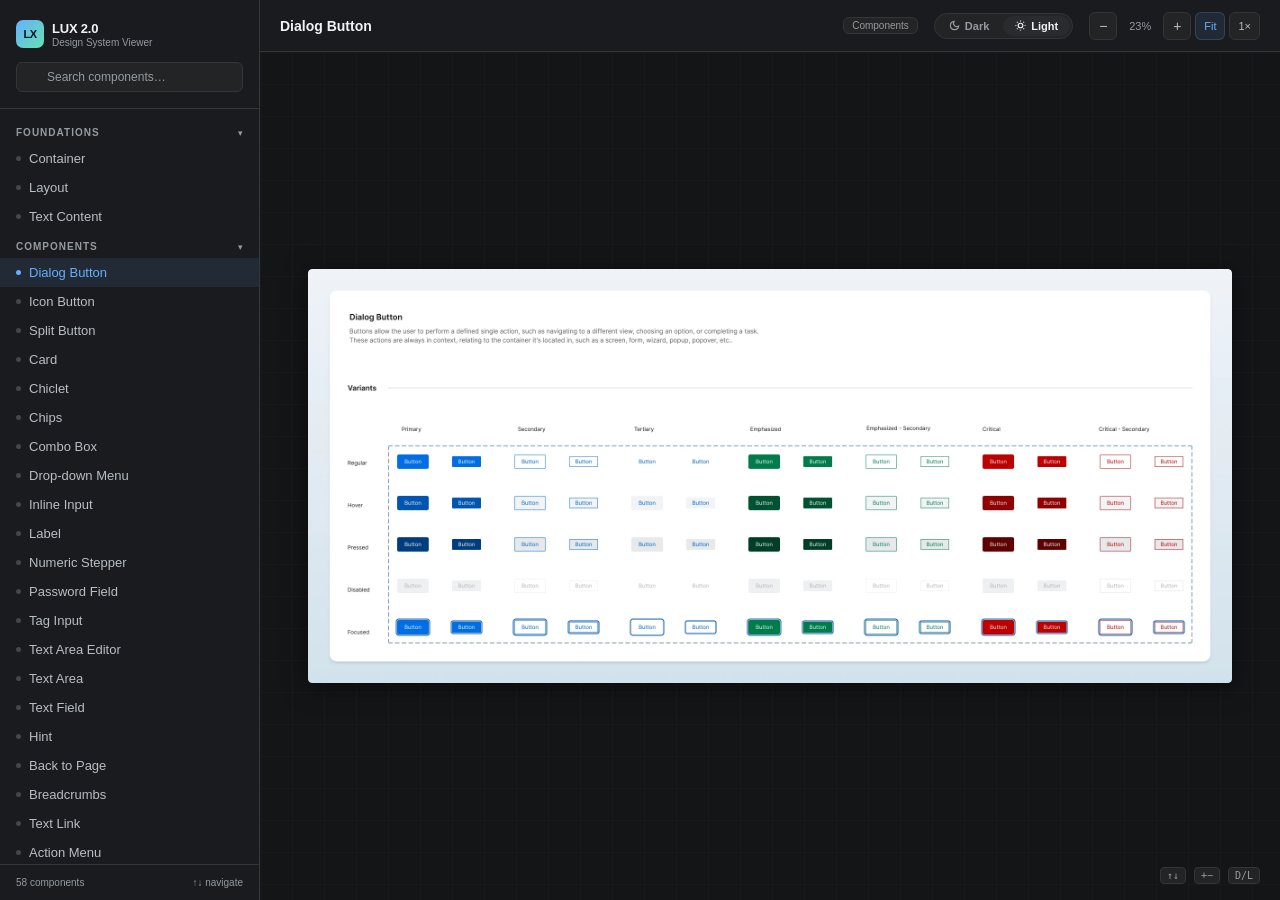
<file: cases/lux/viewer.html>
<!DOCTYPE html>
<html lang="en">
<head>
<meta charset="UTF-8"/>
<meta name="viewport" content="width=device-width, initial-scale=1.0"/>
<title>LUX 2.0 - Design System Viewer</title>
<meta name="description" content="Browse the LUX 2.0 design system components in light and dark themes, from buttons and form inputs to tabs, cards and tree views."/>
<link rel="icon" type="image/svg+xml" href="../../Assets/favicon.svg"/>
<link rel="apple-touch-icon" href="../../Assets/apple-touch-icon.png"/>
<!-- Hide default cursor when embedded in the portfolio iframe -->
<script>if(window.self!==window.top){var _s=document.createElement('style');_s.textContent='*{cursor:none!important}';document.head.appendChild(_s);}</script>
<style>
*,*::before,*::after{box-sizing:border-box;margin:0;padding:0;}
html,body{height:100%;overflow:hidden;font-family:-apple-system,'Inter',sans-serif;-webkit-font-smoothing:antialiased;}

:root {
  --bg:       #141516;
  --sidebar:  #1A1B1E;
  --surface:  #232425;
  --card:     #2A2B2E;
  --border:   #333537;
  --border-m: #44474A;
  --ink:      #F0F2F4;
  --ink-2:    #B8BEC4;
  /* was #737B83, which measured 4.26:1 on --bg, 4.01:1 on --sidebar,
     3.62:1 on --surface and 3.30:1 on --card - below 4.5:1 on all four.
     #949BA2 clears every surface in this file, worst case 5.04:1 on
     --card. This palette is private to the viewer, which is why it
     missed the --text-tertiary fix in tokens.css. */
  --ink-3:    #949BA2;
  --blue:     #66AFFF;
  --blue-bg:  rgba(102,175,255,.1);
  --blue-bdr: rgba(102,175,255,.2);
  --r:        6px;
}

/* ── APP SHELL ── */
#app {
  display: flex;
  height: 100vh;
  background: var(--bg);
  color: var(--ink);
}

/* ══════════════════════════════
   SIDEBAR
══════════════════════════════ */
#sidebar {
  width: 260px;
  flex-shrink: 0;
  background: var(--sidebar);
  border-right: 1px solid var(--border);
  display: flex;
  flex-direction: column;
  overflow: hidden;
}

#sidebar-header {
  padding: 20px 16px 16px;
  border-bottom: 1px solid var(--border);
  flex-shrink: 0;
}
#sidebar-logo {
  display: flex;
  align-items: center;
  gap: 8px;
  margin-bottom: 14px;
}
#sidebar-logo-mark {
  width: 28px;
  height: 28px;
  border-radius: 7px;
  background: linear-gradient(135deg,#66AFFF,#66E2B0);
  display: flex;
  align-items: center;
  justify-content: center;
  font-size: 11px;
  font-weight: 800;
  color: #121213;
  letter-spacing: -.5px;
  flex-shrink: 0;
}
#sidebar-title {
  font-size: 13px;
  font-weight: 700;
  color: var(--ink);
  letter-spacing: -.2px;
}
#sidebar-sub {
  font-size: 10px;
  color: var(--ink-3);
  margin-top: 1px;
}
#search {
  width: 100%;
  background: var(--surface);
  border: 1px solid var(--border);
  border-radius: var(--r);
  padding: 7px 10px 7px 30px;
  font-size: 12px;
  color: var(--ink);
  outline: none;
  position: relative;
}
#search::placeholder { color: var(--ink-3); }
#search:focus { border-color: var(--blue); }
/* The file cleared outline on #search and had no focus rule for anything
   else, so every button here relied on the user-agent ring - and inside the
   portfolio iframe the custom cursor makes that easy to lose. One ring,
   --blue at 7.96:1 on --bg and 6.16:1 on --card, well past the 3:1 that
   1.4.11 asks of a focus indicator. */
:where(a,button,input,select,[tabindex]:not([tabindex="-1"])):focus-visible{
  outline: 2px solid var(--blue);
  outline-offset: 2px;
  border-radius: var(--r);
}
.search-wrap {
  position: relative;
}
.search-icon {
  position: absolute;
  left: 9px;
  top: 50%;
  transform: translateY(-50%);
  opacity: .4;
  pointer-events: none;
}

#nav {
  flex: 1;
  overflow-y: auto;
  padding: 8px 0 16px;
}
#nav::-webkit-scrollbar { width: 4px; }
#nav::-webkit-scrollbar-track { background: transparent; }
#nav::-webkit-scrollbar-thumb { background: var(--border); border-radius: 2px; }

.cat-header {
  display: flex;
  align-items: center;
  justify-content: space-between;
  padding: 10px 16px 6px;
  cursor: pointer;
  user-select: none;
}
.cat-name {
  font-size: 10px;
  font-weight: 700;
  letter-spacing: .1em;
  text-transform: uppercase;
  color: var(--ink-3);
}
.cat-arrow {
  transition: transform .2s;
  color: var(--ink-3);
  font-size: 9px;
}
.cat-header.collapsed .cat-arrow {
  transform: rotate(-90deg);
}
.cat-items {
  overflow: hidden;
}
.cat-items.collapsed {
  display: none;
}

.comp-item {
  display: flex;
  align-items: center;
  gap: 8px;
  padding: 7px 16px;
  cursor: pointer;
  border-radius: 0;
  transition: background .15s;
  font-size: 13px;
  color: var(--ink-2);
}
.comp-item:hover { background: rgba(255,255,255,.04); color: var(--ink); }
.comp-item.active {
  background: var(--blue-bg);
  color: var(--blue);
}
.comp-item.active .comp-dot { background: var(--blue); }
.comp-dot {
  width: 5px;
  height: 5px;
  border-radius: 50%;
  background: var(--border-m);
  flex-shrink: 0;
}
.comp-label { flex: 1; }

#sidebar-footer {
  padding: 12px 16px;
  border-top: 1px solid var(--border);
  font-size: 10px;
  color: var(--ink-3);
  flex-shrink: 0;
  display: flex;
  align-items: center;
  justify-content: space-between;
}
#comp-count { font-variant-numeric: tabular-nums; }

/* ══════════════════════════════
   MAIN AREA
══════════════════════════════ */
#main {
  flex: 1;
  display: flex;
  flex-direction: column;
  overflow: hidden;
  min-width: 0;
}

#main-header {
  height: 52px;
  border-bottom: 1px solid var(--border);
  display: flex;
  align-items: center;
  padding: 0 20px;
  gap: 16px;
  flex-shrink: 0;
  background: var(--sidebar);
}
#comp-title {
  font-size: 14px;
  font-weight: 600;
  color: var(--ink);
  flex: 1;
  min-width: 0;
  white-space: nowrap;
  overflow: hidden;
  text-overflow: ellipsis;
}
#comp-cat-tag {
  font-size: 10px;
  color: var(--ink-3);
  background: var(--surface);
  border: 1px solid var(--border);
  border-radius: var(--r);
  padding: 2px 8px;
  flex-shrink: 0;
}

/* Theme toggle */
#theme-toggle {
  display: flex;
  background: var(--surface);
  border: 1px solid var(--border);
  border-radius: 999px;
  padding: 2px;
  gap: 2px;
  flex-shrink: 0;
}
.theme-btn {
  padding: 4px 12px;
  border-radius: 999px;
  font-size: 11px;
  font-weight: 600;
  cursor: pointer;
  border: none;
  background: transparent;
  color: var(--ink-3);
  transition: background .15s, color .15s;
  font-family: inherit;
  display: flex;
  align-items: center;
  gap: 5px;
}
.theme-btn.active {
  background: var(--card);
  color: var(--ink);
}

/* Zoom controls */
#zoom-controls {
  display: flex;
  align-items: center;
  gap: 4px;
  flex-shrink: 0;
}
.zoom-btn {
  width: 28px;
  height: 28px;
  border-radius: var(--r);
  background: var(--surface);
  border: 1px solid var(--border);
  color: var(--ink-2);
  cursor: pointer;
  display: flex;
  align-items: center;
  justify-content: center;
  font-size: 14px;
  font-family: inherit;
  transition: background .15s, color .15s;
}
.zoom-btn:hover { background: var(--card); color: var(--ink); }
.zoom-btn.active { background: var(--blue-bg); border-color: var(--blue-bdr); color: var(--blue); }
#zoom-label {
  font-size: 11px;
  color: var(--ink-3);
  min-width: 38px;
  text-align: center;
  font-variant-numeric: tabular-nums;
}

/* ── IMAGE PANE ── */
#image-pane {
  flex: 1;
  overflow: auto;
  position: relative;
  background: var(--bg);
  background-image:
    linear-gradient(rgba(255,255,255,.015) 1px, transparent 1px),
    linear-gradient(90deg, rgba(255,255,255,.015) 1px, transparent 1px);
  background-size: 32px 32px;
  cursor: grab;
  user-select: none;
}
#image-pane.dragging {
  cursor: grabbing;
}
#image-pane::-webkit-scrollbar { width: 8px; height: 8px; }
#image-pane::-webkit-scrollbar-track { background: transparent; }
#image-pane::-webkit-scrollbar-thumb { background: var(--border); border-radius: 4px; }

#image-wrapper {
  min-height: 100%;
  min-width: max-content;
  display: flex;
  align-items: flex-start;
  justify-content: center;
  padding: 32px;
}
#main-img {
  display: block;
  max-width: 100%;
  border-radius: 4px;
  box-shadow: 0 4px 24px rgba(0,0,0,.5);
  transform-origin: top center;
  transition: none;
}
#main-img.loading { opacity: 0; }
#main-img.ready { opacity: 1; transition: opacity .2s; }

/* Empty / loading states */
#empty-state {
  position: absolute;
  inset: 0;
  display: flex;
  flex-direction: column;
  align-items: center;
  justify-content: center;
  gap: 12px;
  pointer-events: none;
}
#empty-state.hidden { display: none; }
.empty-icon {
  width: 48px;
  height: 48px;
  border-radius: 12px;
  background: var(--surface);
  border: 1px solid var(--border);
  display: flex;
  align-items: center;
  justify-content: center;
}
.empty-title {
  font-size: 14px;
  font-weight: 600;
  color: var(--ink-2);
}
.empty-sub {
  font-size: 12px;
  color: var(--ink-3);
  text-align: center;
  max-width: 240px;
  line-height: 1.6;
}

/* Keyboard hint */
#kb-hint {
  position: fixed;
  bottom: 16px;
  right: 20px;
  display: flex;
  gap: 8px;
  pointer-events: none;
  /* No container opacity: at .5 the keys measured 2.35:1. --ink-3 on
     --surface is 5.53:1 and already reads as secondary. */
}
.kb {
  font-size: 10px;
  color: var(--ink-3);
  background: var(--surface);
  border: 1px solid var(--border);
  border-radius: 4px;
  padding: 2px 6px;
  font-family: monospace;
}


/* ══════════════════════════════
   MOBILE RESPONSIVE
══════════════════════════════ */
#mob-toolbar { display: none; }

#mob-backdrop {
  display: none;
  position: fixed;
  inset: 0;
  z-index: 150;
  background: rgba(0,0,0,.55);
  backdrop-filter: blur(2px);
  -webkit-backdrop-filter: blur(2px);
  opacity: 0;
  transition: opacity .3s;
  pointer-events: none;
}
#mob-backdrop.active {
  opacity: 1;
  pointer-events: all;
}
#mob-menu-btn {
  display: none;
  align-items: center;
  justify-content: center;
  width: 32px; height: 32px;
  border-radius: var(--r);
  background: var(--surface);
  border: 1px solid var(--border);
  color: var(--ink-2);
  cursor: pointer;
  flex-shrink: 0;
  font-size: 17px;
  line-height: 1;
  padding: 0;
  font-family: inherit;
  transition: background .15s, color .15s;
}
#mob-menu-btn:hover { background: var(--card); color: var(--ink); }

@media (max-width: 640px) {
  #kb-hint { display: none; }

  /* Sidebar becomes a slide-in overlay */
  #sidebar {
    position: fixed;
    top: 0; left: 0; bottom: 0;
    z-index: 200;
    transform: translateX(-100%);
    transition: transform .28s cubic-bezier(.4,0,.2,1);
    width: 280px;
  }
  #sidebar.mob-open {
    transform: translateX(0);
    box-shadow: 8px 0 40px rgba(0,0,0,.6);
  }

#mob-backdrop { display: block; }

  /* Show hamburger button in header */
  #mob-menu-btn { display: flex; }

  /* Compact header: hide zoom label text, shrink buttons */
  #zoom-label { display: none; }
  .zoom-btn { width: 26px; height: 26px; }
  .theme-btn { padding: 4px 8px; font-size: 10px; }
  #main-header { padding: 0 12px; gap: 8px; }

  /* Hide desktop controls - moved to floating toolbar */
  #theme-toggle { display: none; }
  #zoom-controls { display: none; }

  /* Floating bottom toolbar */
  #mob-toolbar {
    display: flex;
    align-items: center;
    gap: 2px;
    position: fixed;
    bottom: 20px;
    left: 50%;
    transform: translateX(-50%);
    z-index: 100;
    background: rgba(26,27,30,.94);
    backdrop-filter: blur(24px);
    -webkit-backdrop-filter: blur(24px);
    border: 1px solid var(--border-m);
    border-radius: 999px;
    padding: 5px 10px;
    box-shadow: 0 8px 32px rgba(0,0,0,.55), 0 0 0 1px rgba(255,255,255,.04);
    white-space: nowrap;
  }
  .mob-tb-zoom { width: 32px; height: 32px; background: transparent; border-color: transparent; font-size: 18px; }
  .mob-tb-zoom:hover { background: rgba(255,255,255,.07); border-color: transparent; }
  .mob-tb-zoom.btn-fit-sync { font-size: 11px; font-weight: 700; width: auto; padding: 0 10px; }
  .mob-tb-label { font-size: 11px; color: var(--ink-3); min-width: 34px; text-align: center; font-variant-numeric: tabular-nums; }
  .mob-tb-sep { width: 1px; height: 18px; background: var(--border); margin: 0 6px; flex-shrink: 0; }
  .mob-tb-theme { padding: 5px 12px; font-size: 11px; }
}

/* Search highlight */
.comp-item.hidden { display: none; }
.cat-section.all-hidden .cat-items { display: none; }
</style>
</head>
<body>
<div id="mob-backdrop" aria-hidden="true" onclick="closeMobileSidebar()"></div>
<div id="app">

  <!-- ═══ SIDEBAR ═══ -->
  <aside id="sidebar">
    <div id="sidebar-header">
      <div id="sidebar-logo">
        <div id="sidebar-logo-mark">LX</div>
        <div>
          <h1 id="sidebar-title">LUX 2.0</h1>
          <div id="sidebar-sub">Design System Viewer</div>
        </div>
      </div>
      <div class="search-wrap">
        <svg class="search-icon" width="13" height="13" viewBox="0 0 24 24" fill="none" stroke="currentColor" stroke-width="2.5" aria-hidden="true"><circle cx="11" cy="11" r="8"/><path d="m21 21-4.35-4.35"/></svg>
        <input id="search" type="text" aria-label="Search components" placeholder="Search components…" autocomplete="off" spellcheck="false"/>
      </div>
    </div>

    <nav id="nav" aria-label="Components">
      <!-- Built by JS -->
    </nav>

    <div id="sidebar-footer">
      <span id="comp-count">- components</span>
      <span>↑↓ navigate</span>
    </div>
  </aside>

  <!-- ═══ MAIN ═══ -->
  <main id="main">
    <div id="main-header">
      <button id="mob-menu-btn" onclick="toggleMobileSidebar()" aria-label="Open component list">&#9776;</button>
      <span id="comp-title">Select a component</span>
      <span id="comp-cat-tag" style="display:none;"></span>

      <div id="theme-toggle">
        <button class="theme-btn" data-theme="Dark" onclick="setTheme('Dark')">
          <svg width="11" height="11" viewBox="0 0 24 24" fill="none" stroke="currentColor" stroke-width="2.5" aria-hidden="true"><path d="M21 12.79A9 9 0 1 1 11.21 3 7 7 0 0 0 21 12.79z"/></svg>
          Dark
        </button>
        <button class="theme-btn active" data-theme="Light" onclick="setTheme('Light')">
          <svg width="11" height="11" viewBox="0 0 24 24" fill="none" stroke="currentColor" stroke-width="2.5" aria-hidden="true"><circle cx="12" cy="12" r="5"/><path d="M12 1v2M12 21v2M4.22 4.22l1.42 1.42M18.36 18.36l1.42 1.42M1 12h2M21 12h2M4.22 19.78l1.42-1.42M18.36 5.64l1.42-1.42"/></svg>
          Light
        </button>
      </div>

      <div id="zoom-controls">
        <button class="zoom-btn" onclick="zoomOut()" title="Zoom out">−</button>
        <span id="zoom-label" class="zoom-label-sync">Fit</span>
        <button class="zoom-btn" onclick="zoomIn()" title="Zoom in">+</button>
        <button class="zoom-btn active btn-fit-sync" id="btn-fit" onclick="setZoomFit()" title="Fit width" style="width:auto;padding:0 8px;font-size:11px;">Fit</button>
        <button class="zoom-btn" onclick="setZoom(1)" title="Actual size" style="width:auto;padding:0 8px;font-size:11px;">1×</button>
      </div>
    </div>

    <div id="image-pane">
      <div id="image-wrapper">
        <!-- No width/height on purpose: this image is scaled by the zoom code from
             naturalWidth/naturalHeight and the component sources vary in size, so a
             fixed pair here would declare an aspect ratio the file does not have.
             alt is written by loadImage() from the component name. -->
        <img id="main-img" src="" alt="" draggable="false"/>
      </div>
      <div id="empty-state">
        <div class="empty-icon">
          <svg width="20" height="20" viewBox="0 0 24 24" fill="none" stroke="rgba(255,255,255,.3)" stroke-width="1.5" aria-hidden="true"><rect x="3" y="3" width="18" height="18" rx="3"/><path d="M9 9h6M9 12h6M9 15h4"/></svg>
        </div>
        <div class="empty-title">No component selected</div>
        <div class="empty-sub">Pick a component from the sidebar to preview it here.</div>
      </div>
    </div>

  <!-- ═══ MOBILE FLOATING TOOLBAR ═══ -->
  <div id="mob-toolbar">
    <button class="zoom-btn mob-tb-zoom btn-fit-sync" onclick="setZoomFit()" title="Fit">Fit</button>
    <button class="zoom-btn mob-tb-zoom" onclick="zoomOut()" title="Zoom out">−</button>
    <span class="mob-tb-label zoom-label-sync">Fit</span>
    <button class="zoom-btn mob-tb-zoom" onclick="zoomIn()" title="Zoom in">+</button>
    <div class="mob-tb-sep"></div>
    <button class="theme-btn mob-tb-theme" data-theme="Dark" onclick="setTheme('Dark')">
      <svg width="10" height="10" viewBox="0 0 24 24" fill="none" stroke="currentColor" stroke-width="2.5" aria-hidden="true"><path d="M21 12.79A9 9 0 1 1 11.21 3 7 7 0 0 0 21 12.79z"/></svg>
      D
    </button>
    <button class="theme-btn mob-tb-theme active" data-theme="Light" onclick="setTheme('Light')">
      <svg width="10" height="10" viewBox="0 0 24 24" fill="none" stroke="currentColor" stroke-width="2.5" aria-hidden="true"><circle cx="12" cy="12" r="5"/><path d="M12 1v2M12 21v2M4.22 4.22l1.42 1.42M18.36 18.36l1.42 1.42M1 12h2M21 12h2M4.22 19.78l1.42-1.42M18.36 5.64l1.42-1.42"/></svg>
      L
    </button>
  </div>

  </main>
</div>

<div id="kb-hint">
  <span class="kb">↑↓</span><span class="kb">+−</span><span class="kb">D/L</span>
</div>

<script>
// ═══════════════════════════════════════════════════════
//  DATA - add categories and components here
//  Format: { id, label, file }
//  file = the part before ' _ Dark.png' / ' _ Light.png'
// ═══════════════════════════════════════════════════════
const CATEGORIES = [
  {
    id: 'foundations',
    name: 'Foundations',
    folder: 'images/viewer/Foundations',
    components: [
      { id: 'container',    label: 'Container',    file: 'Container'    },
      { id: 'layout',       label: 'Layout',       file: 'Layout'       },
      { id: 'text-content', label: 'Text Content', file: 'Text Content' },
    ]
  },
  {
    id: 'components',
    name: 'Components',
    folder: 'images/viewer/Components',
    components: [
      // Buttons
      { id: 'dialog-button',   label: 'Dialog Button',   file: 'Dialog Button',   subfolder: 'Buttons' },
      { id: 'icon-button',     label: 'Icon Button',     file: 'Icon Button',     subfolder: 'Buttons' },
      { id: 'split-button',    label: 'Split Button',    file: 'Split Button',    subfolder: 'Buttons' },
      // Cards
      { id: 'card',            label: 'Card',            file: 'Card',            subfolder: 'Cards' },
      // Chiclet
      { id: 'chiclet',         label: 'Chiclet',         file: 'Chiclet',         subfolder: 'Chiclet' },
      // Chips
      { id: 'chips',           label: 'Chips',           file: 'Chips',           subfolder: 'Chips' },
      // Form Inputs
      { id: 'combo-box',       label: 'Combo Box',       file: 'Combo Box',       subfolder: 'Form Inputs' },
      { id: 'dropdown-menu',   label: 'Drop-down Menu',  file: 'Drop-down Menu',  subfolder: 'Form Inputs' },
      { id: 'inline-input',    label: 'Inline Input',    file: 'Inline Input',    subfolder: 'Form Inputs' },
      { id: 'label',           label: 'Label',           file: 'Label',           subfolder: 'Form Inputs' },
      { id: 'numeric-stepper', label: 'Numeric Stepper', file: 'Numeric Stepper', subfolder: 'Form Inputs' },
      { id: 'password-field',  label: 'Password Field',  file: 'Password Field',  subfolder: 'Form Inputs' },
      { id: 'tag-input',       label: 'Tag Input',       file: 'Tag Input',       subfolder: 'Form Inputs' },
      { id: 'text-area-editor',label: 'Text Area Editor',file: 'Text Area Editor',subfolder: 'Form Inputs' },
      { id: 'text-area',       label: 'Text Area',       file: 'Text Area',       subfolder: 'Form Inputs' },
      { id: 'text-field',      label: 'Text Field',      file: 'Text Field',      subfolder: 'Form Inputs' },
      // Hint
      { id: 'hint',            label: 'Hint',            file: 'Hint',            subfolder: 'Hint' },
      // Links
      { id: 'back-to-page',    label: 'Back to Page',    file: 'Back to Page',    subfolder: 'Links' },
      { id: 'breadcrumbs',     label: 'Breadcrumbs',     file: 'Breadcrumbs',     subfolder: 'Links' },
      { id: 'text-link',       label: 'Text Link',       file: 'Text Link',       subfolder: 'Links' },
      // Menu
      { id: 'action-menu',     label: 'Action Menu',     file: 'Action Menu',     subfolder: 'Menu' },
      { id: 'menu',            label: 'Menu',            file: 'Menu',            subfolder: 'Menu' },
      // Message Bar
      { id: 'message-bar',     label: 'Message Bar',     file: 'Message Bar',     subfolder: 'Message Bar' },
      // Nest View
      { id: 'independent-tree',label: 'Independent Tree',file: 'Independent Tree',subfolder: 'Nest View' },
      { id: 'list',            label: 'List',            file: 'List',            subfolder: 'Nest View' },
      { id: 'tree',            label: 'Tree',            file: 'Tree',            subfolder: 'Nest View' },
      // Pagination
      { id: 'pagination',      label: 'Pagination',      file: 'Pagination',      subfolder: 'Pagination' },
      // Pickers
      { id: 'date-picker',     label: 'Date Picker',     file: 'Date Picker',     subfolder: 'Pickers' },
      { id: 'time-picker',     label: 'Time Picker',     file: 'Time Picker',     subfolder: 'Pickers' },
      // Progress Indicator
      { id: 'circular-progress',  label: 'Circular Progress',  file: 'Circular Progress Indicator',  subfolder: 'Progress Indicator' },
      { id: 'linear-progress',    label: 'Linear Progress',    file: 'Linear Progress Indicator',    subfolder: 'Progress Indicator' },
      // Scrollbar
      { id: 'scrollbar',       label: 'Scrollbar',       file: 'Scrollbar',       subfolder: 'Scrollbar' },
      // Segmented Control
      { id: 'segmented-control',label: 'Segmented Control',file: 'Segmented Control',subfolder: 'Segmented Control' },
      // Selection Controls
      { id: 'checkbox',            label: 'Checkbox',             file: 'Checkbox',             subfolder: 'Selection Controls' },
      { id: 'radio-button',        label: 'Radio Button',         file: 'Radio Button',         subfolder: 'Selection Controls' },
      { id: 'selection-ctrl-group',label: 'Selection Ctrl Group', file: 'Selection Control Group', subfolder: 'Selection Controls' },
      // Snackbar
      { id: 'snackbar',        label: 'Snackbar',        file: 'Snackbar',        subfolder: 'Snackbar' },
      // Switch
      { id: 'switch',          label: 'Switch',          file: 'Switch',          subfolder: 'Switch' },
      // Tabs
      { id: 'tabs',            label: 'Tabs',            file: 'Tabs',            subfolder: 'Tabs' },
      // Tooltips
      { id: 'tooltip-icon',    label: 'Tooltip Icon',    file: 'Tooltip Icon',    subfolder: 'Tooltips' },
      { id: 'tooltips',        label: 'Tooltips',        file: 'Tooltips',        subfolder: 'Tooltips' },
    ]
  },
  {
    id: 'patterns',
    name: 'Patterns',
    folder: 'images/viewer/Patterns',
    components: [
      // Action Feedback
      { id: 'popover',       label: 'Popover',       file: 'Popover',       subfolder: 'Action Feedback' },
      { id: 'popups',        label: 'Popups',        file: 'Popups',        subfolder: 'Action Feedback' },
      { id: 'toast-message', label: 'Toast Message', file: 'Toast Message', subfolder: 'Action Feedback' },
      // Collapsable Section
      { id: 'collapsable-section', label: 'Collapsable Section', file: 'Collapsable Section', subfolder: 'Collapsable Section' },
      // Data Table
      { id: 'data-table',    label: 'Data Table',    file: 'Data Table',    subfolder: 'Data Table' },
      // Details Pane
      { id: 'details-pane',  label: 'Details Pane',  file: 'Details Pane',  subfolder: 'Details Pane' },
      // Dual List Selector
      { id: 'dual-list',     label: 'Dual List Selector', file: 'Dual List Selector', subfolder: 'Dual List Selector' },
      // Filter Bar
      { id: 'filter-bar',    label: 'Filter Bar',    file: 'Filter Bar',    subfolder: 'Filter Bar' },
      // Left Navigation
      { id: 'left-nav',      label: 'Left Navigation', file: 'Left Navigation', subfolder: 'Left Navigation' },
      // Search
      { id: 'search',        label: 'Search',        file: 'Search',        subfolder: 'Search' },
      // Spreadsheet Table
      { id: 'spreadsheet-table', label: 'Spreadsheet Table', file: 'Spreadsheet Table', subfolder: 'Spreadsheet Table' },
      // Toolbar
      { id: 'toolbar',       label: 'Toolbar',       file: 'Toolbar',       subfolder: 'Toolbar' },
      // Verintop
      { id: 'verintop',      label: 'Verintop 2.0',  file: 'Verintop 2.0',  subfolder: 'Verintop' },
      // Wizard
      { id: 'wizard',        label: 'Wizard',        file: 'Wizard',        subfolder: 'Wizard' },
    ]
  },
];

// ═══════════════════════════════════════════════════════
//  STATE
// ═══════════════════════════════════════════════════════
let state = {
  catId: null,
  compId: null,
  theme: 'Light',
  zoom: 'fit',
  zoomLevel: 1,
};

// ═══════════════════════════════════════════════════════
//  BUILD SIDEBAR
// ═══════════════════════════════════════════════════════
function buildSidebar() {
  const nav = document.getElementById('nav');
  nav.innerHTML = '';

  let total = 0;

  CATEGORIES.forEach(cat => {
    total += cat.components.length;

    const section = document.createElement('div');
    section.className = 'cat-section';
    section.dataset.catId = cat.id;

    const header = document.createElement('div');
    header.className = 'cat-header';
    header.innerHTML = `<span class="cat-name">${cat.name}</span><span class="cat-arrow" aria-hidden="true">▾</span>`;
    /* Clickable divs, so they get the CLAUDE.md trio: role, tabindex, keys.
       Before this neither a category nor a component could be reached by
       keyboard or announced as a control. */
    header.setAttribute('role', 'button');
    header.tabIndex = 0;
    header.setAttribute('aria-expanded', 'true');
    header.addEventListener('click', () => toggleCat(header));
    header.addEventListener('keydown', e => { if (e.key === 'Enter' || e.key === ' ') { e.preventDefault(); toggleCat(header); } });

    const items = document.createElement('div');
    items.className = 'cat-items';

    cat.components.forEach(comp => {
      const item = document.createElement('div');
      item.className = 'comp-item';
      item.dataset.catId = cat.id;
      item.dataset.compId = comp.id;
      item.innerHTML = `<span class="comp-dot" aria-hidden="true"></span><span class="comp-label">${comp.label}</span>`;
      item.setAttribute('role', 'button');
      item.tabIndex = 0;
      item.addEventListener('click', () => selectComp(cat.id, comp.id));
      item.addEventListener('keydown', e => { if (e.key === 'Enter' || e.key === ' ') { e.preventDefault(); selectComp(cat.id, comp.id); } });
      items.appendChild(item);
    });

    section.appendChild(header);
    section.appendChild(items);
    nav.appendChild(section);
  });

  document.getElementById('comp-count').textContent = `${total} component${total !== 1 ? 's' : ''}`;
}

function toggleCat(header) {
  header.classList.toggle('collapsed');
  header.setAttribute('aria-expanded', String(!header.classList.contains('collapsed')));
  header.nextElementSibling.classList.toggle('collapsed');
}

// ═══════════════════════════════════════════════════════
//  SELECT COMPONENT
// ═══════════════════════════════════════════════════════
function selectComp(catId, compId) {
  state.catId = catId;
  state.compId = compId;

  // Update sidebar active state
  document.querySelectorAll('.comp-item').forEach(el => {
    const on = el.dataset.catId === catId && el.dataset.compId === compId;
    el.classList.toggle('active', on);
    if (on) el.setAttribute('aria-current', 'true'); else el.removeAttribute('aria-current');
  });

  // Find data
  const cat = CATEGORIES.find(c => c.id === catId);
  const comp = cat.components.find(c => c.id === compId);

  // Update header
  document.getElementById('comp-title').textContent = comp.label;
  const tag = document.getElementById('comp-cat-tag');
  tag.textContent = cat.name;
  tag.style.display = '';

  // Load image
  loadImage(cat, comp);

  // Hide empty state
  document.getElementById('empty-state').classList.add('hidden');

  // Auto-close sidebar on mobile after selection
  if (window.innerWidth <= 640) closeMobileSidebar();
}

// ═══════════════════════════════════════════════════════
//  LOAD IMAGE
// ═══════════════════════════════════════════════════════
function buildPath(cat, comp, theme) {
  const sub = comp.subfolder ? `/${comp.subfolder}` : '';
  return `${cat.folder}${sub}/${comp.file} _ ${theme}.webp`;
}

function buildEncodedPath(cat, comp, theme) {
  const folderParts = cat.folder.split('/');
  let encoded = folderParts.map(p => encodeURIComponent(p)).join('/');
  if (comp.subfolder) encoded += '/' + encodeURIComponent(comp.subfolder);
  encoded += '/' + encodeURIComponent(`${comp.file} _ ${theme}.webp`);
  return encoded;
}

function loadImage(cat, comp) {
  const img = document.getElementById('main-img');
  img.style.display = 'block';
  img.classList.remove('ready');
  img.classList.add('loading');
  document.getElementById('empty-state').classList.add('hidden');

  const path = buildPath(cat, comp, state.theme);
  img.src = path;
  /* alt was hardcoded empty and nothing ever wrote it, so the one piece of
     content on this page announced as nothing. The component name and the
     theme are both meaningful here - which variant you are looking at is the
     whole point of the viewer. */
  img.alt = `${comp.label} component, ${state.theme.toLowerCase()} theme`;

  img.onload = () => {
    img.classList.remove('loading');
    img.classList.add('ready');
    if (state.zoom === 'fit') applyFitAll();
  };
  img._rawPath = path;
  img._encodedPath = buildEncodedPath(cat, comp, state.theme);
  img._triedEncoded = false;

  img.onerror = () => {
    // First failure: try the URL-encoded version as fallback
    if (!img._triedEncoded) {
      img._triedEncoded = true;
      img.src = img._encodedPath;
      return;
    }
    // Both failed - show error with full URLs for debugging
    img.classList.remove('loading');
    img.style.display = 'none';
    const absRaw = new URL(img._rawPath, window.location.href).href;
    const absEnc = new URL(img._encodedPath, window.location.href).href;
    document.getElementById('empty-state').innerHTML = `
      <div class="empty-icon"><svg width="20" height="20" viewBox="0 0 24 24" fill="none" stroke="rgba(255,100,100,.5)" stroke-width="1.5" aria-hidden="true"><path d="M10.29 3.86L1.82 18a2 2 0 0 0 1.71 3h16.94a2 2 0 0 0 1.71-3L13.71 3.86a2 2 0 0 0-3.42 0z"/><line x1="12" y1="9" x2="12" y2="13"/><line x1="12" y1="17" x2="12.01" y2="17"/></svg></div>
      <div class="empty-title">Image not found</div>
      <div class="empty-sub" style="font-family:monospace;font-size:10px;word-break:break-all;margin-bottom:6px;"><b>tried 1:</b> ${absRaw}</div>
      <div class="empty-sub" style="font-family:monospace;font-size:10px;word-break:break-all;"><b>tried 2:</b> ${absEnc}</div>
    `;
    document.getElementById('empty-state').classList.remove('hidden');
  };
}

// ═══════════════════════════════════════════════════════
//  THEME
// ═══════════════════════════════════════════════════════
function setTheme(theme) {
  state.theme = theme;
  document.querySelectorAll('.theme-btn').forEach(btn => {
    btn.classList.toggle('active', btn.dataset.theme === theme);
  });
  if (state.catId && state.compId) {
    const img = document.getElementById('main-img');
    img.style.display = 'block';
    const cat = CATEGORIES.find(c => c.id === state.catId);
    const comp = cat.components.find(c => c.id === state.compId);
    loadImage(cat, comp);
  }
}

// ═══════════════════════════════════════════════════════
//  ZOOM
// ═══════════════════════════════════════════════════════
function applyFitAll() {
  const img     = document.getElementById('main-img');
  const pane    = document.getElementById('image-pane');
  const wrapper = document.getElementById('image-wrapper');
  const pad     = 48; // padding on each side

  const availW = pane.clientWidth  - pad * 2;
  const availH = pane.clientHeight - pad * 2;
  const natW   = img.naturalWidth;
  const natH   = img.naturalHeight;

  if (natW === 0 || natH === 0) return;

  // Scale to fit both dimensions - whichever is the limiting one
  const scale = Math.min(1, availW / natW, availH / natH);

  img.style.maxWidth  = 'none';
  img.style.width     = (natW * scale) + 'px';
  img.style.transform = '';
  wrapper.style.alignItems    = 'center';
  wrapper.style.justifyContent = 'center';
  wrapper.style.minHeight     = '100%';
  wrapper.style.padding       = pad + 'px';

  state.zoomLevel = scale;
  state.zoom = 'fit';
  updateZoomLabel(scale >= 1 ? '100%' : Math.round(scale * 100) + '%');
  updateFitBtn(true);
}


function setZoomFit() {
  applyFitAll();
}

function setZoom(level) {
  state.zoom = 'manual';
  state.zoomLevel = level;
  updateFitBtn(false);

  const img = document.getElementById('main-img');
  const wrapper = document.getElementById('image-wrapper');

  img.style.maxWidth = 'none';
  img.style.width = (img.naturalWidth * level) + 'px';
  img.style.transform = '';
  wrapper.style.padding = '32px';

  updateZoomLabel(Math.round(level * 100) + '%');
}

function zoomIn() {
  const levels = [.1,.15,.2,.25,.33,.5,.67,.75,1,1.25,1.5,2];
  const cur = state.zoomLevel;
  const next = levels.find(l => l > cur + 0.001) || 2;
  setZoom(next);
}

function zoomOut() {
  const levels = [.1,.15,.2,.25,.33,.5,.67,.75,1,1.25,1.5,2];
  const cur = state.zoomLevel;
  const prev = [...levels].reverse().find(l => l < cur - 0.001) || .1;
  setZoom(prev);
}

// ═══════════════════════════════════════════════════════
//  SEARCH
// ═══════════════════════════════════════════════════════
document.getElementById('search').addEventListener('input', function() {
  const q = this.value.toLowerCase().trim();
  let visibleCount = 0;

  document.querySelectorAll('.cat-section').forEach(section => {
    const catId = section.dataset.catId;
    let catVisible = 0;

    section.querySelectorAll('.comp-item').forEach(item => {
      const label = item.querySelector('.comp-label').textContent.toLowerCase();
      const matches = !q || label.includes(q);
      item.classList.toggle('hidden', !matches);
      if (matches) catVisible++;
    });

    // Show/hide entire category if no matches
    const itemsEl = section.querySelector('.cat-items');
    if (q && catVisible === 0) {
      section.style.display = 'none';
    } else {
      section.style.display = '';
      if (q) { // expand on search
        section.querySelector('.cat-header').classList.remove('collapsed');
        itemsEl.classList.remove('collapsed');
      }
    }

    visibleCount += catVisible;
  });
});

// ═══════════════════════════════════════════════════════
//  KEYBOARD
// ═══════════════════════════════════════════════════════
document.addEventListener('keydown', e => {
  if (e.target === document.getElementById('search')) return;

  const allItems = [...document.querySelectorAll('.comp-item:not(.hidden)')];
  const cur = allItems.findIndex(el => el.classList.contains('active'));

  if (e.key === 'ArrowDown' || e.key === 'ArrowRight') {
    e.preventDefault();
    const next = cur < allItems.length - 1 ? allItems[cur + 1] : allItems[0];
    next.click();
    next.scrollIntoView({ block: 'nearest' });
  }
  if (e.key === 'ArrowUp' || e.key === 'ArrowLeft') {
    e.preventDefault();
    const prev = cur > 0 ? allItems[cur - 1] : allItems[allItems.length - 1];
    prev.click();
    prev.scrollIntoView({ block: 'nearest' });
  }
  if (e.key === 'd' || e.key === 'D') setTheme('Dark');
  if (e.key === 'l' || e.key === 'L') setTheme('Light');

  // Zoom - always preventDefault so Cmd+/- never triggers browser zoom
  if (e.key === '+' || e.key === '=') { e.preventDefault(); zoomIn(); }
  if (e.key === '-')                  { e.preventDefault(); zoomOut(); }
  if (e.key === '0')                  { e.preventDefault(); setZoomFit(); }
  if (e.key === '1')                  { e.preventDefault(); setZoom(1); }
});

// Resize → re-fit
window.addEventListener('resize', () => {
  if (state.zoom === 'fit') applyFitAll();
});

// ═══════════════════════════════════════════════════════
//  DRAG TO PAN
// ═══════════════════════════════════════════════════════
(function() {
  const pane = document.getElementById('image-pane');
  let isDragging = false;
  let startX, startY, scrollLeft, scrollTop;

  pane.addEventListener('mousedown', e => {
    // Only drag with left button, not on interactive elements
    if (e.button !== 0) return;
    isDragging = true;
    startX = e.clientX;
    startY = e.clientY;
    scrollLeft = pane.scrollLeft;
    scrollTop  = pane.scrollTop;
    pane.classList.add('dragging');
    e.preventDefault();
  });

  window.addEventListener('mousemove', e => {
    if (!isDragging) return;
    const dx = e.clientX - startX;
    const dy = e.clientY - startY;
    pane.scrollLeft = scrollLeft - dx;
    pane.scrollTop  = scrollTop  - dy;
  });

  window.addEventListener('mouseup', () => {
    if (!isDragging) return;
    isDragging = false;
    pane.classList.remove('dragging');
  });

  // Cancel drag if mouse leaves window
  window.addEventListener('mouseleave', () => {
    isDragging = false;
    pane.classList.remove('dragging');
  });
})();

// ═══════════════════════════════════════════════════════
//  INIT
// ═══════════════════════════════════════════════════════
buildSidebar();

// Auto-select first Buttons component
(function() {
  const cat  = CATEGORIES.find(c => c.id === 'components');
  const comp = cat && cat.components.find(c => c.subfolder === 'Buttons');
  if (cat && comp) selectComp(cat.id, comp.id);
  else if (CATEGORIES.length > 0 && CATEGORIES[0].components.length > 0)
    selectComp(CATEGORIES[0].id, CATEGORIES[0].components[0].id);
})();

// ── MOBILE SIDEBAR TOGGLE ──
function toggleMobileSidebar() {
  const sidebar  = document.getElementById('sidebar');
  const backdrop = document.getElementById('mob-backdrop');
  if (sidebar.classList.contains('mob-open')) {
    closeMobileSidebar();
  } else {
    sidebar.classList.add('mob-open');
    backdrop.classList.add('active');
  }
}
function closeMobileSidebar() {
  document.getElementById('sidebar').classList.remove('mob-open');
  document.getElementById('mob-backdrop').classList.remove('active');
}


// ── SYNC HELPERS (desktop + mobile labels) ──
function updateZoomLabel(text) {
  document.querySelectorAll('.zoom-label-sync').forEach(el => el.textContent = text);
}
function updateFitBtn(active) {
  document.querySelectorAll('.btn-fit-sync').forEach(el => el.classList.toggle('active', active));
}

/* ── Relay mousemove to parent portfolio for custom cursor ── */
if (window.self !== window.top) {
  window.addEventListener('mousemove', e => {
    try { window.parent.postMessage({type:'iframe-mm', x:e.clientX, y:e.clientY}, '*'); } catch(err){}
  });
}

</script>
<script>
/* ── Tell the homepage when the page is pressed ──────────────────────────
   Inside a homepage window, a press here never reaches the parent document,
   so the parent cannot bring this window to the front on its own. */
(function(){
  if (window.self === window.top) return;
  document.addEventListener('pointerdown', function(){
    try { window.parent.postMessage({ type:'iframe-down' }, location.origin); } catch(err){}
  }, { passive: true, capture: true });
})();
</script>
<script src="../../src/analytics.js?v=202610070648" defer></script>
</body>
</html>
</file>
<file: Assets/fonts/phosphor/phosphor.css>
@font-face {
  font-family: "Phosphor";
  src: url("Phosphor.woff2") format("woff2");
  font-weight: normal;
  font-style: normal;
  font-display: swap;
}
.ph {
  /* use !important to prevent issues with browser extensions that change fonts */
  font-family: "Phosphor" !important;
  speak: never;
  font-style: normal;
  font-weight: normal;
  font-variant: normal;
  text-transform: none;
  line-height: 1;

  /* Enable Ligatures ================ */
  letter-spacing: 0;
  -webkit-font-feature-settings: "liga";
  -moz-font-feature-settings: "liga=1";
  -moz-font-feature-settings: "liga";
  -ms-font-feature-settings: "liga" 1;
  font-feature-settings: "liga";
  -webkit-font-variant-ligatures: discretionary-ligatures;
  font-variant-ligatures: discretionary-ligatures;

  /* Better Font Rendering =========== */
  -webkit-font-smoothing: antialiased;
  -moz-osx-font-smoothing: grayscale;
}

.ph.ph-arrow-down:before {
  content: "\e03e";
}
.ph.ph-arrow-right:before {
  content: "\e06c";
}
.ph.ph-arrow-up:before {
  content: "\e08e";
}
.ph.ph-caret-down:before {
  content: "\e136";
}
.ph.ph-caret-right:before {
  content: "\e13a";
}
.ph.ph-check:before {
  content: "\e182";
}
.ph.ph-download-simple:before {
  content: "\e20c";
}
.ph.ph-envelope-simple:before {
  content: "\e218";
}
.ph.ph-file-arrow-down:before {
  content: "\e232";
}
.ph.ph-folder-open:before {
  content: "\e256";
}
.ph.ph-game-controller:before {
  content: "\e26e";
}
.ph.ph-house:before {
  content: "\e2c2";
}
.ph.ph-house-simple:before {
  content: "\e2c6";
}
.ph.ph-linkedin-logo:before {
  content: "\e2ee";
}
.ph.ph-list:before {
  content: "\e2f0";
}
.ph.ph-moon:before {
  content: "\e330";
}
.ph.ph-paper-plane-tilt:before {
  content: "\e398";
}
.ph.ph-phone:before {
  content: "\e3b8";
}
.ph.ph-plus-circle:before {
  content: "\e3d6";
}
.ph.ph-share-network:before {
  content: "\e408";
}
.ph.ph-squares-four:before {
  content: "\e464";
}
.ph.ph-sun:before {
  content: "\e472";
}
.ph.ph-terminal-window:before {
  content: "\eae8";
}
.ph.ph-user-circle:before {
  content: "\e4c4";
}
.ph.ph-x-square:before {
  content: "\e4fa";
}
</file>
<file: src/styles.css>
@font-face{font-family:'VT323';font-style:normal;font-weight:400;font-display:swap;src:url('../Assets/fonts/VT323-Regular.woff2') format('woff2'),url('../Assets/fonts/VT323-Regular.ttf') format('truetype')}
*,*::before,*::after{margin:0;padding:0;box-sizing:border-box}
html,body{width:100%;height:100%;overflow:hidden}
html,body,*{cursor:none!important}

/* Tokens loaded from tokens.css */
body{font-family:var(--f);background:var(--canvas);color:var(--tx)}

/* ── Window resize handles ── */
.win-rh{position:absolute;z-index:5000;background:transparent}
.win-rh.n,.win-rh.s{left:8px;right:8px;height:6px}
.win-rh.e,.win-rh.w{top:8px;bottom:8px;width:6px}
.win-rh.n{top:0;cursor:n-resize!important}
.win-rh.s{bottom:0;cursor:s-resize!important}
.win-rh.e{right:0;cursor:e-resize!important}
.win-rh.w{left:0;cursor:w-resize!important}
.win-rh.nw,.win-rh.ne,.win-rh.sw,.win-rh.se{width:12px;height:12px}
.win-rh.nw{top:0;left:0;cursor:nw-resize!important}
.win-rh.ne{top:0;right:0;cursor:ne-resize!important}
.win-rh.sw{bottom:0;left:0;cursor:sw-resize!important}
.win-rh.se{bottom:0;right:0;cursor:se-resize!important}
#flabel{cursor:move!important}

/* ── Custom cursor — Ori's exact Figma cursor ── */
#cursor{position:fixed;top:0;left:0;pointer-events:none;z-index:99999;will-change:transform}
#cur-arrow{color:#DD2590}
[data-theme="dark"] #cur-arrow{color:#f9a8d4}
/* Label: sharp-cornered Figma label, hot pink, no border-radius */
#ctag{
  position:absolute;left:18px;top:18px;
  background:#DD2590;color:#fff;
  font-size:12px;font-weight:600;font-family:var(--f);
  line-height:1;padding:6px 10px;
  border-radius:0;white-space:nowrap;
  max-width:200px;overflow:hidden;text-overflow:ellipsis;
  opacity:0;transition:opacity .2s;
}
#ctag.on{opacity:1}
[data-theme="dark"] #ctag{background:#f9a8d4;color:#1a1a1a}

/* ── Tooltip ── */
[data-tip]{position:relative}
[data-tip]::after{content:attr(data-tip);position:absolute;bottom:calc(100% + 10px);left:50%;transform:translateX(-50%);background:#1C1C1C;color:#fff;font-family:var(--f);font-size:11px;font-weight:500;padding:5px 9px;border-radius:6px;white-space:nowrap;opacity:0;pointer-events:none;transition:opacity .15s;z-index:9100}
[data-tip]::before{content:'';position:absolute;bottom:calc(100% + 4px);left:50%;transform:translateX(-50%);border:5px solid transparent;border-top-color:#1C1C1C;opacity:0;pointer-events:none;transition:opacity .15s;z-index:9100}
[data-tip]:hover::after,[data-tip]:hover::before{opacity:1}
[data-tip].demo-hov::after,[data-tip].demo-hov::before{opacity:1}

/* ── Modal ── */
/* NO backdrop-filter, and visibility:hidden rather than opacity alone. Both
   halves of that were costing real frames.

   The filter was blur(3px) across position:fixed;inset:0 - the whole viewport.
   It had been here since July and was cheap, because a backdrop-filter is only
   recomputed when the backdrop changes and what sat behind it was static. The
   ambient field changed that: every open case-study window now has two
   compositor layers drifting forever behind this element, so the browser had
   to re-blur the entire viewport every frame for as long as the modal was up.
   That is the intro popup feeling heavy. A 3px blur under a 25% (light) or 60%
   (dark) black scrim is nearly invisible anyway - the scrim was always doing
   the separating.

   And the element was only ever faded to opacity:0, never taken out of the
   render tree, so on desktop it stayed a full-viewport filtered surface for
   the whole session. Whether a browser skips the filter at opacity:0 is an
   implementation detail, which is not something to rely on. visibility:hidden
   is honest about it, still transitions, and keeps the element focusable-safe
   because visibility is inherited by its subtree. */
#modal-bg{position:fixed;inset:0;z-index:2000;display:flex;align-items:center;justify-content:center;background:var(--mbg);opacity:0;visibility:hidden;pointer-events:none;transition:opacity .3s,visibility .3s,background .15s}
#modal-bg.show{opacity:1;visibility:visible;pointer-events:auto}
#modal-bg.hide{opacity:0;visibility:hidden;pointer-events:none}
#modal-box{background:var(--mbox);border:1px solid var(--mbd);border-radius:16px;padding:28px 28px 24px;width:400px;box-shadow:0 32px 80px rgba(0,0,0,.22),0 0 0 1px rgba(0,0,0,.04);transform:scale(.92) translateY(20px);transition:transform .4s cubic-bezier(.34,1.56,.64,1),background .15s,border-color .15s}
#modal-bg.show #modal-box{transform:scale(1) translateY(0)}
.m-badge{display:flex;align-items:center;gap:6px;font-size:10px;font-weight:700;letter-spacing:.1em;text-transform:uppercase;color:var(--figma);margin-bottom:12px}
/* The homepage keeps purple-600 as its accent in dark (its buttons fill from
   the fixed ramp), so as ink this badge was 2.4:1. purple-300 is 6.2:1. */
[data-theme="dark"] .m-badge{color:var(--purple-300)}
.m-dot{width:6px;height:6px;background:var(--figma);border-radius:50%;animation:pulse 1.8s infinite}
@keyframes pulse{0%,100%{opacity:1}50%{opacity:.3}}
.m-q{font-size:17px;font-weight:700;color:var(--tx);letter-spacing:-.3px;line-height:1.35;margin-bottom:18px}
/* ── Field component (.field) ─────────────────────────────────
   Shared token for every input / textarea across the site.
   Focus ring is always purple — never blue.
   ──────────────────────────────────────────────────────────── */
.field{
  width:100%;padding:10px 12px;
  background:var(--panel);
  border:1px solid var(--bd);
  border-radius:var(--r-md);
  color:var(--tx);font-family:var(--f);font-size:13px;line-height:1.55;
  outline:none;
  transition:border-color .15s,box-shadow .15s,color .1s;
  -webkit-appearance:none;appearance:none;
}
.field::placeholder{color:var(--tx3)}
.field:hover:not(:focus){border-color:var(--bd2)}
.field:focus{border-color:var(--purple-600);box-shadow:0 0 0 3px rgba(98,72,232,.12)}
.field:disabled{opacity:.45;pointer-events:none}
textarea.field{resize:none;overflow-y:auto}
[data-theme="dark"] .field{background:var(--inp)}
[data-theme="dark"] .field:focus{border-color:var(--purple-400);box-shadow:0 0 0 3px rgba(123,97,255,.15)}

/* #name-input uses .field + slight size override */
#name-input{font-size:14px;margin-bottom:12px}
#btn-go{width:100%;padding:12px;border-radius:var(--r-md);background:var(--hov);border:1px solid var(--bd);color:var(--tx3);font-family:var(--f);font-size:13px;font-weight:600;margin-bottom:10px;cursor:pointer;outline:none;transition:background .14s,color .14s,border-color .14s,box-shadow .14s}
#btn-go:disabled{pointer-events:none;opacity:.38}
/* Same ramp as .btn-primary, and it had the same fault: purple-500 under white
   is 4.20:1 at rest and purple-400 on hover is 2.78:1. Shifted one step down
   so no stop passes purple-600, where white crosses 4.5:1. */
#btn-go.ready{background:var(--purple-600);border-color:transparent;color:var(--gray-0);opacity:1;box-shadow:0 2px 10px rgba(98,72,232,.28)}
#btn-go.ready:hover{background:var(--purple-700);box-shadow:0 4px 18px rgba(98,72,232,.38)}
#btn-go.ready:active{background:var(--purple-800);box-shadow:0 1px 6px rgba(98,72,232,.2)}
/* Skip uses .btn.btn-tertiary — override to match #btn-go height: */
#btn-skip{width:100%;justify-content:center;font-size:12px;padding:12px 18px}
.m-av-label{font-size:11px;font-weight:500;color:var(--tx3);margin-bottom:8px}
.m-av-grid{display:grid;grid-template-columns:repeat(5,1fr);gap:8px;margin-bottom:20px}
.m-av-opt{display:flex;align-items:stretch;cursor:pointer;border-radius:12px;border:2px solid transparent;overflow:hidden;aspect-ratio:1;transition:border-color .15s,box-shadow .15s,transform .12s;user-select:none;-webkit-tap-highlight-color:transparent}
.m-av-opt:hover:not(.sel){border-color:var(--bd2);transform:translateY(-1px) scale(1.04)}
/* Static, no pulse. av-glow animated box-shadow forever, which is a repaint
   every frame, and it was the last of two such animations on the site. A ring
   on a pseudo-element was not an option here - .m-av-opt sets overflow:hidden
   for the avatar art, so anything outside the box is clipped.
   Dropping it costs nothing: a 2px purple border, a 4px ring and a 2px lift
   already state the selection unambiguously, and a selected state that keeps
   pulsing is the same noise as an affordance hint that never stops. */
.m-av-opt.sel{border-color:var(--purple-500);box-shadow:0 0 0 4px rgba(123,97,255,.18),0 6px 24px rgba(123,97,255,.28);transform:translateY(-2px)}
.m-av-img-wrap{width:100%;height:100%;display:flex;align-items:center;justify-content:center;padding:12%;box-sizing:border-box}
.m-av-img-wrap svg{display:block;width:100%;height:100%;flex-shrink:0}

/* ── Toast ── */
#toast{position:fixed;bottom:90px;left:50%;transform:translateX(-50%) translateY(8px);background:var(--wbg);border:1px solid var(--bd2);border-radius:8px;padding:9px 16px;font-size:12px;font-weight:500;color:var(--tx);box-shadow:0 8px 32px rgba(0,0,0,.12);z-index:3000;white-space:nowrap;opacity:0;pointer-events:none;transition:opacity .2s,transform .2s cubic-bezier(.22,.68,0,1.2),background .15s}
#toast.show{opacity:1;transform:translateX(-50%) translateY(0)}

/* ── Layout ── */
#app{display:flex;flex-direction:column;width:100%;height:100%}
#workspace{display:flex;flex:1;overflow:hidden;position:relative}

/* ── Title pill (desktop) ── */
#title-pill{position:absolute;top:8px;left:8px;height:42px;padding:0 14px 0 8px;background:var(--panel);border:1px solid var(--bd);border-radius:12px;box-shadow:0 2px 14px rgba(0,0,0,.09);display:flex;align-items:center;gap:9px;cursor:pointer;z-index:150;user-select:none;transition:background .1s}
#title-pill:hover{background:var(--hov)}
#title-pill-name{font-size:13px;font-weight:600;color:var(--tx);letter-spacing:-.2px}

/* ── Site dropdown menu ── */
#site-menu{position:fixed;min-width:248px;background:var(--panel);border:1px solid var(--bd);border-radius:14px;box-shadow:0 12px 48px rgba(0,0,0,.2),0 1px 0 rgba(255,255,255,.4) inset;padding:6px;z-index:900;opacity:0;transform:translateY(-6px) scale(.97);transform-origin:top left;pointer-events:none;transition:opacity .14s cubic-bezier(.4,0,.2,1),transform .14s cubic-bezier(.4,0,.2,1)}
#site-menu.open{opacity:1;transform:translateY(0) scale(1);pointer-events:auto}
#site-menu-head{display:flex;align-items:center;gap:9px;padding:8px 10px 10px;border-bottom:1px solid var(--bd);margin-bottom:4px}
#site-menu-head-name{font-size:13px;font-weight:700;color:var(--tx);letter-spacing:-.2px}
#site-menu-head-sub{font-size:11px;color:var(--tx3);margin-top:1px}
.sm-item{display:flex;align-items:center;gap:10px;height:38px;padding:0 10px;border-radius:8px;cursor:pointer;font-size:13px;font-weight:500;color:var(--tx);text-decoration:none;background:transparent;border:none;width:100%;text-align:left;font-family:var(--f);transition:background .1s;white-space:nowrap}
.sm-item:hover{background:var(--hov)}
.sm-item svg{width:15px;height:15px;color:var(--tx2);flex-shrink:0;display:block}
.sm-divider{height:1px;background:var(--bd);margin:4px 6px}
.sm-item.share-copied,.sm-item.share-copied svg{color:var(--figma)}

/* ── Mobile logo trigger ── */
#mv-logo-trigger{display:flex;align-items:center;gap:9px;cursor:pointer;-webkit-tap-highlight-color:transparent;padding:3px 6px 3px 0;border-radius:8px;transition:background .1s;user-select:none}
#mv-logo-trigger:active{background:var(--hov)}

/* ── Phosphor icon sizing ── */
i.ph,i.ph-bold,i.ph-fill,i.ph-light{line-height:1;display:flex;align-items:center;justify-content:center}
.bb-btn i.ph,.bb-btn i.ph-bold{font-size:21px}
#theme-btn i.ph,#theme-btn i.ph-bold{font-size:16px}
.wrc-btn i.ph,.wrc-btn i.ph-bold{font-size:15px}
.sm-item i.ph,.sm-item i.ph-bold{font-size:16px;color:var(--tx2);flex-shrink:0}
.sm-item.share-copied i.ph,.sm-item.share-copied i.ph-bold{color:var(--figma)}
.cico i.ph,.cico i.ph-bold{font-size:18px}
.tp-chevron-ph{font-size:13px;color:var(--tx3);transition:transform .15s;line-height:1;display:flex}
#title-pill.open .tp-chevron-ph{transform:rotate(180deg)}
#mv-logo-trigger.open .tp-chevron-ph{transform:rotate(180deg)}

/* ════════════════════════════════════
   CANVAS  —  pan + zoom
════════════════════════════════════ */
#canvas-area{flex:1;overflow:hidden;position:relative;background:var(--canvas);background-image:radial-gradient(circle,var(--dot) 1px,transparent 1px);background-size:24px 24px;transition:background .15s}
#cvp{position:absolute;top:0;left:0;transform-origin:0 0}
#fw{position:absolute}
/* Force crisp vector rendering at all zoom levels */
#fw *{
  -webkit-font-smoothing:antialiased;
  -moz-osx-font-smoothing:grayscale;
  text-rendering:geometricPrecision;
}
#fw svg{shape-rendering:geometricPrecision}
#flabel{position:absolute;bottom:calc(100% + 7px);left:0;font-size:11px;font-weight:600;color:var(--tx-brand);white-space:nowrap;pointer-events:auto;user-select:none;padding:2px 4px}
/* 600x420 is main.js's fW/fH default. Stated here too so the frame paints at
   its final size; unsized, it grew into place ~180ms after load and pushed
   the welcome copy and CTAs with it (CLS 0.11 on its own). */
#fborder{position:relative;border:2px solid var(--blue);background:var(--frm);transition:background .15s;width:600px;height:420px}
.rh{position:absolute;width:7px;height:7px;background:#fff;border:1.5px solid var(--blue);border-radius:1px;z-index:5;transition:transform .1s}
.rh:hover{transform:scale(1.3)}
.rh-tl{top:-4px;left:-4px}.rh-tc{top:-4px;left:calc(50% - 3.5px)}.rh-tr{top:-4px;right:-4px}
.rh-ml{top:calc(50% - 3.5px);left:-4px}.rh-mr{top:calc(50% - 3.5px);right:-4px}
.rh-bl{bottom:-4px;left:-4px}.rh-bc{bottom:-4px;left:calc(50% - 3.5px)}.rh-br{bottom:-4px;right:-4px}
#welcome{width:100%;height:100%;overflow:auto;padding:52px 56px;display:flex;align-items:center;justify-content:center;background:var(--frm);transition:background .15s;min-height:200px}
#welcome>div{max-width:520px;width:100%}
/* Welcome frame ── badge (chip) */
/* Badge — green = availability/open-to-work signal, not brand purple */
.wf-badge{display:inline-flex;align-items:center;gap:7px;font-size:12px;font-weight:500;letter-spacing:-.1px;color:#166534;background:rgba(22,163,74,.07);border:1px solid rgba(21,128,61,.3);padding:6px 13px;border-radius:var(--r-full);margin-bottom:24px}
.wf-bdot{width:7px;height:7px;background:#15803d;border-radius:50%;animation:pulse 2s infinite;flex-shrink:0}
[data-theme="dark"] .wf-badge{color:#4ADE80;background:rgba(34,197,94,.1);border-color:rgba(34,197,94,.25)}
.avl-txt{color:#166534}
[data-theme="dark"] .avl-txt{color:#4ade80}
/* Supervisor Hub thumbnail - dual-theme SVG toggle */
.sh-thumb-dark{display:none}
[data-theme="dark"] .sh-thumb-light{display:none}
[data-theme="dark"] .sh-thumb-dark{display:block}
.wf-name{font-size:34px;font-weight:900;color:var(--tx);letter-spacing:-1.5px;line-height:1.05;margin-bottom:8px}
.wf-role{font-size:15px;color:var(--tx2);font-weight:500;letter-spacing:-.01em;line-height:1.4;margin-bottom:14px}
.wf-bio{font-size:13.5px;color:var(--tx2);line-height:1.75;margin-bottom:28px}
.wf-hint{display:none}
.wf-ctas{display:flex;gap:10px;flex-wrap:wrap}

/* ── Button Component System ─────────────────────────────────
   Base: .btn
   Variants: .btn-primary  .btn-secondary  .btn-tertiary
   States: regular → hover → active (pressed) → focus → disabled
   ──────────────────────────────────────────────────────────── */
.btn{
  display:inline-flex;align-items:center;justify-content:center;gap:6px;
  padding:9px 18px;border-radius:var(--r-md);
  font-size:13px;font-weight:600;font-family:var(--f);line-height:1;
  border:none;cursor:pointer;text-decoration:none;
  transition:background .12s,color .12s,border-color .12s,opacity .12s;
  user-select:none;white-space:nowrap;
  -webkit-tap-highlight-color:transparent;outline:none;
}
.btn:disabled,.btn[disabled]{opacity:.38;pointer-events:none}

/* Primary.
   The old comment here read "#6248E8 -> #4D35C8 on white -> WCAG AA" and it
   was measuring the wrong pair: the button against the PAGE, not the label
   against the button. Measured properly, white on purple-500 is 4.20:1 and
   the label is 13px/600, so light mode was already below 4.5:1 - and dark
   mode was worse for a different reason. --tx-inv means "ink for a light
   surface", so it flips to #121213 in dark; the background did not flip, it
   stayed purple. That put near-black text on purple-400 at 3.22:1.

   Two changes. The ink is --gray-0 in both themes, and deliberately NOT
   --text-on-accent: that token flips because the accent it sits on flips
   lightness between themes, and this button does not use the accent token. It
   fills from the fixed purple ramp, which is dark in both themes, so its ink
   is white in both themes. Getting that wrong is how the bug started.
   And no stop in any state goes lighter than purple-600, which is where white
   crosses 4.5:1 (5.81:1). Hover still reads brighter, but by lifting the dark
   end of the gradient rather than the light end. The separate dark-mode
   gradient is gone: a purple button on a dark page did not need one, and it
   was the thing keeping the bug alive.
     purple-600 5.81:1   purple-700 7.90:1   purple-800 11.43:1

   FLAT, not a gradient. The gradient was doing nothing the flat fill does not
   do and one thing it should not: on a 100px-wide button a 135deg ramp from
   purple-600 to purple-800 lands the two ends in different places depending
   on the button's size, so the primary action was a slightly different colour
   on every page. A single token is the point of having the token. It also
   means the contrast figure is one number rather than a range. */
.btn-primary{
  background:var(--purple-600);
  color:var(--gray-0);
  box-shadow:0 2px 10px rgba(98,72,232,.28);
}
.btn-primary:hover{
  background:var(--purple-700);
  box-shadow:0 4px 18px rgba(98,72,232,.38);
}
.btn-primary:active{
  background:var(--purple-800);
  box-shadow:0 1px 6px rgba(98,72,232,.2);
}
.btn-primary:focus-visible{outline:2px solid var(--purple-600);outline-offset:2px}
[data-theme="dark"] .btn-primary{box-shadow:0 2px 12px rgba(123,97,255,.35)}
[data-theme="dark"] .btn-primary:hover{box-shadow:0 4px 20px rgba(123,97,255,.45)}

/* Secondary — outlined in purple */
.btn-secondary{background:transparent;color:var(--purple-600);border:1.5px solid var(--purple-600)}
.btn-secondary:hover{background:var(--purple-50);color:var(--purple-700);border-color:var(--purple-700);box-shadow:0 2px 10px rgba(98,72,232,.12)}
.btn-secondary:active{background:rgba(98,72,232,.1);color:var(--purple-800);border-color:var(--purple-800)}
.btn-secondary:focus-visible{outline:2px solid var(--purple-600);outline-offset:2px}
[data-theme="dark"] .btn-secondary{color:var(--purple-300);border-color:var(--purple-400)}
[data-theme="dark"] .btn-secondary:hover{background:rgba(123,97,255,.12);color:var(--purple-200);border-color:var(--purple-300);box-shadow:0 2px 10px rgba(123,97,255,.2)}
/* :hover had a dark counterpart and :active never did, so pressing the button
   in dark fell through to the light rule - purple-800 ink on a dark tint,
   1.14:1. Press should deepen the tint here and brighten the ink, which is the
   mirror of what it does on white. */
[data-theme="dark"] .btn-secondary:active{background:rgba(123,97,255,.2);color:var(--purple-100);border-color:var(--purple-200)}

/* Tertiary — ghost, purple text */
.btn-tertiary{background:transparent;color:var(--purple-600);padding:9px 12px}
.btn-tertiary:hover{background:var(--purple-50);color:var(--purple-700)}
.btn-tertiary:active{background:rgba(98,72,232,.1)}
.btn-tertiary:focus-visible{outline:2px solid var(--purple-600);outline-offset:2px}
[data-theme="dark"] .btn-tertiary{color:var(--purple-300)}
/* The colour has to be stated here, not inherited from the dark base rule.
   `.btn-tertiary:hover` and `[data-theme="dark"] .btn-tertiary` are both
   (0,2,0) - an attribute selector weighs the same as a class - so which
   ink you get while hovering in dark was decided purely by source order.
   It happened to resolve to purple-300 and pass, but flip the two blocks
   and it becomes purple-700 on a dark tint at 1.60:1. Not something to
   leave resting on line numbers. */
[data-theme="dark"] .btn-tertiary:hover{background:rgba(123,97,255,.1);color:var(--purple-200)}
/* Same gap as .btn-secondary:active - the base :active sets no colour, so the
   ink stayed purple-300, but the tint deepened underneath it. Kept explicit so
   the pair reads the same way. */
[data-theme="dark"] .btn-tertiary:active{background:rgba(123,97,255,.18);color:var(--purple-200)}
#hint-btn{position:fixed;bottom:18px;right:236px;width:32px;height:32px;border-radius:50%;background:var(--glass);border:1px solid var(--glass-bd);color:var(--tx2);font-family:var(--f);font-size:13px;font-weight:700;cursor:pointer;display:flex;align-items:center;justify-content:center;z-index:510;transition:background .15s,color .15s,border-color .15s;box-shadow:0 4px 12px rgba(0,0,0,.12);backdrop-filter:blur(20px);-webkit-backdrop-filter:blur(20px)}
#hint-btn:hover{color:var(--tx);box-shadow:0 4px 16px rgba(0,0,0,.18)}
#hint-panel{position:fixed;bottom:64px;right:236px;background:var(--panel);border:1px solid var(--bd2);border-radius:12px;padding:14px 16px 12px;font-size:11.5px;color:var(--tx2);box-shadow:0 8px 28px rgba(0,0,0,.15);pointer-events:none;opacity:0;transform:translateY(8px) scale(.97);transition:opacity .18s,transform .18s;z-index:510;white-space:nowrap;min-width:210px}
#hint-panel.open{opacity:1;transform:translateY(0) scale(1);pointer-events:auto}
.hint-title{font-size:9.5px;font-weight:700;color:var(--tx3);text-transform:uppercase;letter-spacing:.08em;margin-bottom:9px;padding-bottom:8px;border-bottom:1px solid var(--bd)}
.hint-row{display:flex;align-items:center;gap:10px;padding:2px 0}
.hint-key{font-size:10px;font-weight:600;background:var(--act);color:var(--tx-brand);padding:2px 7px;border-radius:5px;font-family:var(--f);min-width:88px;text-align:center}

/* ── Right panel (empty reserved slot) ── */
#panel-right{position:absolute;right:8px;top:8px;bottom:8px;width:220px;background:var(--panel);border:1px solid var(--bd);border-radius:14px;box-shadow:0 4px 28px rgba(0,0,0,.11),0 1px 0 rgba(255,255,255,.5) inset;display:flex;flex-direction:column;overflow:hidden;z-index:100;transition:background .15s,border-color .15s,box-shadow .15s}

/* ════════════════════════════════════
   FLOATING GLASS BOTTOM BAR
════════════════════════════════════ */
#bottombar{
  position:fixed;bottom:18px;left:calc(50% - 114px);transform:translateX(-50%);
  /* 1500: above the window band (600-1400, see front() in main.js) so the
     toolbar is always reachable however many windows are open; below the
     modal at 2000. It was 500, under every window. */
  z-index:1500;display:flex;align-items:center;gap:4px;
  background:var(--glass);border:1px solid var(--glass-bd);border-radius:16px;
  padding:9px 12px;
  box-shadow:0 8px 32px rgba(0,0,0,.12),0 1px 0 rgba(255,255,255,.5) inset;
  backdrop-filter:blur(20px);-webkit-backdrop-filter:blur(20px);
  transition:background .15s,border-color .15s;
}
.bb-left{display:flex;align-items:center;gap:3px}
.bb-btn{display:flex;align-items:center;justify-content:center;width:38px;height:38px;border-radius:9px;background:transparent;border:none;color:var(--tx2);transition:background .1s,color .1s}
.bb-btn:hover,.bb-btn.demo-hov{background:var(--hov);color:var(--tx)}
/* White icon in both themes, which needs the FILL pinned rather than the ink
   flipped. Ori asked for white and was right that it looks better; it just is
   not accessible on its own. --figma follows --action-primary, which is
   deliberately bright on dark, and white on purple-400 is 2.78:1 - under even
   the 3:1 that 1.4.11 asks of an icon. So the pill stops following the accent
   and takes a fixed purple-500 in both themes, the same way .btn-primary
   fills from the ramp rather than the token.

   purple-500 is the only step on the ramp that clears 3:1 on all three
   measures at once, which is why it is not purple-600:

     fill        white icon   vs light bar   vs dark bar
     purple-400      2.78         2.78          5.30
     purple-500      4.20         4.20          3.51   <- all three
     purple-600      5.81         5.81          2.54
     purple-700      7.90         7.90          1.87

   purple-600 gives a stronger icon but the pill nearly disappears into the
   dark bar at 2.54:1, and a selected state you cannot find is worse than one
   that is slightly less crisp. The third column matters because the pill's
   edge is what says "this one is selected" - the unselected buttons are
   transparent with --tx2 icons. */
.bb-btn.on{background:var(--purple-500);color:var(--gray-0)}
.bb-btn.inactive{opacity:.28;pointer-events:none}
.bb-btn svg{width:18px;height:18px;display:block}
.bb-right{display:flex;align-items:center;gap:3px}
#tb-clock{font-size:11px;color:var(--tx2);font-variant-numeric:tabular-nums;white-space:nowrap;flex-shrink:0;margin-right:8px}
#theme-btn,#bb-zoom{
  height:30px;display:flex;align-items:center;justify-content:center;
  border-radius:7px;background:transparent;border:1px solid var(--bd);
  color:var(--tx2);transition:background .15s,border-color .15s,color .1s;
  font-family:var(--f);
}
#theme-btn{width:30px}
#theme-btn:hover,#bb-zoom:hover{background:var(--hov);color:var(--tx)}
#theme-btn svg{width:14px;height:14px;display:block}
#bb-zoom{font-size:11px;font-weight:500;font-variant-numeric:tabular-nums;padding:0 8px;min-width:44px;text-align:center;white-space:nowrap}

/* ════════════════════════════════════
   PROJECT ACCENT COLORS
════════════════════════════════════ */
#win-proj-lux        { --proj-accent: #7B61FF; }
#win-proj-myverint   { --proj-accent: #8B1A2E; }
#win-proj-supervisor { --proj-accent: #F97316; }
#win-proj-plugins    { --proj-accent: #9d2293; }
#win-proj-copilot    { --proj-accent: #10B981; }
/* Dark mode - brighter/lighter variants for visibility on dark bg */
[data-theme="dark"] #win-proj-lux        { --proj-accent: #A78BFA; }
[data-theme="dark"] #win-proj-myverint   { --proj-accent: #E8718A; }
[data-theme="dark"] #win-proj-supervisor { --proj-accent: #FB923C; }
[data-theme="dark"] #win-proj-plugins    { --proj-accent: #C084FC; }
[data-theme="dark"] #win-proj-copilot    { --proj-accent: #34D399; }

/* Colored window ring per project */
[id^="win-proj-"] {
  box-shadow: 0 20px 60px rgba(0,0,0,.18), 0 0 0 1.5px var(--proj-accent);
}

/* Colored titlebar bottom border */
[id^="win-proj-"] .wh {
  border-bottom-color: var(--proj-accent);
  border-bottom-width: 2px;
}

/* ════════════════════════════════════
   WINDOWS  —  Steve Folkes style
════════════════════════════════════ */
.win{
  position:fixed;display:none;flex-direction:column;
  border-radius:10px;background:var(--wbg);
  box-shadow:0 20px 60px rgba(0,0,0,.18),0 0 0 1px var(--wbd);
  opacity:0;transform:scale(0.72) translateY(56px);
  transform-origin:bottom center;
  transition:opacity .26s,transform .42s cubic-bezier(.34,1.52,.64,1),background .15s;
  overflow:hidden;
}
.win.show{opacity:1;transform:scale(1) translateY(0)}
.win.collapsed .wb,.win.collapsed .wib{display:none!important}
/* macOS-style smooth maximize / restore */
.win.mac-anim{
  transition:
    left   .34s cubic-bezier(0.22, 0.0, 0.1, 1.0),
    top    .34s cubic-bezier(0.22, 0.0, 0.1, 1.0),
    width  .34s cubic-bezier(0.22, 0.0, 0.1, 1.0),
    height .34s cubic-bezier(0.22, 0.0, 0.1, 1.0),
    border-radius .34s cubic-bezier(0.22, 0.0, 0.1, 1.0) !important;
}
.win.mac-anim.maximized{ border-radius:0!important }

/* Thin macOS-style title bar */
.wh{
  display:flex;align-items:center;height:36px;padding:0 12px;
  background:var(--whdr);border-bottom:1px solid var(--wbd);
  user-select:none;flex-shrink:0;position:relative;
  transition:background .15s,border-color .15s;
}
.wcs{display:flex;gap:6px;align-items:center;z-index:1;flex-shrink:0}
.wc{
  width:10px;height:10px;border-radius:50%;
  display:flex;align-items:center;justify-content:center;
  font-size:7px;font-weight:700;line-height:1;
  color:transparent;flex-shrink:0;transition:color .1s;
  border:1.5px solid rgba(0,0,0,.5);
  position:relative;
}
/* The dot is 10x10. 2.5.8 asks for 24x24, and a 10px close target is a real
   miss quite apart from the guideline - it is the smallest thing on the page
   and it is the one that throws work away.
   The dots are 6px apart, so growing the hit area to a full 24px square would
   make neighbours overlap and you would close a window aiming at maximise.
   This claims exactly the 16px pitch horizontally - 10px dot plus half of the
   6px gap on each side, so neighbours touch but never overlap and a click is
   never ambiguous - and 24px vertically: 16x24 instead of 10x10, 3.8x the
   area, with no change to anything you can see.
   Horizontally it is still 16px rather than 24. Closing that last 8px means
   spacing the traffic lights further apart or making the dots bigger, which
   is a change to the macOS-window look rather than an accessibility fix, so
   it is left as a design decision. */
.wc::before{
  content:"";position:absolute;
  top:-7px;bottom:-7px;left:-3px;right:-3px;
  border-radius:6px;
}
[data-theme="dark"] .wc{border-color:rgba(255,255,255,.4)}
.wc.cl{background:#FF5F57}.wc.mn{background:#FFBD2E}.wc.mx{background:#28CA41}
/* The glyph ink does NOT flip with the theme, and that is the point. The three
   fills are fixed - the traffic lights are a physical window motif, the same
   rule as the phone bezel - so all three are bright in both themes and the
   ink on them has to be dark in both. The dark override used to set
   rgba(255,255,255,.7), which is 1.43:1 on the amber dot and 2.14:1 on the
   red: white ink on a bright fill, invisible. And .55 black was not enough
   either, at 3.35:1 to 4.14:1.
   .78 black clears 4.5:1 on all three - worst case 5.47:1 on red - and stays
   softer than solid black, which on a 7px glyph reads as a smudge. */
.wcs:hover .wc{color:rgba(0,0,0,.78)}
.wt{position:absolute;left:0;right:0;text-align:center;font-size:12px;font-weight:500;color:var(--tx3);pointer-events:none;letter-spacing:.01em}
.wrc{margin-left:auto;display:flex;z-index:1;background:var(--inp);border:1px solid var(--bd);border-radius:7px;padding:2px;gap:2px}
.wrc-btn{width:24px;height:24px;display:flex;align-items:center;justify-content:center;border-radius:5px;background:transparent;border:none;color:var(--tx3);transition:background .15s,color .1s,box-shadow .1s}
.wrc-btn:hover{color:var(--tx2)}
.wrc-btn.on{background:var(--panel);color:var(--tx);box-shadow:0 1px 3px rgba(0,0,0,.13)}
.wrc-btn svg{width:13px;height:13px;display:block}

/* Inner window header (Steve style: big title) */
.wib{
  display:flex;align-items:center;justify-content:space-between;
  padding:20px 24px 16px;border-bottom:1px solid var(--bd3);flex-shrink:0;
  transition:border-color .15s;
}
.wib-title{font-size:28px;font-weight:900;color:var(--tx);letter-spacing:-1px;line-height:1;white-space:nowrap;overflow:hidden;text-overflow:ellipsis}

/* Window body */
.wb{overflow-y:auto;flex:1;transition:background .15s;min-width:0}
/* Window minimum size — prevents content breakage on resize */
.win{min-width:280px;min-height:200px}
::-webkit-scrollbar{width:4px}::-webkit-scrollbar-thumb{background:var(--bd2);border-radius:2px}

/* ════════════════════════════════════
   PROJECTS  —  Steve Folkes style
════════════════════════════════════ */

/* GRID view */
#view-grid{padding:20px 24px;display:grid;grid-template-columns:repeat(auto-fill,minmax(200px,1fr));gap:18px;align-content:start}
.pg-card{display:flex;flex-direction:column;text-decoration:none;color:inherit}
.pg-card:hover .pg-card-thumb{transform:translateY(-2px);box-shadow:0 16px 48px rgba(0,0,0,.18)}
.pg-card:hover .pg-card-name{color:var(--tx-brand)}
.pg-card-thumb{
  width:100%;aspect-ratio:16/10;border-radius:8px;overflow:hidden;
  border:1px solid var(--bd3);background:#F0F0F0;
  transition:transform .2s,box-shadow .2s;box-shadow:0 4px 16px rgba(0,0,0,.08);
  flex-shrink:0;
}
[data-theme="dark"] .pg-card-thumb{background:#1A1412}
/* ── Chip component ─────────────────────────────────────────
   Reusable color-coded tag. Base + variant class.
   chip--system | chip--ai | chip--plugin | chip--dash | chip--mobile
   Five more (product, research, web, data, brand) were removed in Sept 2026:
   declared for project categories that never shipped, referenced only by the
   comment that listed them.
   ─────────────────────────────────────────────────────── */
.chip{display:inline-flex;align-items:center;font-size:10px;font-weight:700;letter-spacing:.06em;text-transform:uppercase;padding:4px 10px;border-radius:6px;white-space:nowrap;flex-shrink:0;line-height:1}
.chip--system   {background:rgba(91,63,199,.1);color:#5b3fc7}
.chip--ai       {background:rgba(13,122,112,.1);color:#0d7a70}
.chip--plugin   {background:rgba(157,34,147,.1);color:#9d2293}
.chip--dash     {background:rgba(180,83,9,.1);color:#b45309}
.chip--mobile   {background:rgba(139,26,46,.1);color:#8B1A2E}
[data-theme="dark"] .chip--system   {background:rgba(167,139,250,.14);color:#a78bfa}
[data-theme="dark"] .chip--ai       {background:rgba(45,212,191,.14);color:#2dd4bf}
[data-theme="dark"] .chip--plugin   {background:rgba(232,121,249,.14);color:#e879f9}
[data-theme="dark"] .chip--dash     {background:rgba(251,191,36,.14);color:#fbbf24}
[data-theme="dark"] .chip--mobile   {background:rgba(232,113,138,.14);color:#E8718A}

.pg-card-body{padding:10px 2px 4px;display:flex;flex-direction:column;gap:0}
.pg-card-body > .chip{margin-top:8px;align-self:flex-start}
.pg-card-name{font-size:15px;font-weight:700;color:var(--tx);margin-bottom:5px;letter-spacing:-.3px}
.pg-card-desc{text-align:left;text-wrap:balance}
.pg-card-desc{font-size:12.5px;color:var(--tx2);line-height:1.5;margin-bottom:8px;display:-webkit-box;-webkit-line-clamp:2;-webkit-box-orient:vertical;overflow:hidden}
.proj-ph-desc{text-wrap:pretty}
.pg-card.pg-card-soon{pointer-events:none;cursor:default}
.pg-card-thumb.pg-thumb-soon{
  background:transparent;border:1.5px dashed var(--bd2);box-shadow:none;
  display:flex;flex-direction:column;align-items:center;justify-content:center;gap:8px;color:var(--tx3);
  pointer-events:none;
}
.pg-thumb-soon i{font-size:22px}
.pg-thumb-soon span{font-size:11px;font-weight:600}

/* LIST view */
#view-list{padding:16px 20px}
.pl-table{width:100%;border:1px solid var(--bd3);border-radius:8px;overflow:hidden}
.pl-hdr{display:grid;grid-template-columns:minmax(80px,1fr) minmax(120px,2fr) 130px;gap:10px;padding:11px 20px;border-bottom:1px solid var(--bd3);background:var(--inp);align-items:center}
.pl-hdr-cell{font-size:14px;font-weight:700;color:var(--tx);letter-spacing:-.1px;display:flex;align-items:center;gap:6px}
.pl-hdr-cell:last-child{justify-self:end}
.pl-sort-btn{-webkit-appearance:none;appearance:none;background:none;border:none;cursor:pointer;padding:2px 4px;color:var(--tx2);display:inline-flex;align-items:center;border-radius:4px;transition:color .1s,background .1s;font-family:inherit;font-size:13px;line-height:1}
.pl-sort-btn:hover{color:var(--tx);background:rgba(0,0,0,.07)}
[data-theme="dark"] .pl-sort-btn:hover{background:rgba(255,255,255,.1)}
.pl-row{display:grid;grid-template-columns:minmax(80px,1fr) minmax(120px,2fr) 130px;align-items:center;padding:16px 20px;border-bottom:1px solid var(--bd3);text-decoration:none;color:inherit;gap:10px;transition:background .1s;cursor:pointer}
.pl-row:last-child{border-bottom:none}
.pl-row:hover{background:var(--hov)}
.pl-name-cell{display:flex;align-items:center;gap:10px}
.pl-name{font-size:14px;font-weight:700;color:var(--tx);letter-spacing:-.1px}
.pl-desc{font-size:13px;color:var(--tx2);line-height:1.5}
.pl-row > .chip{justify-self:end;align-self:center}

/* ── PROJECT THUMBNAILS (SVG mockups) ── */
.pg-card-thumb svg,
.pg-card-thumb img{width:100%;height:100%;object-fit:cover;display:block}

/* ════════════════════════════════════
   CONTACT window
════════════════════════════════════ */
.clink{display:flex;align-items:center;gap:12px;padding:12px 24px;text-decoration:none;color:inherit;transition:background .1s}
.clink:hover{background:var(--hov)}
.cico{width:36px;height:36px;border-radius:8px;background:var(--inp);border:1px solid var(--bd);display:flex;align-items:center;justify-content:center;flex-shrink:0;font-size:16px}
.clbl{font-size:13px;font-weight:600;color:var(--tx)}
.cval{font-size:12px;color:var(--tx2);margin-top:1px}
.clink-arr{font-size:14px;color:var(--tx3);margin-left:auto;flex-shrink:0}

/* ════════════════════════════════════
   PROJECT DETAIL WINDOWS
════════════════════════════════════ */
/* Enforce minimum width so the 2-column case-study grid never collapses */
#win-proj-lux,#win-proj-myverint,#win-proj-copilot,#win-proj-plugins,#win-proj-supervisor{min-width:800px}
.proj-iframe{width:100%;flex:1;border:none;display:block;background:var(--frm)}
.proj-placeholder{flex:1;display:flex;flex-direction:column;align-items:center;justify-content:center;padding:32px 24px;text-align:center;gap:16px}
.proj-ph-thumb{width:100%;max-width:480px;aspect-ratio:16/10;border-radius:12px;overflow:hidden;border:1px solid var(--bd3);box-shadow:0 8px 32px rgba(0,0,0,.12);margin-bottom:8px}
.proj-ph-thumb svg{width:100%;height:100%}
.proj-ph-name{font-size:24px;font-weight:800;color:var(--tx);letter-spacing:-1px}
.proj-ph-desc{font-size:13px;color:var(--tx2);line-height:1.6;max-width:360px}
.proj-ph-badge{display:inline-flex;align-items:center;gap:6px;font-size:10px;font-weight:700;letter-spacing:.1em;text-transform:uppercase;color:var(--tx3);border:1px solid var(--bd2);padding:5px 12px;border-radius:20px}
.proj-ph-wip{font-size:12px;color:var(--tx3);padding:8px 16px;background:var(--inp);border-radius:6px;border:1px solid var(--bd)}

/* ════════════════════════════════════
   TERMINAL  —  about terminal
   Dark bg, Consolas body, ansi_shadow ASCII art headers, purple accent
════════════════════════════════════ */
.term-win .wb{padding:14px 20px 28px;background:#2b2b2b;overflow-x:auto}
#tcon{font-family:Consolas,'Courier New',monospace;font-size:14px;line-height:1.85;color:#e5e5e5}
.tline{white-space:pre-wrap;word-break:break-word}
.tline.empty{height:1.1em;display:block}
.t-prompt{color:#9F8AFF;font-weight:700}
.t-grey{color:#939393}
.t-cmd{color:#e5e5e5}
.t-num{color:#9F8AFF}
/* ansi_shadow figlet — ASCII art headers, one row per .tline */
.t-dir{font-family:Consolas,'Courier New',monospace;font-size:11px;color:#9F8AFF;display:block;line-height:1.15;white-space:pre}
/* Section separator lines — BACKGROUND / CURRENTLY */
.t-sec{font-family:Consolas,'Courier New',monospace;font-size:14px;color:#9F8AFF;display:block;white-space:pre;letter-spacing:.04em}
/* Decorative banner box — appears after ASCII art name */
.t-banner{font-family:Consolas,'Courier New',monospace;font-size:16px;color:#9F8AFF;display:block;white-space:pre;line-height:1.2;letter-spacing:0;padding-top:3px}
/* Subtitle below ASCII art name */
.tlink{color:#60a5fa;text-decoration:none}
.tlink:hover{text-decoration:underline}
.tcur{display:inline-block;width:9px;height:14px;background:#9F8AFF;vertical-align:text-bottom;animation:blink .9s step-end infinite;margin-left:1px}
@keyframes blink{0%,100%{opacity:1}50%{opacity:0}}
.t-login{color:#939393}

/* ── Ghost cursors — atmospheric on canvas, below all chrome ── */
#ghost-layer{position:fixed;top:0;left:0;width:100vw;height:100vh;pointer-events:none;z-index:510;overflow:hidden}
.gcur{position:absolute;left:0;top:0;pointer-events:none;will-change:transform;transition-property:transform;transition-timing-function:cubic-bezier(0.25,0.46,0.45,0.94);transition-duration:3s}
.gcur svg{display:block;filter:drop-shadow(0 1px 2px rgba(0,0,0,.25))}
.gtag{position:absolute;left:18px;top:18px;font-size:12px;font-weight:600;font-family:var(--f);line-height:1;padding:6px 10px;border-radius:0;white-space:nowrap;color:#fff}
.gchat{position:absolute;left:18px;top:18px;color:#fff;font-size:11.5px;font-weight:500;font-family:var(--f);line-height:1.4;padding:6px 10px;border-radius:14px;white-space:nowrap;pointer-events:none;opacity:0;transition:opacity .2s;z-index:10;box-shadow:0 2px 8px rgba(0,0,0,.3);border:1.5px solid rgba(255,255,255,.32)}

/* ── Presence + Comments panel ── */
.rp-section{border-bottom:1px solid var(--bd);flex-shrink:0}
.rp-sh{padding:9px 12px;display:flex;align-items:center;gap:6px;font-size:11px;font-weight:700;color:var(--tx);flex-shrink:0}
/* min-height = one .rp-av. The portraits are injected by JS, and the empty
   row used to collapse and then push Comments down 28px when they arrived. */
.rp-avatars{display:flex;padding:4px 12px 10px;min-height:28px;box-sizing:content-box}
.rp-av{width:28px;height:28px;border-radius:50%;display:flex;align-items:center;justify-content:center;font-size:10px;font-weight:800;color:#fff;position:relative;flex-shrink:0;overflow:hidden;box-sizing:border-box;border:2.5px solid var(--panel);margin-right:-7px;z-index:1;cursor:default;transition:transform .15s,box-shadow .15s}
.rp-av:hover{transform:translateY(-3px) scale(1.1);z-index:10!important;box-shadow:0 4px 14px rgba(0,0,0,.35)}
.rp-av:last-child{margin-right:0}
.rp-av svg{width:28px;height:28px;flex-shrink:0}
.rp-av-dot{display:none}
.rpc{padding:9px 12px 7px;border-bottom:1px solid var(--bd3)}
.rpc:last-child{border-bottom:none}
.rpc-header{display:flex;align-items:center;gap:6px;margin-bottom:5px}
.rpc-av{width:22px;height:22px;border-radius:50%;flex-shrink:0;display:flex;align-items:center;justify-content:center;font-size:9px;font-weight:800;color:#fff;overflow:hidden;line-height:1;box-sizing:border-box}
.rpc-av svg{width:22px;height:22px;display:block}
.rpc-author{font-size:11px;font-weight:700;color:var(--tx)}
.rpc-time{font-size:10px;color:var(--tx3);flex:1}
.rpc-text{font-size:11px;color:var(--tx2);line-height:1.5;margin-left:28px;word-break:break-word}
/* ── Comment input — chat card style ── */
.rp-input-wrap{padding:8px 10px 10px;flex-shrink:0}
.rp-chatbox{background:var(--panel);border:1px solid var(--bd);border-radius:12px;overflow:hidden;transition:border-color .15s,box-shadow .15s}
[data-theme="dark"] .rp-chatbox{background:var(--inp)}
/* Focus ring matches .field exactly — always purple */
.rp-chatbox:focus-within{border-color:var(--purple-600);box-shadow:0 0 0 3px rgba(98,72,232,.12)}
[data-theme="dark"] .rp-chatbox:focus-within{border-color:var(--purple-400);box-shadow:0 0 0 3px rgba(123,97,255,.15)}
/* rp-ta — lives inside .rp-chatbox which owns the border/focus ring,
   so this is borderless. Sizing overrides only. */
.rp-ta{width:100%;background:transparent;border:none;color:var(--tx);font-family:var(--f);font-size:12px;outline:none;resize:none;min-height:52px;max-height:90px;line-height:1.55;overflow-y:auto;padding:10px 12px 10px;display:block;transition:color .15s;cursor:text}
.rp-ta::placeholder{color:var(--tx3)}
.rp-actions{display:flex;align-items:center;justify-content:space-between;padding:4px 8px 10px 10px}
.rp-mic-btn{width:28px;height:28px;border-radius:7px;background:none;border:1px solid var(--bd);color:var(--tx3);display:flex;align-items:center;justify-content:center;cursor:pointer;flex-shrink:0;transition:border-color .1s,color .1s,background .1s}
.rp-mic-btn:hover{border-color:var(--tx2);color:var(--tx)}
.rp-mic-btn.recording{border-color:#ef4444;color:#ef4444;background:rgba(239,68,68,.07)}
.rp-mic-btn svg{width:14px;height:14px;display:block}
.rp-mic-btn.recording .wb{animation:wavebounce .55s ease-in-out infinite alternate}
.rp-mic-btn.recording .wb:nth-child(2){animation-delay:.08s}
.rp-mic-btn.recording .wb:nth-child(3){animation-delay:.18s}
.rp-mic-btn.recording .wb:nth-child(4){animation-delay:.28s}
.rp-mic-btn.recording .wb:nth-child(5){animation-delay:.38s}
@keyframes wavebounce{0%{transform:scaleY(.25)}100%{transform:scaleY(1)}}
.rp-sb{width:30px;height:30px;border-radius:8px;background:linear-gradient(135deg,var(--purple-500) 0%,var(--purple-700) 100%);border:none;color:#fff;display:flex;align-items:center;justify-content:center;cursor:pointer;flex-shrink:0;transition:background .12s,box-shadow .12s;box-shadow:0 2px 8px rgba(98,72,232,.28)}
.rp-sb:hover:not(:disabled){background:linear-gradient(135deg,var(--purple-400) 0%,var(--purple-600) 100%);box-shadow:0 3px 12px rgba(98,72,232,.38)}
.rp-sb:active:not(:disabled){background:linear-gradient(135deg,var(--purple-700) 0%,var(--purple-900) 100%);box-shadow:0 1px 4px rgba(98,72,232,.2)}
.rp-sb:disabled{opacity:.22;pointer-events:none}
.rp-sb svg{width:13px;height:13px;display:block}

/* ── Mobile view ── */
#mv{display:none;position:fixed;inset:0;flex-direction:column;background:#F2F2F2;background-image:radial-gradient(circle,rgba(0,0,0,.12) 1px,transparent 1px);background-size:24px 24px;transition:background .15s}
[data-theme="dark"] #mv{background:var(--canvas);background-image:radial-gradient(circle,var(--dot) 1px,transparent 1px);background-size:24px 24px}
/* Top bar — must sit above slide-in pages (z-index:200) */
#mv-bar{height:46px;background:var(--panel);border-bottom:1px solid var(--bd);display:flex;align-items:center;justify-content:space-between;padding:0 14px;flex-shrink:0;position:relative;z-index:210;transition:background .15s,border-color .15s}
.mv-logo-grp{display:flex;align-items:center;gap:9px}
.mv-site-nm{font-size:13px;font-weight:700;color:var(--tx);letter-spacing:-.2px}
/* Hamburger button */
#mv-ham{background:none;border:none;border-radius:8px;width:44px;height:44px;display:flex;flex-direction:column;align-items:center;justify-content:center;gap:5px;cursor:pointer;padding:0;transition:background .15s;-webkit-tap-highlight-color:transparent;flex-shrink:0}
#mv-ham:active{background:var(--hov)}
#mv-ham span{display:block;width:16px;height:1.5px;background:var(--tx2);border-radius:1px;transition:transform .25s ease,opacity .2s ease}
/* Hamburger → X when expanded */
#mv-ham[aria-expanded="true"] span:nth-child(1){transform:translateY(6.5px) rotate(45deg)}
#mv-ham[aria-expanded="true"] span:nth-child(2){opacity:0;transform:scaleX(0)}
#mv-ham[aria-expanded="true"] span:nth-child(3){transform:translateY(-6.5px) rotate(-45deg)}
/* Canvas area — centered welcome frame */
#mv-canvas{flex:1;display:flex;align-items:center;justify-content:center;padding:20px 16px 80px;overflow-y:auto;-webkit-overflow-scrolling:touch;scrollbar-width:none}
#mv-canvas::-webkit-scrollbar{display:none}
/* Welcome frame card */
#mv-welcome{width:100%;max-width:420px;background:#fff;border:none;border-radius:28px;padding:52px 48px 48px;box-shadow:0 2px 4px rgba(0,0,0,.04),0 8px 24px rgba(0,0,0,.08),0 24px 64px rgba(0,0,0,.10);transition:background .15s}
[data-theme="dark"] #mv-welcome{background:var(--panel);box-shadow:0 2px 4px rgba(0,0,0,.2),0 8px 24px rgba(0,0,0,.3),0 24px 64px rgba(0,0,0,.4)}
/* .mv-nm/.mv-role/.mv-line/.mv-bio/.mv-btns removed — mobile welcome uses .wf-* */
/* Responsive: scale down hero name on small screens */
@media (max-width:400px){.wf-name{font-size:28px}}
/* .mv-btn-p / .mv-btn-g replaced by .btn system */
/* Slide-in hamburger menu */
#mv-menu{position:fixed;inset:0;z-index:300;pointer-events:none}
#mv-menu.open{pointer-events:auto}
#mv-menu-bd{position:absolute;inset:0;background:rgba(0,0,0,.32);opacity:0;transition:opacity .2s;cursor:pointer}
#mv-menu.open #mv-menu-bd{opacity:1}
#mv-menu-inner{position:absolute;top:0;right:0;bottom:0;width:264px;background:var(--panel);border-left:1px solid var(--bd);transform:translateX(102%);transition:transform .26s cubic-bezier(.22,.68,0,1.15),background .15s,border-color .15s;display:flex;flex-direction:column;overflow-y:auto;padding-bottom:8px}
#mv-menu.open #mv-menu-inner{transform:translateX(0)}
/* Menu header — logo + name */
.mv-menu-hdr{display:flex;align-items:center;gap:12px;padding:20px 16px 16px;border-bottom:1px solid var(--bd);margin-bottom:8px;flex-shrink:0}
.mv-menu-icon{width:44px;height:44px;border-radius:12px;background:#1A1A1A;color:#fff;font-size:15px;font-weight:800;display:flex;align-items:center;justify-content:center;flex-shrink:0;letter-spacing:-.5px;font-family:var(--f)}
[data-theme="dark"] .mv-menu-icon{background:#E8E3FF;color:var(--purple-800)}
.mv-menu-name{font-size:14px;font-weight:700;color:var(--tx);letter-spacing:-.2px}
.mv-menu-sub{font-size:11px;color:var(--tx3);margin-top:2px}
/* Nav items */
.mv-mi{display:flex;align-items:center;gap:12px;min-height:44px;padding:0 12px;font-size:15px;font-weight:500;color:var(--tx2);border-radius:8px;margin:1px 8px;cursor:pointer;text-decoration:none;-webkit-tap-highlight-color:transparent;transition:background .1s,color .1s}
.mv-mi.on{color:var(--purple-600);font-weight:600;background:var(--purple-50)}
[data-theme="dark"] .mv-mi.on{background:rgba(123,97,255,.12);color:var(--purple-300)}
.mv-mi:active{background:var(--hov)}
.mv-mi.dim{opacity:.35;pointer-events:none}
.mv-mi i.ph{font-size:18px;flex-shrink:0}
.mv-mi svg{width:18px;height:18px;flex-shrink:0}
.mv-mi-sep{height:1px;background:var(--bd);margin:4px 8px}
/* Toggle switch */
.mv-toggle{width:36px;height:20px;border-radius:10px;background:var(--bd2);position:relative;transition:background .2s;flex-shrink:0;margin-left:auto}
.mv-toggle::after{content:'';position:absolute;top:2px;left:2px;width:16px;height:16px;border-radius:50%;background:#fff;transition:transform .2s;box-shadow:0 1px 3px rgba(0,0,0,.15)}
[data-theme="dark"] .mv-toggle{background:var(--purple-600)}
[data-theme="dark"] .mv-toggle::after{transform:translateX(16px)}
/* Bottom hint */
#mv-foot{position:fixed;bottom:18px;left:50%;transform:translateX(-50%);background:var(--glass);border:1px solid var(--glass-bd);border-radius:14px;padding:7px 16px;font-size:11px;color:var(--tx2);backdrop-filter:blur(20px);-webkit-backdrop-filter:blur(20px);z-index:100;white-space:nowrap;pointer-events:none;transition:background .15s}
/* Mobile full-page views */
/* Pages start below the top bar (bar is 46px, z-index:210) */
.mv-page{position:fixed;top:46px;left:0;right:0;bottom:0;background:var(--canvas);z-index:200;display:flex;flex-direction:column;transform:translateX(100%);transition:transform .3s cubic-bezier(.22,.68,0,1.15),background .15s;pointer-events:none}
.mv-page.open{transform:translateX(0);pointer-events:auto}
.mv-ph{height:46px;background:var(--panel);border-bottom:1px solid var(--bd);display:flex;align-items:center;justify-content:center;padding:0 14px;flex-shrink:0;transition:background .15s,border-color .15s}
.mv-page-title{font-size:14px;font-weight:700;color:var(--tx);letter-spacing:-.3px}
.mv-pb{flex:1;overflow-y:auto;-webkit-overflow-scrolling:touch}
/* Mobile project cards */
.mv-proj-card{background:var(--panel);border:1px solid var(--bd);border-radius:14px;margin:14px 14px 0;overflow:hidden;cursor:pointer;transition:transform .1s,box-shadow .1s;-webkit-tap-highlight-color:transparent;display:block;text-decoration:none;color:inherit}
.mv-proj-card:last-child{margin-bottom:14px}
.mv-proj-card:active{transform:scale(.98)}
.mv-proj-thumb{width:100%;height:160px;overflow:hidden;background:#F0F0F0}
.mv-proj-thumb svg,.mv-proj-thumb img{width:100%;height:100%;object-fit:cover;display:block}
.mv-proj-info{padding:14px 16px}
.mv-proj-name{font-size:16px;font-weight:700;color:var(--tx);margin-bottom:3px}
.mv-proj-sub{font-size:13px;color:var(--tx3)}
.mv-proj-desc{font-size:13px;color:var(--tx2);line-height:1.6;margin-top:6px}
.mv-proj-tag{display:inline-block;font-size:11.5px;font-weight:600;color:var(--figma);background:rgba(123,97,255,.1);border-radius:6px;padding:5px 12px;margin-top:10px;letter-spacing:.01em}
.mv-proj-tag--green{color:#059669;background:rgba(16,185,129,.1)}
.mv-proj-tag--purple{color:#7e22ce;background:rgba(157,34,147,.1)}
.mv-proj-tag--soon{color:var(--tx3);background:rgba(0,0,0,.06)}
[data-theme="dark"] .mv-proj-tag--green{color:#34D399;background:rgba(16,185,129,.12)}
[data-theme="dark"] .mv-proj-tag--purple{color:#C084FC;background:rgba(157,34,147,.12)}
[data-theme="dark"] .mv-proj-tag--soon{background:rgba(255,255,255,.07)}
/* Dark mode: slightly dim mobile thumbnails */
[data-theme="dark"] .mv-proj-thumb{filter:brightness(0.75) saturate(0.85)}
/* Disabled (coming soon) mobile project cards */
.mv-proj-card--soon{opacity:.5;pointer-events:none}
/* Mobile terminal (about page) */
#mv-term{background:#2b2b2b;flex:1;overflow-y:auto;overflow-x:hidden;-webkit-overflow-scrolling:touch;scrollbar-width:none;padding:14px 16px 40px}
#mv-term::-webkit-scrollbar{display:none}
#mv-tcon{font-family:Consolas,'Courier New',monospace;font-size:13px;line-height:1.85;color:#e5e5e5}
/* Scale down wide decorative elements to fit mobile viewport */
#mv-tcon .t-dir{font-size:8px}
#mv-tcon .t-banner{font-size:10px;overflow-x:hidden}
/* Section separators — clip trailing dashes instead of expanding */
#mv-tcon .t-sec{overflow:hidden;white-space:nowrap}
/* Regular lines wrap instead of overflowing */
#mv-tcon .tline{white-space:pre-wrap;word-break:break-word}
/* Mobile contact */
.mv-clinks-grid{display:grid;grid-template-columns:1fr 1fr;gap:10px;padding:16px}
.mv-ccard{background:var(--panel);border:1px solid var(--bd3);border-radius:16px;padding:22px 14px 20px;display:flex;flex-direction:column;align-items:center;text-align:center;text-decoration:none;color:inherit;gap:0;box-shadow:0 1px 3px rgba(0,0,0,.06),0 4px 12px rgba(0,0,0,.04);transition:transform .12s,box-shadow .12s;-webkit-tap-highlight-color:transparent}
.mv-ccard:active{transform:scale(.96);box-shadow:0 1px 2px rgba(0,0,0,.06)}
.mv-ccard-ico{width:52px;height:52px;border-radius:14px;background:rgba(6,100,168,.08);display:flex;align-items:center;justify-content:center;font-size:22px;color:var(--tx-brand);margin-bottom:14px}
[data-theme="dark"] .mv-ccard-ico{background:rgba(96,165,250,.12);color:#60a5fa}
.mv-ccard-lbl{font-size:14px;font-weight:700;color:var(--tx);letter-spacing:-.2px}
.mv-ccard-val{font-size:11.5px;color:var(--tx2);margin-top:5px;line-height:1.4;word-break:break-all}
/* List view: stack on mobile */
@media(max-width:600px){
  .pl-hdr{display:none}
  #view-list{padding:0}
  .pl-row{
    grid-template-columns:1fr auto;
    grid-template-rows:auto auto;
    grid-template-areas:"name chip" "desc chip";
    padding:14px 16px;
    gap:3px 10px;
    align-items:start;
  }
  .pl-name-cell{grid-area:name}
  .pl-desc{grid-area:desc;font-size:12px}
  .pl-row > .chip{grid-area:chip;align-self:center;margin-top:0}
}
@media(max-width:480px){
  .mv-proj-thumb{height:130px}
  .mv-proj-info{padding:12px 14px}
  .mv-proj-name{font-size:14.5px}
  .mv-proj-desc{font-size:12.5px}
  .mv-proj-card{margin:10px 12px 0;border-radius:12px}
  .mv-proj-card:last-child{margin-bottom:12px}
}
@media(max-width:767px){
  #app{display:none}#mv{display:flex}
  #cursor,#modal-bg,#ghost-layer{display:none!important}
  /* Restore native system cursor — custom cursor is off, don't leave the user with nothing */
  html,body,*{cursor:auto!important}
  /* Restore pointer on interactive elements */
  button,a,[onclick],[role="button"],[cursor="pointer"]{cursor:pointer!important}
  /* Toast: no desktop bottom bar on mobile */
  #toast{bottom:80px}
  /* Welcome card: tighter on very small screens */
  #mv-welcome{padding:36px 28px 32px}
}
/* Desktop: force-hide mobile overlay pages — they are fixed siblings of #mv,
   NOT inside it, so the max-width:767px rule above doesn't hide them.
   Using display:none ensures they can never cover or block the canvas. */
@media(min-width:768px){
  .mv-page{display:none!important}
  #mv-menu{display:none!important}
}
/* Tablet (768px-1024px): ensure desktop canvas is usable */
@media(min-width:768px) and (max-width:1024px){
  #fw{min-width:320px}
  #welcome{padding:40px 40px}
}

/* ── Accessibility: focus-visible rings ── */
/* Show tooltips on keyboard focus, not just hover */
[data-tip]:focus-visible::after,[data-tip]:focus-visible::before{opacity:1}
/* Bottom-bar buttons */
.bb-btn:focus-visible{outline:2px solid var(--purple-600);outline-offset:2px}
[data-theme="dark"] .bb-btn:focus-visible{outline-color:var(--purple-400)}
/* Window chrome dots */
.wc:focus-visible{outline:2px solid var(--purple-600);outline-offset:2px;border-radius:50%}
[data-theme="dark"] .wc:focus-visible{outline-color:var(--purple-400)}
/* Project grid cards */
.pg-card:focus-visible{outline:2px solid var(--purple-600);outline-offset:3px;border-radius:12px}
[data-theme="dark"] .pg-card:focus-visible{outline-color:var(--purple-400)}
/* Project list rows */
.pl-row:focus-visible{outline:2px solid var(--purple-600);outline-offset:-2px}
[data-theme="dark"] .pl-row:focus-visible{outline-color:var(--purple-400)}

/* ── Privacy and Accessibility (window + mobile page) ── */
.lg-win .wb{background:var(--wbg)}
.lg-body{padding:22px 28px 30px;max-width:62ch;color:var(--tx2);font-size:13px;line-height:1.65}
.lg-body h3{font-size:13px;font-weight:700;color:var(--tx);margin:22px 0 6px;letter-spacing:-.1px}
.lg-body p{margin:0 0 10px}
.lg-body ul{margin:0 0 10px;padding-left:18px}
.lg-body li{margin:0 0 6px}
.lg-body a{color:var(--tx-brand);text-decoration:underline;text-underline-offset:2px}
.lg-body .lg-lede{font-size:14px;color:var(--tx);line-height:1.6;margin-bottom:4px}
.lg-body .lg-date{font-size:11.5px;color:var(--tx3);margin-top:22px}
.lg-links{display:flex;justify-content:center;align-items:center;gap:8px;padding:10px 0 14px;border-top:1px solid var(--bd3);font-size:11.5px;color:var(--tx3)}
.lg-links button{background:none;border:0;padding:4px 2px;font:inherit;color:var(--tx2);cursor:pointer;text-decoration:underline;text-underline-offset:2px}
.lg-links button:hover{color:var(--tx)}
@media (max-width:767px){.lg-body{padding:22px 20px 40px;font-size:14px}.lg-body h3{font-size:14px}}
.mv-back{position:absolute;left:6px;top:50%;transform:translateY(-50%);display:flex;align-items:center;gap:2px;min-height:44px;padding:0 8px;background:none;border:0;font:inherit;font-size:14px;font-weight:500;color:var(--tx-brand);cursor:pointer}
.mv-page:has(.mv-back) .mv-ph{position:relative}
</file>
<file: src/tokens.css>
/* ============================================================
   tokens.css — oricohen.co Design Tokens
   Two layers: Primitives → Semantic
   Semantic tokens are used directly by components in index.html
   ============================================================ */


/* ── LAYER 1: PRIMITIVES ─────────────────────────────────────
   Raw values. No semantic meaning. Never used directly in
   components — only referenced by semantic tokens below.
   ──────────────────────────────────────────────────────────── */
:root {

  /* Gray scale */
  --gray-0:   #FFFFFF;
  --gray-50:  #F5F5F5;
  --gray-100: #EBEBEB;
  --gray-200: #D9D9D9;
  --gray-300: #BFBFBF;
  --gray-400: #999999;
  --gray-500: #737373;
  --gray-600: #595959;
  --gray-700: #3D3D3D;
  --gray-750: #333333;
  --gray-800: #2C2C2C;
  --gray-850: #222222;
  --gray-900: #1E1E1E;
  --gray-950: #1A1A1A;

  /* Purple scale — Figma purple, primary brand */
  --purple-50:  #F4F2FF;
  --purple-100: #E8E3FF;
  --purple-200: #D0C7FF;
  --purple-300: #B0A0FF;
  --purple-400: #9F8AFF;
  --purple-500: #7B61FF;   /* primary */
  --purple-600: #6248E8;
  --purple-700: #4D35C8;
  --purple-800: #3A278A;
  --purple-900: #2A1F7A;

  /* Blue scale — Figma blue, secondary / links */
  --blue-50:  #EEF6FF;
  --blue-100: #D0E8FE;
  --blue-200: #A8D4FD;
  --blue-300: #75B9FC;
  --blue-400: #4DAEFB;
  --blue-500: #18A0FB;     /* primary */
  --blue-600: #0882D4;
  --blue-700: #0664A8;
  --blue-800: #054880;

  /* Verint grey scale — cool/neutral grey, used for text tokens */
  --vg-50:  #f7f8f8;
  --vg-75:  #f3f4f5;
  --vg-300: #d0d3d6;
  --vg-500: #b0b6bb;
  --vg-600: #8d9296;
  --vg-650: #7b7f83;
  --vg-700: #6a6d70;
  --vg-750: #585b5e;
  --vg-950: #121213;

  /* Radius scale */
  --radius-xs:   2px;
  --radius-sm:   4px;
  --radius-md:   8px;
  --radius-lg:   12px;
  --radius-xl:   16px;
  --radius-full: 9999px;

  /* Motion */
  --ease:          cubic-bezier(.4,0,.2,1);
  --spring:        cubic-bezier(.22,.68,0,1.2);
  --duration-fast: 100ms;
  --duration-base: 150ms;
  --duration-slow: 300ms;

  /* Typography */
  --font-sans: -apple-system, BlinkMacSystemFont, 'Helvetica Neue', sans-serif;
  --font-mono: Consolas, 'Courier New', monospace;
}


/* ── LAYER 2: SEMANTIC — Light (default) ─────────────────────
   Purpose-based tokens. These are what components use.
   ──────────────────────────────────────────────────────────── */
:root {

  /* Surface */
  --surface-canvas:  var(--gray-100);    /* desktop / page background */
  --surface-default: var(--gray-0);      /* window, card, panel */
  --surface-raised:  var(--gray-50);     /* window header, elevated row */
  --surface-sunken:  var(--gray-100);    /* input, inset area */
  --surface-overlay: var(--gray-0);      /* modal, popover */

  /* Border — solid hex only */
  --border-subtle:  var(--gray-200);     /* hairline, window edge */
  --border-default: var(--gray-300);     /* card, input, divider */
  --border-strong:  var(--gray-400);     /* emphasis, hover ring */

  /* Text — sourced from Verint Color Semantics (text.*) */
  --text-primary:   var(--vg-950);       /* #121213 — headings, body (text.neutral.main) */
  --text-secondary: var(--vg-750);       /* #585b5e — labels, captions (text.neutral.subtext) */
  --text-tertiary:  var(--vg-700);       /* #6a6d70 — placeholders, metadata (text.neutral.placeholder) */
  --text-brand:     var(--blue-700);     /* #0664a8 — brand/link text, AA compliant 6.18:1 (text.brand.regular) */
  --text-disabled:  var(--vg-500);       /* #b0b6bb — disabled state (text.common.disabled) */
  --text-inverse:   var(--vg-50);        /* #f7f8f8 — text on dark bg (text.common.inverse) */
  /* Ink for anything sitting ON the accent: a filled button, an active nav
     pill, a badge. Distinct from --text-inverse, and that distinction is the
     whole point of it. --text-inverse means "ink for a light surface", so it
     flips when the theme flips. An accent fill does NOT flip - the button is
     purple in both themes - so a filled control that reached for
     --text-inverse got near-black ink on mid purple in dark at 3.22:1. This
     one flips because the ACCENT changes lightness between themes (dark
     accents are deliberately bright), which is the opposite trigger. */
  --text-on-accent: var(--gray-0);       /* #FFFFFF - on purple-600, 5.81:1 */

  /* Interactive */
  --action-primary:       var(--purple-600);   /* CTA, active nav, badge — AA accessible on white */
  --action-primary-hover: var(--purple-700);
  --action-primary-subtle:var(--purple-50);    /* tint bg for badge, chip */
  --action-secondary:     var(--blue-500);     /* links, focus ring */
  --action-secondary-subtle: var(--blue-50);

  /* States */
  --state-hover:   var(--gray-100);          /* hover bg on transparent */
  --state-active:  rgba(24,160,251,.08);     /* selected row tint */
  --state-focus:   var(--blue-500);          /* focus ring color */

  /* Overlay */
  --overlay-backdrop: rgba(0,0,0,.25);
  --overlay-glass:    rgba(255,255,255,.88); /* toolbar pill bg */
  --overlay-glass-bd: var(--gray-200);       /* toolbar pill border */

  /* Terminal (always overrides — defined here for completeness) */
  --terminal-bg:     var(--gray-0);
  --terminal-text:   var(--gray-950);
  --terminal-grey:   var(--gray-400);
  --terminal-prompt: #3DAD38;
  --terminal-key:    #881391;
  --terminal-string: #C41A16;
  --terminal-dir:    #0066CC;
  --terminal-link:   #0066CC;
}


/* ── LAYER 2: SEMANTIC — Dark ────────────────────────────────
   Same token names, different values.
   ──────────────────────────────────────────────────────────── */
[data-theme="dark"] {

  /* Surface */
  --surface-canvas:  var(--gray-900);
  --surface-default: var(--gray-800);
  --surface-raised:  var(--gray-750);
  --surface-sunken:  var(--gray-850);
  --surface-overlay: var(--gray-800);

  /* Border */
  --border-subtle:  var(--gray-700);
  --border-default: #464646;
  --border-strong:  var(--gray-600);

  /* Text — dark mode inversions of Verint text tokens */
  /* Pure white, not vg-75. #f3f4f5 read as slightly dulled against the dark
     surfaces, and body copy is primary now rather than secondary, so this
     carries the reading text. --gray-0 already exists in the primitives, so
     no new value is introduced. */
  --text-primary:   var(--gray-0);       /* #FFFFFF — pure white on dark */
  --text-secondary: var(--vg-300);       /* #d0d3d6 — muted on dark */
  /* vg-500, not vg-600. #8d9296 failed AA on every dark surface it is used on:
     4.45:1 on --surface-default, 4.02:1 on --surface-raised, both needing
     4.5:1. #b0b6bb clears all five dark surfaces, worst case 6.17:1 on
     --surface-raised. The cost is a flatter step down from --text-secondary
     (1.36:1 rather than 2.09:1), which is the right trade: a slightly
     subtler hierarchy beats unreadable metadata. */
  --text-tertiary:  var(--vg-500);       /* #b0b6bb — faint on dark, still AA */
  --text-brand:     var(--blue-400);     /* #4daefb — lighter blue for dark bg */
  --text-disabled:  var(--vg-750);       /* #585b5e — muted disabled */
  --text-inverse:   var(--vg-950);       /* #121213 — text on light elements within dark theme */
  /* Flips, for the reason given on the light-theme declaration: the accent
     itself is bright here, so the ink on top of it has to be dark. #121213 is
     6.73:1 on purple-400, and 5.61:1 to 9.74:1 on the five project accents. */
  --text-on-accent: var(--vg-950);       /* #121213 - on purple-400, 6.73:1 */

  /* Interactive.
     --action-primary does NOT stay the same in dark, which is what it used to
     do. #6248E8 (purple-600) is 2.40:1 on --surface-page and 2.17:1 on
     --surface-raised, so on dark it failed 1.4.11 as a border or focus ring
     and 1.4.3 anywhere it carried text. Every case study was already working
     around it with a per-page dark override; the token itself was the trap
     left for the next page that forgot to. purple-400 clears all three dark
     surfaces as normal text: 5.02:1 page, 4.54:1 raised, 5.72:1 sunken.
     Same move as --text-brand, which steps to blue-400 here.

     The consequence is that the accent is now an INK colour on dark and a
     FILL colour on light, so anything that fills with it needs
     --text-on-accent rather than a hardcoded #fff. That is the whole reason
     --text-on-accent exists. */
  --action-primary:        var(--purple-400);   /* #9F8AFF - AA on dark surfaces */
  --action-primary-hover:  var(--purple-300);   /* #B0A0FF - brighter on hover */
  --action-primary-subtle: rgba(98,72,232,.15);
  --action-secondary-subtle: rgba(24,160,251,.12);

  /* States */
  --state-hover:  rgba(255,255,255,.05);
  --state-active: rgba(24,160,251,.12);

  /* Overlay */
  --overlay-backdrop: rgba(0,0,0,.60);
  --overlay-glass:    rgba(40,40,40,.90);
  --overlay-glass-bd: var(--gray-700);

  /* Terminal dark */
  --terminal-bg:     #0D0D0D;
  --terminal-text:   #DDDDDD;
  --terminal-grey:   var(--gray-600);
  --terminal-prompt: #4A9EFF;
  --terminal-key:    #FF79C6;
  --terminal-string: #F1FA8C;
  --terminal-dir:    #8BE9FD;
  --terminal-link:   #8BE9FD;
}


/* ── LEGACY ALIASES ──────────────────────────────────────────
   Maps old token names in index.html to the new semantic layer.
   Allows gradual migration without breaking existing components.
   Remove an alias once its usage in index.html is updated.
   ──────────────────────────────────────────────────────────── */
:root {
  --panel:    var(--surface-default);
  --canvas:   var(--surface-canvas);
  --wbg:      var(--surface-default);
  --whdr:     var(--surface-raised);
  --inp:      var(--surface-sunken);
  --frm:      var(--surface-default);
  --mbox:     var(--surface-overlay);

  --bd:       var(--border-subtle);
  --bd2:      var(--border-default);
  --bd3:      var(--border-subtle);
  --wbd:      var(--border-subtle);
  --mbd:      var(--border-subtle);

  --tx:       var(--text-primary);
  --tx2:      var(--text-secondary);
  --tx3:      var(--text-tertiary);
  --tx-brand: var(--text-brand);
  --tx-dis:   var(--text-disabled);
  --tx-inv:   var(--text-inverse);

  --hov:      var(--state-hover);
  --act:      var(--state-active);

  --mbg:      var(--overlay-backdrop);
  --glass:    var(--overlay-glass);
  --glass-bd: var(--overlay-glass-bd);

  --blue:     var(--action-secondary);
  --figma:    var(--action-primary);

  --f:        var(--font-sans);
  --mono:     var(--font-mono);

  --r-xs:     var(--radius-xs);
  --r-sm:     var(--radius-sm);
  --r-md:     var(--radius-md);
  --r-lg:     var(--radius-lg);
  --r-xl:     var(--radius-xl);
  --r-full:   var(--radius-full);

  /* Terminal legacy */
  --tbg:      var(--terminal-bg);
  --ttx:      var(--terminal-text);
  --tgrey:    var(--terminal-grey);
  --tprompt:  var(--terminal-prompt);
  --tkey:     var(--terminal-key);
  --tstr:     var(--terminal-string);
  --tdir:     var(--terminal-dir);
  --tlink:    var(--terminal-link);
  --thdr:     var(--surface-canvas);
  --thdr-bd:  var(--border-subtle);

  /* Canvas dot pattern — rgba overlay, intentionally not solid */
  --dot: rgba(0,0,0,.05);
}

[data-theme="dark"] {
  --thdr:    #1C1C1C;
  --thdr-bd: var(--border-subtle);
  --dot:     rgba(255,255,255,.04);
}
</file>
<file: cases/shared/case-study.css>
/*
 * case-study.css - shared styles for all case study pages
 *
 * Each page sets its own accent via:
 *   :root { --action-primary: ...; --action-primary-hover: ...; --action-primary-subtle: ...; }
 *
 * Page-specific overrides (accent, chip variant, per-project media modules)
 * live in a small <style> block at the top of each page.
 */

/* ── Reset ────────────────────────────────────────────────────────────────── */
*,*::before,*::after{box-sizing:border-box;margin:0;padding:0}
/* clip, not hidden. A browser cannot honour overflow-x:hidden alongside
   overflow-y:visible, so it computes overflow-y to auto and body becomes a
   scroll container. position:sticky in the subtree then resolves against a
   content-height body and never engages - which is why the case-study
   sidebar had never actually stuck on any page. overflow-x:clip suppresses
   horizontal overflow without creating a scroll container. */
html{scroll-behavior:smooth;overflow-x:clip}
body{
  font-family:var(--font-sans);
  background:var(--surface-default);
  color:var(--text-primary);
  -webkit-font-smoothing:antialiased;
  line-height:1.5;
  min-height:100vh;
  overflow-x:clip;
}
img{display:block;max-width:100%}
button{cursor:pointer;font-family:inherit}

/* ── Focus ────────────────────────────────────────────────────────────────── */
/* This sheet had no focus rule of any kind, so five case studies fell back to
   the user-agent ring while index.html carried a hand-tuned one. The plugins
   page had since grown its own. That is the inconsistency, so the ring lives
   here now and every page inherits the same one.

   Two rings, not one. A single accent ring is invisible against an accent
   surface - the selected rail item, the active tab, a tinted card - and a
   single neutral ring disappears against the page. The inner ring is the
   accent and the outer is the page colour, so whichever surface sits behind
   the control, one of the two is always in contrast with it. 1.4.11 asks for
   3:1 on the indicator; --action-primary is 6.81:1 (plugins) to 9.19:1
   (myverint) on white and 4.19:1 to 5.13:1 on the dark page, measured per
   project accent.

   :focus-visible, not :focus, so a mouse click on a card does not leave a
   ring behind it. */
:where(a,button,summary,[tabindex]:not([tabindex="-1"]),input,select,textarea):focus-visible{
  outline:2px solid var(--action-primary);
  outline-offset:2px;
  box-shadow:0 0 0 6px var(--surface-default);
  border-radius:var(--radius-sm);
}
/* The spread has to exceed offset + width or the outer ring hides underneath
   the outline: offset 2 plus width 2 reaches 4px, so a 4px spread would sit
   exactly beneath it and paint nothing. 6px leaves a visible 4-6px band. */
/* Controls that already carry their own radius keep it - the ring follows the
   shape rather than squaring off a pill or a circle. */
.vs-item:focus-visible,.pf-step:focus-visible,.sc-tab:focus-visible,
.chip:focus-visible,.back-nav:focus-visible,.sb-cta:focus-visible{border-radius:inherit}
#scroll-top:focus-visible,.pf-d-close:focus-visible{border-radius:50%}
/* .vs-btn sits ON the video, so the outer ring has to go. It is an opaque 6px
   band of --surface-default, which would paint a white donut over the footage
   in light mode. That button already brings its own contrast - fixed dark
   chrome and a white outline, for the same reason - so it needs the shape
   only, not the second ring. */
.vs-btn:focus-visible{border-radius:50%;box-shadow:none}

/* ── Ambient field ────────────────────────────────────────────────────────── */
/* One fixed, page-wide layer: a dot lattice plus two radial washes drifting
   in the project accent. Fixed to the viewport rather than bounded per
   section - masking it per section makes the texture pulse on and off at
   every boundary. body paints the canvas, so a fixed child at z-index 0
   sits above it and below the content.

   Everything here reads var(--action-primary), so each page's accent flows
   through from its own :root block. Add
     <div class="cs-field" aria-hidden="true"><i></i><i></i></div>
   as the first child of <body>, and give the page's own content wrapper
   position:relative;z-index:1.

   Light and dark are not the same treatment. Glow is additive: on near-black
   there is headroom to add light, so accent dots read as luminosity. On white
   a dark dot subtracts light and reads as dirt, so light mode uses
   near-neutral dots at a third the strength. */
:root{
  --cs-dot:    color-mix(in srgb, var(--text-primary) 9%, transparent);
  --cs-wash-a: color-mix(in srgb, var(--action-primary) 10%, transparent);
  --cs-wash-b: color-mix(in srgb, var(--action-primary) 8%,  transparent);
}
/* 20/15 in dark, not the 22/17 myverint shipped with. Once this is shared, the
   cap has to hold for the lightest accent on the site, and green carries the
   most luminance of any hue (0.7152 of the coefficient). Copilot's #34d399
   lifted the near-black canvas far enough that --text-secondary fell to
   4.39:1 where both washes overlap - a fail. 20/15 puts the worst case at
   4.69:1 and costs nothing visible on the other four. */
[data-theme="dark"]{
  --cs-dot:    color-mix(in srgb, var(--action-primary) 28%, transparent);
  --cs-wash-a: color-mix(in srgb, var(--action-primary) 20%, transparent);
  --cs-wash-b: color-mix(in srgb, var(--action-primary) 15%, transparent);
}
.cs-field{position:fixed;inset:0;z-index:0;pointer-events:none;overflow:hidden}
.cs-field::before{content:"";position:absolute;inset:0;
  background-image:radial-gradient(circle,var(--cs-dot) 1px,transparent 1px);
  background-size:22px 22px}
/* will-change promotes each wash to its own compositor layer, so the drift is
   a GPU matrix transform on a cached texture rather than a repaint of a
   1100px-square gradient every frame. These animate forever, which is exactly
   the case will-change is for - it is a hint to keep, not one to clean up.

   Worth knowing: this field runs in every OPEN project window, so three
   windows open at once means six of these animating. Closing windows you are
   not reading is the cheapest performance win available on this site.

   A note on an optimisation NOT taken: shrinking these elements and scaling
   them up further looks like a big win on paper, since a smooth low-opacity
   gradient has no detail to lose and the texture would be 72% smaller. It
   probably saves nothing. Chromium rasterises a layer with an accelerated
   transform animation at the animation's MAXIMUM scale, so a 34vmax element
   animated to 2.29x rasterises at the same 78vmax as a 64vmax element animated
   to 1.22x. Do not make that change without profiling it first. */
.cs-field i{position:absolute;display:block;border-radius:50%;
  will-change:transform}
/* Paused on two triggers, set by two different owners, which is why they are
   two attributes rather than one - they would otherwise fight over the same
   value and whichever wrote last would win.

   data-cs-hidden: set by this page's own case-study.js on visibilitychange.
     An animation on a hidden tab is usually throttled by the browser anyway,
     but "usually" depends on whether the compositor considers the layer
     visible, and these are position:fixed inside an iframe.

   data-cs-idle:   set by the PARENT page on every window raise, on any project
     window that is not the front-most one. A covered window is still composited
     - the browser has no idea you cannot see it - so without this, three open
     windows meant six washes drifting forever and five of them for nobody. */
html[data-cs-hidden] .cs-field i,
html[data-cs-idle]   .cs-field i{animation-play-state:paused}
.cs-field i:nth-child(1){width:64vmax;height:64vmax;top:-22vmax;right:-16vmax;
  background:radial-gradient(circle closest-side,var(--cs-wash-a),transparent 70%);
  animation:csFieldA 17s ease-in-out infinite alternate}
.cs-field i:nth-child(2){width:56vmax;height:56vmax;bottom:-20vmax;left:-16vmax;
  background:radial-gradient(circle closest-side,var(--cs-wash-b),transparent 70%);
  animation:csFieldB 23s ease-in-out infinite alternate}
/* Presence comes from travel and size, not opacity. Opacity is capped by
   contrast: in light mode 10%/8% keeps --text-secondary at 5.00:1 even where
   both washes overlap, and 12% already drops it to 4.49:1 and fails. Motion
   amplitude costs nothing, so the drift is large and both washes sit in
   opposite corners, away from the text column. */
@keyframes csFieldA{from{transform:translate3d(0,0,0) scale(1)}
                      to{transform:translate3d(-16vmax,10vmax,0) scale(1.22)}}
@keyframes csFieldB{from{transform:translate3d(0,0,0) scale(1.14)}
                      to{transform:translate3d(14vmax,-12vmax,0) scale(.94)}}
@media(prefers-reduced-motion:reduce){
  .cs-field i{animation:none;will-change:auto}
}
/* The field is behind everything, so anything that must sit above it needs a
   stacking context of its own. .cs-body gets its z-index in the Layout block
   below, alongside its width - one declaration per selector per context. */
.back-nav,#scroll-top{z-index:3}

/* ── Inline media ─────────────────────────────────────────────────────────── */
/* What replaces the carousel. Media sits beside the claim it evidences rather
   than being front-loaded in a tray where slides 2-4 are never seen.

   <figure class="cs-media">
     <video class="cs-media-vid" data-src="videos/x.mp4"
            poster="images/x-poster.webp" muted loop playsinline
            preload="none" aria-label="..."></video>
     <figcaption>What this shows and why it matters</figcaption>
   </figure>

   data-src rather than src: nothing is fetched until the figure is near the
   viewport. Use <img> in place of <video> for stills - same frame, same
   caption treatment. Full width only; there was a side-by-side variant here
   that no page ever used, so it went. */
.cs-media{margin:26px 0 0;position:relative}
.cs-media > video,
.cs-media > img{
  width:100%;height:auto;display:block;
  border-radius:var(--radius-lg);
  border:1px solid var(--border-subtle);
  background:var(--surface-raised);
  /* Shadows are not symmetric between themes. On white a shadow must be
     short and faint or it reads as a grey smear; on near-black it needs
     depth to register at all. */
  box-shadow:0 18px 40px rgba(18,18,19,.16);
}
[data-theme="dark"] .cs-media > video,
[data-theme="dark"] .cs-media > img{
  box-shadow:0 48px 96px rgba(0,0,0,.8);
}
.cs-media figcaption{
  margin-top:12px;
  font-size:13px;line-height:1.6;
  /* secondary, not tertiary: dark --text-tertiary is 4.45:1 on
     --surface-default and 4.02:1 on --surface-raised, so it fails AA at this
     size. --text-secondary is 8.41:1 on the same surface. */
  color:var(--text-secondary);
  text-wrap:pretty;
  /* Full width of the figure, no measure cap. The 62ch cap is the right rule
     for a column of body copy, but a caption is anchored to the thing above
     it - stopping it two thirds of the way across a wide figure reads as a
     ragged edge rather than as a comfortable line length. */
}

/* The carousel, the placeholder SVG styling and both lightboxes were removed
   in Sept 2026 - roughly 350 lines. Every case study places its media inline
   now, via .cs-media above or a module of its own. Checked before deleting:
   no page carries .carousel-*, .lbx-*, .vlbx-* or .cs-placeholder-img markup,
   and the JS that drove them went with it. */

/* ── Layout ───────────────────────────────────────────────────────────────── */
/* 1280, not 1100. The window these pages open in is min(1320px, 100vw-300px),
   so the old 1100 cap left ~220px of the frame permanently empty. It was only
   held at 1100 to stay flush with the 1040px carousel; the carousels are gone.
   minmax(0,1fr) rather than 1fr so a wide child cannot blow the column out. */
.cs-body{
  display:grid;
  grid-template-columns:200px minmax(0,1fr);
  gap:56px;
  padding:48px 44px 120px;
  max-width:1280px;
  width:100%;
  margin:0 auto;
  box-sizing:border-box;
  position:relative;   /* above the ambient field */
  z-index:1;
}

/* ── Sidebar ──────────────────────────────────────────────────────────────── */
/* A sticky grid item with align-self:start and no height cap has no travel
   room once its content is taller than the viewport, so it scrolls away like
   a static block. The max-height plus its own scroll area is what actually
   keeps it pinned. Needs overflow-x:clip on html/body to work at all - see
   the reset at the top of this file. */
.sidebar{
  position:sticky;top:28px;
  height:fit-content;
  max-height:calc(100vh - 56px);
  overflow-y:auto;
  scrollbar-width:thin;
  align-self:start;
  display:flex;flex-direction:column;gap:20px;
}
.chip{
  display:inline-flex;align-items:center;align-self:flex-start;
  font-size:10px;font-weight:700;letter-spacing:.06em;text-transform:uppercase;
  padding:4px 10px;border-radius:6px;
  white-space:nowrap;flex-shrink:0;line-height:1;
}
.sb-fields{
  display:flex;flex-direction:column;gap:16px;
  padding-left:14px;
  border-left:2px solid var(--action-primary);
}
.sb-label{font-size:9px;font-weight:700;letter-spacing:.08em;text-transform:uppercase;color:var(--text-tertiary);margin-bottom:3px}
.sb-value{font-size:13px;font-weight:500;color:var(--text-secondary);line-height:1.5;text-wrap:pretty}
.sb-div{height:1px;background:var(--border-subtle)}
.sb-nut{font-size:13px;color:var(--text-secondary);line-height:1.8;font-style:italic;text-wrap:pretty}

/* ── Content ──────────────────────────────────────────────────────────────── */
.cs-content{display:flex;flex-direction:column;gap:52px}

/* ── Hero ─────────────────────────────────────────────────────────────────── */
.cs-hero{padding-bottom:36px;border-bottom:1px solid var(--border-subtle)}
.cs-hero h1{
  font-size:38px;font-weight:900;
  letter-spacing:-1px;line-height:1.15;
  color:var(--text-primary);
}
.cs-hero-accent{color:var(--action-primary)}
/* 17.5px at 650px, not 16px at 580px. What read as "too narrow" was the
   ratio rather than the width: the h1 fills the 880px column and the subtitle
   stopped at 580, so it looked unrelated to the line above it.
   Widening the box alone would have broken the measure - 580px at 16px is
   already about 72 characters a line, the top of the 50-75 range this file
   works to. Lifting the size and the width together lands at 74, so the block
   is 12% wider and reads as part of the hero instead of a caption under it. */
.cs-hero-sub{
  margin-top:16px;
  font-size:17.5px;color:var(--text-secondary);
  line-height:1.7;max-width:650px;
  text-wrap:pretty;
}

/* ── Sections ─────────────────────────────────────────────────────────────── */
.cs-section-num{margin-bottom:10px}
.cs-sec-title{
  font-size:26px;font-weight:900;
  letter-spacing:-.5px;
  color:var(--action-primary);
  margin-bottom:16px;
}
/* Body copy is primary, not secondary. This is the reading text of the whole
   page and it was sitting one step down from the headings, which made every
   section read as caption rather than prose.
   The hero subtitle deliberately stays secondary - it is the one line that
   should sit back, directly under the h1.

   DIRECT CHILDREN ONLY. As a descendant selector this reached every <p>
   inside any module a section contained - 17 of them across the site - and
   at (0,1,1) it beat any single-class rule those modules used, silently, on
   colour, size, line-height and margin. That is the specificity trap in
   CLAUDE.md, and it is why module paragraphs needed two classes to override
   what should never have applied to them. Scoped to `>`, section body copy
   still gets styled and module internals are left alone. Verified first:
   all 17 nested paragraphs already set their own colour, size and leading. */
.cs-section > p{
  font-size:16px;color:var(--text-primary);
  line-height:1.85;text-wrap:pretty;margin-bottom:12px;
}
.cs-section > p:last-child{margin-bottom:0}
.cs-section > p strong{color:var(--text-primary);font-weight:700}


/* ══ Before/after comparison, one seam ═════════════════════════════════════
   SHARED, because two case studies now use it: the LUX light/dark seam and
   the Copilot wrap-up before/after. It was written inline on the LUX page
   first; this is that code moved, not a second copy of it.

   What stayed behind on LUX is everything specific to what LUX compares: the
   token chips, their leader lines, the hotspot dots and the gutter that makes
   room for them. What moved here is the mechanism and the box.

   Two things are parameters rather than values, because they were LUX's
   answers and not the component's:
     --cmp-ar   the aspect ratio of the pair of images
     --cmp-gut  side padding, for a page that needs room beside the frame
   A page that needs neither sets neither. */

.cmp{margin-top:22px;--p:50%;--cmp-gut:0%}
.cmp-stage{position:relative;padding:0 var(--cmp-gut)}
.cmp-frame{position:relative;overflow:hidden;border-radius:var(--radius-lg);
  border:1px solid var(--border-subtle);background:var(--surface-sunken);
  /* Per page: the two images decide this, not the component. */
  aspect-ratio:var(--cmp-ar, 16/9);
  /* 18px/40px light, 26px/52px dark. Shadows are not symmetric between
     themes, and the dark one was 48/96 until it was measured: a 96px blur on
     an 800x450 box is a large paint region, and it sits under a child whose
     clip-path changes on every frame of a drag. 52px still reads as depth on
     near-black. */
  box-shadow:0 18px 40px rgba(18,18,19,.16)}
[data-theme="dark"] .cmp-frame{box-shadow:0 26px 52px rgba(0,0,0,.72)}

.cmp-side{position:absolute;inset:0}
.cmp-side img{width:100%;height:100%;display:block;object-fit:cover}
/* One side sits behind at full width; the other is clipped from the right, so
   the seam is at --p and the clipped side occupies the left.

   .cmp-clip, not .cmp-dark. The rule was named for what LUX happens to put in
   it, and Copilot puts "before" there instead - a class called cmp-dark
   holding a screenshot of an empty text field is a comment that lies. The
   page keeps its own semantic class alongside this one. */
.cmp-clip{clip-path:inset(0 calc(100% - var(--p)) 0 0)}

/* The input is the control. Full size and invisible, so a press anywhere in
   the frame jumps the seam there and then drags - which the old version could
   not do, it needed the handle grabbed. */
.cmp-input{position:absolute;inset:0;z-index:4;width:100%;height:100%;margin:0;
  opacity:0;cursor:ew-resize;-webkit-appearance:none;appearance:none;
  background:transparent;
  /* pan-y, stated rather than left to the default: the input covers a tall
     image, so a vertical swipe that starts on it has to scroll the page while
     horizontal drags still move the seam. */
  touch-action:pan-y}
.cmp-input::-webkit-slider-thumb{-webkit-appearance:none;width:44px;height:100vh}
.cmp-input::-moz-range-thumb{width:44px;height:100vh;border:0;background:transparent}

.cmp-handle{position:absolute;top:0;bottom:0;left:var(--p);z-index:3;
  width:44px;margin-left:-22px;pointer-events:none;
  display:flex;flex-direction:column;align-items:center}
.cmp-line{flex:1;width:2px;background:rgba(255,255,255,.72);
  box-shadow:0 0 6px rgba(0,0,0,.45)}
/* position:relative so the ::after ring below can inset against it. */
.cmp-pill{position:relative;flex-shrink:0;width:36px;height:36px;border-radius:50%;
  background:rgba(20,20,24,.95);border:2px solid rgba(255,255,255,.55);
  color:#fff;display:flex;align-items:center;justify-content:center;
  box-shadow:0 4px 16px rgba(0,0,0,.5)}
.cmp-pill svg{width:14px;height:14px;display:block}
/* JS sets --pill-x at the two ends of travel so the pill stays inside the
   frame while the line stays on the seam. `translate`, not `transform`, so it
   composes with nothing else set on the pill. */
.cmp-pill{translate:var(--pill-x,0px) 0}
/* The pulse invites the drag, and it stops once the thing has been used -
   an affordance hint that keeps pulsing is just noise.

   It is a ring on a pseudo-element animating transform and opacity, NOT a
   box-shadow animation. The box-shadow version spread a 16px shadow out and
   back forever, and box-shadow is painted: every frame invalidated a region
   around the handle, which sits on top of a large image whose clip-path the
   seam is also changing. Transform and opacity composite instead, so the ring
   is a GPU matrix on a cached 36px texture and touches no paint at all. Same
   animation to look at, and it was one of only two infinite box-shadow
   animations on the site. */
.cmp-pill::after{content:"";position:absolute;inset:-2px;border-radius:50%;
  border:2px solid rgba(255,255,255,.55);pointer-events:none;opacity:0}
.cmp:not(.cmp-used) .cmp-pill::after{
  animation:cmpPulse 1.9s ease-out infinite}
@keyframes cmpPulse{
  0%  {transform:scale(1);   opacity:.55}
  70%,100%{transform:scale(1.95); opacity:0}
}
@media(prefers-reduced-motion:reduce){
  .cmp:not(.cmp-used) .cmp-pill::after{animation:none;opacity:0}
}
/* The input is invisible, so its focus ring would be too. Put it on the pill. */
.cmp-input:focus-visible~.cmp-handle .cmp-pill{
  outline:3px solid var(--action-primary);outline-offset:3px}

.cmp-hint{margin-top:10px;text-align:center;font-size:11.5px;
  color:var(--text-tertiary);letter-spacing:.03em}

/* ── side labels ───────────────────────────────────────────────────────────
   Not on LUX, which names its halves through the token chips instead. Placed
   top-left and top-right and pinned to the FRAME rather than to the seam, so
   they never slide under the handle or collide with each other as it moves.
   Fixed dark chrome on purpose: a label sits on whichever image is behind it,
   so it cannot take its colour from the document theme, the same reasoning as
   the handle and the phone bezel. */
.cmp-label{position:absolute;top:10px;z-index:2;pointer-events:none;
  padding:4px 10px;border-radius:var(--radius-full);
  background:rgba(16,17,19,.82);color:#fff;
  font-size:10px;font-weight:800;letter-spacing:.07em;text-transform:uppercase;
  line-height:1.3}
.cmp-label-a{left:10px}
.cmp-label-b{right:10px}
.cmp-label{transition:opacity .15s ease}
.cmp-label-off{opacity:0}
@media(prefers-reduced-motion:reduce){.cmp-label{transition:none}}

/* ── Plugin blocks: removed ────────────────────────────────────────────────
   .plugins-list, .plugin-block, .plugin-head, .plugin-num, .plugin-tag,
   .plugin-title and .plugin-desc lived here, 54 lines of them. Only the
   Copilot page ever used them - the Plugins case study, despite the name,
   uses the .vs reel - and the Copilot page's three cards were replaced by the
   interactive player, which says the same three things by showing them.
   Nothing on the site referenced these afterwards, so they went with the
   markup rather than being left behind for the next dead-code scan to find.
   In git if they are wanted back.                                          */

/* ── Stat cards ───────────────────────────────────────────────────────────── */
.stat-grid{
  display:grid;
  grid-template-columns:repeat(3,1fr);
  gap:16px;margin-top:28px;
}
.stat-card{
  background:var(--surface-default);
  border:1px solid var(--border-subtle);
  border-radius:16px;
  padding:28px 20px 0;
  display:flex;flex-direction:column;align-items:center;
  text-align:center;overflow:hidden;
  box-shadow:0 1px 6px rgba(0,0,0,.04);
}
[data-theme="dark"] .stat-card{box-shadow:none}
.stat-icon{color:var(--action-primary);margin-bottom:14px}
.stat-icon svg{width:30px;height:30px;display:block}
.stat-num{
  font-size:48px;font-weight:900;
  color:var(--action-primary);
  letter-spacing:-2.5px;line-height:1;margin-bottom:8px;
}
.stat-title{font-size:14px;font-weight:700;color:var(--text-primary);margin-bottom:6px}
.stat-desc{font-size:12px;color:var(--text-secondary);line-height:1.6;padding:0 6px 20px;flex:1}

/* ── "What I'd do differently" ───────────────────────────────────────────── */
/* Margin notes, not cards and not alerts. A filled circle with "!" is an error
   affordance, and a reflection is not an error; numbered chips imply a sequence
   these do not have. A short uppercase label in the margin says what kind of
   lesson it is and gets out of the way.

   Three levels, three colours: the label carries the accent, which ties it to
   the section title, the lesson is primary, the body is secondary. Before,
   the label and the body were both secondary, so there were only two levels
   and the block read as flat grey.

   Contrast on the washed ambient background, worst case with both washes
   overlapping: label 6.73:1 light and 4.89:1 dark, lesson 13.71:1 and 9.37:1,
   body 5.00:1 and 6.87:1.

   Markup:
     <div class="diff-item">
       <div class="diff-marg">Process</div>
       <div class="diff-body">
         <p class="diff-lesson">The lesson, in one sentence.</p>
         <p class="diff-text">What happened and what it cost.</p>
       </div>
     </div>                                                                  */
.diff-item{
  display:grid;grid-template-columns:7.5em minmax(0,1fr);
  gap:0 2.4em;
  /* baseline, not a hand-tuned padding-top, so the label's baseline sits on
     the lesson's first baseline whatever either font-size becomes */
  align-items:baseline;
  padding:2.2em 0;
}
/* The rule goes BETWEEN items, via the adjacent sibling combinator.
   :first-of-type does not work here: .cs-section-num is the first div child of
   the section, so the first .diff-item is the second div and never matched the
   reset - which is why a divider kept appearing directly under the section
   heading. */
.diff-item + .diff-item{border-top:1px solid var(--border-subtle)}
.diff-item:first-of-type{padding-top:0;margin-top:1.4em}
.diff-item:last-of-type{padding-bottom:.4em}
.diff-marg{
  font-size:.75rem;font-weight:700;letter-spacing:.11em;
  text-transform:uppercase;color:var(--action-primary);
  line-height:1.35;
}
/* the plain accent is 3.52:1 on the dark wash and fails; the hover step is the
   lighter of the pair in dark mode and clears it */
[data-theme="dark"] .diff-marg{color:var(--action-primary-hover)}
.diff-body{min-width:0}
/* Two classes here are now belt and braces rather than a requirement:
   .cs-section is scoped to `> p`, so it no longer reaches inside this module.
   Left as-is because they work; new modules only need one class. */
.diff-body .diff-lesson{
  font-size:1.1875rem;line-height:1.35;font-weight:700;
  letter-spacing:-.014em;color:var(--text-primary);
  margin:0 0 .6em;text-wrap:nowrap;
}
.diff-body .diff-text{
  font-size:.9375rem;line-height:1.75;color:var(--text-secondary);
  margin:0;max-width:64ch;text-wrap:pretty;
}
@media(max-width:760px){
  .diff-item{grid-template-columns:1fr;gap:.55em 0;padding:1.7em 0}
  .diff-item:first-of-type{margin-top:1.1em}
  /* wrapping the lesson is fine once it has the full width */
  .diff-body .diff-lesson{font-size:1.0625rem;text-wrap:pretty}
}

/* ── AI card ──────────────────────────────────────────────────────────────── */
.ai-card{
  display:flex;align-items:flex-start;gap:20px;
  margin-top:24px;
  padding:22px 24px;
  background:var(--surface-raised,#F5F5F5);
  border:1px solid var(--border-subtle);
  border-radius:16px;
}
.ai-icon{flex-shrink:0;margin-top:2px;width:40px;height:auto;display:block}
.ai-icon svg{width:40px;height:auto;display:block}
.ai-card-body{flex:1}
.ai-card-label{
  font-size:10px;font-weight:800;letter-spacing:.12em;
  text-transform:uppercase;color:var(--text-primary);
  margin-bottom:10px;
}
.ai-card-text{font-size:14.5px;color:var(--text-secondary);line-height:1.85;text-wrap:pretty}

/* ── Scroll reveal ────────────────────────────────────────────────────────── */
@media(prefers-reduced-motion:no-preference){
  .cs-reveal{opacity:0;transform:translateY(16px);transition:opacity .45s ease-out,transform .45s ease-out}
  .cs-reveal.is-visible{opacity:1;transform:translateY(0)}
}

/* ── Back nav (mobile only) ───────────────────────────────────────────────── */
.back-nav{
  display:none;align-items:center;gap:6px;
  padding:14px 18px;
  font-size:13px;font-weight:600;
  color:var(--text-secondary);text-decoration:none;
  border-bottom:1px solid var(--border-subtle);
  background:var(--surface-default);
}
.back-nav svg{flex-shrink:0;color:var(--text-tertiary)}
.back-nav:hover{color:var(--text-primary)}

/* ── Scroll to top ────────────────────────────────────────────────────────── */
#scroll-top{
  position:fixed;bottom:28px;right:28px;
  width:38px;height:38px;border-radius:50%;
  background:var(--action-primary);color:var(--text-on-accent);
  border:none;cursor:pointer;
  display:flex;align-items:center;justify-content:center;
  box-shadow:0 4px 16px rgba(0,0,0,.18);
  opacity:0;transform:translateY(10px);
  transition:opacity .22s,transform .22s,background .15s;
  pointer-events:none;z-index:500;
}
#scroll-top.show{opacity:1;transform:translateY(0);pointer-events:auto}
#scroll-top:hover{background:var(--action-primary-hover)}
/* The ink is --text-on-accent, not #fff, and that is not cosmetic. In dark
   every project accent is a BRIGHT colour - that is the whole point of the
   per-page dark override - so a white arrow on it landed between 1.92:1
   (copilot green) and 3.34:1 (plugins magenta). None of the five reached the
   3:1 that 1.4.11 asks of an icon.
   myverint, lux and copilot each carried their own `#scroll-top{color:#1a1a1a}`
   patch; plugins and agent-factory never got one, so the arrow was invisible
   on two of the five pages. The token replaces all three page-level copies:
   #fff on the light accents (5.48:1 to 9.19:1) and #121213 on the dark ones
   (5.61:1 to 9.74:1). */

/* ── Responsive ───────────────────────────────────────────────────────────── */
/* These pages are read inside a RESIZABLE WINDOW, not only on a device, and
   main.js lets a project window go down to 800px wide. So the breakpoints have
   to be driven by how much room the layout actually needs, not by phone sizes.

   Measured, with .cs-body at 200px sidebar + 56px gap + 88px padding:

     window   content   myverint description column
      1320      976 px      440 px
      1220      876 px      340 px
      1140      796 px      260 px   <- the floor for a readable column
      1090      746 px      210 px   <- one word per line
       900      556 px       20 px
       860      516 px      -20 px   <- overflows, and the overflow is
                                        unreachable because we clip x to keep
                                        position:sticky working

   The modules used to flip at 900px, which left 800-1140 broken. They flip at
   1140 now, and the page itself goes single column at 1000 so the content gets
   the sidebar's width back before things get tight. */
@media(max-width:1000px){
  /* minmax(0,1fr), not 1fr. A bare 1fr has a min-content floor, so the
     widest thing in the column sets the column: the Copilot player's 1370px
     stage pushed it to 1180px at every width under 1000, and body's
     overflow-x:clip hid the rest of the page off the right edge. The desktop
     rule above already says minmax(0,1fr) for the same reason. */
  .cs-body{grid-template-columns:minmax(0,1fr);gap:28px;padding:32px 24px 90px}
  /* ── The meta block becomes one card ──────────────────────────────────
     On mobile this stack used to carry four separate rules: the accent bar
     down the left of the fields, the .sb-div above the nutshell, the
     sidebar's own border-bottom, and the back-nav border right above it.
     Four horizontal lines in 300px of vertical space reads as debris, and
     none of them was doing work that spacing could not do.

     One tinted card instead. The tint and the hairline are both mixed from
     --action-primary, so the container carries the project colour rather
     than being neutral chrome, and hierarchy inside comes from type weight
     instead of rules. */
  .sidebar{
    position:static;top:auto;height:auto;max-height:none;overflow:visible;
    gap:14px;
    padding:20px;
    margin-bottom:4px;
    border:1px solid color-mix(in srgb, var(--action-primary) 14%, var(--border-subtle));
    border-radius:var(--radius-xl);
    background:color-mix(in srgb, var(--action-primary) 4%, var(--surface-raised));
  }
  [data-theme="dark"] .sidebar{
    background:color-mix(in srgb, var(--action-primary) 8%, var(--surface-raised));
  }
  .sb-fields{
    display:grid;grid-template-columns:1fr 1fr;gap:16px 20px;
    padding-left:0;border-left:0;         /* the accent bar goes */
  }
  /* Labels step up from tertiary because tertiary fails AA in dark mode
     (4.02:1 on --surface-raised); secondary is 8.41:1. Values step up to
     primary so label and value separate on weight, not on a divider. */
  .sb-label{color:var(--text-secondary);font-size:10px;margin-bottom:4px}
  .sb-value{color:var(--text-primary);font-size:14px;font-weight:600}
  .sb-div{display:none}
  .sb-nut{margin:0;font-size:13.5px;line-height:1.7}
}
/* Genuinely small screens: the type scale steps down and the mobile back
   nav appears. Not tied to the window resize above - a 900px window on a
   desktop should not get phone-sized type. */
@media(max-width:720px){
  .back-nav{display:flex}
  .cs-body{gap:28px;padding:24px 20px 80px}
  .cs-hero h1{font-size:24px}
  /* Primary, not secondary, and only here. On desktop the lede is 17.5px
     against 16px body, so size carries the hierarchy and --text-secondary
     reads as a deliberate step down. At 720 the lede drops to 16 and the body
     to 15, the size gap closes to a point, and colour is the only thing left
     saying which is which - at which point the lede is the QUIETER of the two,
     which is backwards. #d0d3d6 is 12.92:1 on the dark page so nothing was
     failing; it just looked washed out next to white body copy. */
  .cs-hero-sub{font-size:16px;max-width:none;color:var(--text-primary)}
  .cs-section > p{font-size:15px}
  .ai-card-text{font-size:15px}
  .stat-grid{grid-template-columns:1fr 1fr}
  .stat-grid .stat-card:last-child{grid-column:1/-1}
  .stat-num{font-size:36px}
}
@media(max-width:480px){
  .cs-body{padding:20px 18px 80px}
  .stat-grid{grid-template-columns:1fr}
  .stat-grid .stat-card:last-child{grid-column:auto}
  .stat-num{font-size:32px}
  .ai-card{flex-direction:column;gap:10px}
  .cs-section > p{font-size:14.5px}
  .ai-card-text{font-size:14.5px}
}

/* ── Mobile type floor ─────────────────────────────────────────────────────
   LAST in the file on purpose. The first version of this sat above the
   responsive ladder and did nothing: at 360px both it and the
   @media(max-width:1000px) block apply, the selectors are the same weight,
   and the later one wins - so .sb-label stayed at the 10px the 1000px block
   sets. A narrower breakpoint has to come after a wider one, or it is decided
   by line number rather than by intent.

   All-caps tracked labels at 9px are a fine desktop detail and a bad phone
   one. No guideline forces this - 1.4.4 is about zoom, not size - it is here
   because the smallest type on five case studies was 9px and these pages get
   read on a phone as often as not.                                          */
@media(max-width:720px){
  .sb-label{font-size:10.5px}
  .chip{font-size:10.5px}
  .ai-card-label{font-size:10.5px}
  .cs-section-num,.diff-marg{font-size:10.5px}
}
</file>
